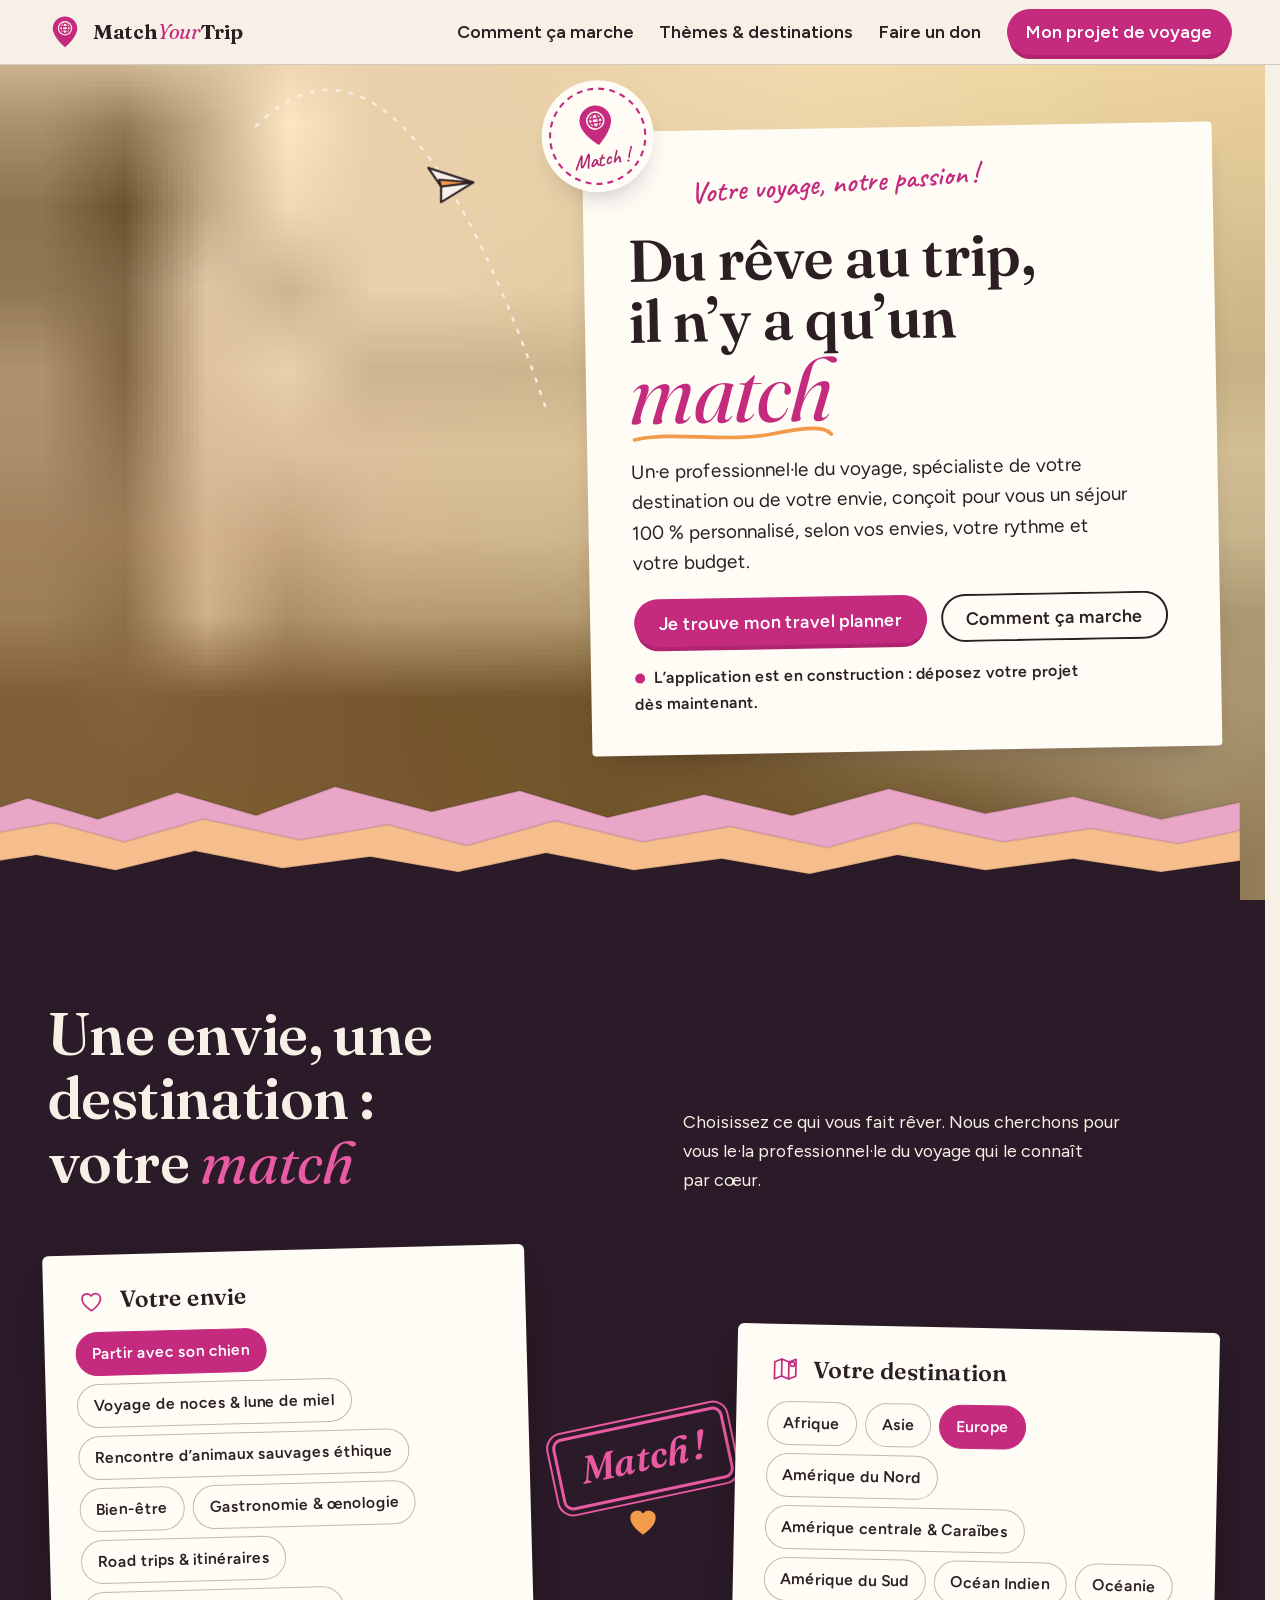
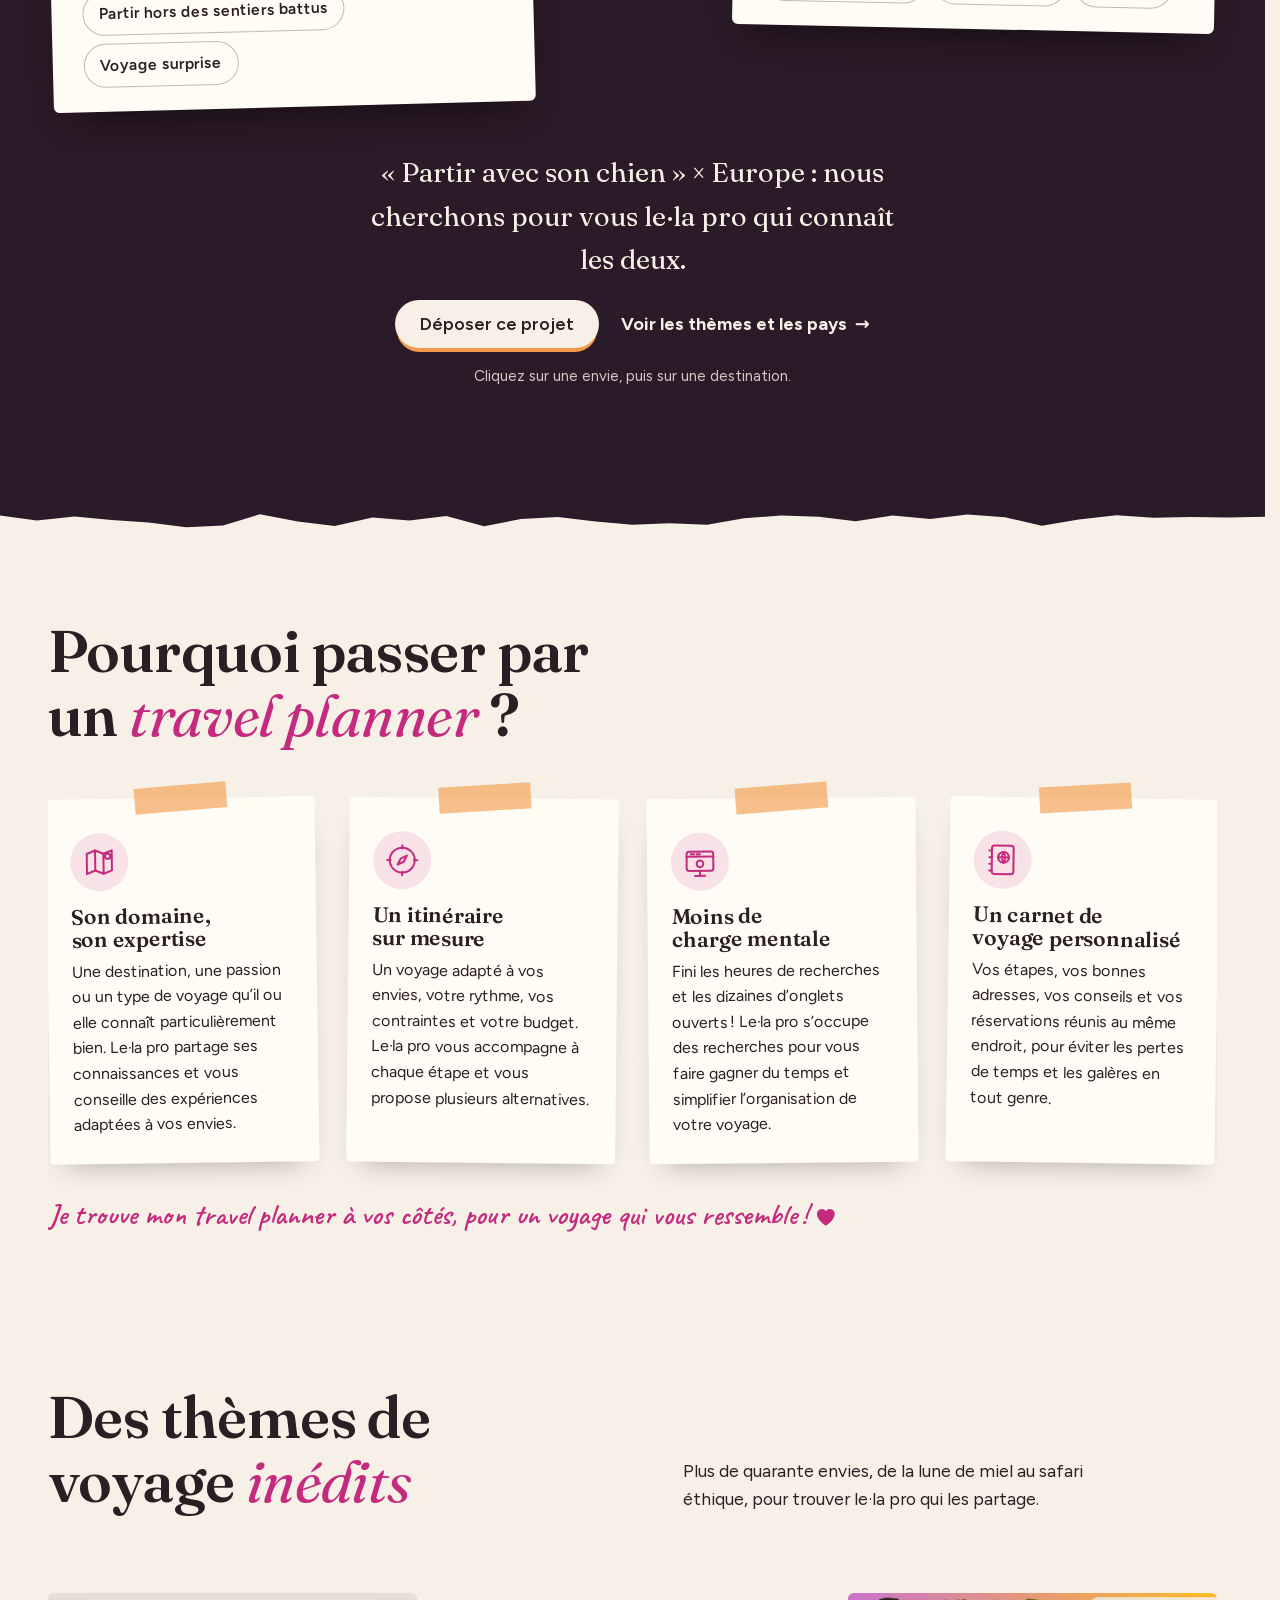
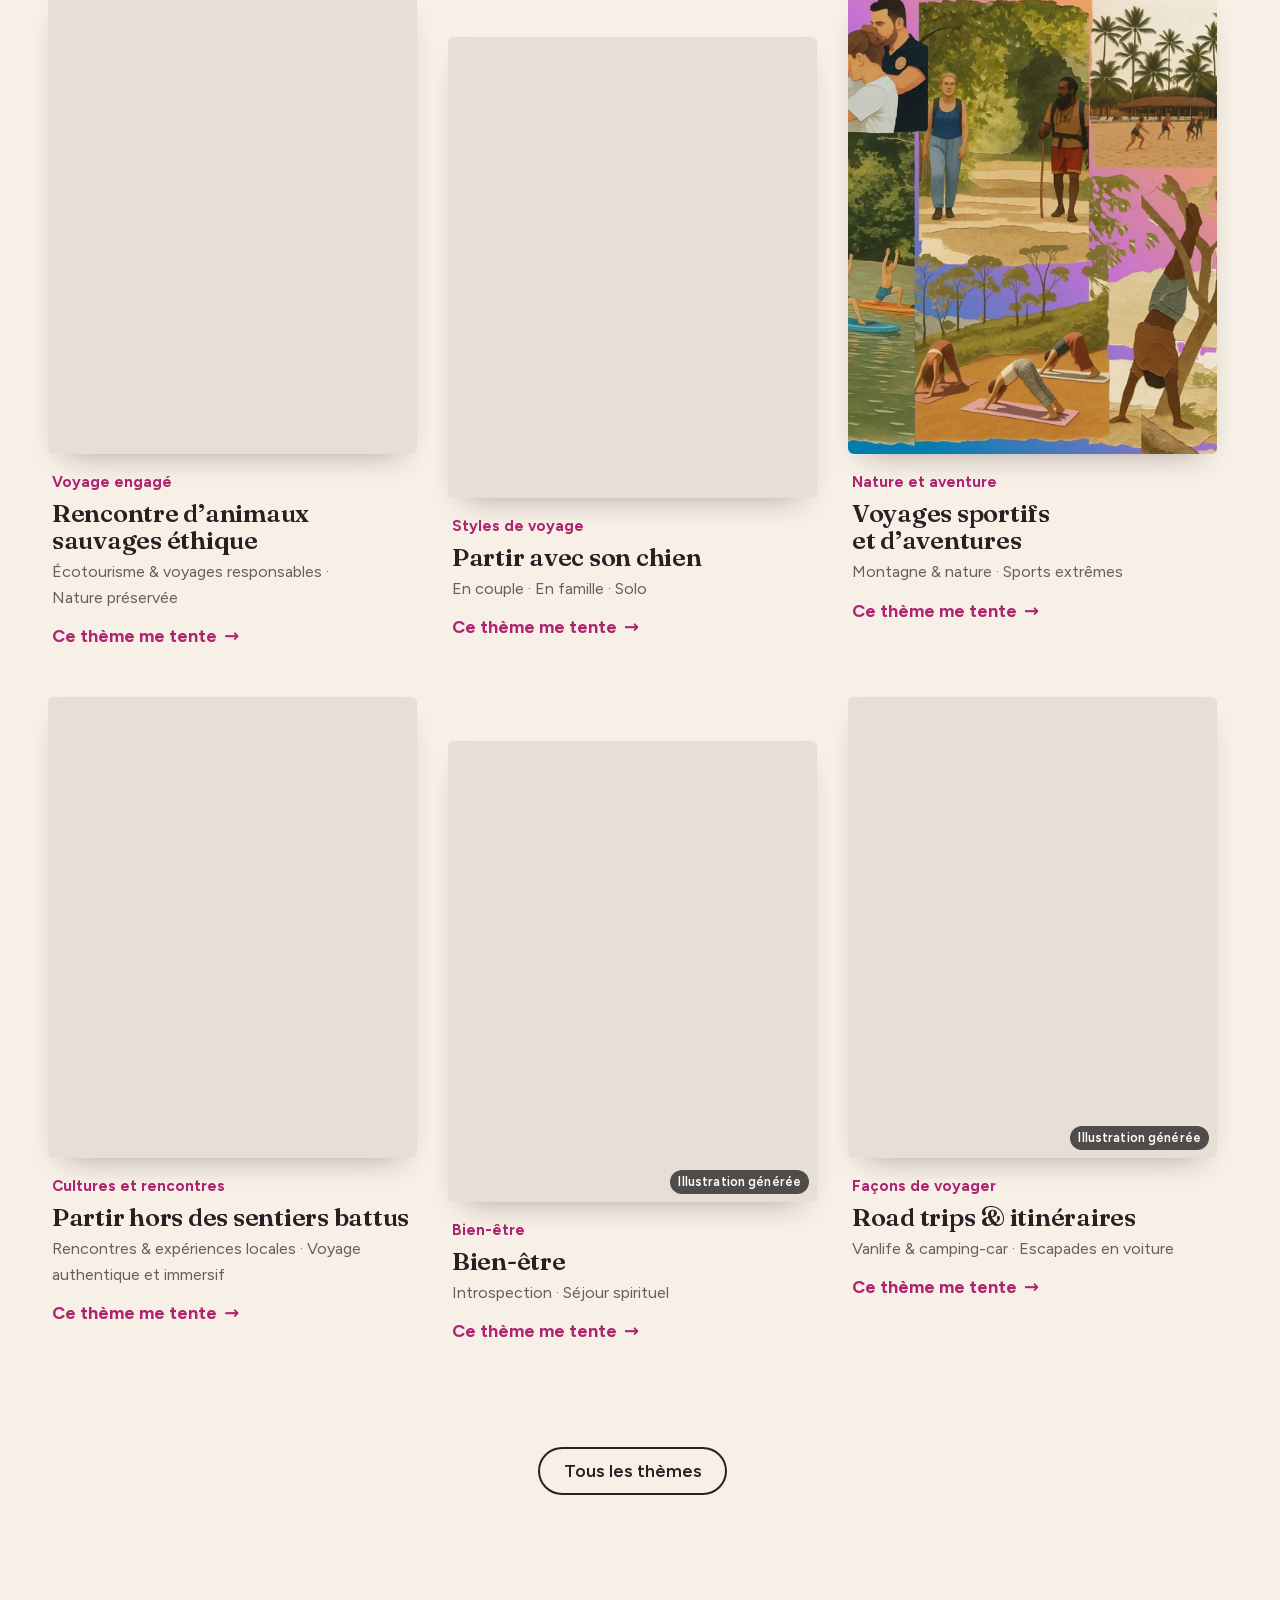
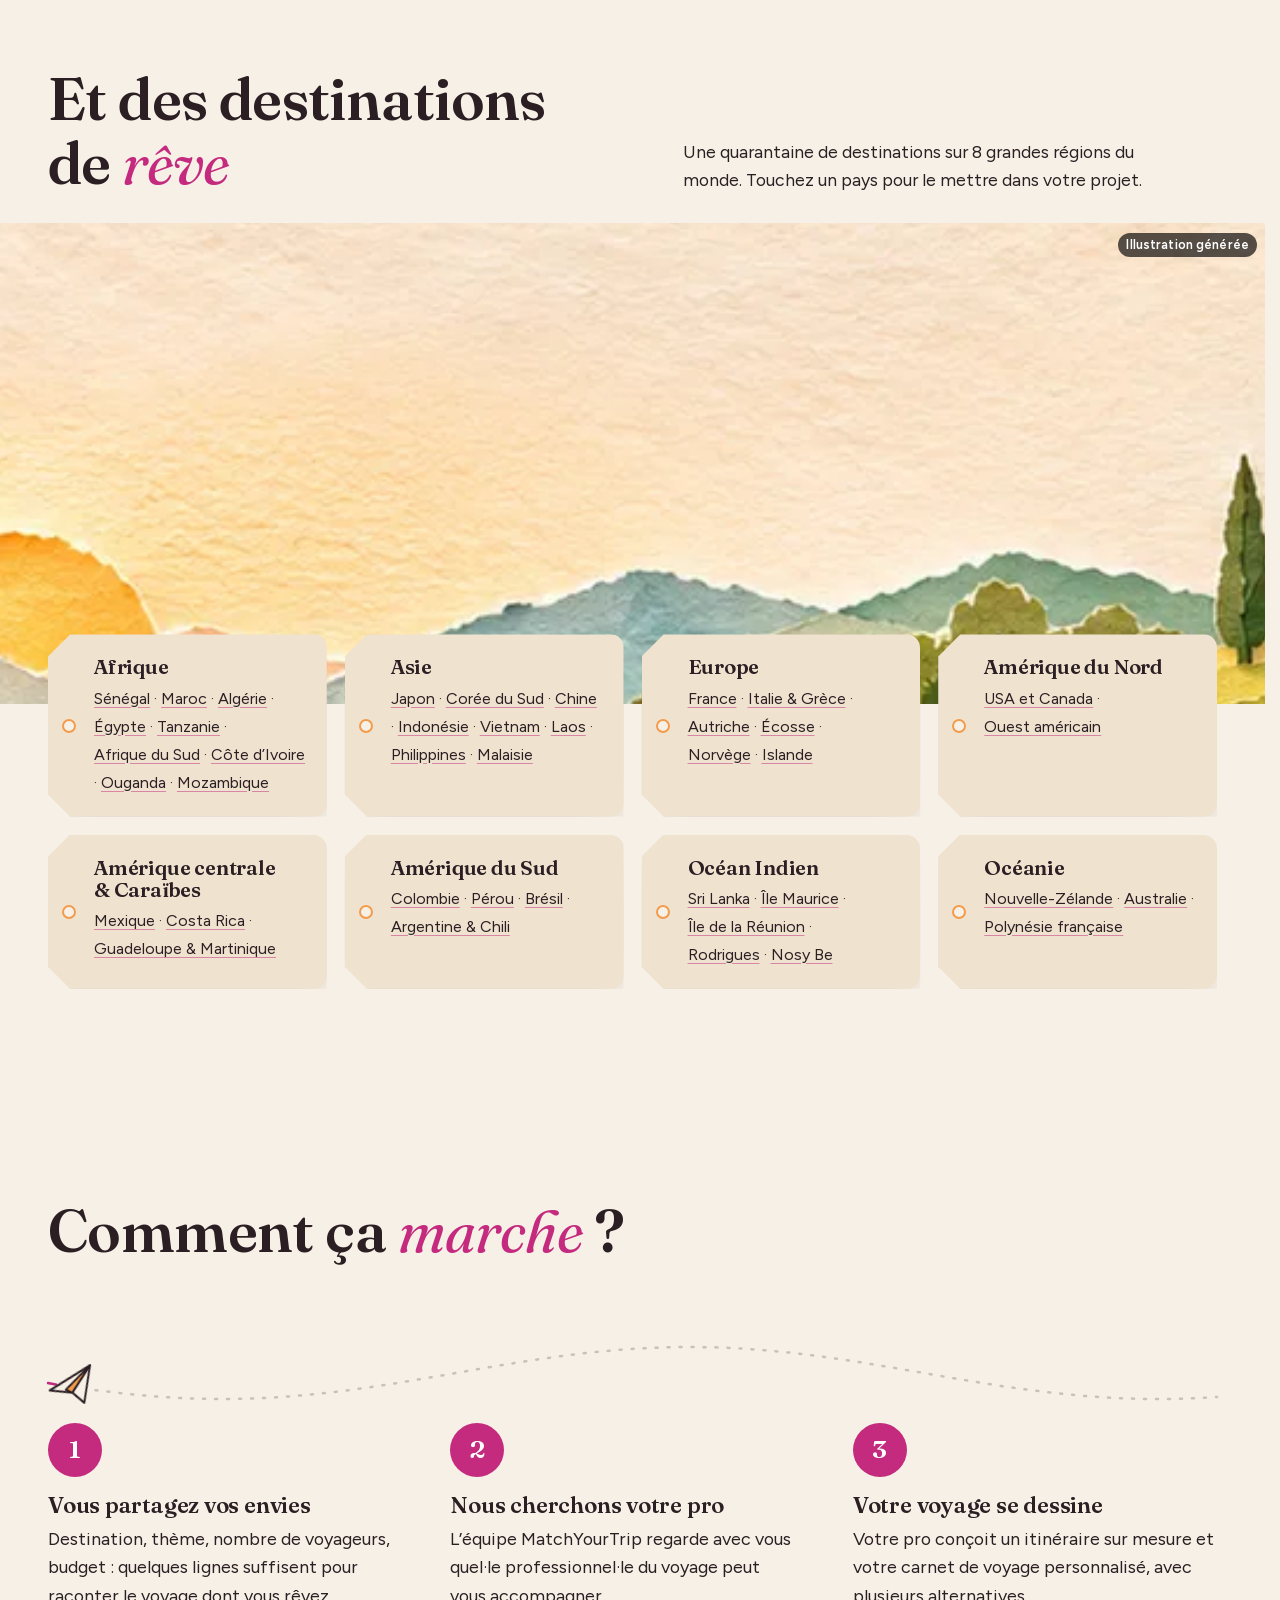
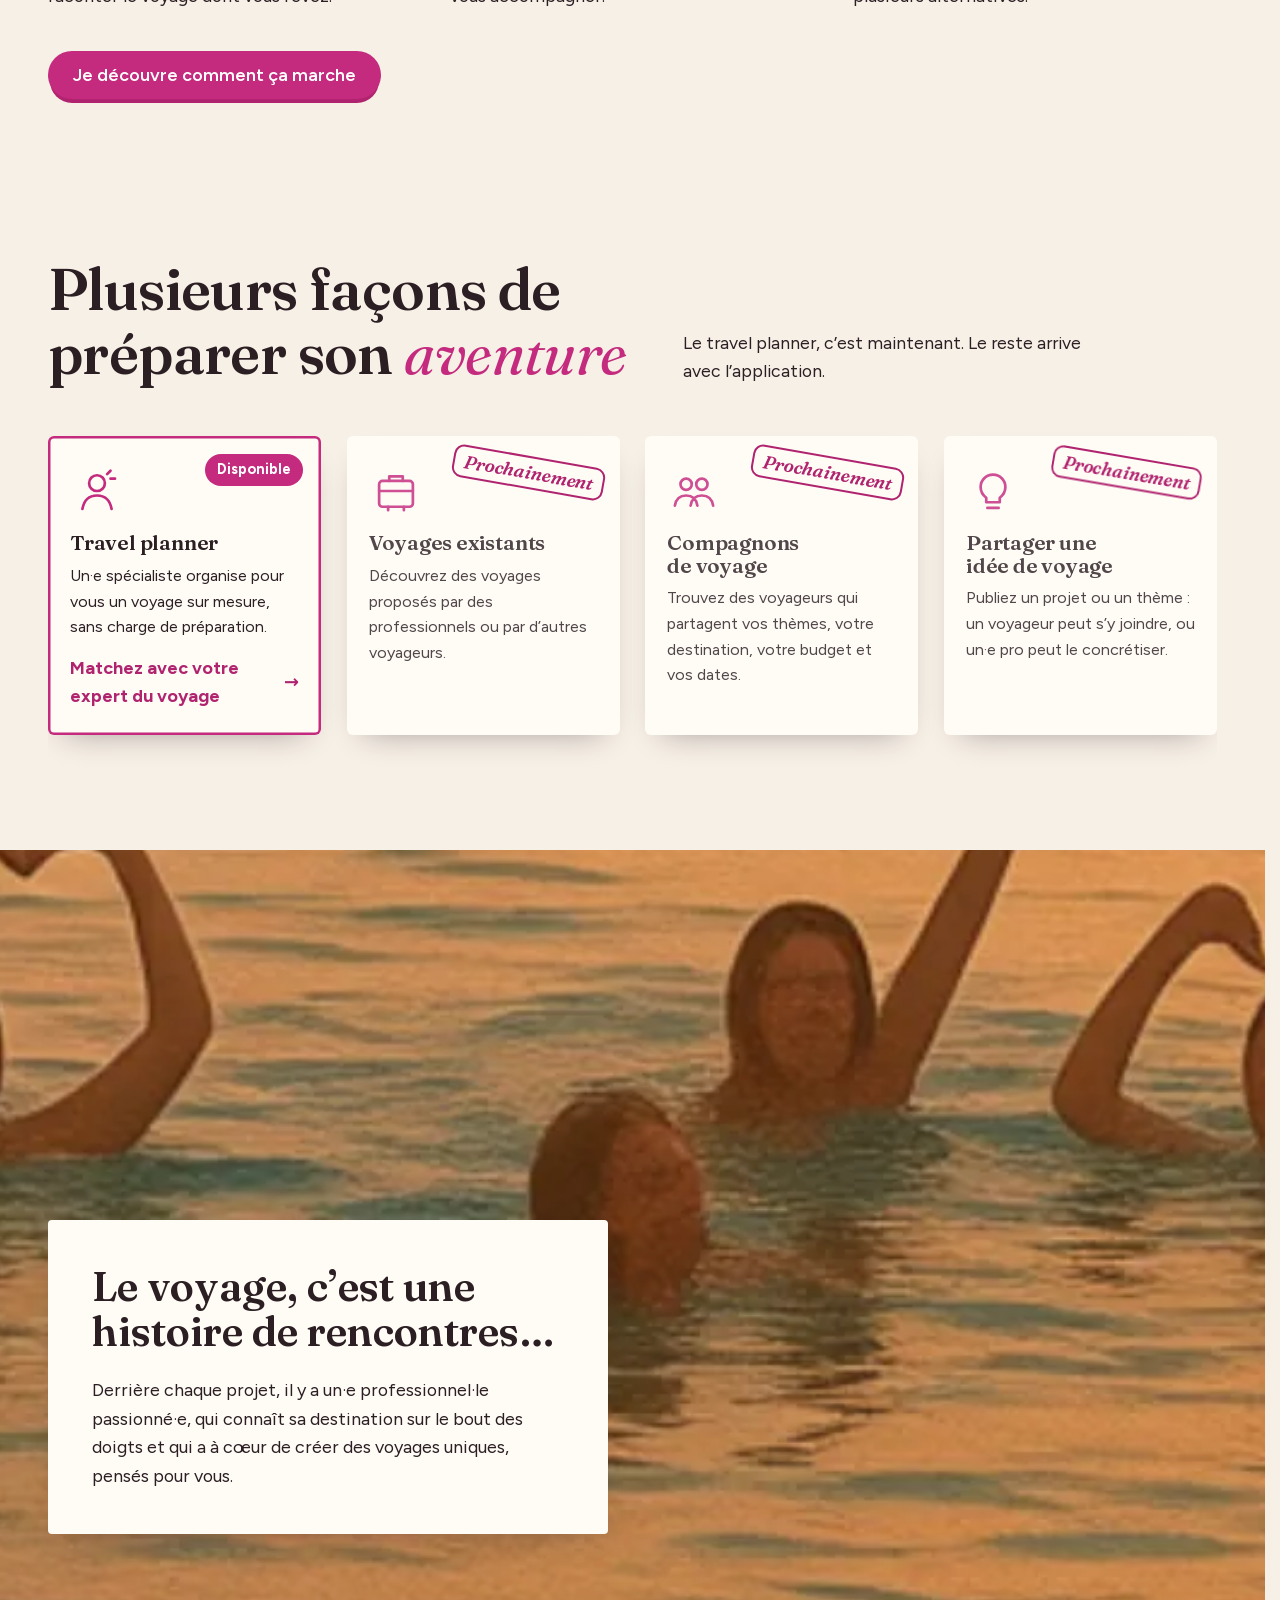
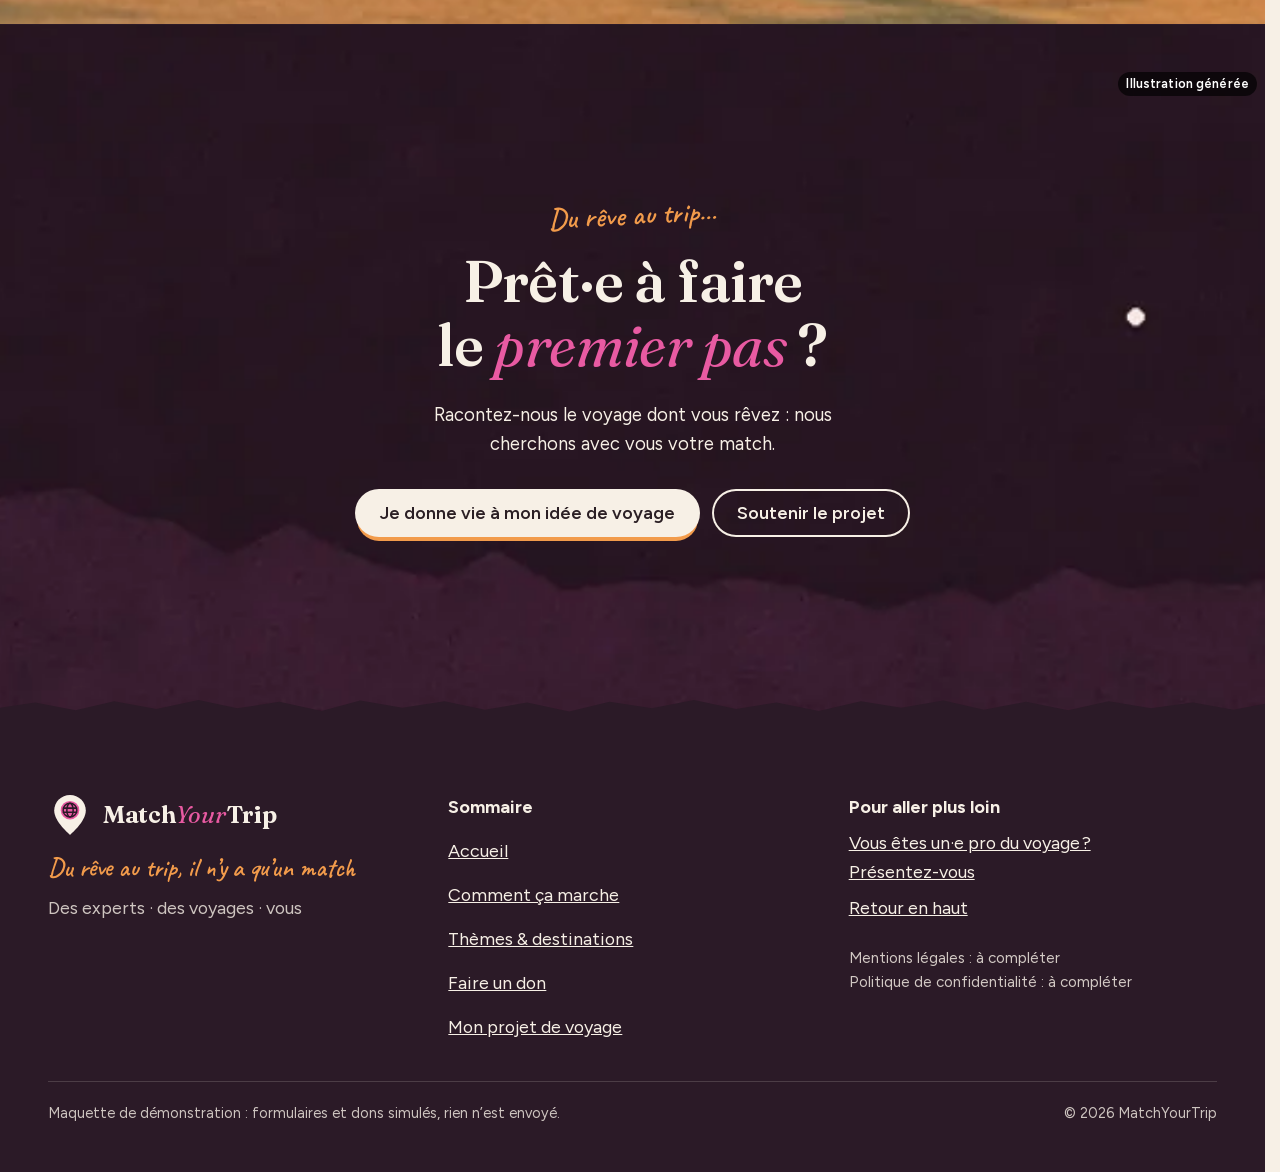
<file: index.html>
<!doctype html>
<html lang="fr" data-v="2" data-curseur>
<head>
<meta charset="utf-8">
<meta name="viewport" content="width=device-width, initial-scale=1, viewport-fit=cover">
<title>MatchYourTrip : du rêve au trip, il n’y a qu’un match</title>
<meta name="description" content="Un·e professionnel·le du voyage, spécialiste de votre destination ou de votre envie, conçoit un séjour 100 % personnalisé selon vos envies, votre rythme et votre budget.">
<meta name="robots" content="noindex, nofollow">
<link rel="canonical" href="https://matchyourtrip-maquette.vercel.app/">
<style>:root{--fond:#F7F0E6;--texte:#2B1F24;--voile-fond:#2B1A27;--ouverture-fond:#F7F0E6;--menu-fond:#F7F0E6}:root { --entete-h: 72px; --barres-h: 0px; } html { background: var(--fond); color: var(--texte); scrollbar-gutter: stable; } body { margin: 0; background: var(--fond); } html.js:not(.secours):not([data-arrivee="retour"]) [data-anime] { opacity: 0; } html.js:not(.secours):not([data-arrivee="retour"]) [data-anime].vu { opacity: 1; } [data-voile] { position: fixed; inset: 0; z-index: 900; background: var(--voile-fond); transform: translateY(100%); visibility: hidden; pointer-events: none; } html[data-arrivee="voile"]:not(.voile-leve):not(.secours) [data-voile] { transform: none; visibility: visible; } html.secours [data-voile] { visibility: hidden !important; } .ouverture-panneau { position: fixed; inset: 0; z-index: 850; display: none; place-content: center; justify-items: center; background: var(--ouverture-fond, var(--voile-fond)); color: var(--fond); text-align: center; } html.js[data-arrivee="intro"]:not(.secours):not(.intro-finie) .ouverture-panneau { display: grid; } html.defilement-bloque, html.defilement-bloque body, html.js[data-arrivee="intro"]:not(.secours):not(.intro-finie), html.js[data-arrivee="intro"]:not(.secours):not(.intro-finie) body, html[data-arrivee="voile"]:not(.voile-leve):not(.secours), html[data-arrivee="voile"]:not(.voile-leve):not(.secours) body { overflow: hidden; } html.js[data-arrivee="intro"]:not(.secours):not(.intro-finie) { background-color: var(--ouverture-fond, var(--voile-fond)); } html[data-arrivee="voile"]:not(.voile-leve):not(.secours) { background-color: var(--voile-fond); }</style>
<script>(function () {
var d = document.documentElement, ss = null, ls = null;
try { ss = window.sessionStorage; ls = window.localStorage; } catch (e) {}
d.classList.add('js');
var nav = performance.getEntriesByType ? performance.getEntriesByType('navigation')[0] : null;
var type = nav ? nav.type : 'navigate';
var depart = null;
try { depart = JSON.parse(ss.getItem('socle:depart') || 'null'); ss.removeItem('socle:depart'); } catch (e) {}
if (depart && !(Date.now() - depart.t < 15000)) depart = null;
var mode = type === 'back_forward' ? 'retour' : type === 'reload' ? 'intro' : depart ? 'voile' : 'intro';
d.setAttribute('data-arrivee', mode);
if (mode === 'voile' && depart.couleur) d.style.setProperty('--voile-fond', depart.couleur);
if (type === 'reload' && 'scrollRestoration' in history) {
history.scrollRestoration = 'manual';
}
try {
var choisie = ls && ls.getItem('socle:langue');
var langue = (d.lang || '').slice(0, 2);
if (choisie && choisie !== langue && type === 'navigate' && !depart) {
var alt = document.querySelector('link[rel="alternate"][hreflang="' + choisie + '"]');
if (alt) location.replace(new URL(alt.href).pathname + location.search + location.hash);
}
} catch (e) {}
setTimeout(function () { if (!d.classList.contains('demarre')) d.classList.add('secours'); }, 2000);
})();</script>
<link rel="preload" href="/assets/fonts/fraunces.woff2" as="font" type="font/woff2" crossorigin>
<link rel="preload" href="/assets/fonts/figtree-var.woff2" as="font" type="font/woff2" crossorigin>
<link rel="stylesheet" href="/assets/css/socle.css?v=2">
<link rel="stylesheet" href="/assets/css/site.css?v=2">
<link rel="modulepreload" href="/assets/js/site.js?v=2">
<link rel="modulepreload" href="/assets/js/socle/index.js?v=2">
<script src="/assets/vendor/gsap.min.js" defer></script>
<script src="/assets/vendor/ScrollTrigger.min.js" defer></script>
<script src="/assets/vendor/SplitText.min.js" defer></script>
<script type="module" src="/assets/js/site.js?v=2"></script>
<meta name="theme-color" content="#F7F0E6">
<link rel="icon" href="/assets/images/favicon.svg" type="image/svg+xml">
<link rel="apple-touch-icon" href="/assets/images/apple-touch-icon.png">
<meta property="og:type" content="website">
<meta property="og:site_name" content="MatchYourTrip">
<meta property="og:locale" content="fr_FR">
<meta property="og:title" content="MatchYourTrip : du rêve au trip, il n’y a qu’un match">
<meta property="og:description" content="Un·e professionnel·le du voyage, spécialiste de votre destination ou de votre envie, conçoit un séjour 100 % personnalisé selon vos envies, votre rythme et votre budget.">
<meta property="og:url" content="https://matchyourtrip-maquette.vercel.app/">
<meta property="og:image" content="https://matchyourtrip-maquette.vercel.app/assets/partage/accueil-fr.jpg">
<meta property="og:image:width" content="1200">
<meta property="og:image:height" content="630">
<meta property="og:image:alt" content="MatchYourTrip : collage en papier découpé, une silhouette regarde l’horizon">
<meta name="twitter:card" content="summary_large_image">
<script type="application/ld+json">{"@context":"https://schema.org","@type":"Organization","name":"MatchYourTrip","url":"https://www.matchyourtrip.fr","slogan":"Du rêve au trip, il n'y a qu'un match","description":"Mise en relation entre voyageurs et professionnels du voyage (travel planners) pour des voyages 100 % personnalisés."}</script>
</head>
<body id="haut">
<div data-voile data-forme="vague" aria-hidden="true"><svg class="voile-vague voile-vague--haut" viewBox="0 0 1440 120" preserveAspectRatio="none" aria-hidden="true"><path d="M0 120 C 240 20 480 20 720 70 S 1200 130 1440 40 V 120 H 0 Z"/></svg><svg class="voile-vague voile-vague--bas" viewBox="0 0 1440 120" preserveAspectRatio="none" aria-hidden="true"><path d="M0 0 C 240 100 480 100 720 50 S 1200 -10 1440 80 V 0 H 0 Z"/></svg><div class="voile-contenu"><img src="/assets/images/logo-clair.svg" alt="" width="56" height="56"><span data-voile-libelle>Accueil</span></div></div>
<div class="ouverture-panneau" data-ouverture aria-hidden="true">
  <div class="intro-scene">
    <svg class="intro-bande intro-bande--g" viewBox="0 0 600 90" preserveAspectRatio="none"><path d="M0 18 L60 8 L120 20 L190 6 L250 18 L320 4 L390 16 L450 6 L520 18 L600 8 L590 22 L598 36 L586 50 L597 64 L588 76 L600 86 L530 76 L460 88 L390 74 L320 86 L250 72 L180 86 L110 74 L50 86 L0 76 Z"/></svg>
    <svg class="intro-bande intro-bande--d" viewBox="0 0 600 90" preserveAspectRatio="none"><path d="M600 14 L540 4 L470 18 L400 6 L330 18 L260 4 L190 16 L130 6 L60 18 L0 8 L12 22 L2 36 L14 50 L3 64 L13 76 L0 86 L70 76 L140 88 L210 74 L280 86 L350 72 L420 86 L490 74 L550 86 L600 78 Z"/></svg>
    <img class="ouverture-logo" src="/assets/images/logo.svg" alt="" width="72" height="72" data-ouverture-objet>
    <svg class="intro-coeur" viewBox="0 0 24 22"><path d="M12 21s-9-5.6-9-12A5 5 0 0 1 12 6a5 5 0 0 1 9 3c0 6.4-9 12-9 12z"/></svg>
  </div>
  <p class="ouverture-nom"><span>Match</span><em>Your</em><span>Trip</span></p>
  <p class="ouverture-ligne">Du rêve au trip, il n’y a qu’un match</p>
</div>
<a class="evitement" href="#contenu">Aller au contenu</a>
<header data-entete>
  <div class="entete-rangee">
    <a class="entete-logo" href="/" data-libelle="Accueil" aria-current="page">
      <img src="/assets/images/logo.svg" alt="" width="36" height="36"><span class="logo-mot">Match<em>Your</em>Trip</span>
    </a>
    <nav data-nav aria-label="Navigation principale">
      <ul><li><a href="/comment-ca-marche" data-libelle="Comment ça marche">Comment ça marche</a></li><li><a href="/themes-et-destinations" data-libelle="Thèmes &amp; destinations">Thèmes &amp; destinations</a></li><li><a href="/faire-un-don" data-libelle="Faire un don">Faire un don</a></li></ul>
    </nav>
    <div class="entete-actions">
      <a class="bouton" href="/mon-projet-de-voyage" data-libelle="Mon projet de voyage">Mon projet de voyage</a>
      <button type="button" data-menu-bouton aria-controls="menu" aria-expanded="false" data-libelle-ouvrir="Menu" data-libelle-fermer="Fermer"><span data-libelle-bouton>Menu</span></button>
      <a class="menu-sansjs" href="#menu" data-menu-lien>Menu</a>
    </div>
  </div>
</header>
<script>/* Avant le premier affichage : rangées de la navigation (même règle que ajusterNav dans assets/js/socle/entete.js)
   et hauteur réelle de l'en-tête, pour que rien ne saute quand le JavaScript du site prend la main. */
(function () {
  var h = document.documentElement, u = document.querySelector('[data-nav] ul'), e = document.querySelector('[data-entete]');
  if (u) {
    var deborde = function () { return u.scrollWidth > u.clientWidth + 1; }, c = deborde();
    if (c && window.matchMedia('(min-width: 900px)').matches) {
      h.classList.add('nav-deux-rangees'); c = deborde();
      if (c) { h.classList.add('nav-deux-lignes'); var a = u.querySelector('a'); c = !a || u.getBoundingClientRect().height > a.getBoundingClientRect().height * 2.5; }
      if (c) h.classList.remove('nav-deux-rangees', 'nav-deux-lignes');
    }
    if (c) h.classList.add('nav-compacte');
  }
  if (e) h.style.setProperty('--entete-h', Math.round(e.getBoundingClientRect().height) + 'px');
})();</script>
<span id="menu-ferme" aria-hidden="true"></span>
<div id="menu" data-menu role="dialog" aria-modal="true" aria-label="Menu">
  <p class="menu-sansjs-fermer"><a href="#menu-ferme">Fermer</a></p>
  <ul><li style="--i:0"><a href="/" class="menu-lien" data-libelle="Accueil" aria-current="page">Accueil</a></li><li style="--i:1"><a href="/comment-ca-marche" class="menu-lien" data-libelle="Comment ça marche">Comment ça marche</a></li><li style="--i:2"><a href="/themes-et-destinations" class="menu-lien" data-libelle="Thèmes &amp; destinations">Thèmes &amp; destinations</a></li><li style="--i:3"><a href="/faire-un-don" class="menu-lien" data-libelle="Faire un don">Faire un don</a></li><li style="--i:4"><a href="/mon-projet-de-voyage" class="menu-lien" data-libelle="Mon projet de voyage">Mon projet de voyage</a></li></ul>
  <p class="menu-action"><a href="/mon-projet-de-voyage#formulaire" class="bouton" data-libelle="Mon projet de voyage">Je trouve mon travel planner</a></p>
  <p class="menu-note">Du rêve au trip, il n’y a qu’un match</p>
</div>
<main id="contenu" tabindex="-1">
<section class="hero" id="debut">
  <figure class="media hero-media" data-effet="papier-couches" style="--cadrage:0% 46%;--cadrage-mobile:14% 28%">
  <picture><source media="(max-width: 760px) and (orientation: portrait)" srcset="/assets/images/accueil-ouverture-mobile-640.webp 640w, /assets/images/accueil-ouverture-mobile-1080.webp 1080w" sizes="100vw">
    <img src="/assets/images/accueil-ouverture-1280.webp" srcset="/assets/images/accueil-ouverture-640.webp 640w, /assets/images/accueil-ouverture-1280.webp 1280w, /assets/images/accueil-ouverture-1920.webp 1920w" sizes="100vw" alt="Collage en papier découpé : une silhouette regarde l’horizon depuis une falaise" width="1280" height="720" fetchpriority="high" loading="eager" decoding="async">
  </picture>
</figure>
  <div class="hero-couches" aria-hidden="true" data-visuel>
    <svg class="couche couche--1" viewBox="0 0 1440 160" preserveAspectRatio="none"><path d="M0 70 L60 52 L140 74 L230 46 L320 70 L410 40 L520 66 L620 44 L720 72 L830 48 L930 70 L1040 42 L1150 68 L1250 50 L1350 74 L1440 56 L1440 160 L0 160Z"/></svg>
    <svg class="couche couche--2" viewBox="0 0 1440 160" preserveAspectRatio="none"><path d="M0 92 L90 78 L170 98 L260 74 L370 96 L470 80 L560 102 L660 76 L760 98 L860 82 L970 104 L1070 78 L1170 98 L1270 84 L1370 100 L1440 86 L1440 160 L0 160Z"/></svg>
    <svg class="couche couche--3" viewBox="0 0 1440 160" preserveAspectRatio="none"><path d="M0 122 L70 112 L160 128 L250 108 L350 126 L450 114 L550 130 L650 110 L750 128 L850 116 L950 132 L1050 112 L1150 128 L1250 116 L1350 130 L1440 118 L1440 160 L0 160Z"/></svg>
  </div>
  <svg class="hero-reve" aria-hidden="true" data-visuel><path class="hero-reve-trait" d=""/></svg>
  <svg class="avion hero-avion" viewBox="0 0 48 40" aria-hidden="true" data-visuel data-effet="reve"><path d="M2 20L46 2 34 38 24 26z" fill="#F7F0E6" stroke="currentColor" stroke-width="2" stroke-linejoin="round"/><path d="M24 26L46 2 18 22z" fill="#F29B4B" stroke="currentColor" stroke-width="2" stroke-linejoin="round"/></svg>
  <div class="hero-feuille">
    <div class="pastille hero-pastille" data-iris-centre="disque" data-grille="fil">
  <svg class="pastille-bord" viewBox="0 0 120 120" aria-hidden="true"><circle cx="60" cy="60" r="56"/></svg>
  <img src="/assets/images/logo.svg" alt="" width="46" height="46">
  <span class="pastille-texte">Match !</span>
</div>
    <p class="note-main hero-note">Votre voyage, notre passion !</p>
    <h1 class="hero-titre" data-grille="typo"><span class="ligne-masque"><span class="hero-ligne">Du rêve au trip,</span></span><span class="ligne-masque"><span class="hero-ligne">il n’y a qu’un</span></span><span class="ligne-masque ligne-masque--match"><span class="hero-ligne"><em class="mot-match">match</em></span></span></h1>
    <p class="hero-intro">Un·e professionnel·le du voyage, spécialiste de votre destination ou de votre envie, conçoit pour vous un séjour 100 % personnalisé, selon vos envies, votre rythme et votre budget.</p>
    <p class="hero-actions">
      <a href="/mon-projet-de-voyage#formulaire" class="bouton" data-libelle="Mon projet de voyage" data-action-principale data-survol="magnetique">Je trouve mon travel planner</a>
      <a href="/comment-ca-marche" class="bouton bouton--contour" data-libelle="Comment ça marche">Comment ça marche</a>
    </p>
    <p class="hero-info" data-info-cle><span class="point-vivant" aria-hidden="true"></span>L’application est en construction : déposez votre projet dès maintenant.</p>
  </div>
</section>
<section class="match" id="match">
  <svg class="dechirure dechirure--haut dechirure--prune dechirure--telephone" viewBox="0 0 1440 40" preserveAspectRatio="none" aria-hidden="true"><path d="M0 40 L0 9.9 L42 22.8 L85 12.9 L127 17.8 L169 10.6 L212 23.3 L254 13.7 L296 12.8 L339 14.7 L381 23.1 L424 19.0 L466 12.5 L508 17.4 L551 18.6 L593 6.3 L635 22.2 L678 19.2 L720 21.5 L762 8.9 L805 10.2 L847 11.8 L889 21.1 L932 17.2 L974 20.4 L1016 12.3 L1059 11.7 L1101 19.0 L1144 7.9 L1186 19.1 L1228 15.1 L1271 15.4 L1313 11.0 L1355 16.1 L1398 6.4 L1440 12.9 L1440 40 Z"/></svg>
  <div class="conteneur">
    <div class="match-tete">
      <h2 class="titre-section" data-anime="lignes">Une envie, une destination : votre <em>match</em></h2>
      <p data-anime>Choisissez ce qui vous fait rêver. Nous cherchons pour vous le·la professionnel·le du voyage qui le connaît par cœur.</p>
    </div>
    <div class="match-table" data-match data-grille="manipuler retour">
      <div class="match-carte match-carte--envie" data-match-carte="g" data-effet="match">
        <p class="match-label"><svg class="icone " viewBox="0 0 48 48" aria-hidden="true" data-visuel><g fill="none" stroke="currentColor" stroke-width="2.4" stroke-linecap="round" stroke-linejoin="round"><path d="M24 39s-13-8-13-17a7 7 0 0 1 13-3.6A7 7 0 0 1 37 22c0 9-13 17-13 17z"/></g></svg>Votre envie</p>
        <ul class="puces" role="list"><li><button type="button" class="puce" data-match-envie="Partir avec son chien" aria-pressed="true">Partir avec son chien</button></li><li><button type="button" class="puce" data-match-envie="Voyage de noces &amp; lune de miel" aria-pressed="false">Voyage de noces &amp; lune de miel</button></li><li><button type="button" class="puce" data-match-envie="Rencontre d’animaux sauvages éthique" aria-pressed="false">Rencontre d’animaux sauvages éthique</button></li><li><button type="button" class="puce" data-match-envie="Bien-être" aria-pressed="false">Bien-être</button></li><li><button type="button" class="puce" data-match-envie="Gastronomie &amp; œnologie" aria-pressed="false">Gastronomie &amp; œnologie</button></li><li><button type="button" class="puce" data-match-envie="Road trips &amp; itinéraires" aria-pressed="false">Road trips &amp; itinéraires</button></li><li><button type="button" class="puce" data-match-envie="Partir hors des sentiers battus" aria-pressed="false">Partir hors des sentiers battus</button></li><li><button type="button" class="puce" data-match-envie="Voyage surprise" aria-pressed="false">Voyage surprise</button></li></ul>
      </div>
      <div class="match-centre" aria-hidden="true" data-visuel>
        <span class="tampon tampon--match" data-match-tampon data-effet="match">Match !</span>
        <svg class="coeur match-coeur" viewBox="0 0 24 22" aria-hidden="true"><path d="M12 21s-9-5.6-9-12A5 5 0 0 1 12 6a5 5 0 0 1 9 3c0 6.4-9 12-9 12z"/></svg>
      </div>
      <div class="match-carte match-carte--dest" data-match-carte="d" data-effet="match">
        <p class="match-label"><svg class="icone " viewBox="0 0 48 48" aria-hidden="true" data-visuel><g fill="none" stroke="currentColor" stroke-width="2.4" stroke-linecap="round" stroke-linejoin="round"><path d="M9 14l10-4 10 4 10-4v24l-10 4-10-4-10 4z"/><path d="M19 10v24M29 14v24"/><circle cx="34" cy="17" r="3.2"/></g></svg>Votre destination</p>
        <ul class="puces" role="list"><li><button type="button" class="puce" data-match-dest="Afrique" aria-pressed="false">Afrique</button></li><li><button type="button" class="puce" data-match-dest="Asie" aria-pressed="false">Asie</button></li><li><button type="button" class="puce" data-match-dest="Europe" aria-pressed="true">Europe</button></li><li><button type="button" class="puce" data-match-dest="Amérique du Nord" aria-pressed="false">Amérique du Nord</button></li><li><button type="button" class="puce" data-match-dest="Amérique centrale &amp; Caraïbes" aria-pressed="false">Amérique centrale &amp; Caraïbes</button></li><li><button type="button" class="puce" data-match-dest="Amérique du Sud" aria-pressed="false">Amérique du Sud</button></li><li><button type="button" class="puce" data-match-dest="Océan Indien" aria-pressed="false">Océan Indien</button></li><li><button type="button" class="puce" data-match-dest="Océanie" aria-pressed="false">Océanie</button></li></ul>
      </div>
    </div>
    <div class="match-resultat">
      <p class="match-phrase" data-match-texte aria-live="polite">« Partir avec son chien » × Europe : nous cherchons pour vous le·la pro qui connaît les deux.</p>
      <p class="match-actions">
        <a class="bouton bouton--clair" data-match-lien href="/mon-projet-de-voyage?envie=Partir%20avec%20son%20chien&amp;destination=Europe#formulaire" data-libelle="Mon projet de voyage">Déposer ce projet</a>
        <a href="/themes-et-destinations" class="lien-fleche lien-fleche--clair" data-libelle="Thèmes &amp; destinations">Voir les thèmes et les pays</a>
      </p>
      <p class="match-aide"><span class="aide-tactile">Touchez une envie, puis une destination.</span><span class="aide-souris">Cliquez sur une envie, puis sur une destination.</span></p>
    </div>
  </div>
  <svg class="dechirure dechirure--bas dechirure--prune" viewBox="0 0 1440 40" preserveAspectRatio="none" aria-hidden="true"><path d="M0 40 L0 22.0 L42 15.4 L85 20.7 L127 15.9 L169 12.8 L212 6.4 L254 8.8 L296 23.7 L339 14.0 L381 8.1 L424 19.5 L466 15.2 L508 21.4 L551 7.8 L593 17.3 L635 20.1 L678 14.0 L720 9.8 L762 11.8 L805 9.7 L847 18.3 L889 22.0 L932 20.3 L974 14.3 L1016 22.1 L1059 17.5 L1101 23.2 L1144 19.7 L1186 8.5 L1228 16.6 L1271 22.2 L1313 19.0 L1355 19.9 L1398 19.2 L1440 20.5 L1440 40 Z"/></svg>
</section>
<section class="pourquoi conteneur" id="pourquoi">
  <h2 class="titre-section" data-anime="lignes">Pourquoi passer par un <em>travel planner</em>&nbsp;?</h2>
  <ul class="fiches" role="list">
    <li class="fiche" style="--r:-0.8deg" data-effet="fiches">
      <span class="scotch" aria-hidden="true"></span>
      <svg class="icone fiche-icone" viewBox="0 0 48 48" aria-hidden="true" data-visuel><g fill="none" stroke="currentColor" stroke-width="2.4" stroke-linecap="round" stroke-linejoin="round"><path d="M9 14l10-4 10 4 10-4v24l-10 4-10-4-10 4z"/><path d="M19 10v24M29 14v24"/><circle cx="34" cy="17" r="3.2"/></g></svg>
      <h3>Son domaine, son expertise</h3>
      <p>Une destination, une passion ou un type de voyage qu’il ou elle connaît particulièrement bien. Le·la pro partage ses connaissances et vous conseille des expériences adaptées à vos envies.</p>
    </li><li class="fiche" style="--r:0.6deg" data-effet="fiches">
      <span class="scotch" aria-hidden="true"></span>
      <svg class="icone fiche-icone" viewBox="0 0 48 48" aria-hidden="true" data-visuel><g fill="none" stroke="currentColor" stroke-width="2.4" stroke-linecap="round" stroke-linejoin="round"><circle cx="24" cy="24" r="15"/><path d="M29.5 18.5l-3.6 7.4-7.4 3.6 3.6-7.4z"/><path d="M24 6v4M24 38v4M6 24h4M38 24h4"/></g></svg>
      <h3>Un itinéraire sur mesure</h3>
      <p>Un voyage adapté à vos envies, votre rythme, vos contraintes et votre budget. Le·la pro vous accompagne à chaque étape et vous propose plusieurs alternatives.</p>
    </li><li class="fiche" style="--r:-0.5deg" data-effet="fiches">
      <span class="scotch" aria-hidden="true"></span>
      <svg class="icone fiche-icone" viewBox="0 0 48 48" aria-hidden="true" data-visuel><g fill="none" stroke="currentColor" stroke-width="2.4" stroke-linecap="round" stroke-linejoin="round"><rect x="8" y="12" width="32" height="23" rx="3"/><path d="M8 18h32M13 15h4M20 15h4"/><path d="M18 41h12M24 35v6"/><circle cx="24" cy="26.5" r="4"/></g></svg>
      <h3>Moins de charge mentale</h3>
      <p>Fini les heures de recherches et les dizaines d’onglets ouverts ! Le·la pro s’occupe des recherches pour vous faire gagner du temps et simplifier l’organisation de votre voyage.</p>
    </li><li class="fiche" style="--r:0.8deg" data-effet="fiches">
      <span class="scotch" aria-hidden="true"></span>
      <svg class="icone fiche-icone" viewBox="0 0 48 48" aria-hidden="true" data-visuel><g fill="none" stroke="currentColor" stroke-width="2.4" stroke-linecap="round" stroke-linejoin="round"><rect x="11" y="7" width="26" height="34" rx="3"/><path d="M11 13H8M11 21H8M11 29H8M11 37H8"/><circle cx="25" cy="21" r="6.5"/><path d="M18.5 21h13M25 14.5c2.4 3.6 2.4 9.4 0 13M25 14.5c-2.4 3.6-2.4 9.4 0 13"/></g></svg>
      <h3>Un carnet de voyage personnalisé</h3>
      <p>Vos étapes, vos bonnes adresses, vos conseils et vos réservations réunis au même endroit, pour éviter les pertes de temps et les galères en tout genre.</p>
    </li>
  </ul>
  <p class="note-main pourquoi-note" data-anime>Je trouve mon travel planner à vos côtés, pour un voyage qui vous ressemble ! <svg class="coeur note-coeur" viewBox="0 0 24 22" aria-hidden="true"><path d="M12 21s-9-5.6-9-12A5 5 0 0 1 12 6a5 5 0 0 1 9 3c0 6.4-9 12-9 12z"/></svg></p>
</section>
<section class="vedettes" id="themes">
  <div class="conteneur vedettes-tete">
    <h2 class="titre-section" data-anime="lignes">Des thèmes de voyage <em>inédits</em></h2>
    <p data-anime>Plus de quarante envies, de la lune de miel au safari éthique, pour trouver le·la pro qui les partage.</p>
    <p class="vedettes-glisser" aria-hidden="true">Faites glisser →</p>
  </div>
  <div class="vedettes-piste" data-galerie tabindex="0" role="region" aria-label="Des thèmes de voyage inédits">
    <article class="vedette vedette--0" data-effet="colonnes">
      <figure class="media vedette-media" style="--cadrage:50% 50%;aspect-ratio:4 / 5">
  <picture>
    <img src="/assets/images/theme-animaux-784.webp" srcset="/assets/images/theme-animaux-480.webp 480w, /assets/images/theme-animaux-640.webp 640w, /assets/images/theme-animaux-784.webp 784w" sizes="(max-width: 760px) 78vw, 30vw" alt="Collage d’animaux sauvages : orang-outan, éléphant, léopard, calao" width="784" height="980" loading="lazy" decoding="async">
  </picture>
</figure>
      <div class="vedette-texte">
        <p class="vedette-famille">Voyage engagé</p>
        <h3>Rencontre d’animaux sauvages éthique</h3>
        <p class="vedette-items">Écotourisme &amp; voyages responsables · Nature préservée</p>
        <a href="/mon-projet-de-voyage?envie=Rencontre%20d%E2%80%99animaux%20sauvages%20%C3%A9thique#formulaire" class="lien-fleche" data-libelle="Mon projet de voyage">Ce thème me tente</a>
      </div>
    </article><article class="vedette vedette--1" data-effet="colonnes">
      <figure class="media vedette-media" style="--cadrage:50% 50%;aspect-ratio:4 / 5">
  <picture>
    <img src="/assets/images/theme-chien-784.webp" srcset="/assets/images/theme-chien-480.webp 480w, /assets/images/theme-chien-640.webp 640w, /assets/images/theme-chien-784.webp 784w" sizes="(max-width: 760px) 78vw, 30vw" alt="Collage : voyager avec son chien, de la plage à la montagne" width="784" height="980" loading="lazy" decoding="async">
  </picture>
</figure>
      <div class="vedette-texte">
        <p class="vedette-famille">Styles de voyage</p>
        <h3>Partir avec son chien</h3>
        <p class="vedette-items">En couple · En famille · Solo</p>
        <a href="/mon-projet-de-voyage?envie=Partir%20avec%20son%20chien#formulaire" class="lien-fleche" data-libelle="Mon projet de voyage">Ce thème me tente</a>
      </div>
    </article><article class="vedette vedette--2" data-effet="colonnes">
      <figure class="media vedette-media" style="--cadrage:50% 50%;aspect-ratio:4 / 5">
  <picture>
    <img src="/assets/images/theme-aventure-784.webp" srcset="/assets/images/theme-aventure-480.webp 480w, /assets/images/theme-aventure-640.webp 640w, /assets/images/theme-aventure-784.webp 784w" sizes="(max-width: 760px) 78vw, 30vw" alt="Collage : randonnée, paddle, yoga et volley sur la plage" width="784" height="980" loading="lazy" decoding="async">
  </picture>
</figure>
      <div class="vedette-texte">
        <p class="vedette-famille">Nature et aventure</p>
        <h3>Voyages sportifs et d’aventures</h3>
        <p class="vedette-items">Montagne &amp; nature · Sports extrêmes</p>
        <a href="/mon-projet-de-voyage?envie=Voyages%20sportifs%20et%20d%E2%80%99aventures#formulaire" class="lien-fleche" data-libelle="Mon projet de voyage">Ce thème me tente</a>
      </div>
    </article><article class="vedette vedette--0" data-effet="colonnes">
      <figure class="media vedette-media" style="--cadrage:50% 50%;aspect-ratio:4 / 5">
  <picture>
    <img src="/assets/images/theme-rencontres-784.webp" srcset="/assets/images/theme-rencontres-480.webp 480w, /assets/images/theme-rencontres-640.webp 640w, /assets/images/theme-rencontres-784.webp 784w" sizes="(max-width: 760px) 78vw, 30vw" alt="Partir hors des sentiers battus" width="784" height="980" loading="lazy" decoding="async">
  </picture>
</figure>
      <div class="vedette-texte">
        <p class="vedette-famille">Cultures et rencontres</p>
        <h3>Partir hors des sentiers battus</h3>
        <p class="vedette-items">Rencontres &amp; expériences locales · Voyage authentique et immersif</p>
        <a href="/mon-projet-de-voyage?envie=Partir%20hors%20des%20sentiers%20battus#formulaire" class="lien-fleche" data-libelle="Mon projet de voyage">Ce thème me tente</a>
      </div>
    </article><article class="vedette vedette--1" data-effet="colonnes">
      <figure class="media vedette-media" data-grok style="--cadrage:50% 50%;aspect-ratio:4 / 5">
  <picture>
    <img src="/assets/images/grok/theme-bien-etre-784.webp" srcset="/assets/images/grok/theme-bien-etre-480.webp 480w, /assets/images/grok/theme-bien-etre-640.webp 640w, /assets/images/grok/theme-bien-etre-784.webp 784w" sizes="(max-width: 760px) 78vw, 30vw" alt="Collage : une personne de dos médite au-dessus d’une mer de nuages" width="784" height="980" loading="lazy" decoding="async">
  </picture><figcaption class="mention-ia">Illustration générée</figcaption>
</figure>
      <div class="vedette-texte">
        <p class="vedette-famille">Bien-être</p>
        <h3>Bien-être</h3>
        <p class="vedette-items">Introspection · Séjour spirituel</p>
        <a href="/mon-projet-de-voyage?envie=Bien-%C3%AAtre#formulaire" class="lien-fleche" data-libelle="Mon projet de voyage">Ce thème me tente</a>
      </div>
    </article><article class="vedette vedette--2" data-effet="colonnes">
      <figure class="media vedette-media" data-grok style="--cadrage:50% 50%;aspect-ratio:4 / 5">
  <picture>
    <img src="/assets/images/grok/theme-route-784.webp" srcset="/assets/images/grok/theme-route-480.webp 480w, /assets/images/grok/theme-route-640.webp 640w, /assets/images/grok/theme-route-784.webp 784w" sizes="(max-width: 760px) 78vw, 30vw" alt="Collage : route côtière sinueuse et petit van" width="784" height="980" loading="lazy" decoding="async">
  </picture><figcaption class="mention-ia">Illustration générée</figcaption>
</figure>
      <div class="vedette-texte">
        <p class="vedette-famille">Façons de voyager</p>
        <h3>Road trips &amp; itinéraires</h3>
        <p class="vedette-items">Vanlife &amp; camping-car · Escapades en voiture</p>
        <a href="/mon-projet-de-voyage?envie=Road%20trips%20%26%20itin%C3%A9raires#formulaire" class="lien-fleche" data-libelle="Mon projet de voyage">Ce thème me tente</a>
      </div>
    </article>
  </div>
  <p class="conteneur vedettes-tous" data-anime><a href="/themes-et-destinations" class="bouton bouton--contour" data-libelle="Thèmes &amp; destinations">Tous les thèmes</a></p>
</section>
<section class="destinations" id="destinations">
  <div class="conteneur destinations-tete">
    <h2 class="titre-section" data-anime="lignes">Et des destinations de <em>rêve</em></h2>
    <p data-anime>Une quarantaine de destinations sur 8 grandes régions du monde. Touchez un pays pour le mettre dans votre projet.</p>
  </div>
  <figure class="media destinations-bande" data-grok data-fx="parallaxe" data-fx-force="8" style="--cadrage:50% 50%">
  <picture><source media="(max-width: 760px) and (orientation: portrait)" srcset="/assets/images/grok/themes-ouverture-mobile-640.webp 640w, /assets/images/grok/themes-ouverture-mobile-1080.webp 1080w" sizes="100vw">
    <img src="/assets/images/grok/themes-ouverture-1280.webp" srcset="/assets/images/grok/themes-ouverture-640.webp 640w, /assets/images/grok/themes-ouverture-1280.webp 1280w, /assets/images/grok/themes-ouverture-1920.webp 1920w" sizes="100vw" alt="Panorama en papier déchiré : lagon, collines, dunes et sommets enneigés" width="1280" height="549" loading="lazy" decoding="async">
  </picture><figcaption class="mention-ia">Illustration générée</figcaption>
</figure>
  <ul class="conteneur etiquettes" role="list">
    <li class="etiquette" style="--r:-3deg" data-effet="etiquettes">
      <span class="etiquette-trou" aria-hidden="true"></span>
      <h3>Afrique</h3>
      <p class="etiquette-pays"><a href="/mon-projet-de-voyage?destination=S%C3%A9n%C3%A9gal#formulaire" data-libelle="Mon projet de voyage">Sénégal</a> · <a href="/mon-projet-de-voyage?destination=Maroc#formulaire" data-libelle="Mon projet de voyage">Maroc</a> · <a href="/mon-projet-de-voyage?destination=Alg%C3%A9rie#formulaire" data-libelle="Mon projet de voyage">Algérie</a> · <a href="/mon-projet-de-voyage?destination=%C3%89gypte#formulaire" data-libelle="Mon projet de voyage">Égypte</a> · <a href="/mon-projet-de-voyage?destination=Tanzanie#formulaire" data-libelle="Mon projet de voyage">Tanzanie</a> · <a href="/mon-projet-de-voyage?destination=Afrique%20du%20Sud#formulaire" data-libelle="Mon projet de voyage">Afrique du Sud</a> · <a href="/mon-projet-de-voyage?destination=C%C3%B4te%20d%E2%80%99Ivoire#formulaire" data-libelle="Mon projet de voyage">Côte d’Ivoire</a> · <a href="/mon-projet-de-voyage?destination=Ouganda#formulaire" data-libelle="Mon projet de voyage">Ouganda</a> · <a href="/mon-projet-de-voyage?destination=Mozambique#formulaire" data-libelle="Mon projet de voyage">Mozambique</a></p>
    </li><li class="etiquette" style="--r:2deg" data-effet="etiquettes">
      <span class="etiquette-trou" aria-hidden="true"></span>
      <h3>Asie</h3>
      <p class="etiquette-pays"><a href="/mon-projet-de-voyage?destination=Japon#formulaire" data-libelle="Mon projet de voyage">Japon</a> · <a href="/mon-projet-de-voyage?destination=Cor%C3%A9e%20du%20Sud#formulaire" data-libelle="Mon projet de voyage">Corée du Sud</a> · <a href="/mon-projet-de-voyage?destination=Chine#formulaire" data-libelle="Mon projet de voyage">Chine</a> · <a href="/mon-projet-de-voyage?destination=Indon%C3%A9sie#formulaire" data-libelle="Mon projet de voyage">Indonésie</a> · <a href="/mon-projet-de-voyage?destination=Vietnam#formulaire" data-libelle="Mon projet de voyage">Vietnam</a> · <a href="/mon-projet-de-voyage?destination=Laos#formulaire" data-libelle="Mon projet de voyage">Laos</a> · <a href="/mon-projet-de-voyage?destination=Philippines#formulaire" data-libelle="Mon projet de voyage">Philippines</a> · <a href="/mon-projet-de-voyage?destination=Malaisie#formulaire" data-libelle="Mon projet de voyage">Malaisie</a></p>
    </li><li class="etiquette" style="--r:-1.5deg" data-effet="etiquettes">
      <span class="etiquette-trou" aria-hidden="true"></span>
      <h3>Europe</h3>
      <p class="etiquette-pays"><a href="/mon-projet-de-voyage?destination=France#formulaire" data-libelle="Mon projet de voyage">France</a> · <a href="/mon-projet-de-voyage?destination=Italie%20%26%20Gr%C3%A8ce#formulaire" data-libelle="Mon projet de voyage">Italie &amp; Grèce</a> · <a href="/mon-projet-de-voyage?destination=Autriche#formulaire" data-libelle="Mon projet de voyage">Autriche</a> · <a href="/mon-projet-de-voyage?destination=%C3%89cosse#formulaire" data-libelle="Mon projet de voyage">Écosse</a> · <a href="/mon-projet-de-voyage?destination=Norv%C3%A8ge#formulaire" data-libelle="Mon projet de voyage">Norvège</a> · <a href="/mon-projet-de-voyage?destination=Islande#formulaire" data-libelle="Mon projet de voyage">Islande</a></p>
    </li><li class="etiquette" style="--r:2.5deg" data-effet="etiquettes">
      <span class="etiquette-trou" aria-hidden="true"></span>
      <h3>Amérique du Nord</h3>
      <p class="etiquette-pays"><a href="/mon-projet-de-voyage?destination=USA%20et%20Canada#formulaire" data-libelle="Mon projet de voyage">USA et Canada</a> · <a href="/mon-projet-de-voyage?destination=Ouest%20am%C3%A9ricain#formulaire" data-libelle="Mon projet de voyage">Ouest américain</a></p>
    </li><li class="etiquette" style="--r:-2deg" data-effet="etiquettes">
      <span class="etiquette-trou" aria-hidden="true"></span>
      <h3>Amérique centrale &amp; Caraïbes</h3>
      <p class="etiquette-pays"><a href="/mon-projet-de-voyage?destination=Mexique#formulaire" data-libelle="Mon projet de voyage">Mexique</a> · <a href="/mon-projet-de-voyage?destination=Costa%20Rica#formulaire" data-libelle="Mon projet de voyage">Costa Rica</a> · <a href="/mon-projet-de-voyage?destination=Guadeloupe%20%26%20Martinique#formulaire" data-libelle="Mon projet de voyage">Guadeloupe &amp; Martinique</a></p>
    </li><li class="etiquette" style="--r:1.5deg" data-effet="etiquettes">
      <span class="etiquette-trou" aria-hidden="true"></span>
      <h3>Amérique du Sud</h3>
      <p class="etiquette-pays"><a href="/mon-projet-de-voyage?destination=Colombie#formulaire" data-libelle="Mon projet de voyage">Colombie</a> · <a href="/mon-projet-de-voyage?destination=P%C3%A9rou#formulaire" data-libelle="Mon projet de voyage">Pérou</a> · <a href="/mon-projet-de-voyage?destination=Br%C3%A9sil#formulaire" data-libelle="Mon projet de voyage">Brésil</a> · <a href="/mon-projet-de-voyage?destination=Argentine%20%26%20Chili#formulaire" data-libelle="Mon projet de voyage">Argentine &amp; Chili</a></p>
    </li><li class="etiquette" style="--r:-2.5deg" data-effet="etiquettes">
      <span class="etiquette-trou" aria-hidden="true"></span>
      <h3>Océan Indien</h3>
      <p class="etiquette-pays"><a href="/mon-projet-de-voyage?destination=Sri%20Lanka#formulaire" data-libelle="Mon projet de voyage">Sri Lanka</a> · <a href="/mon-projet-de-voyage?destination=%C3%8Ele%20Maurice#formulaire" data-libelle="Mon projet de voyage">Île Maurice</a> · <a href="/mon-projet-de-voyage?destination=%C3%8Ele%20de%20la%20R%C3%A9union#formulaire" data-libelle="Mon projet de voyage">Île de la Réunion</a> · <a href="/mon-projet-de-voyage?destination=Rodrigues#formulaire" data-libelle="Mon projet de voyage">Rodrigues</a> · <a href="/mon-projet-de-voyage?destination=Nosy%20Be#formulaire" data-libelle="Mon projet de voyage">Nosy Be</a></p>
    </li><li class="etiquette" style="--r:2deg" data-effet="etiquettes">
      <span class="etiquette-trou" aria-hidden="true"></span>
      <h3>Océanie</h3>
      <p class="etiquette-pays"><a href="/mon-projet-de-voyage?destination=Nouvelle-Z%C3%A9lande#formulaire" data-libelle="Mon projet de voyage">Nouvelle-Zélande</a> · <a href="/mon-projet-de-voyage?destination=Australie#formulaire" data-libelle="Mon projet de voyage">Australie</a> · <a href="/mon-projet-de-voyage?destination=Polyn%C3%A9sie%20fran%C3%A7aise#formulaire" data-libelle="Mon projet de voyage">Polynésie française</a></p>
    </li>
  </ul>
</section>
<section class="etapes" id="etapes">
  <div class="conteneur">
    <h2 class="titre-section" data-anime="lignes">Comment ça <em>marche</em>&nbsp;?</h2>
    <div class="etapes-parcours">
      <svg class="etapes-trace" aria-hidden="true" data-visuel><path class="etapes-trace-fond" d=""/><path class="etapes-trace-plein" d=""/></svg>
      <svg class="avion etapes-avion" viewBox="0 0 48 40" aria-hidden="true" data-visuel data-effet="avion"><path d="M2 20L46 2 34 38 24 26z" fill="#F7F0E6" stroke="currentColor" stroke-width="2" stroke-linejoin="round"/><path d="M24 26L46 2 18 22z" fill="#F29B4B" stroke="currentColor" stroke-width="2" stroke-linejoin="round"/></svg>
      <ol class="etapes-liste" role="list">
        <li class="etape"><span class="etape-num" aria-hidden="true">1</span><h3>Vous partagez vos envies</h3><p>Destination, thème, nombre de voyageurs, budget : quelques lignes suffisent pour raconter le voyage dont vous rêvez.</p></li><li class="etape"><span class="etape-num" aria-hidden="true">2</span><h3>Nous cherchons votre pro</h3><p>L’équipe MatchYourTrip regarde avec vous quel·le professionnel·le du voyage peut vous accompagner.</p></li><li class="etape"><span class="etape-num" aria-hidden="true">3</span><h3>Votre voyage se dessine</h3><p>Votre pro conçoit un itinéraire sur mesure et votre carnet de voyage personnalisé, avec plusieurs alternatives.</p></li>
      </ol>
    </div>
    <p class="etapes-action" data-anime><a href="/comment-ca-marche" class="bouton" data-libelle="Comment ça marche">Je découvre comment ça marche</a></p>
  </div>
</section>
<section class="formules conteneur" id="formules">
  <div class="formules-tete">
    <h2 class="titre-section" data-anime="lignes">Plusieurs façons de préparer son <em>aventure</em></h2>
    <p data-anime>Le travel planner, c’est maintenant. Le reste arrive avec l’application.</p>
  </div>
  <ul class="formules-liste" role="list">
    <li class="formule formule--disponible">
      <svg class="icone formule-icone" viewBox="0 0 48 48" aria-hidden="true" data-visuel><g fill="none" stroke="currentColor" stroke-width="2.4" stroke-linecap="round" stroke-linejoin="round"><circle cx="24" cy="17" r="7"/><path d="M11 40c1.5-8 6.5-12 13-12s11.5 4 13 12"/><path d="M33 9l3-3M36 13h4"/></g></svg>
      <h3>Travel planner</h3>
      <p>Un·e spécialiste organise pour vous un voyage sur mesure, sans charge de préparation.</p>
      <span class="ruban-statut">Disponible</span><a href="/mon-projet-de-voyage#formulaire" class="lien-fleche" data-libelle="Mon projet de voyage">Matchez avec votre expert du voyage</a>
    </li><li class="formule formule--bientot">
      <svg class="icone formule-icone" viewBox="0 0 48 48" aria-hidden="true" data-visuel><g fill="none" stroke="currentColor" stroke-width="2.4" stroke-linecap="round" stroke-linejoin="round"><rect x="9" y="15" width="30" height="23" rx="3"/><path d="M18 15v-4h12v4M9 24h30M17 38v3M31 38v3"/></g></svg>
      <h3>Voyages existants</h3>
      <p>Découvrez des voyages proposés par des professionnels ou par d’autres voyageurs.</p>
      <span class="tampon tampon--bientot" data-tampon data-effet="tampons">Prochainement</span>
    </li><li class="formule formule--bientot">
      <svg class="icone formule-icone" viewBox="0 0 48 48" aria-hidden="true" data-visuel><g fill="none" stroke="currentColor" stroke-width="2.4" stroke-linecap="round" stroke-linejoin="round"><circle cx="17" cy="18" r="5"/><circle cx="31" cy="18" r="5"/><path d="M7 37c1-6 5-9 10-9s9 3 10 9M21 37c1-6 5-9 10-9s9 3 10 9"/></g></svg>
      <h3>Compagnons de voyage</h3>
      <p>Trouvez des voyageurs qui partagent vos thèmes, votre destination, votre budget et vos dates.</p>
      <span class="tampon tampon--bientot" data-tampon data-effet="tampons">Prochainement</span>
    </li><li class="formule formule--bientot">
      <svg class="icone formule-icone" viewBox="0 0 48 48" aria-hidden="true" data-visuel><g fill="none" stroke="currentColor" stroke-width="2.4" stroke-linecap="round" stroke-linejoin="round"><path d="M18 30c-3.5-2.6-5-6-5-9.5a11 11 0 0 1 22 0c0 3.5-1.5 6.9-5 9.5v4H18z"/><path d="M19 39h10"/></g></svg>
      <h3>Partager une idée de voyage</h3>
      <p>Publiez un projet ou un thème : un voyageur peut s’y joindre, ou un·e pro peut le concrétiser.</p>
      <span class="tampon tampon--bientot" data-tampon data-effet="tampons">Prochainement</span>
    </li>
  </ul>
</section>
<section class="rencontres" id="rencontres">
  <figure class="media rencontres-media" data-fx="parallaxe" data-fx-force="10" style="--cadrage:53% 54%">
  <picture><source media="(max-width: 760px) and (orientation: portrait)" srcset="/assets/images/accueil-rencontres-mobile-640.webp 640w, /assets/images/accueil-rencontres-mobile-1080.webp 1080w" sizes="100vw">
    <img src="/assets/images/accueil-rencontres-1280.webp" srcset="/assets/images/accueil-rencontres-640.webp 640w, /assets/images/accueil-rencontres-1280.webp 1280w, /assets/images/accueil-rencontres-1920.webp 1920w" sizes="100vw" alt="Quatre amies dans la mer au coucher du soleil, les mains en cœur" width="1280" height="853" loading="lazy" decoding="async">
  </picture>
</figure>
  <div class="conteneur rencontres-contenu">
    <blockquote class="feuille rencontres-feuille" data-anime>
      <p class="rencontres-titre">Le voyage, c’est une histoire de rencontres…</p>
      <p>Derrière chaque projet, il y a un·e professionnel·le passionné·e, qui connaît sa destination sur le bout des doigts et qui a à cœur de créer des voyages uniques, pensés pour vous.</p>
    </blockquote>
  </div>
</section>
<section class="fin" id="fin">
  <svg class="dechirure dechirure--haut dechirure--prune" viewBox="0 0 1440 40" preserveAspectRatio="none" aria-hidden="true"><path d="M0 40 L0 16.1 L42 8.1 L85 10.4 L127 14.0 L169 15.1 L212 7.4 L254 21.8 L296 16.6 L339 13.4 L381 11.1 L424 20.1 L466 17.8 L508 7.4 L551 15.0 L593 10.2 L635 18.1 L678 8.8 L720 16.1 L762 14.8 L805 9.2 L847 6.9 L889 22.9 L932 23.5 L974 8.2 L1016 14.0 L1059 23.2 L1101 9.4 L1144 13.5 L1186 15.9 L1228 18.1 L1271 11.1 L1313 9.1 L1355 23.7 L1398 14.0 L1440 10.2 L1440 40 Z"/></svg>
  <figure class="media fin-media" data-grok data-fx="zoom" data-fx-force="12" style="--cadrage:50% 50%">
  <picture><source media="(max-width: 760px) and (orientation: portrait)" srcset="/assets/images/grok/appel-nuit-mobile-640.webp 640w" sizes="100vw">
    <img src="/assets/images/grok/appel-nuit-1280.webp" srcset="/assets/images/grok/appel-nuit-640.webp 640w, /assets/images/grok/appel-nuit-1280.webp 1280w, /assets/images/grok/appel-nuit-1920.webp 1920w" sizes="100vw" alt="" width="1280" height="853" loading="lazy" decoding="async">
  </picture><figcaption class="mention-ia">Illustration générée</figcaption>
</figure>
  <div class="conteneur fin-contenu">
    <p class="note-main fin-note">Du rêve au trip…</p>
    <h2 class="titre-section" data-anime="lignes">Prêt·e à faire le <em>premier pas</em>&nbsp;?</h2>
    <p class="fin-texte" data-anime>Racontez-nous le voyage dont vous rêvez : nous cherchons avec vous votre match.</p>
    <p class="fin-actions" data-anime>
      <a href="/mon-projet-de-voyage#formulaire" class="bouton bouton--clair" data-libelle="Mon projet de voyage" data-survol="magnetique">Je donne vie à mon idée de voyage</a>
      <a href="/faire-un-don" class="bouton bouton--contour-clair" data-libelle="Faire un don">Soutenir le projet</a>
    </p>
  </div>
</section>
</main>
<footer class="pied" id="pied">
  <svg class="pied-dechirure" viewBox="0 0 1440 40" preserveAspectRatio="none" aria-hidden="true"><path d="M0 40 L0 18 L40 10 L86 22 L130 8 L178 20 L226 6 L270 19 L318 9 L366 23 L410 7 L458 18 L506 8 L552 21 L600 10 L648 24 L694 9 L742 19 L790 6 L838 20 L884 10 L932 23 L980 8 L1026 18 L1074 7 L1120 21 L1168 9 L1216 22 L1262 8 L1310 19 L1358 10 L1404 21 L1440 12 L1440 40 Z"/></svg>
  <div class="conteneur pied-grille">
    <div class="pied-marque">
      <p class="pied-logo"><img src="/assets/images/logo-clair.svg" alt="" width="44" height="44"><span class="logo-mot">Match<em>Your</em>Trip</span></p>
      <p class="pied-slogan">Du rêve au trip, il n’y a qu’un match</p>
      <p class="pied-signature">Des experts · des voyages · vous</p>
    </div>
    <nav aria-label="Sommaire">
      <p class="pied-titre">Sommaire</p>
      <ul><li><a href="/" data-libelle="Accueil" aria-current="page">Accueil</a></li><li><a href="/comment-ca-marche" data-libelle="Comment ça marche">Comment ça marche</a></li><li><a href="/themes-et-destinations" data-libelle="Thèmes &amp; destinations">Thèmes &amp; destinations</a></li><li><a href="/faire-un-don" data-libelle="Faire un don">Faire un don</a></li><li><a href="/mon-projet-de-voyage" data-libelle="Mon projet de voyage">Mon projet de voyage</a></li></ul>
    </nav>
    <div>
      <p class="pied-titre">Pour aller plus loin</p>
      <ul>
        <li><a href="/mon-projet-de-voyage?profil=pro#formulaire" data-libelle="Mon projet de voyage">Vous êtes un·e pro du voyage ? Présentez-vous</a></li>
        <li><a href="#haut" data-sans-transition>Retour en haut</a></li>
      </ul>
      <p class="pied-legal">Mentions légales&nbsp;: à compléter<br>Politique de confidentialité&nbsp;: à compléter</p>
    </div>
  </div>
  <div class="conteneur pied-bas"><p>Maquette de démonstration : formulaires et dons simulés, rien n’est envoyé.</p><p>© 2026 MatchYourTrip</p></div>
</footer>
<div data-barre-fixe>
  <a href="/themes-et-destinations" class="bouton bouton--contour" data-libelle="Thèmes &amp; destinations">Thèmes</a>
  <a href="/mon-projet-de-voyage" class="bouton" data-libelle="Mon projet de voyage">Mon projet</a>
</div>
</body>
</html>
</file>
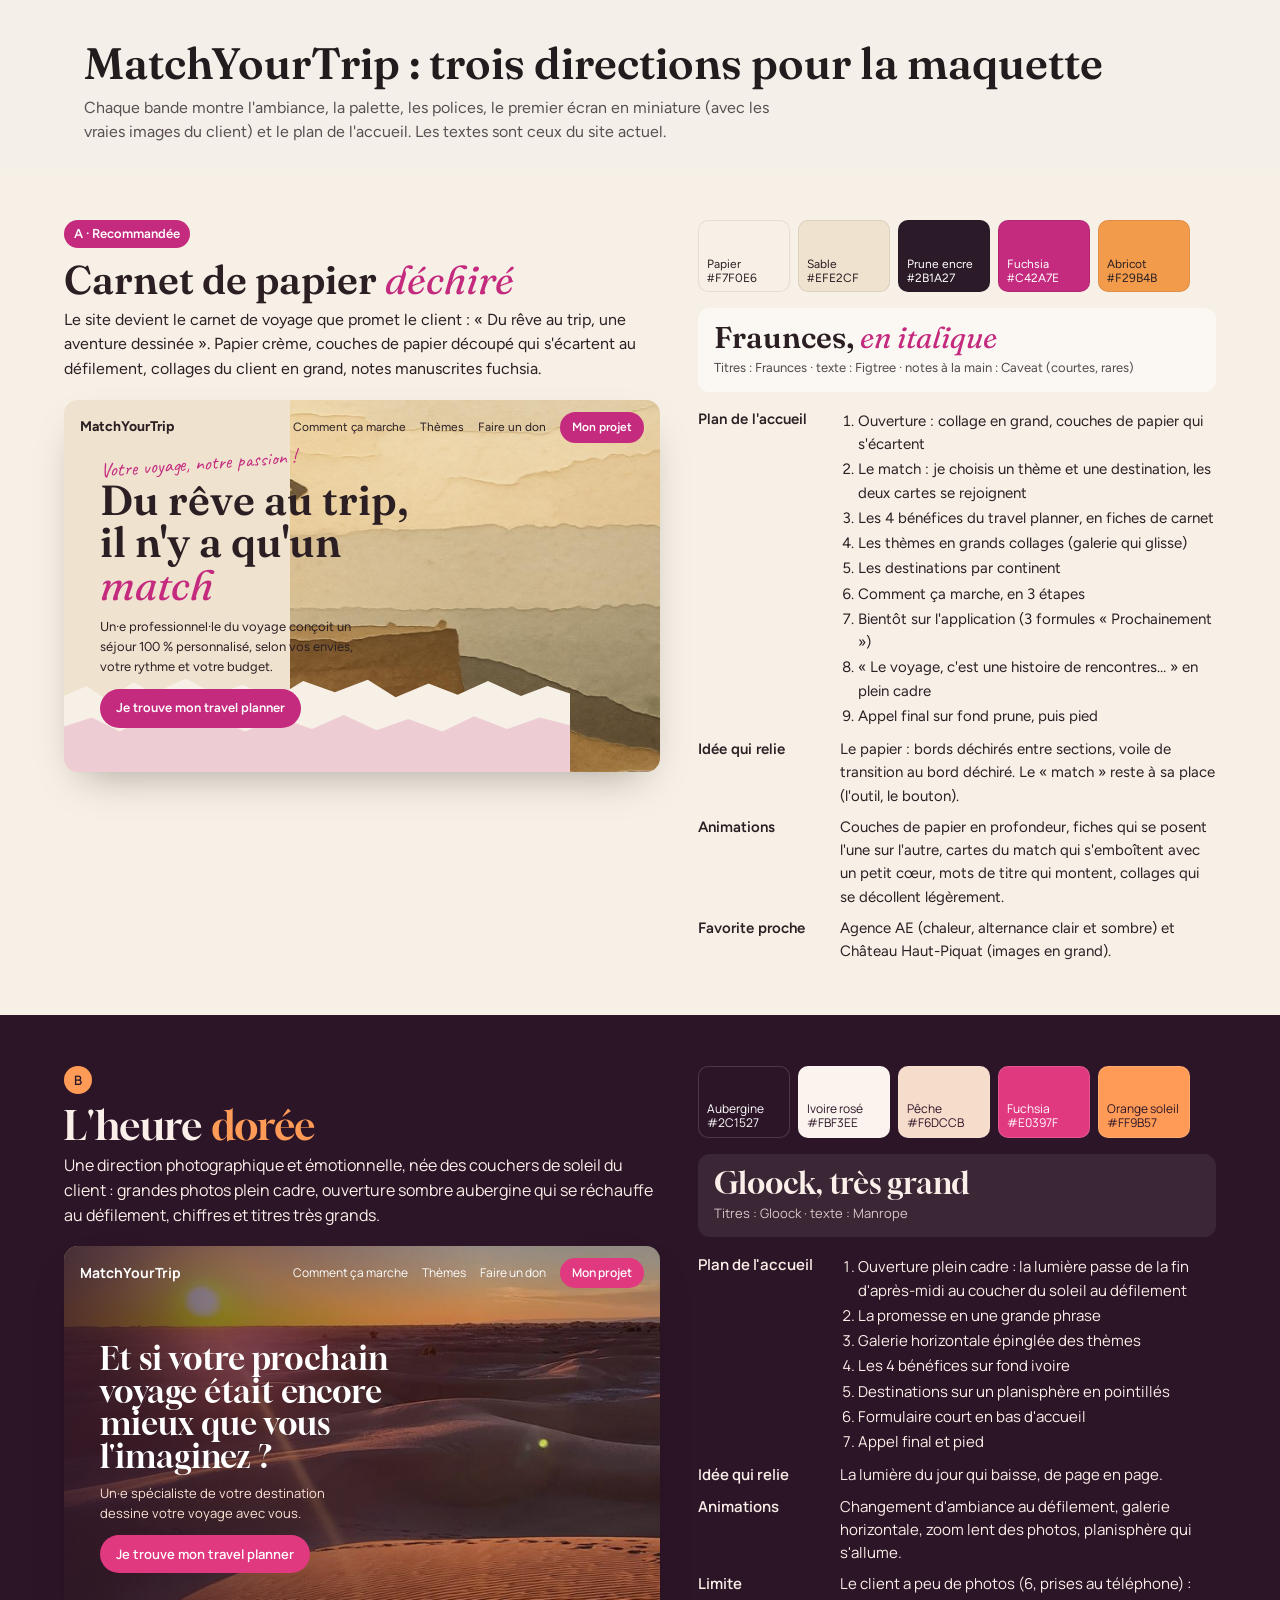
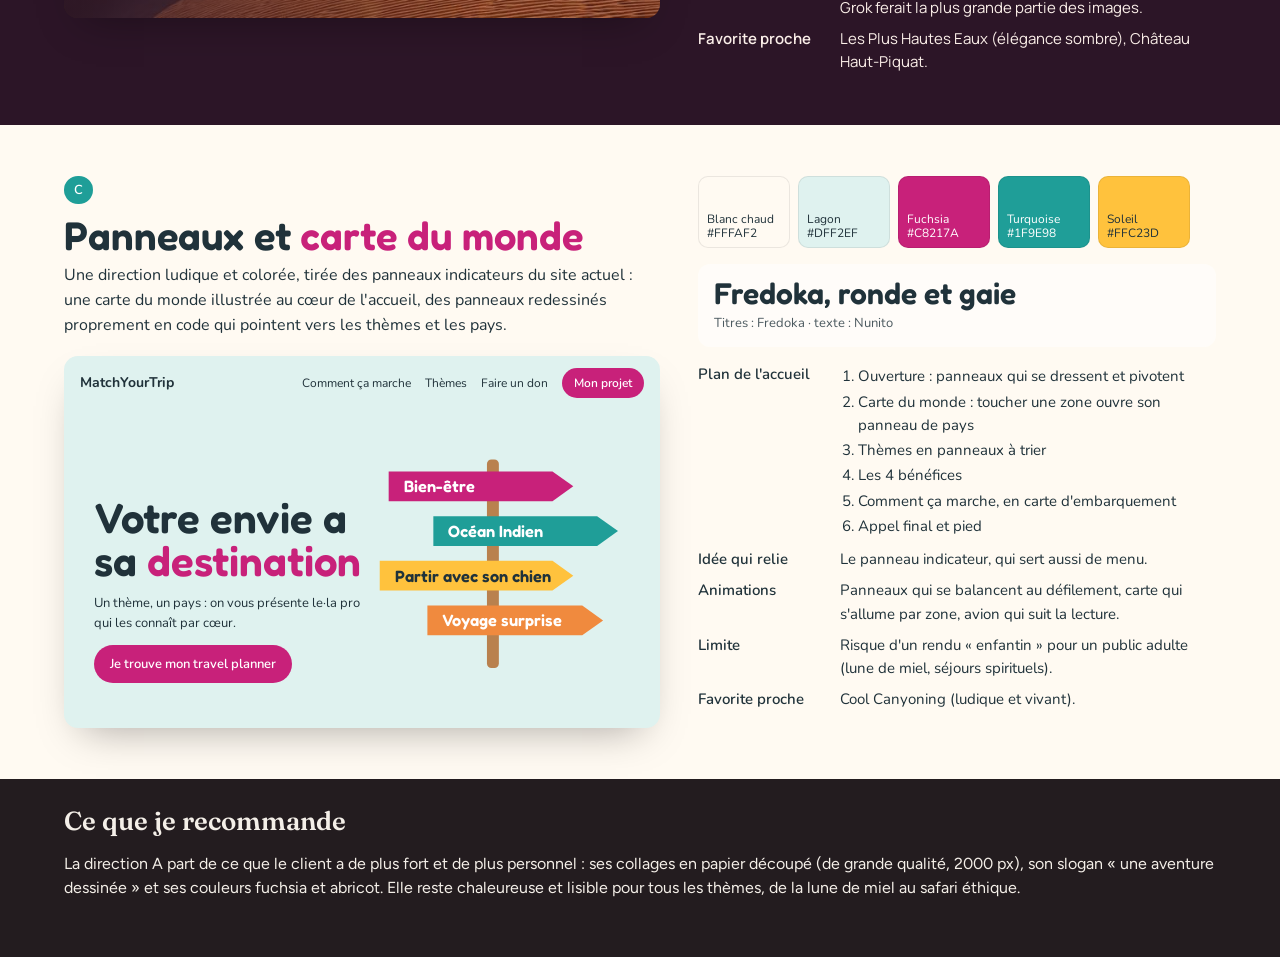
<file: _suivi/directions/index.html>
<!DOCTYPE html>
<html lang="fr">
<head>
<meta charset="utf-8">
<meta name="viewport" content="width=device-width, initial-scale=1">
<title>MatchYourTrip, trois directions</title>
<link rel="preconnect" href="https://fonts.googleapis.com">
<link rel="preconnect" href="https://fonts.gstatic.com" crossorigin>
<link href="https://fonts.googleapis.com/css2?family=Fraunces:ital,opsz,wght@0,9..144,400;0,9..144,600;1,9..144,400;1,9..144,600&family=Figtree:wght@400;600&family=Caveat:wght@600&family=Gloock&family=Manrope:wght@400;600&family=Fredoka:wght@500;600&family=Nunito:wght@400;700&display=swap" rel="stylesheet">
<style>
/* VOICE chaleureux, concret : une planche de choix pour l'utilisateur
   IDEA trois premières pages d'un carnet de voyage, une par direction
   PICTURE pour chaque direction, son premier écran en miniature avec les vraies images du client
   COLOUR et TYPE chaque bande porte la palette et les polices de sa direction
   LAYOUT bandes pleine largeur empilées ; écran à gauche, fiche à droite, empilés sous 860px */
:root{color-scheme:light}
*{box-sizing:border-box;min-width:0}
body{margin:0;background:#f4efe8;color:#231c1f;font:16px/1.55 Figtree,system-ui,sans-serif;overflow-x:clip}
header.top{padding:40px max(5vw,16px) 24px;max-width:1240px;margin:auto}
header.top h1{font:600 clamp(28px,4vw,44px)/1.08 Fraunces,serif;margin:0 0 8px;text-wrap:balance}
header.top p{margin:0;max-width:70ch;color:#5a4f53}
.dir{padding:clamp(28px,4vw,56px) max(5vw,16px)}
.in{max-width:1240px;margin:auto;display:grid;grid-template-columns:minmax(0,1.15fr) minmax(0,1fr);gap:clamp(20px,3vw,44px);align-items:start}
@media(max-width:860px){.in{grid-template-columns:minmax(0,1fr)}}
.tag{display:inline-block;font-size:13px;font-weight:600;padding:4px 10px;border-radius:99px;margin-bottom:10px}
.dir h2{margin:0 0 6px;font-size:clamp(28px,3.4vw,40px);line-height:1.08;text-wrap:balance}
.dir .lead{margin:0 0 18px;max-width:60ch}
.ecran{position:relative;border-radius:14px;overflow:hidden;aspect-ratio:16/10;box-shadow:0 18px 40px -18px rgba(0,0,0,.35)}
.ecran .nav{position:absolute;top:0;left:0;right:0;display:flex;align-items:center;gap:14px;padding:12px 16px;font-size:12px;z-index:3}
.ecran .nav b{font-size:14px;margin-right:auto}
.ecran .nav i{font-style:normal;padding:6px 12px;border-radius:99px;font-weight:600}
.ecran .txt{position:absolute;z-index:3;left:6%;bottom:12%;width:52%}
.ecran .txt h3{margin:0 0 10px;font-size:clamp(22px,3.3vw,42px);line-height:1.02;font-weight:400}
.ecran .txt p{margin:0 0 12px;font-size:13px;max-width:34ch}
.ecran .btn{display:inline-block;padding:9px 16px;border-radius:99px;font-size:13px;font-weight:600}
.sw{display:flex;flex-wrap:wrap;gap:8px;margin:0 0 16px}
.sw span{display:flex;flex-direction:column;justify-content:flex-end;width:92px;height:72px;border-radius:10px;padding:6px 8px;font-size:12px;line-height:1.2;border:1px solid rgba(0,0,0,.08)}
.typo{margin:0 0 16px;padding:14px 16px;border-radius:12px;background:rgba(255,255,255,.55)}
.typo .t{font-size:30px;line-height:1.05;margin:0 0 4px}
.typo .s{font-size:13px;opacity:.8;margin:0}
dl{margin:0;display:grid;grid-template-columns:8.5em minmax(0,1fr);gap:8px 14px;font-size:15px}
dt{font-weight:600}dd{margin:0}
ol{margin:0;padding-left:1.2em}ol li{margin:2px 0}
.note{font-size:13px;opacity:.75;margin-top:14px}
/* A */
.a{background:#f7f0e6;color:#2b1f24;font-family:Figtree,sans-serif}
.a h2,.a .typo .t{font-family:Fraunces,serif;font-weight:600}
.a em{font-style:italic;color:#c42a7e;font-weight:400}
.a .tag{background:#c42a7e;color:#fff}
.a .ecran{background:#efe2cf}
.a .ecran img{position:absolute;right:0;top:0;width:62%;height:100%;object-fit:cover}
.a .dech{position:absolute;inset:auto 0 -2px 0;height:34%;z-index:2}
.a .ecran .txt h3{font-family:Fraunces,serif;font-weight:600}
.a .ecran .txt h3 em{font-weight:400}
.a .ecran .nav i,.a .btn{background:#c42a7e;color:#fff}
.a .main{font-family:Caveat,cursive;font-size:20px;color:#c42a7e;transform:rotate(-4deg);display:inline-block}
/* B */
.b{background:#2c1527;color:#fbefe9;font-family:Manrope,sans-serif}
.b h2,.b .typo .t{font-family:Gloock,serif;font-weight:400}
.b em{font-style:normal;color:#ff9b57}
.b .tag{background:#ff9b57;color:#2c1527}
.b .typo{background:rgba(255,255,255,.07)}
.b .ecran img{position:absolute;inset:0;width:100%;height:100%;object-fit:cover}
.b .ecran::after{content:"";position:absolute;inset:0;background:linear-gradient(90deg,rgba(44,21,39,.82),rgba(44,21,39,.15) 70%);z-index:1}
.b .ecran .txt h3{font-family:Gloock,serif;color:#fff;font-size:clamp(20px,2.6vw,32px)}
.b .ecran .txt p{color:#fbe3d6}
.b .ecran .nav{color:#fff}
.b .ecran .nav i,.b .btn{background:#e0397f;color:#fff}
.b .sw span{border-color:rgba(255,255,255,.15)}
/* C */
.c{background:#fffaf2;color:#20323a;font-family:Nunito,sans-serif}
.c h2,.c .typo .t{font-family:Fredoka,sans-serif;font-weight:600}
.c em{font-style:normal;color:#c8217a}
.c .tag{background:#1f9e98;color:#fff}
.c .ecran{background:#dff2ef}
.c .ecran .txt{left:5%;width:46%}
.c .ecran .txt h3{font-family:Fredoka,sans-serif;font-weight:600}
.c .ecran .nav i,.c .btn{background:#c8217a;color:#fff}
.c .ecran svg{position:absolute;right:3%;top:12%;width:50%;height:80%}
.choix{background:#231c1f;color:#f4efe8;padding:28px max(5vw,16px) 40px}
.choix .in{display:block}
.choix h2{font:600 26px/1.1 Fraunces,serif;margin:0 0 10px}
</style>
</head>
<body>
<header class="top">
  <h1>MatchYourTrip : trois directions pour la maquette</h1>
  <p>Chaque bande montre l'ambiance, la palette, les polices, le premier écran en miniature (avec les vraies images du client) et le plan de l'accueil. Les textes sont ceux du site actuel.</p>
</header>

<section class="dir a">
  <div class="in">
    <div>
      <span class="tag">A · Recommandée</span>
      <h2>Carnet de papier <em>déchiré</em></h2>
      <p class="lead">Le site devient le carnet de voyage que promet le client : « Du rêve au trip, une aventure dessinée ». Papier crème, couches de papier découpé qui s'écartent au défilement, collages du client en grand, notes manuscrites fuchsia.</p>
      <div class="ecran" aria-label="Premier écran, direction A">
        <div class="nav"><b>MatchYourTrip</b><span>Comment ça marche</span><span>Thèmes</span><span>Faire un don</span><i>Mon projet</i></div>
        <img src="a-falaise.jpg" alt="Collage en papier découpé du client : une silhouette regarde l'horizon depuis une falaise">
        <svg class="dech" viewBox="0 0 400 100" preserveAspectRatio="none" aria-hidden="true"><path d="M0 38 L18 30 L34 41 L55 27 L71 36 L96 24 L120 37 L141 29 L166 40 L189 26 L214 35 L240 25 L262 39 L288 28 L311 37 L335 26 L361 38 L382 30 L400 36 L400 100 L0 100Z" fill="#f7f0e6"/><path d="M0 62 L22 55 L44 66 L70 52 L95 63 L118 54 L143 66 L170 55 L196 64 L221 53 L247 65 L272 56 L299 66 L324 54 L350 64 L376 55 L400 61 L400 100 L0 100Z" fill="#c42a7e" opacity=".18"/></svg>
        <div class="txt">
          <span class="main">Votre voyage, notre passion !</span>
          <h3>Du rêve au trip, il n'y a qu'un <em>match</em></h3>
          <p>Un·e professionnel·le du voyage conçoit un séjour 100 % personnalisé, selon vos envies, votre rythme et votre budget.</p>
          <span class="btn">Je trouve mon travel planner</span>
        </div>
      </div>
    </div>
    <div>
      <div class="sw">
        <span style="background:#f7f0e6">Papier<br>#F7F0E6</span>
        <span style="background:#efe2cf">Sable<br>#EFE2CF</span>
        <span style="background:#2b1a27;color:#fff">Prune encre<br>#2B1A27</span>
        <span style="background:#c42a7e;color:#fff">Fuchsia<br>#C42A7E</span>
        <span style="background:#f29b4b">Abricot<br>#F29B4B</span>
      </div>
      <div class="typo"><p class="t">Fraunces, <em>en italique</em></p><p class="s">Titres : Fraunces · texte : Figtree · notes à la main : Caveat (courtes, rares)</p></div>
      <dl>
        <dt>Plan de l'accueil</dt><dd><ol><li>Ouverture : collage en grand, couches de papier qui s'écartent</li><li>Le match : je choisis un thème et une destination, les deux cartes se rejoignent</li><li>Les 4 bénéfices du travel planner, en fiches de carnet</li><li>Les thèmes en grands collages (galerie qui glisse)</li><li>Les destinations par continent</li><li>Comment ça marche, en 3 étapes</li><li>Bientôt sur l'application (3 formules « Prochainement »)</li><li>« Le voyage, c'est une histoire de rencontres… » en plein cadre</li><li>Appel final sur fond prune, puis pied</li></ol></dd>
        <dt>Idée qui relie</dt><dd>Le papier : bords déchirés entre sections, voile de transition au bord déchiré. Le « match » reste à sa place (l'outil, le bouton).</dd>
        <dt>Animations</dt><dd>Couches de papier en profondeur, fiches qui se posent l'une sur l'autre, cartes du match qui s'emboîtent avec un petit cœur, mots de titre qui montent, collages qui se décollent légèrement.</dd>
        <dt>Favorite proche</dt><dd>Agence AE (chaleur, alternance clair et sombre) et Château Haut-Piquat (images en grand).</dd>
      </dl>
    </div>
  </div>
</section>

<section class="dir b">
  <div class="in">
    <div>
      <span class="tag">B</span>
      <h2>L'heure <em>dorée</em></h2>
      <p class="lead">Une direction photographique et émotionnelle, née des couchers de soleil du client : grandes photos plein cadre, ouverture sombre aubergine qui se réchauffe au défilement, chiffres et titres très grands.</p>
      <div class="ecran" aria-label="Premier écran, direction B">
        <div class="nav"><b>MatchYourTrip</b><span>Comment ça marche</span><span>Thèmes</span><span>Faire un don</span><i>Mon projet</i></div>
        <img src="b-dunes.jpg" alt="Photo du client : dunes au coucher du soleil">
        <div class="txt">
          <h3>Et si votre prochain voyage était encore mieux que vous l'imaginez ?</h3>
          <p>Un·e spécialiste de votre destination dessine votre voyage avec vous.</p>
          <span class="btn">Je trouve mon travel planner</span>
        </div>
      </div>
    </div>
    <div>
      <div class="sw">
        <span style="background:#2c1527;color:#fff">Aubergine<br>#2C1527</span>
        <span style="background:#fbf3ee;color:#2c1527">Ivoire rosé<br>#FBF3EE</span>
        <span style="background:#f6dccb;color:#2c1527">Pêche<br>#F6DCCB</span>
        <span style="background:#e0397f;color:#fff">Fuchsia<br>#E0397F</span>
        <span style="background:#ff9b57;color:#2c1527">Orange soleil<br>#FF9B57</span>
      </div>
      <div class="typo"><p class="t">Gloock, très grand</p><p class="s">Titres : Gloock · texte : Manrope</p></div>
      <dl>
        <dt>Plan de l'accueil</dt><dd><ol><li>Ouverture plein cadre : la lumière passe de la fin d'après-midi au coucher du soleil au défilement</li><li>La promesse en une grande phrase</li><li>Galerie horizontale épinglée des thèmes</li><li>Les 4 bénéfices sur fond ivoire</li><li>Destinations sur un planisphère en pointillés</li><li>Formulaire court en bas d'accueil</li><li>Appel final et pied</li></ol></dd>
        <dt>Idée qui relie</dt><dd>La lumière du jour qui baisse, de page en page.</dd>
        <dt>Animations</dt><dd>Changement d'ambiance au défilement, galerie horizontale, zoom lent des photos, planisphère qui s'allume.</dd>
        <dt>Limite</dt><dd>Le client a peu de photos (6, prises au téléphone) : Grok ferait la plus grande partie des images.</dd>
        <dt>Favorite proche</dt><dd>Les Plus Hautes Eaux (élégance sombre), Château Haut-Piquat.</dd>
      </dl>
    </div>
  </div>
</section>

<section class="dir c">
  <div class="in">
    <div>
      <span class="tag">C</span>
      <h2>Panneaux et <em>carte du monde</em></h2>
      <p class="lead">Une direction ludique et colorée, tirée des panneaux indicateurs du site actuel : une carte du monde illustrée au cœur de l'accueil, des panneaux redessinés proprement en code qui pointent vers les thèmes et les pays.</p>
      <div class="ecran" aria-label="Premier écran, direction C">
        <div class="nav"><b>MatchYourTrip</b><span>Comment ça marche</span><span>Thèmes</span><span>Faire un don</span><i>Mon projet</i></div>
        <svg viewBox="0 0 200 160" aria-hidden="true"><rect x="96" y="20" width="8" height="140" rx="3" fill="#b9814e"/><g font-family="Fredoka" font-size="11" font-weight="600"><path d="M30 28h110l14 10-14 10H30z" fill="#c8217a"/><text x="40" y="42" fill="#fff">Bien-être</text><path d="M60 58h110l14 10-14 10H60z" fill="#1f9e98"/><text x="70" y="72" fill="#fff">Océan Indien</text><path d="M24 88h116l14 10-14 10H24z" fill="#ffc23d"/><text x="34" y="102" fill="#20323a">Partir avec son chien</text><path d="M56 118h104l14 10-14 10H56z" fill="#f08a3e"/><text x="66" y="132" fill="#fff">Voyage surprise</text></g></svg>
        <div class="txt">
          <h3>Votre envie a sa <em>destination</em></h3>
          <p>Un thème, un pays : on vous présente le·la pro qui les connaît par cœur.</p>
          <span class="btn">Je trouve mon travel planner</span>
        </div>
      </div>
    </div>
    <div>
      <div class="sw">
        <span style="background:#fffaf2">Blanc chaud<br>#FFFAF2</span>
        <span style="background:#dff2ef">Lagon<br>#DFF2EF</span>
        <span style="background:#c8217a;color:#fff">Fuchsia<br>#C8217A</span>
        <span style="background:#1f9e98;color:#fff">Turquoise<br>#1F9E98</span>
        <span style="background:#ffc23d">Soleil<br>#FFC23D</span>
      </div>
      <div class="typo"><p class="t">Fredoka, ronde et gaie</p><p class="s">Titres : Fredoka · texte : Nunito</p></div>
      <dl>
        <dt>Plan de l'accueil</dt><dd><ol><li>Ouverture : panneaux qui se dressent et pivotent</li><li>Carte du monde : toucher une zone ouvre son panneau de pays</li><li>Thèmes en panneaux à trier</li><li>Les 4 bénéfices</li><li>Comment ça marche, en carte d'embarquement</li><li>Appel final et pied</li></ol></dd>
        <dt>Idée qui relie</dt><dd>Le panneau indicateur, qui sert aussi de menu.</dd>
        <dt>Animations</dt><dd>Panneaux qui se balancent au défilement, carte qui s'allume par zone, avion qui suit la lecture.</dd>
        <dt>Limite</dt><dd>Risque d'un rendu « enfantin » pour un public adulte (lune de miel, séjours spirituels).</dd>
        <dt>Favorite proche</dt><dd>Cool Canyoning (ludique et vivant).</dd>
      </dl>
    </div>
  </div>
</section>

<section class="choix">
  <div class="in">
    <h2>Ce que je recommande</h2>
    <p>La direction A part de ce que le client a de plus fort et de plus personnel : ses collages en papier découpé (de grande qualité, 2000 px), son slogan « une aventure dessinée » et ses couleurs fuchsia et abricot. Elle reste chaleureuse et lisible pour tous les thèmes, de la lune de miel au safari éthique.</p>
  </div>
</section>
</body>
</html>
</file>
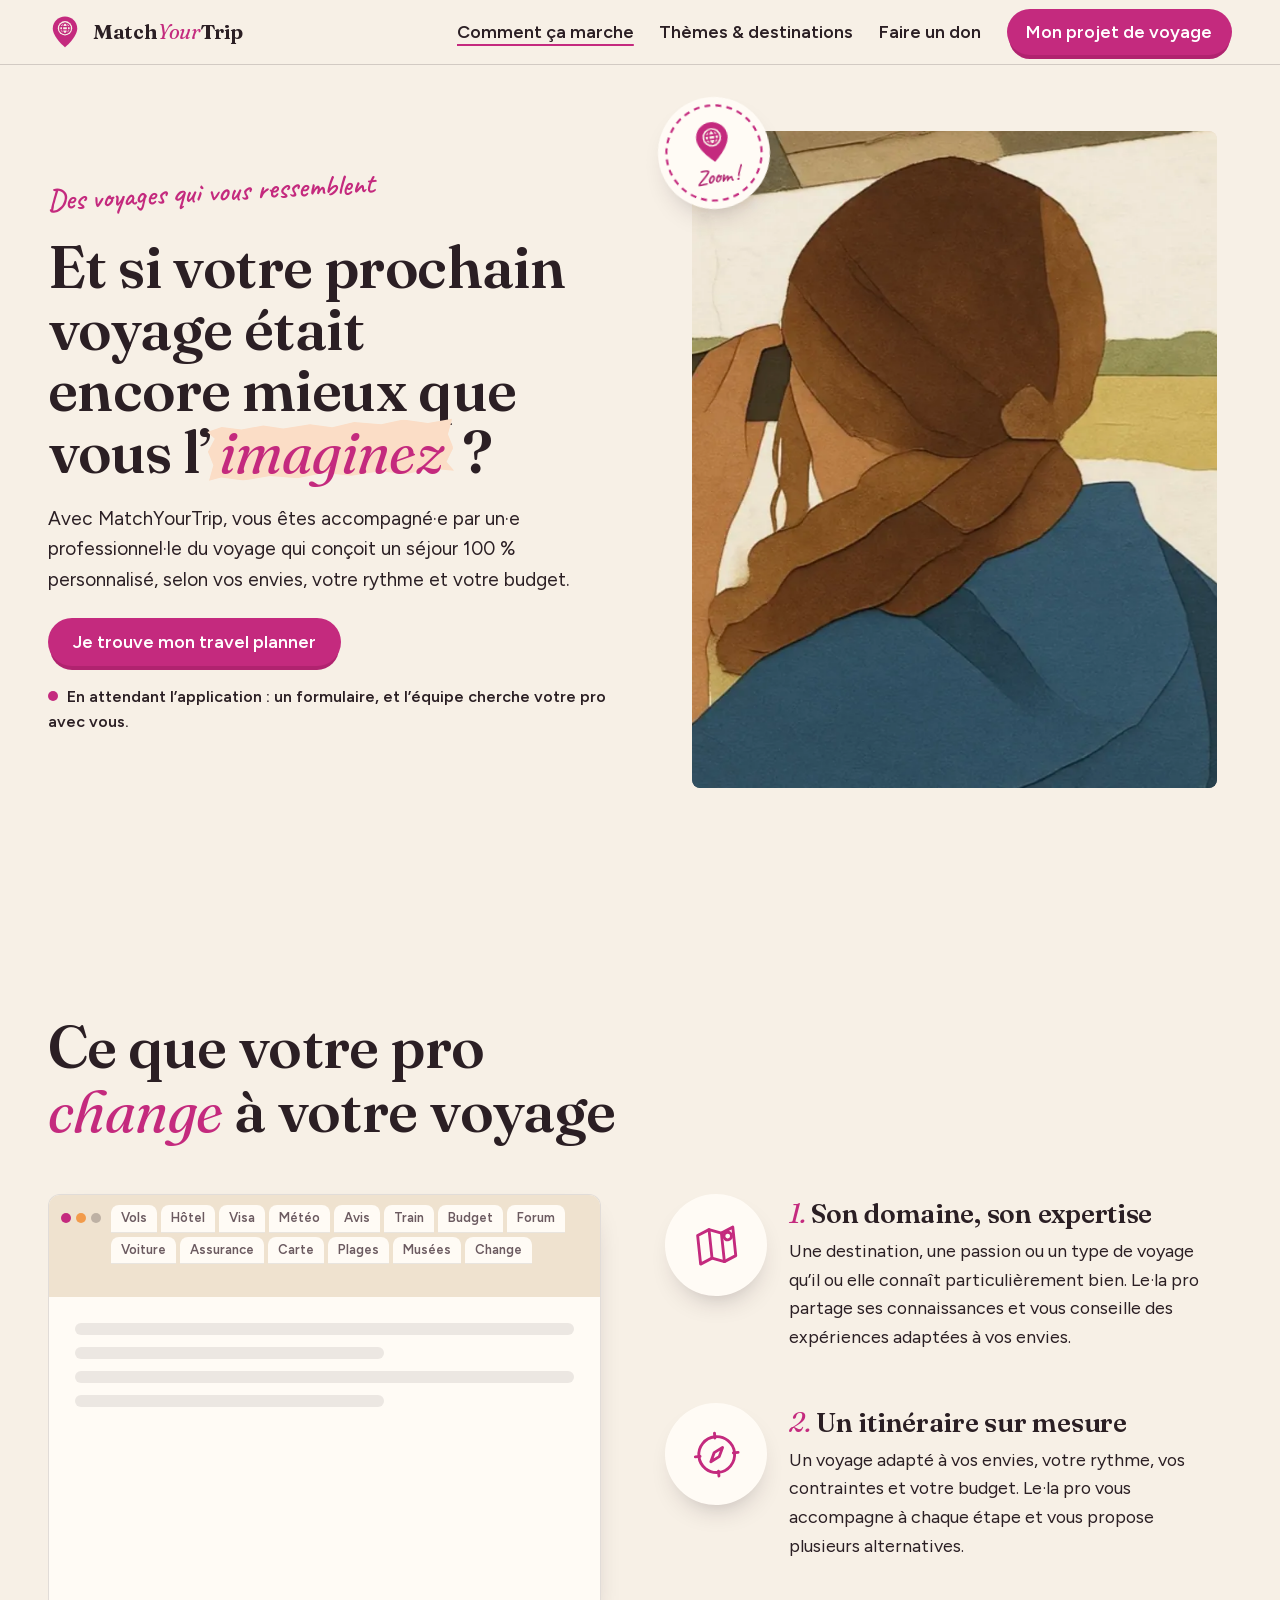
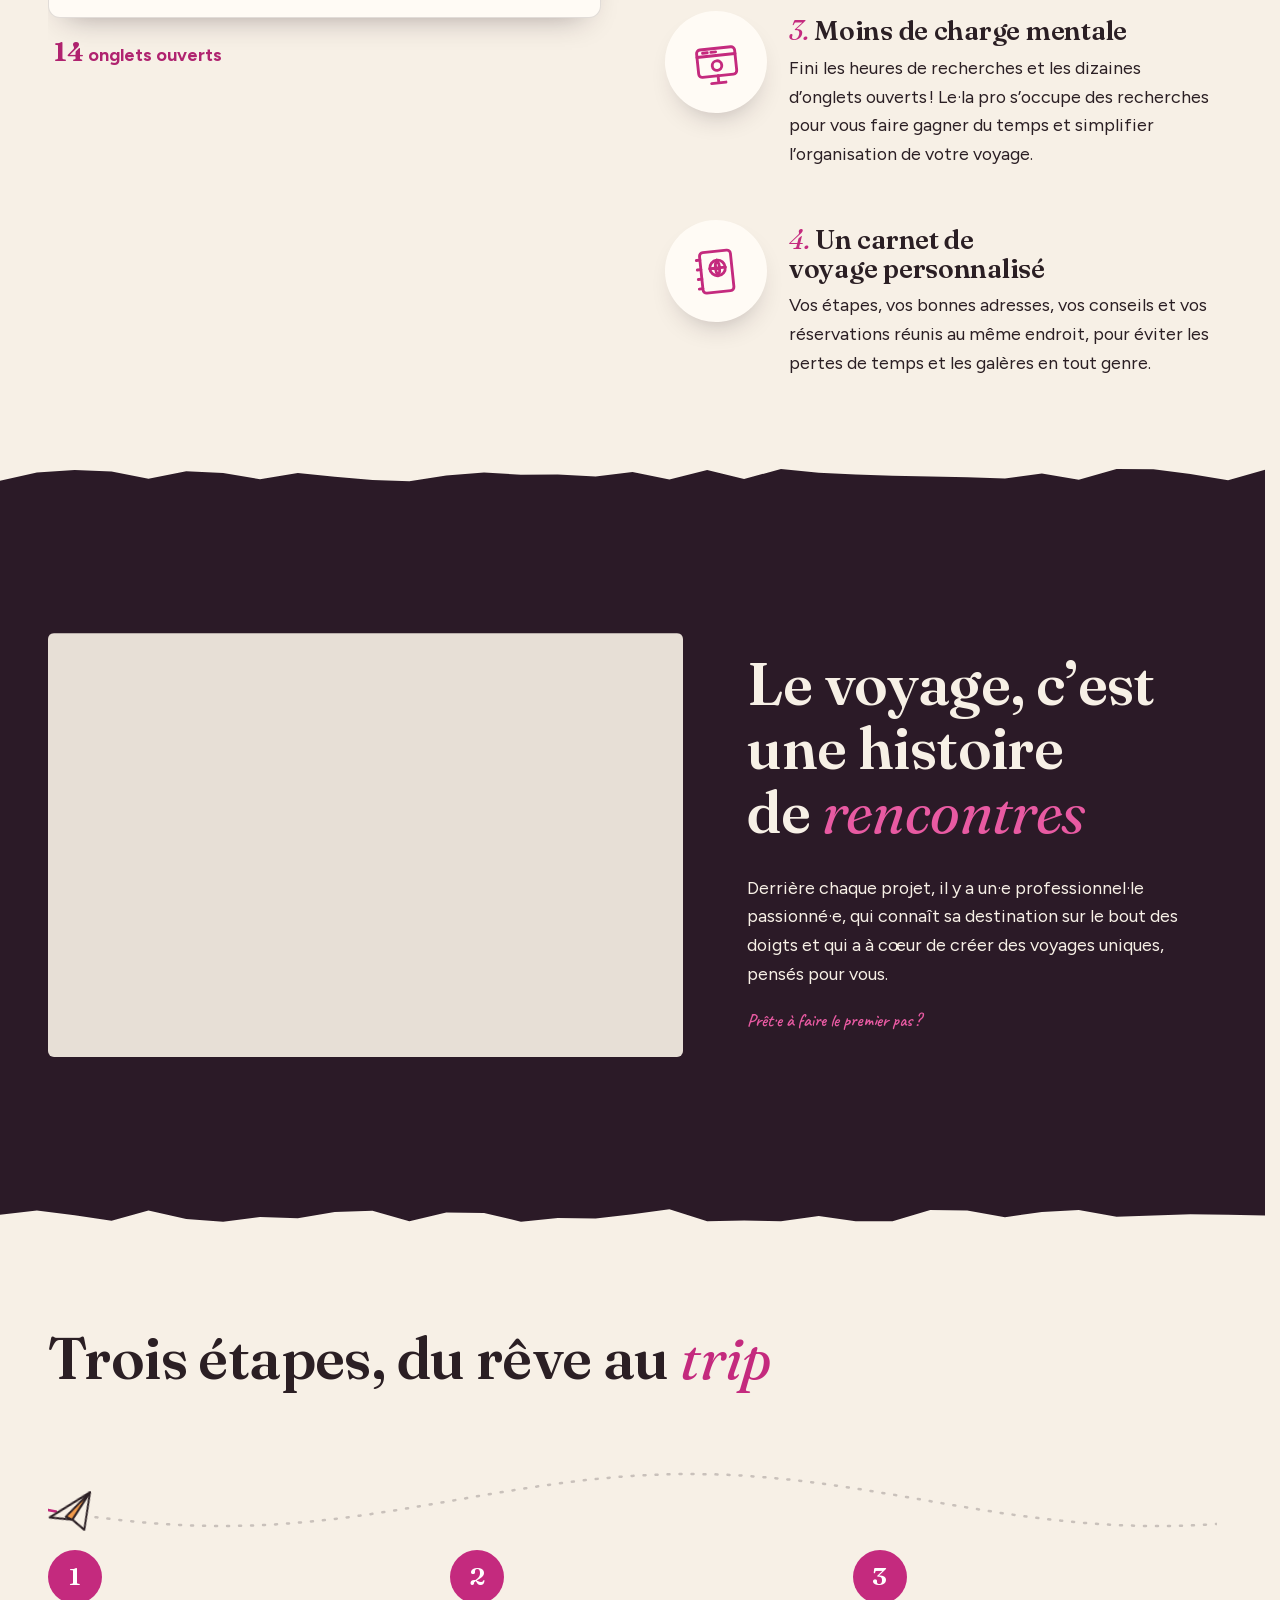
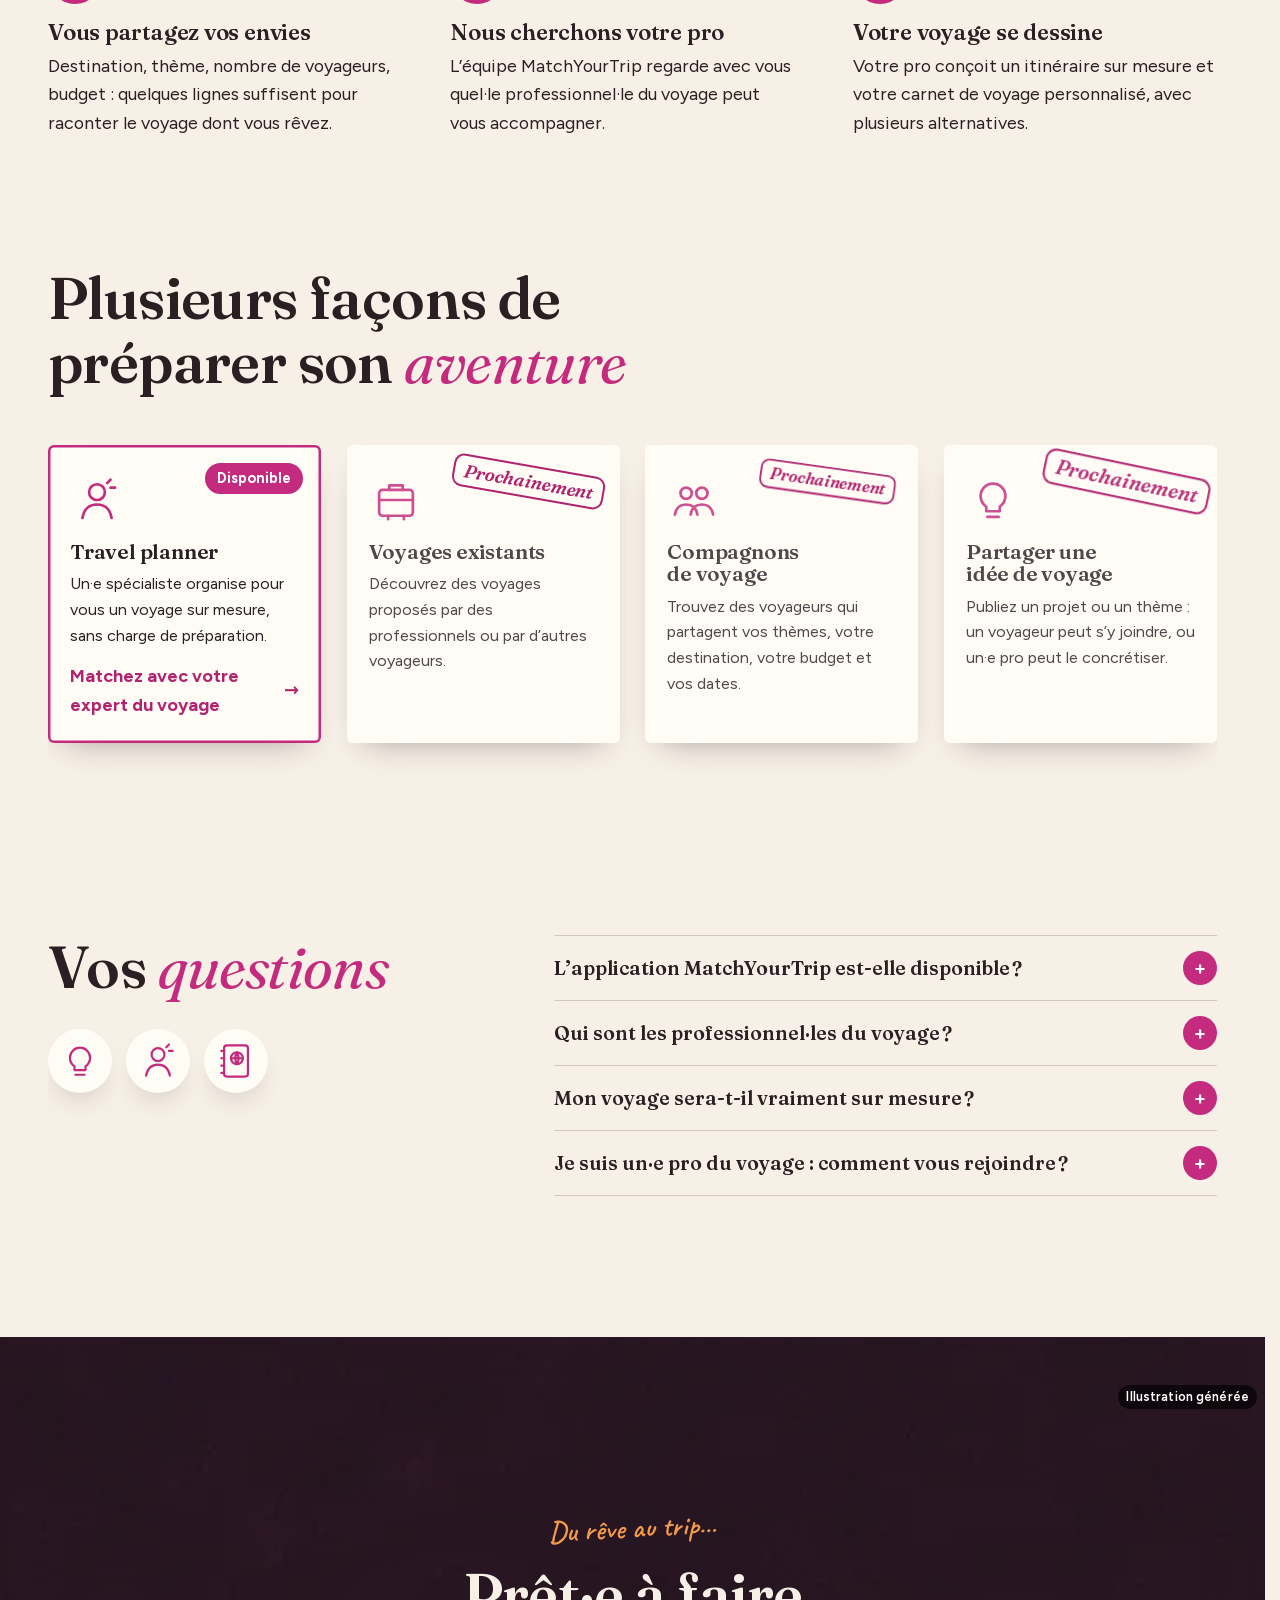
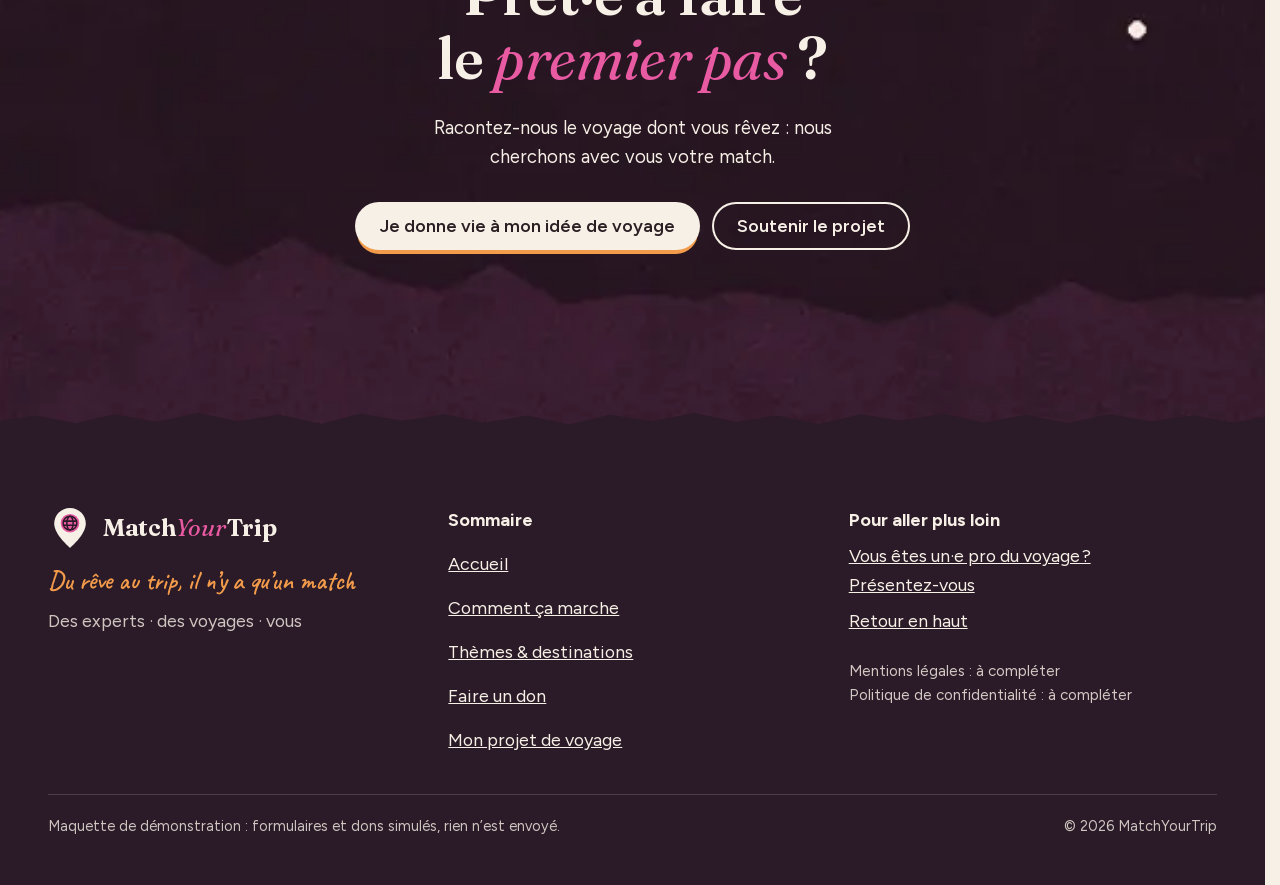
<file: comment-ca-marche.html>
<!doctype html>
<html lang="fr" data-v="2" data-curseur>
<head>
<meta charset="utf-8">
<meta name="viewport" content="width=device-width, initial-scale=1, viewport-fit=cover">
<title>Comment ça marche : votre travel planner avec MatchYourTrip</title>
<meta name="description" content="Un·e spécialiste de votre destination conçoit votre itinéraire sur mesure et votre carnet de voyage personnalisé. Moins de charge mentale, plus de voyage.">
<meta name="robots" content="noindex, nofollow">
<link rel="canonical" href="https://matchyourtrip-maquette.vercel.app/comment-ca-marche">
<style>:root{--fond:#F7F0E6;--texte:#2B1F24;--voile-fond:#2B1A27;--ouverture-fond:#F7F0E6;--menu-fond:#F7F0E6}:root { --entete-h: 72px; --barres-h: 0px; } html { background: var(--fond); color: var(--texte); scrollbar-gutter: stable; } body { margin: 0; background: var(--fond); } html.js:not(.secours):not([data-arrivee="retour"]) [data-anime] { opacity: 0; } html.js:not(.secours):not([data-arrivee="retour"]) [data-anime].vu { opacity: 1; } [data-voile] { position: fixed; inset: 0; z-index: 900; background: var(--voile-fond); transform: translateY(100%); visibility: hidden; pointer-events: none; } html[data-arrivee="voile"]:not(.voile-leve):not(.secours) [data-voile] { transform: none; visibility: visible; } html.secours [data-voile] { visibility: hidden !important; } .ouverture-panneau { position: fixed; inset: 0; z-index: 850; display: none; place-content: center; justify-items: center; background: var(--ouverture-fond, var(--voile-fond)); color: var(--fond); text-align: center; } html.js[data-arrivee="intro"]:not(.secours):not(.intro-finie) .ouverture-panneau { display: grid; } html.defilement-bloque, html.defilement-bloque body, html.js[data-arrivee="intro"]:not(.secours):not(.intro-finie), html.js[data-arrivee="intro"]:not(.secours):not(.intro-finie) body, html[data-arrivee="voile"]:not(.voile-leve):not(.secours), html[data-arrivee="voile"]:not(.voile-leve):not(.secours) body { overflow: hidden; } html.js[data-arrivee="intro"]:not(.secours):not(.intro-finie) { background-color: var(--ouverture-fond, var(--voile-fond)); } html[data-arrivee="voile"]:not(.voile-leve):not(.secours) { background-color: var(--voile-fond); }</style>
<script>(function () {
var d = document.documentElement, ss = null, ls = null;
try { ss = window.sessionStorage; ls = window.localStorage; } catch (e) {}
d.classList.add('js');
var nav = performance.getEntriesByType ? performance.getEntriesByType('navigation')[0] : null;
var type = nav ? nav.type : 'navigate';
var depart = null;
try { depart = JSON.parse(ss.getItem('socle:depart') || 'null'); ss.removeItem('socle:depart'); } catch (e) {}
if (depart && !(Date.now() - depart.t < 15000)) depart = null;
var mode = type === 'back_forward' ? 'retour' : type === 'reload' ? 'intro' : depart ? 'voile' : 'intro';
d.setAttribute('data-arrivee', mode);
if (mode === 'voile' && depart.couleur) d.style.setProperty('--voile-fond', depart.couleur);
if (type === 'reload' && 'scrollRestoration' in history) {
history.scrollRestoration = 'manual';
}
try {
var choisie = ls && ls.getItem('socle:langue');
var langue = (d.lang || '').slice(0, 2);
if (choisie && choisie !== langue && type === 'navigate' && !depart) {
var alt = document.querySelector('link[rel="alternate"][hreflang="' + choisie + '"]');
if (alt) location.replace(new URL(alt.href).pathname + location.search + location.hash);
}
} catch (e) {}
setTimeout(function () { if (!d.classList.contains('demarre')) d.classList.add('secours'); }, 2000);
})();</script>
<link rel="preload" href="/assets/fonts/fraunces.woff2" as="font" type="font/woff2" crossorigin>
<link rel="preload" href="/assets/fonts/figtree-var.woff2" as="font" type="font/woff2" crossorigin>
<link rel="stylesheet" href="/assets/css/socle.css?v=2">
<link rel="stylesheet" href="/assets/css/site.css?v=2">
<link rel="modulepreload" href="/assets/js/site.js?v=2">
<link rel="modulepreload" href="/assets/js/socle/index.js?v=2">
<script src="/assets/vendor/gsap.min.js" defer></script>
<script src="/assets/vendor/ScrollTrigger.min.js" defer></script>
<script src="/assets/vendor/SplitText.min.js" defer></script>
<script type="module" src="/assets/js/site.js?v=2"></script>
<meta name="theme-color" content="#F7F0E6">
<link rel="icon" href="/assets/images/favicon.svg" type="image/svg+xml">
<link rel="apple-touch-icon" href="/assets/images/apple-touch-icon.png">
<meta property="og:type" content="website">
<meta property="og:site_name" content="MatchYourTrip">
<meta property="og:locale" content="fr_FR">
<meta property="og:title" content="Comment ça marche : votre travel planner avec MatchYourTrip">
<meta property="og:description" content="Un·e spécialiste de votre destination conçoit votre itinéraire sur mesure et votre carnet de voyage personnalisé. Moins de charge mentale, plus de voyage.">
<meta property="og:url" content="https://matchyourtrip-maquette.vercel.app/comment-ca-marche">
<meta property="og:image" content="https://matchyourtrip-maquette.vercel.app/assets/partage/comment-ca-marche-fr.jpg">
<meta property="og:image:width" content="1200">
<meta property="og:image:height" content="630">
<meta property="og:image:alt" content="Collage : une voyageuse observe le paysage aux jumelles">
<meta name="twitter:card" content="summary_large_image">
<script type="application/ld+json">{"@context":"https://schema.org","@type":"Organization","name":"MatchYourTrip","url":"https://www.matchyourtrip.fr","slogan":"Du rêve au trip, il n'y a qu'un match","description":"Mise en relation entre voyageurs et professionnels du voyage (travel planners) pour des voyages 100 % personnalisés."}</script>
</head>
<body id="haut">
<div data-voile data-forme="vague" aria-hidden="true"><svg class="voile-vague voile-vague--haut" viewBox="0 0 1440 120" preserveAspectRatio="none" aria-hidden="true"><path d="M0 120 C 240 20 480 20 720 70 S 1200 130 1440 40 V 120 H 0 Z"/></svg><svg class="voile-vague voile-vague--bas" viewBox="0 0 1440 120" preserveAspectRatio="none" aria-hidden="true"><path d="M0 0 C 240 100 480 100 720 50 S 1200 -10 1440 80 V 0 H 0 Z"/></svg><div class="voile-contenu"><img src="/assets/images/logo-clair.svg" alt="" width="56" height="56"><span data-voile-libelle>Comment ça marche</span></div></div>
<div class="ouverture-panneau" data-ouverture aria-hidden="true">
  <div class="intro-scene">
    <svg class="intro-bande intro-bande--g" viewBox="0 0 600 90" preserveAspectRatio="none"><path d="M0 18 L60 8 L120 20 L190 6 L250 18 L320 4 L390 16 L450 6 L520 18 L600 8 L590 22 L598 36 L586 50 L597 64 L588 76 L600 86 L530 76 L460 88 L390 74 L320 86 L250 72 L180 86 L110 74 L50 86 L0 76 Z"/></svg>
    <svg class="intro-bande intro-bande--d" viewBox="0 0 600 90" preserveAspectRatio="none"><path d="M600 14 L540 4 L470 18 L400 6 L330 18 L260 4 L190 16 L130 6 L60 18 L0 8 L12 22 L2 36 L14 50 L3 64 L13 76 L0 86 L70 76 L140 88 L210 74 L280 86 L350 72 L420 86 L490 74 L550 86 L600 78 Z"/></svg>
    <img class="ouverture-logo" src="/assets/images/logo.svg" alt="" width="72" height="72" data-ouverture-objet>
    <svg class="intro-coeur" viewBox="0 0 24 22"><path d="M12 21s-9-5.6-9-12A5 5 0 0 1 12 6a5 5 0 0 1 9 3c0 6.4-9 12-9 12z"/></svg>
  </div>
  <p class="ouverture-nom"><span>Match</span><em>Your</em><span>Trip</span></p>
  <p class="ouverture-ligne">Du rêve au trip, il n’y a qu’un match</p>
</div>
<a class="evitement" href="#contenu">Aller au contenu</a>
<header data-entete>
  <div class="entete-rangee">
    <a class="entete-logo" href="/" data-libelle="Accueil">
      <img src="/assets/images/logo.svg" alt="" width="36" height="36"><span class="logo-mot">Match<em>Your</em>Trip</span>
    </a>
    <nav data-nav aria-label="Navigation principale">
      <ul><li><a href="/comment-ca-marche" data-libelle="Comment ça marche" aria-current="page">Comment ça marche</a></li><li><a href="/themes-et-destinations" data-libelle="Thèmes &amp; destinations">Thèmes &amp; destinations</a></li><li><a href="/faire-un-don" data-libelle="Faire un don">Faire un don</a></li></ul>
    </nav>
    <div class="entete-actions">
      <a class="bouton" href="/mon-projet-de-voyage" data-libelle="Mon projet de voyage">Mon projet de voyage</a>
      <button type="button" data-menu-bouton aria-controls="menu" aria-expanded="false" data-libelle-ouvrir="Menu" data-libelle-fermer="Fermer"><span data-libelle-bouton>Menu</span></button>
      <a class="menu-sansjs" href="#menu" data-menu-lien>Menu</a>
    </div>
  </div>
</header>
<script>/* Avant le premier affichage : rangées de la navigation (même règle que ajusterNav dans assets/js/socle/entete.js)
   et hauteur réelle de l'en-tête, pour que rien ne saute quand le JavaScript du site prend la main. */
(function () {
  var h = document.documentElement, u = document.querySelector('[data-nav] ul'), e = document.querySelector('[data-entete]');
  if (u) {
    var deborde = function () { return u.scrollWidth > u.clientWidth + 1; }, c = deborde();
    if (c && window.matchMedia('(min-width: 900px)').matches) {
      h.classList.add('nav-deux-rangees'); c = deborde();
      if (c) { h.classList.add('nav-deux-lignes'); var a = u.querySelector('a'); c = !a || u.getBoundingClientRect().height > a.getBoundingClientRect().height * 2.5; }
      if (c) h.classList.remove('nav-deux-rangees', 'nav-deux-lignes');
    }
    if (c) h.classList.add('nav-compacte');
  }
  if (e) h.style.setProperty('--entete-h', Math.round(e.getBoundingClientRect().height) + 'px');
})();</script>
<span id="menu-ferme" aria-hidden="true"></span>
<div id="menu" data-menu role="dialog" aria-modal="true" aria-label="Menu">
  <p class="menu-sansjs-fermer"><a href="#menu-ferme">Fermer</a></p>
  <ul><li style="--i:0"><a href="/" class="menu-lien" data-libelle="Accueil">Accueil</a></li><li style="--i:1"><a href="/comment-ca-marche" class="menu-lien" data-libelle="Comment ça marche" aria-current="page">Comment ça marche</a></li><li style="--i:2"><a href="/themes-et-destinations" class="menu-lien" data-libelle="Thèmes &amp; destinations">Thèmes &amp; destinations</a></li><li style="--i:3"><a href="/faire-un-don" class="menu-lien" data-libelle="Faire un don">Faire un don</a></li><li style="--i:4"><a href="/mon-projet-de-voyage" class="menu-lien" data-libelle="Mon projet de voyage">Mon projet de voyage</a></li></ul>
  <p class="menu-action"><a href="/mon-projet-de-voyage#formulaire" class="bouton" data-libelle="Mon projet de voyage">Je trouve mon travel planner</a></p>
  <p class="menu-note">Du rêve au trip, il n’y a qu’un match</p>
</div>
<main id="contenu" tabindex="-1">
<section class="ouv ouv--scindee" id="debut">
  <div class="ouv-texte">
    <p class="note-main">Des voyages qui vous ressemblent</p>
    <h1 class="ouv-titre titre-colle" data-anime="gsap" data-grille="typo">Et si votre prochain voyage était encore mieux que vous l’<em>imaginez</em>&nbsp;?</h1>
    <p class="ouv-intro" data-anime="gsap">Avec MatchYourTrip, vous êtes accompagné·e par un·e professionnel·le du voyage qui conçoit un séjour 100 % personnalisé, selon vos envies, votre rythme et votre budget.</p>
    <p class="ouv-actions" data-anime="gsap"><a href="/mon-projet-de-voyage#formulaire" class="bouton" data-libelle="Mon projet de voyage" data-action-principale data-survol="magnetique">Je trouve mon travel planner</a></p>
    <p class="ouv-info" data-info-cle><span class="point-vivant" aria-hidden="true"></span>En attendant l’application : un formulaire, et l’équipe cherche votre pro avec vous.</p>
  </div>
  <div class="ouv-visuel jumelles">
    <figure class="media jumelles-media" data-effet="jumelles" style="--cadrage:55% 45%">
  <picture>
    <img src="/assets/images/cmm-ouverture-1080.webp" srcset="/assets/images/cmm-ouverture-640.webp 640w, /assets/images/cmm-ouverture-1080.webp 1080w" sizes="(max-width: 760px) 92vw, 46vw" alt="Collage en papier : une voyageuse observe le paysage aux jumelles depuis un véhicule de safari" width="1080" height="1350" fetchpriority="high" loading="eager" decoding="async">
  </picture>
</figure>
    <div class="pastille ouv-pastille" data-iris-centre="disque" data-grille="fil">
  <svg class="pastille-bord" viewBox="0 0 120 120" aria-hidden="true"><circle cx="60" cy="60" r="56"/></svg>
  <img src="/assets/images/logo.svg" alt="" width="46" height="46">
  <span class="pastille-texte">Zoom !</span>
</div>
  </div>
</section>
<section class="benefices conteneur" id="benefices">
  <h2 class="titre-section" data-anime="lignes">Ce que votre pro <em>change</em> à votre voyage</h2>
  <div class="benefices-grille">
  <div class="onglets-scene" aria-hidden="true" data-visuel data-grille="scene">
    <div class="navigateur">
      <div class="nav-barre"><span class="nav-points"><i></i><i></i><i></i></span>
        <ul class="onglets"><li data-effet="onglets">Vols</li><li data-effet="onglets">Hôtel</li><li data-effet="onglets">Visa</li><li data-effet="onglets">Météo</li><li data-effet="onglets">Avis</li><li data-effet="onglets">Train</li><li data-effet="onglets">Budget</li><li data-effet="onglets">Forum</li><li data-effet="onglets">Voiture</li><li data-effet="onglets">Assurance</li><li data-effet="onglets">Carte</li><li data-effet="onglets">Plages</li><li data-effet="onglets">Musées</li><li data-effet="onglets">Change</li></ul>
      </div>
      <div class="nav-page">
        <div class="nav-lignes"><span class="nav-ligne"></span><span class="nav-ligne nav-ligne--courte"></span><span class="nav-ligne"></span><span class="nav-ligne nav-ligne--courte"></span></div>
        <div class="carnet-mini">
          <img src="/assets/images/logo.svg" alt="" width="34" height="34">
          <p class="carnet-mini-titre">Votre carnet de voyage</p>
          <p>✓ Étapes et itinéraire</p><p>✓ Bonnes adresses</p><p>✓ Réservations et conseils</p>
        </div>
      </div>
    </div>
    <p class="onglets-compteur"><span class="onglets-n" data-onglets-n>14</span> <span data-onglets-libelle data-singulier="onglet ouvert">onglets ouverts</span></p>
  </div>
  <ol class="benefices-liste" role="list">
    <li class="benefice">
      <span class="benefice-icone" data-effet="benefices"><svg class="icone " viewBox="0 0 48 48" aria-hidden="true" data-visuel><g fill="none" stroke="currentColor" stroke-width="2.4" stroke-linecap="round" stroke-linejoin="round"><path d="M9 14l10-4 10 4 10-4v24l-10 4-10-4-10 4z"/><path d="M19 10v24M29 14v24"/><circle cx="34" cy="17" r="3.2"/></g></svg></span>
      <div><h3><span class="benefice-num">1.</span> Son domaine, son expertise</h3><p>Une destination, une passion ou un type de voyage qu’il ou elle connaît particulièrement bien. Le·la pro partage ses connaissances et vous conseille des expériences adaptées à vos envies.</p></div>
    </li><li class="benefice">
      <span class="benefice-icone" data-effet="benefices"><svg class="icone " viewBox="0 0 48 48" aria-hidden="true" data-visuel><g fill="none" stroke="currentColor" stroke-width="2.4" stroke-linecap="round" stroke-linejoin="round"><circle cx="24" cy="24" r="15"/><path d="M29.5 18.5l-3.6 7.4-7.4 3.6 3.6-7.4z"/><path d="M24 6v4M24 38v4M6 24h4M38 24h4"/></g></svg></span>
      <div><h3><span class="benefice-num">2.</span> Un itinéraire sur mesure</h3><p>Un voyage adapté à vos envies, votre rythme, vos contraintes et votre budget. Le·la pro vous accompagne à chaque étape et vous propose plusieurs alternatives.</p></div>
    </li><li class="benefice">
      <span class="benefice-icone" data-effet="benefices"><svg class="icone " viewBox="0 0 48 48" aria-hidden="true" data-visuel><g fill="none" stroke="currentColor" stroke-width="2.4" stroke-linecap="round" stroke-linejoin="round"><rect x="8" y="12" width="32" height="23" rx="3"/><path d="M8 18h32M13 15h4M20 15h4"/><path d="M18 41h12M24 35v6"/><circle cx="24" cy="26.5" r="4"/></g></svg></span>
      <div><h3><span class="benefice-num">3.</span> Moins de charge mentale</h3><p>Fini les heures de recherches et les dizaines d’onglets ouverts ! Le·la pro s’occupe des recherches pour vous faire gagner du temps et simplifier l’organisation de votre voyage.</p></div>
    </li><li class="benefice">
      <span class="benefice-icone" data-effet="benefices"><svg class="icone " viewBox="0 0 48 48" aria-hidden="true" data-visuel><g fill="none" stroke="currentColor" stroke-width="2.4" stroke-linecap="round" stroke-linejoin="round"><rect x="11" y="7" width="26" height="34" rx="3"/><path d="M11 13H8M11 21H8M11 29H8M11 37H8"/><circle cx="25" cy="21" r="6.5"/><path d="M18.5 21h13M25 14.5c2.4 3.6 2.4 9.4 0 13M25 14.5c-2.4 3.6-2.4 9.4 0 13"/></g></svg></span>
      <div><h3><span class="benefice-num">4.</span> Un carnet de voyage personnalisé</h3><p>Vos étapes, vos bonnes adresses, vos conseils et vos réservations réunis au même endroit, pour éviter les pertes de temps et les galères en tout genre.</p></div>
    </li>
  </ol>
  </div>
</section>
<section class="histoire" id="rencontres">
  <svg class="dechirure dechirure--haut dechirure--prune" viewBox="0 0 1440 40" preserveAspectRatio="none" aria-hidden="true"><path d="M0 40 L0 22.3 L42 11.4 L85 7.9 L127 10.1 L169 19.7 L212 9.5 L254 11.9 L296 20.4 L339 12.1 L381 17.1 L424 21.2 L466 23.1 L508 15.3 L551 11.4 L593 14.2 L635 14.0 L678 16.5 L720 10.6 L762 20.6 L805 8.1 L847 20.0 L889 6.7 L932 11.7 L974 13.9 L1016 15.7 L1059 16.7 L1101 17.8 L1144 19.2 L1186 12.7 L1228 21.1 L1271 6.7 L1313 7.1 L1355 13.3 L1398 21.6 L1440 7.5 L1440 40 Z"/></svg>
  <div class="conteneur histoire-grille">
    <figure class="media histoire-media" data-anime="rideau" style="--cadrage:50% 50%">
  <picture>
    <img src="/assets/images/cmm-rencontres-960.webp" srcset="/assets/images/cmm-rencontres-480.webp 480w, /assets/images/cmm-rencontres-640.webp 640w, /assets/images/cmm-rencontres-960.webp 960w" sizes="(max-width: 760px) 100vw, 55vw" alt="Collage de rencontres en voyage : repas partagé, artisans, marche dans une rivière, pont dans la jungle" width="960" height="640" loading="lazy" decoding="async">
  </picture>
</figure>
    <div class="histoire-texte">
      <h2 class="titre-section" data-anime="lignes">Le voyage, c’est une histoire de <em>rencontres</em></h2>
      <p data-anime>Derrière chaque projet, il y a un·e professionnel·le passionné·e, qui connaît sa destination sur le bout des doigts et qui a à cœur de créer des voyages uniques, pensés pour vous.</p>
      <p class="note-main note-main--clair" data-anime>Prêt·e à faire le premier pas ?</p>
    </div>
  </div>
  <svg class="dechirure dechirure--bas dechirure--prune" viewBox="0 0 1440 40" preserveAspectRatio="none" aria-hidden="true"><path d="M0 40 L0 16.4 L42 22.0 L85 15.6 L127 8.2 L169 21.9 L212 10.6 L254 6.9 L296 13.4 L339 11.5 L381 20.1 L424 21.7 L466 7.8 L508 19.3 L551 18.6 L593 7.1 L635 12.0 L678 11.3 L720 16.9 L762 23.5 L805 7.6 L847 8.6 L889 7.6 L932 14.8 L974 7.8 L1016 7.6 L1059 22.5 L1101 22.0 L1144 13.1 L1186 20.1 L1228 22.6 L1271 13.5 L1313 15.2 L1355 17.1 L1398 16.4 L1440 15.2 L1440 40 Z"/></svg>
</section>
<section class="etapes etapes--page conteneur" id="etapes">
  <h2 class="titre-section" data-anime="lignes">Trois étapes, du rêve au <em>trip</em></h2>
  <div class="etapes-parcours">
    <svg class="etapes-trace" aria-hidden="true" data-visuel><path class="etapes-trace-fond" d=""/><path class="etapes-trace-plein" d=""/></svg>
    <svg class="avion etapes-avion" viewBox="0 0 48 40" aria-hidden="true" data-visuel data-effet="avion"><path d="M2 20L46 2 34 38 24 26z" fill="#F7F0E6" stroke="currentColor" stroke-width="2" stroke-linejoin="round"/><path d="M24 26L46 2 18 22z" fill="#F29B4B" stroke="currentColor" stroke-width="2" stroke-linejoin="round"/></svg>
    <ol class="etapes-liste" role="list">
      <li class="etape"><span class="etape-num" aria-hidden="true">1</span><h3>Vous partagez vos envies</h3><p>Destination, thème, nombre de voyageurs, budget : quelques lignes suffisent pour raconter le voyage dont vous rêvez.</p></li><li class="etape"><span class="etape-num" aria-hidden="true">2</span><h3>Nous cherchons votre pro</h3><p>L’équipe MatchYourTrip regarde avec vous quel·le professionnel·le du voyage peut vous accompagner.</p></li><li class="etape"><span class="etape-num" aria-hidden="true">3</span><h3>Votre voyage se dessine</h3><p>Votre pro conçoit un itinéraire sur mesure et votre carnet de voyage personnalisé, avec plusieurs alternatives.</p></li>
    </ol>
  </div>
</section>
<section class="formules formules--page conteneur" id="formules">
  <div class="formules-tete"><h2 class="titre-section" data-anime="lignes">Plusieurs façons de préparer son <em>aventure</em></h2></div>
  <ul class="formules-liste" role="list">
    <li class="formule formule--disponible">
      <svg class="icone formule-icone" viewBox="0 0 48 48" aria-hidden="true" data-visuel><g fill="none" stroke="currentColor" stroke-width="2.4" stroke-linecap="round" stroke-linejoin="round"><circle cx="24" cy="17" r="7"/><path d="M11 40c1.5-8 6.5-12 13-12s11.5 4 13 12"/><path d="M33 9l3-3M36 13h4"/></g></svg>
      <h3>Travel planner</h3>
      <p>Un·e spécialiste organise pour vous un voyage sur mesure, sans charge de préparation.</p>
      <span class="ruban-statut">Disponible</span><a href="/mon-projet-de-voyage#formulaire" class="lien-fleche" data-libelle="Mon projet de voyage">Matchez avec votre expert du voyage</a>
    </li><li class="formule formule--bientot">
      <svg class="icone formule-icone" viewBox="0 0 48 48" aria-hidden="true" data-visuel><g fill="none" stroke="currentColor" stroke-width="2.4" stroke-linecap="round" stroke-linejoin="round"><rect x="9" y="15" width="30" height="23" rx="3"/><path d="M18 15v-4h12v4M9 24h30M17 38v3M31 38v3"/></g></svg>
      <h3>Voyages existants</h3>
      <p>Découvrez des voyages proposés par des professionnels ou par d’autres voyageurs.</p>
      <span class="tampon tampon--bientot" data-tampon data-effet="tampons">Prochainement</span>
    </li><li class="formule formule--bientot">
      <svg class="icone formule-icone" viewBox="0 0 48 48" aria-hidden="true" data-visuel><g fill="none" stroke="currentColor" stroke-width="2.4" stroke-linecap="round" stroke-linejoin="round"><circle cx="17" cy="18" r="5"/><circle cx="31" cy="18" r="5"/><path d="M7 37c1-6 5-9 10-9s9 3 10 9M21 37c1-6 5-9 10-9s9 3 10 9"/></g></svg>
      <h3>Compagnons de voyage</h3>
      <p>Trouvez des voyageurs qui partagent vos thèmes, votre destination, votre budget et vos dates.</p>
      <span class="tampon tampon--bientot" data-tampon data-effet="tampons">Prochainement</span>
    </li><li class="formule formule--bientot">
      <svg class="icone formule-icone" viewBox="0 0 48 48" aria-hidden="true" data-visuel><g fill="none" stroke="currentColor" stroke-width="2.4" stroke-linecap="round" stroke-linejoin="round"><path d="M18 30c-3.5-2.6-5-6-5-9.5a11 11 0 0 1 22 0c0 3.5-1.5 6.9-5 9.5v4H18z"/><path d="M19 39h10"/></g></svg>
      <h3>Partager une idée de voyage</h3>
      <p>Publiez un projet ou un thème : un voyageur peut s’y joindre, ou un·e pro peut le concrétiser.</p>
      <span class="tampon tampon--bientot" data-tampon data-effet="tampons">Prochainement</span>
    </li>
  </ul>
</section>
<section class="questions conteneur" id="questions">
  <div class="questions-tete">
    <h2 class="titre-section" data-anime="lignes">Vos <em>questions</em></h2>
    <div class="questions-visuel" data-visuel data-anime="cascade" aria-hidden="true"><svg class="icone " viewBox="0 0 48 48" aria-hidden="true" data-visuel><g fill="none" stroke="currentColor" stroke-width="2.4" stroke-linecap="round" stroke-linejoin="round"><path d="M18 30c-3.5-2.6-5-6-5-9.5a11 11 0 0 1 22 0c0 3.5-1.5 6.9-5 9.5v4H18z"/><path d="M19 39h10"/></g></svg><svg class="icone " viewBox="0 0 48 48" aria-hidden="true" data-visuel><g fill="none" stroke="currentColor" stroke-width="2.4" stroke-linecap="round" stroke-linejoin="round"><circle cx="24" cy="17" r="7"/><path d="M11 40c1.5-8 6.5-12 13-12s11.5 4 13 12"/><path d="M33 9l3-3M36 13h4"/></g></svg><svg class="icone " viewBox="0 0 48 48" aria-hidden="true" data-visuel><g fill="none" stroke="currentColor" stroke-width="2.4" stroke-linecap="round" stroke-linejoin="round"><rect x="11" y="7" width="26" height="34" rx="3"/><path d="M11 13H8M11 21H8M11 29H8M11 37H8"/><circle cx="25" cy="21" r="6.5"/><path d="M18.5 21h13M25 14.5c2.4 3.6 2.4 9.4 0 13M25 14.5c-2.4 3.6-2.4 9.4 0 13"/></g></svg></div>
  </div>
  <div class="questions-liste" data-anime="cascade">
    <details class="question"><summary>L’application MatchYourTrip est-elle disponible ?</summary><p>Pas encore : elle est en cours de construction. En attendant son lancement, partagez vos envies dans le formulaire, et l’équipe voit avec vous quel·le professionnel·le pourrait vous accompagner.</p></details><details class="question"><summary>Qui sont les professionnel·les du voyage ?</summary><p>Des travel planners passionné·es, qui connaissent leur destination ou leur type de voyage sur le bout des doigts et qui ont à cœur de créer des voyages uniques, pensés pour vous.</p></details><details class="question"><summary>Mon voyage sera-t-il vraiment sur mesure ?</summary><p>Oui : votre pro conçoit un séjour 100 % personnalisé, selon vos envies, votre rythme, vos contraintes et votre budget, et vous propose plusieurs alternatives.</p></details><details class="question"><summary>Je suis un·e pro du voyage : comment vous rejoindre ?</summary><p>Présentez-vous avec le formulaire « Mon projet de voyage », en cochant la case « Je suis un·e professionnel·le du voyage » : l’équipe pourra vous recontacter.</p></details>
  </div>
</section>
<section class="fin" id="fin">
  <svg class="dechirure dechirure--haut dechirure--prune" viewBox="0 0 1440 40" preserveAspectRatio="none" aria-hidden="true"><path d="M0 40 L0 16.1 L42 8.1 L85 10.4 L127 14.0 L169 15.1 L212 7.4 L254 21.8 L296 16.6 L339 13.4 L381 11.1 L424 20.1 L466 17.8 L508 7.4 L551 15.0 L593 10.2 L635 18.1 L678 8.8 L720 16.1 L762 14.8 L805 9.2 L847 6.9 L889 22.9 L932 23.5 L974 8.2 L1016 14.0 L1059 23.2 L1101 9.4 L1144 13.5 L1186 15.9 L1228 18.1 L1271 11.1 L1313 9.1 L1355 23.7 L1398 14.0 L1440 10.2 L1440 40 Z"/></svg>
  <figure class="media fin-media" data-grok data-fx="zoom" data-fx-force="12" style="--cadrage:50% 50%">
  <picture><source media="(max-width: 760px) and (orientation: portrait)" srcset="/assets/images/grok/appel-nuit-mobile-640.webp 640w" sizes="100vw">
    <img src="/assets/images/grok/appel-nuit-1280.webp" srcset="/assets/images/grok/appel-nuit-640.webp 640w, /assets/images/grok/appel-nuit-1280.webp 1280w, /assets/images/grok/appel-nuit-1920.webp 1920w" sizes="100vw" alt="" width="1280" height="853" loading="lazy" decoding="async">
  </picture><figcaption class="mention-ia">Illustration générée</figcaption>
</figure>
  <div class="conteneur fin-contenu">
    <p class="note-main fin-note">Du rêve au trip…</p>
    <h2 class="titre-section" data-anime="lignes">Prêt·e à faire le <em>premier pas</em>&nbsp;?</h2>
    <p class="fin-texte" data-anime>Racontez-nous le voyage dont vous rêvez : nous cherchons avec vous votre match.</p>
    <p class="fin-actions" data-anime>
      <a href="/mon-projet-de-voyage#formulaire" class="bouton bouton--clair" data-libelle="Mon projet de voyage" data-survol="magnetique">Je donne vie à mon idée de voyage</a>
      <a href="/faire-un-don" class="bouton bouton--contour-clair" data-libelle="Faire un don">Soutenir le projet</a>
    </p>
  </div>
</section>
</main>
<footer class="pied" id="pied">
  <svg class="pied-dechirure" viewBox="0 0 1440 40" preserveAspectRatio="none" aria-hidden="true"><path d="M0 40 L0 18 L40 10 L86 22 L130 8 L178 20 L226 6 L270 19 L318 9 L366 23 L410 7 L458 18 L506 8 L552 21 L600 10 L648 24 L694 9 L742 19 L790 6 L838 20 L884 10 L932 23 L980 8 L1026 18 L1074 7 L1120 21 L1168 9 L1216 22 L1262 8 L1310 19 L1358 10 L1404 21 L1440 12 L1440 40 Z"/></svg>
  <div class="conteneur pied-grille">
    <div class="pied-marque">
      <p class="pied-logo"><img src="/assets/images/logo-clair.svg" alt="" width="44" height="44"><span class="logo-mot">Match<em>Your</em>Trip</span></p>
      <p class="pied-slogan">Du rêve au trip, il n’y a qu’un match</p>
      <p class="pied-signature">Des experts · des voyages · vous</p>
    </div>
    <nav aria-label="Sommaire">
      <p class="pied-titre">Sommaire</p>
      <ul><li><a href="/" data-libelle="Accueil">Accueil</a></li><li><a href="/comment-ca-marche" data-libelle="Comment ça marche" aria-current="page">Comment ça marche</a></li><li><a href="/themes-et-destinations" data-libelle="Thèmes &amp; destinations">Thèmes &amp; destinations</a></li><li><a href="/faire-un-don" data-libelle="Faire un don">Faire un don</a></li><li><a href="/mon-projet-de-voyage" data-libelle="Mon projet de voyage">Mon projet de voyage</a></li></ul>
    </nav>
    <div>
      <p class="pied-titre">Pour aller plus loin</p>
      <ul>
        <li><a href="/mon-projet-de-voyage?profil=pro#formulaire" data-libelle="Mon projet de voyage">Vous êtes un·e pro du voyage ? Présentez-vous</a></li>
        <li><a href="#haut" data-sans-transition>Retour en haut</a></li>
      </ul>
      <p class="pied-legal">Mentions légales&nbsp;: à compléter<br>Politique de confidentialité&nbsp;: à compléter</p>
    </div>
  </div>
  <div class="conteneur pied-bas"><p>Maquette de démonstration : formulaires et dons simulés, rien n’est envoyé.</p><p>© 2026 MatchYourTrip</p></div>
</footer>
<div data-barre-fixe>
  <a href="/themes-et-destinations" class="bouton bouton--contour" data-libelle="Thèmes &amp; destinations">Thèmes</a>
  <a href="/mon-projet-de-voyage" class="bouton" data-libelle="Mon projet de voyage">Mon projet</a>
</div>
</body>
</html>
</file>
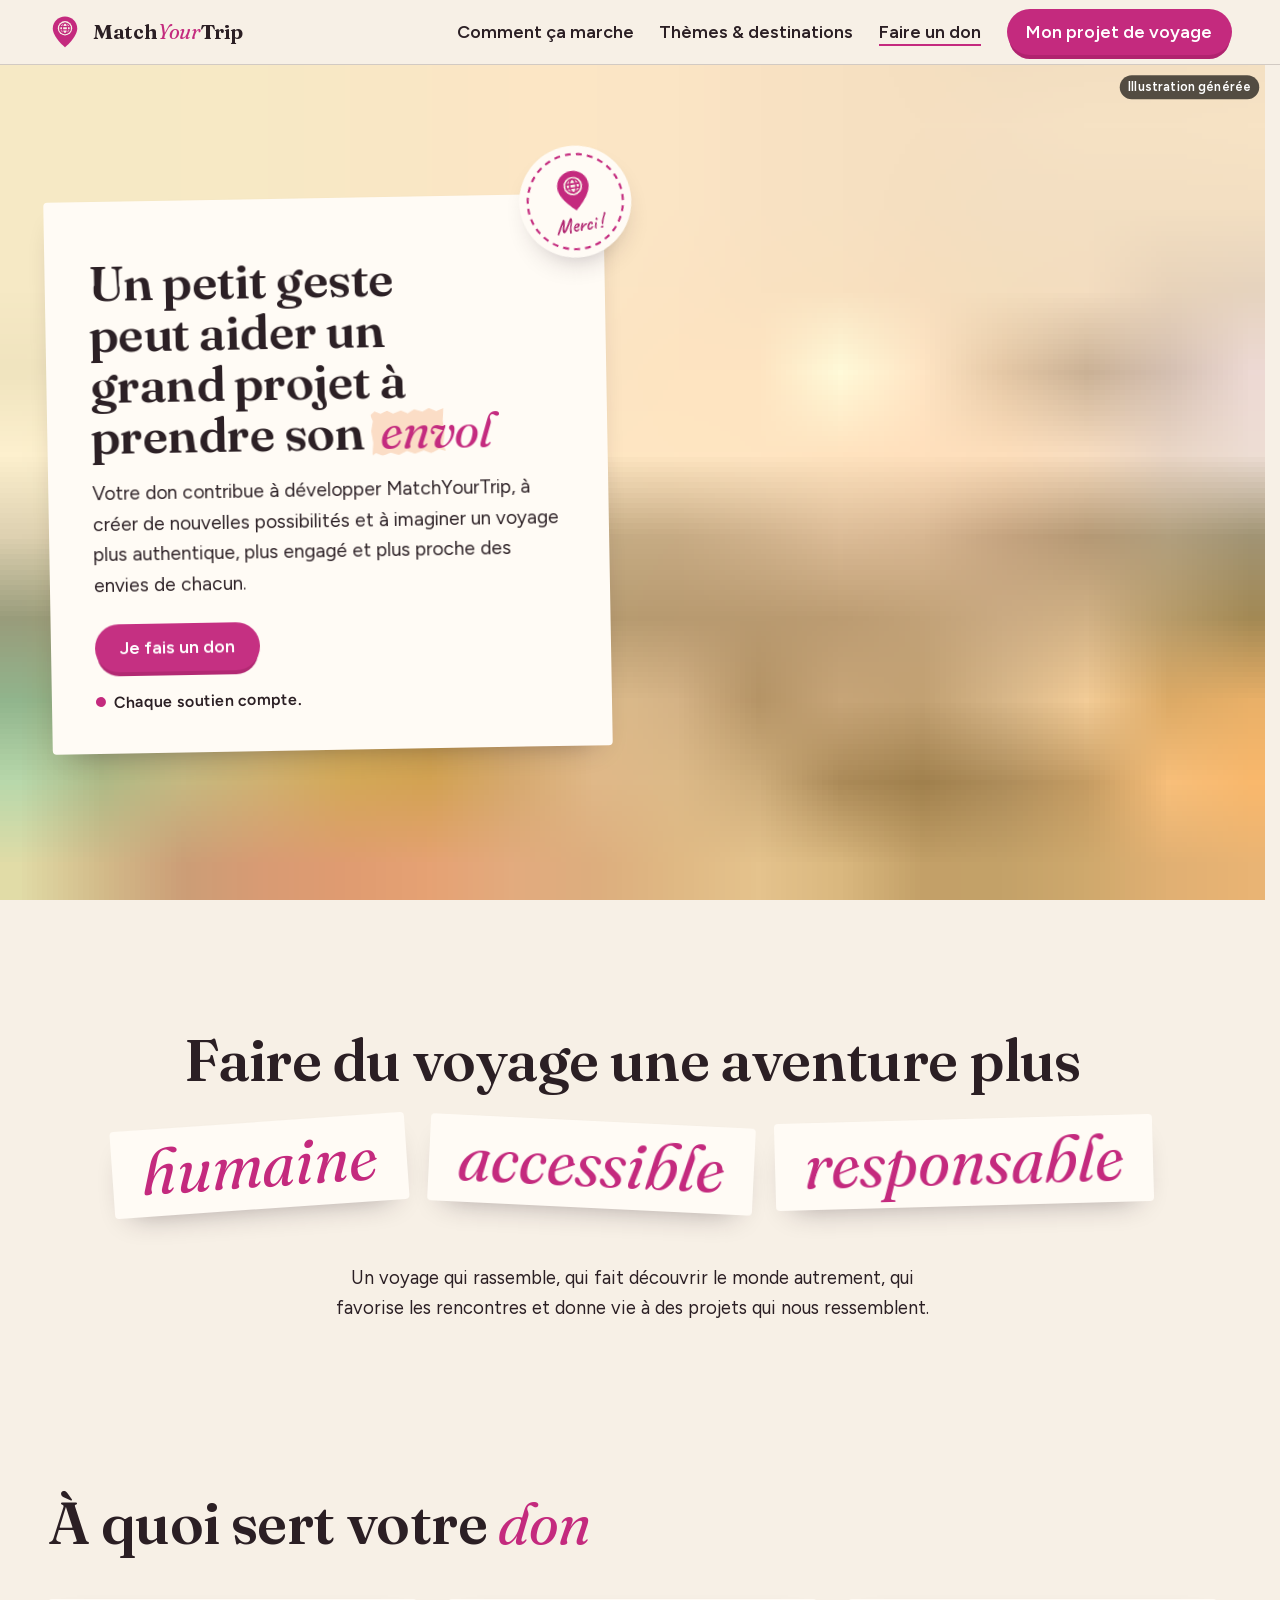
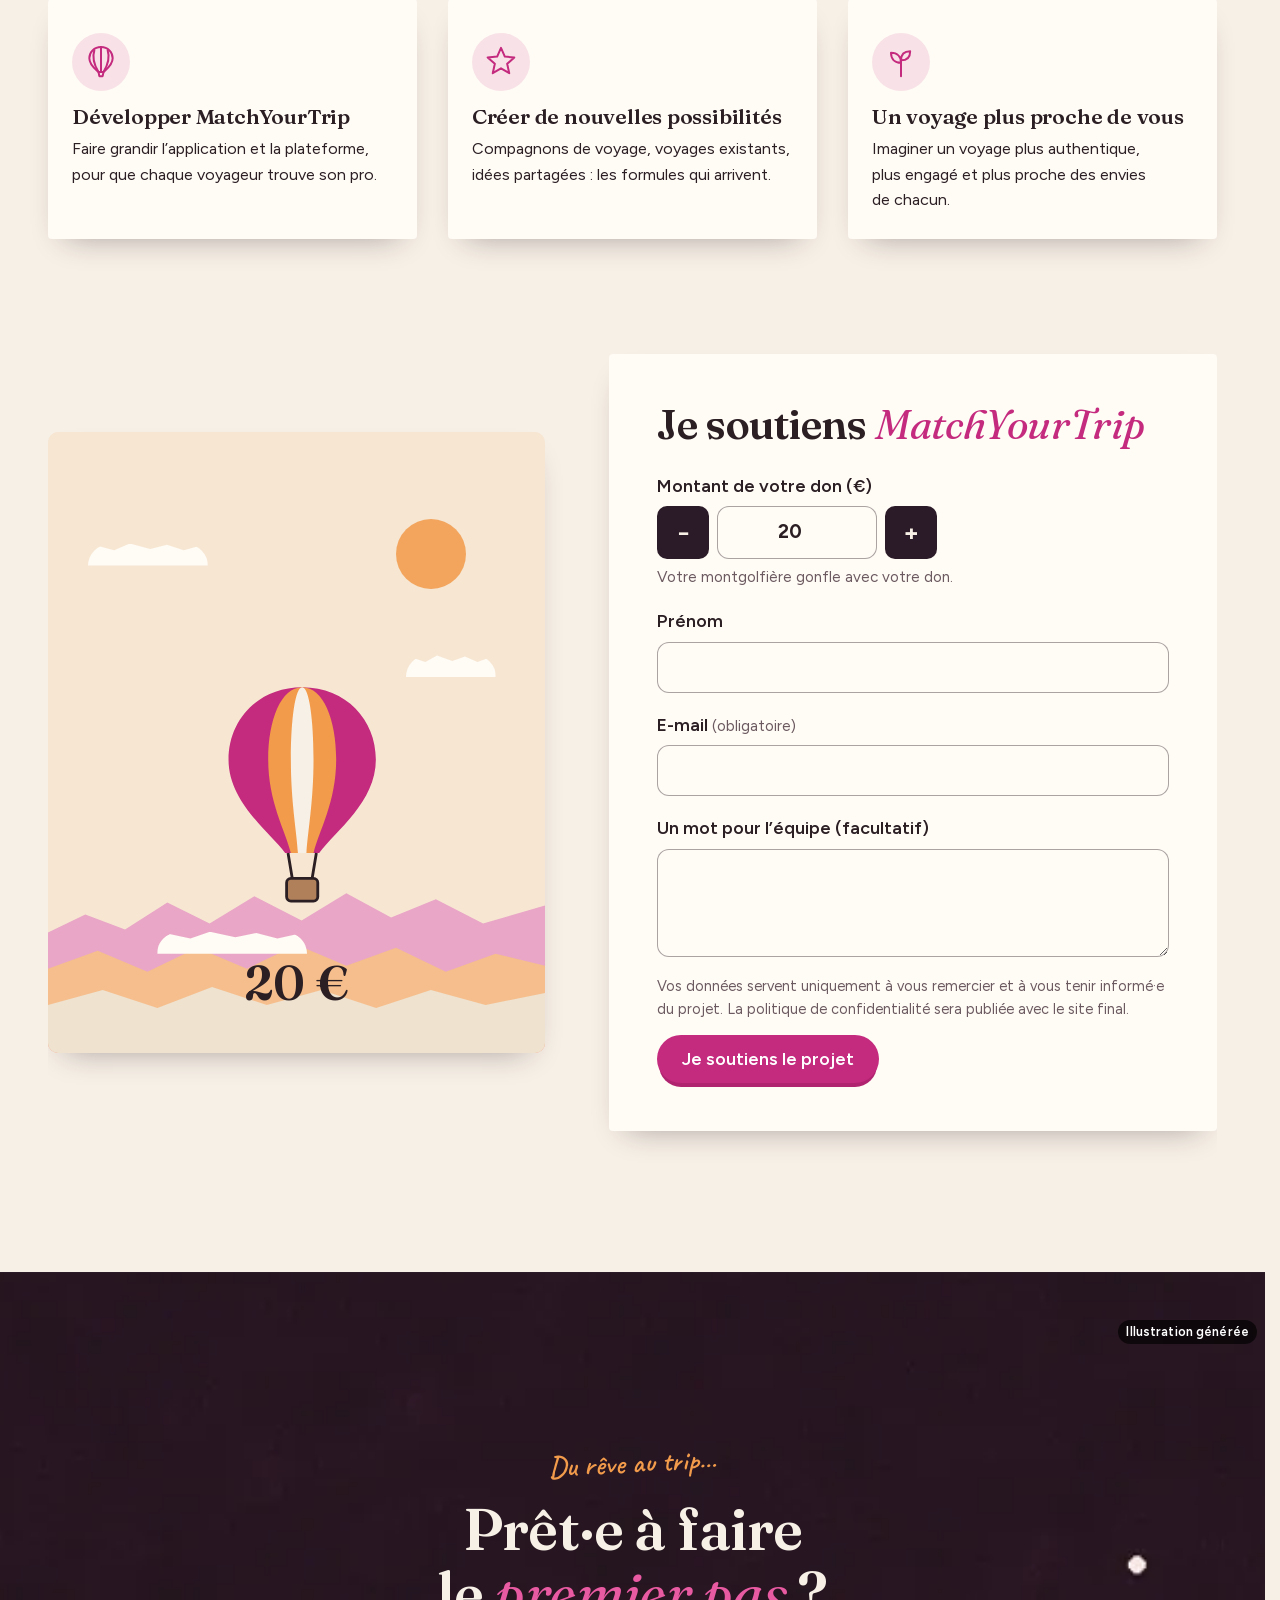
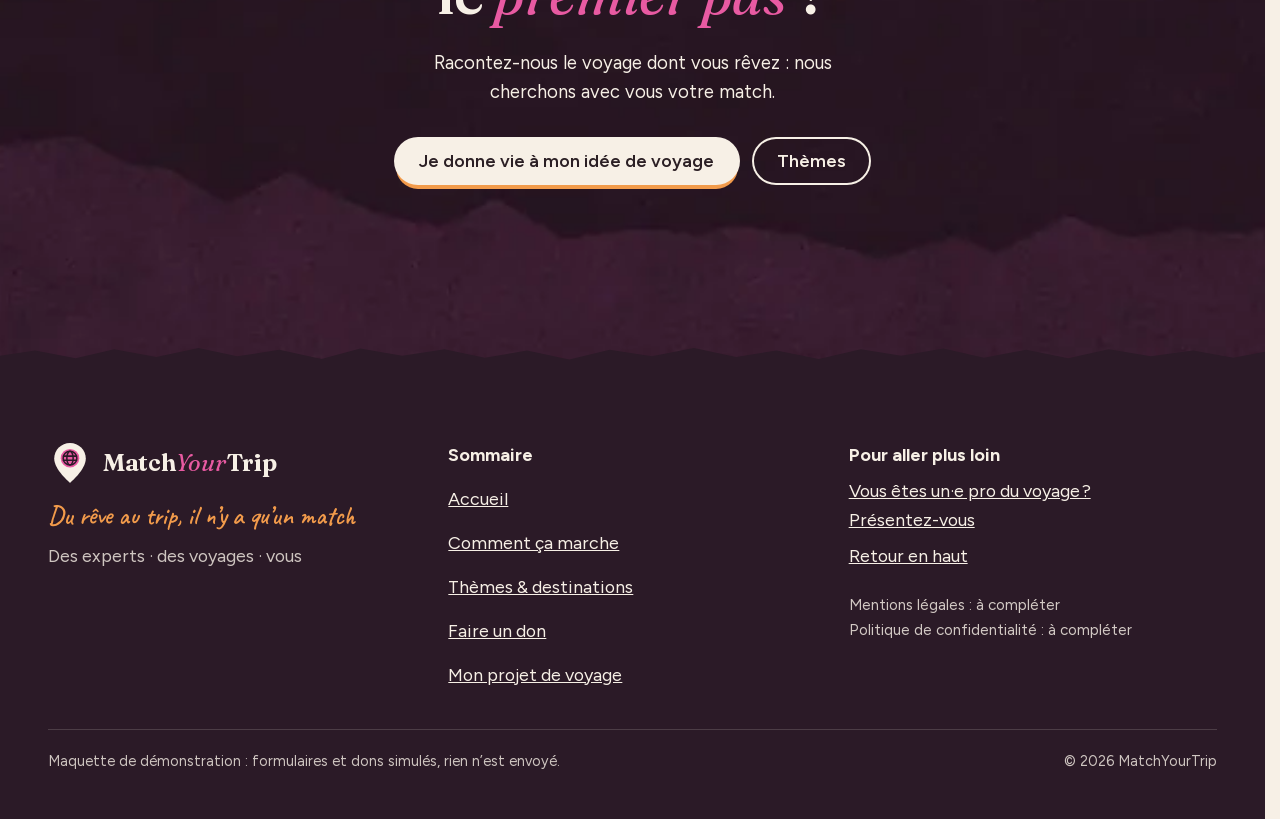
<file: faire-un-don.html>
<!doctype html>
<html lang="fr" data-v="2" data-curseur>
<head>
<meta charset="utf-8">
<meta name="viewport" content="width=device-width, initial-scale=1, viewport-fit=cover">
<title>Faire un don : soutenir MatchYourTrip</title>
<meta name="description" content="Faire du voyage une aventure plus humaine, plus accessible et plus responsable : chaque soutien compte.">
<meta name="robots" content="noindex, nofollow">
<link rel="canonical" href="https://matchyourtrip-maquette.vercel.app/faire-un-don">
<style>:root{--fond:#F7F0E6;--texte:#2B1F24;--voile-fond:#2B1A27;--ouverture-fond:#F7F0E6;--menu-fond:#F7F0E6}:root { --entete-h: 72px; --barres-h: 0px; } html { background: var(--fond); color: var(--texte); scrollbar-gutter: stable; } body { margin: 0; background: var(--fond); } html.js:not(.secours):not([data-arrivee="retour"]) [data-anime] { opacity: 0; } html.js:not(.secours):not([data-arrivee="retour"]) [data-anime].vu { opacity: 1; } [data-voile] { position: fixed; inset: 0; z-index: 900; background: var(--voile-fond); transform: translateY(100%); visibility: hidden; pointer-events: none; } html[data-arrivee="voile"]:not(.voile-leve):not(.secours) [data-voile] { transform: none; visibility: visible; } html.secours [data-voile] { visibility: hidden !important; } .ouverture-panneau { position: fixed; inset: 0; z-index: 850; display: none; place-content: center; justify-items: center; background: var(--ouverture-fond, var(--voile-fond)); color: var(--fond); text-align: center; } html.js[data-arrivee="intro"]:not(.secours):not(.intro-finie) .ouverture-panneau { display: grid; } html.defilement-bloque, html.defilement-bloque body, html.js[data-arrivee="intro"]:not(.secours):not(.intro-finie), html.js[data-arrivee="intro"]:not(.secours):not(.intro-finie) body, html[data-arrivee="voile"]:not(.voile-leve):not(.secours), html[data-arrivee="voile"]:not(.voile-leve):not(.secours) body { overflow: hidden; } html.js[data-arrivee="intro"]:not(.secours):not(.intro-finie) { background-color: var(--ouverture-fond, var(--voile-fond)); } html[data-arrivee="voile"]:not(.voile-leve):not(.secours) { background-color: var(--voile-fond); }</style>
<script>(function () {
var d = document.documentElement, ss = null, ls = null;
try { ss = window.sessionStorage; ls = window.localStorage; } catch (e) {}
d.classList.add('js');
var nav = performance.getEntriesByType ? performance.getEntriesByType('navigation')[0] : null;
var type = nav ? nav.type : 'navigate';
var depart = null;
try { depart = JSON.parse(ss.getItem('socle:depart') || 'null'); ss.removeItem('socle:depart'); } catch (e) {}
if (depart && !(Date.now() - depart.t < 15000)) depart = null;
var mode = type === 'back_forward' ? 'retour' : type === 'reload' ? 'intro' : depart ? 'voile' : 'intro';
d.setAttribute('data-arrivee', mode);
if (mode === 'voile' && depart.couleur) d.style.setProperty('--voile-fond', depart.couleur);
if (type === 'reload' && 'scrollRestoration' in history) {
history.scrollRestoration = 'manual';
}
try {
var choisie = ls && ls.getItem('socle:langue');
var langue = (d.lang || '').slice(0, 2);
if (choisie && choisie !== langue && type === 'navigate' && !depart) {
var alt = document.querySelector('link[rel="alternate"][hreflang="' + choisie + '"]');
if (alt) location.replace(new URL(alt.href).pathname + location.search + location.hash);
}
} catch (e) {}
setTimeout(function () { if (!d.classList.contains('demarre')) d.classList.add('secours'); }, 2000);
})();</script>
<link rel="preload" href="/assets/fonts/fraunces.woff2" as="font" type="font/woff2" crossorigin>
<link rel="preload" href="/assets/fonts/figtree-var.woff2" as="font" type="font/woff2" crossorigin>
<link rel="stylesheet" href="/assets/css/socle.css?v=2">
<link rel="stylesheet" href="/assets/css/site.css?v=2">
<link rel="modulepreload" href="/assets/js/site.js?v=2">
<link rel="modulepreload" href="/assets/js/socle/index.js?v=2">
<script src="/assets/vendor/gsap.min.js" defer></script>
<script src="/assets/vendor/ScrollTrigger.min.js" defer></script>
<script src="/assets/vendor/SplitText.min.js" defer></script>
<script type="module" src="/assets/js/site.js?v=2"></script>
<meta name="theme-color" content="#F7F0E6">
<link rel="icon" href="/assets/images/favicon.svg" type="image/svg+xml">
<link rel="apple-touch-icon" href="/assets/images/apple-touch-icon.png">
<meta property="og:type" content="website">
<meta property="og:site_name" content="MatchYourTrip">
<meta property="og:locale" content="fr_FR">
<meta property="og:title" content="Faire un don : soutenir MatchYourTrip">
<meta property="og:description" content="Faire du voyage une aventure plus humaine, plus accessible et plus responsable : chaque soutien compte.">
<meta property="og:url" content="https://matchyourtrip-maquette.vercel.app/faire-un-don">
<meta property="og:image" content="https://matchyourtrip-maquette.vercel.app/assets/partage/faire-un-don-fr.jpg">
<meta property="og:image:width" content="1200">
<meta property="og:image:height" content="630">
<meta property="og:image:alt" content="Montgolfière en papier qui s’élève au-dessus des collines">
<meta name="twitter:card" content="summary_large_image">
<script type="application/ld+json">{"@context":"https://schema.org","@type":"Organization","name":"MatchYourTrip","url":"https://www.matchyourtrip.fr","slogan":"Du rêve au trip, il n'y a qu'un match","description":"Mise en relation entre voyageurs et professionnels du voyage (travel planners) pour des voyages 100 % personnalisés."}</script>
</head>
<body id="haut">
<div data-voile data-forme="vague" aria-hidden="true"><svg class="voile-vague voile-vague--haut" viewBox="0 0 1440 120" preserveAspectRatio="none" aria-hidden="true"><path d="M0 120 C 240 20 480 20 720 70 S 1200 130 1440 40 V 120 H 0 Z"/></svg><svg class="voile-vague voile-vague--bas" viewBox="0 0 1440 120" preserveAspectRatio="none" aria-hidden="true"><path d="M0 0 C 240 100 480 100 720 50 S 1200 -10 1440 80 V 0 H 0 Z"/></svg><div class="voile-contenu"><img src="/assets/images/logo-clair.svg" alt="" width="56" height="56"><span data-voile-libelle>Faire un don</span></div></div>
<div class="ouverture-panneau" data-ouverture aria-hidden="true">
  <div class="intro-scene">
    <svg class="intro-bande intro-bande--g" viewBox="0 0 600 90" preserveAspectRatio="none"><path d="M0 18 L60 8 L120 20 L190 6 L250 18 L320 4 L390 16 L450 6 L520 18 L600 8 L590 22 L598 36 L586 50 L597 64 L588 76 L600 86 L530 76 L460 88 L390 74 L320 86 L250 72 L180 86 L110 74 L50 86 L0 76 Z"/></svg>
    <svg class="intro-bande intro-bande--d" viewBox="0 0 600 90" preserveAspectRatio="none"><path d="M600 14 L540 4 L470 18 L400 6 L330 18 L260 4 L190 16 L130 6 L60 18 L0 8 L12 22 L2 36 L14 50 L3 64 L13 76 L0 86 L70 76 L140 88 L210 74 L280 86 L350 72 L420 86 L490 74 L550 86 L600 78 Z"/></svg>
    <img class="ouverture-logo" src="/assets/images/logo.svg" alt="" width="72" height="72" data-ouverture-objet>
    <svg class="intro-coeur" viewBox="0 0 24 22"><path d="M12 21s-9-5.6-9-12A5 5 0 0 1 12 6a5 5 0 0 1 9 3c0 6.4-9 12-9 12z"/></svg>
  </div>
  <p class="ouverture-nom"><span>Match</span><em>Your</em><span>Trip</span></p>
  <p class="ouverture-ligne">Du rêve au trip, il n’y a qu’un match</p>
</div>
<a class="evitement" href="#contenu">Aller au contenu</a>
<header data-entete>
  <div class="entete-rangee">
    <a class="entete-logo" href="/" data-libelle="Accueil">
      <img src="/assets/images/logo.svg" alt="" width="36" height="36"><span class="logo-mot">Match<em>Your</em>Trip</span>
    </a>
    <nav data-nav aria-label="Navigation principale">
      <ul><li><a href="/comment-ca-marche" data-libelle="Comment ça marche">Comment ça marche</a></li><li><a href="/themes-et-destinations" data-libelle="Thèmes &amp; destinations">Thèmes &amp; destinations</a></li><li><a href="/faire-un-don" data-libelle="Faire un don" aria-current="page">Faire un don</a></li></ul>
    </nav>
    <div class="entete-actions">
      <a class="bouton" href="/mon-projet-de-voyage" data-libelle="Mon projet de voyage">Mon projet de voyage</a>
      <button type="button" data-menu-bouton aria-controls="menu" aria-expanded="false" data-libelle-ouvrir="Menu" data-libelle-fermer="Fermer"><span data-libelle-bouton>Menu</span></button>
      <a class="menu-sansjs" href="#menu" data-menu-lien>Menu</a>
    </div>
  </div>
</header>
<script>/* Avant le premier affichage : rangées de la navigation (même règle que ajusterNav dans assets/js/socle/entete.js)
   et hauteur réelle de l'en-tête, pour que rien ne saute quand le JavaScript du site prend la main. */
(function () {
  var h = document.documentElement, u = document.querySelector('[data-nav] ul'), e = document.querySelector('[data-entete]');
  if (u) {
    var deborde = function () { return u.scrollWidth > u.clientWidth + 1; }, c = deborde();
    if (c && window.matchMedia('(min-width: 900px)').matches) {
      h.classList.add('nav-deux-rangees'); c = deborde();
      if (c) { h.classList.add('nav-deux-lignes'); var a = u.querySelector('a'); c = !a || u.getBoundingClientRect().height > a.getBoundingClientRect().height * 2.5; }
      if (c) h.classList.remove('nav-deux-rangees', 'nav-deux-lignes');
    }
    if (c) h.classList.add('nav-compacte');
  }
  if (e) h.style.setProperty('--entete-h', Math.round(e.getBoundingClientRect().height) + 'px');
})();</script>
<span id="menu-ferme" aria-hidden="true"></span>
<div id="menu" data-menu role="dialog" aria-modal="true" aria-label="Menu">
  <p class="menu-sansjs-fermer"><a href="#menu-ferme">Fermer</a></p>
  <ul><li style="--i:0"><a href="/" class="menu-lien" data-libelle="Accueil">Accueil</a></li><li style="--i:1"><a href="/comment-ca-marche" class="menu-lien" data-libelle="Comment ça marche">Comment ça marche</a></li><li style="--i:2"><a href="/themes-et-destinations" class="menu-lien" data-libelle="Thèmes &amp; destinations">Thèmes &amp; destinations</a></li><li style="--i:3"><a href="/faire-un-don" class="menu-lien" data-libelle="Faire un don" aria-current="page">Faire un don</a></li><li style="--i:4"><a href="/mon-projet-de-voyage" class="menu-lien" data-libelle="Mon projet de voyage">Mon projet de voyage</a></li></ul>
  <p class="menu-action"><a href="/mon-projet-de-voyage#formulaire" class="bouton" data-libelle="Mon projet de voyage">Je trouve mon travel planner</a></p>
  <p class="menu-note">Du rêve au trip, il n’y a qu’un match</p>
</div>
<main id="contenu" tabindex="-1">
<section class="ouv ouv--plein" id="debut">
  <figure class="media ouv-fond" data-grok data-effet="envol" style="--cadrage:50% 50%">
  <picture><source media="(max-width: 760px) and (orientation: portrait)" srcset="/assets/images/grok/don-ouverture-mobile-640.webp 640w, /assets/images/grok/don-ouverture-mobile-1080.webp 1080w" sizes="100vw">
    <img src="/assets/images/grok/don-ouverture-1280.webp" srcset="/assets/images/grok/don-ouverture-640.webp 640w, /assets/images/grok/don-ouverture-1280.webp 1280w, /assets/images/grok/don-ouverture-1920.webp 1920w" sizes="100vw" alt="Montgolfière en papier fuchsia et abricot qui s’élève au-dessus de collines en papier" width="1280" height="720" fetchpriority="high" loading="eager" decoding="async">
  </picture><figcaption class="mention-ia">Illustration générée</figcaption>
</figure>
  <div class="conteneur ouv-plein-contenu">
    <div class="feuille ouv-feuille">
      <div class="pastille ouv-pastille ouv-pastille--feuille" data-iris-centre="disque" data-grille="fil">
  <svg class="pastille-bord" viewBox="0 0 120 120" aria-hidden="true"><circle cx="60" cy="60" r="56"/></svg>
  <img src="/assets/images/logo.svg" alt="" width="46" height="46">
  <span class="pastille-texte">Merci !</span>
</div>
      <h1 class="ouv-titre ouv-titre--moyen titre-colle" data-anime="gsap" data-grille="typo">Un petit geste peut aider un grand projet à prendre son <em>envol</em></h1>
      <p class="ouv-intro" data-anime="gsap">Votre don contribue à développer MatchYourTrip, à créer de nouvelles possibilités et à imaginer un voyage plus authentique, plus engagé et plus proche des envies de chacun.</p>
      <p class="ouv-actions" data-anime="gsap"><a class="bouton" href="#don" data-action-principale data-survol="magnetique">Je fais un don</a></p>
      <p class="ouv-info" data-info-cle><span class="point-vivant" aria-hidden="true"></span>Chaque soutien compte.</p>
    </div>
  </div>
</section>
<section class="mission conteneur" id="mission">
  <h2 class="titre-section mission-titre" data-anime="lignes">Faire du voyage une aventure plus</h2>
  <ul class="mission-mots" role="list" data-visuel>
    <li style="--r:-4deg" data-effet="mots-papier">humaine</li>
    <li style="--r:3deg" data-effet="mots-papier">accessible</li>
    <li style="--r:-2deg" data-effet="mots-papier">responsable</li>
  </ul>
  <p class="mission-texte" data-anime>Un voyage qui rassemble, qui fait découvrir le monde autrement, qui favorise les rencontres et donne vie à des projets qui nous ressemblent.</p>
</section>
<section class="utilite" id="utilite">
  <div class="conteneur">
    <h2 class="titre-section" data-anime="lignes">À quoi sert votre <em>don</em></h2>
    <ul class="utilite-liste" role="list" data-anime="cascade">
      <li class="fiche fiche--simple"><svg class="icone fiche-icone" viewBox="0 0 48 48" aria-hidden="true" data-visuel><g fill="none" stroke="currentColor" stroke-width="2.4" stroke-linecap="round" stroke-linejoin="round"><path d="M24 6c-8.3 0-14 6.2-14 13.6C10 28 18 33 21 36h6c3-3 11-8 11-16.4C38 12.2 32.3 6 24 6z"/><path d="M21 36l1 5h4l1-5M24 6v30M16 10c-2 6-1 16 5 26M32 10c2 6 1 16-5 26"/></g></svg><h3>Développer MatchYourTrip</h3><p>Faire grandir l’application et la plateforme, pour que chaque voyageur trouve son pro.</p></li><li class="fiche fiche--simple"><svg class="icone fiche-icone" viewBox="0 0 48 48" aria-hidden="true" data-visuel><g fill="none" stroke="currentColor" stroke-width="2.4" stroke-linecap="round" stroke-linejoin="round"><path d="M24 7l4.6 10.5 11.4 1.1-8.6 7.6 2.5 11.2L24 31.6l-9.9 5.8 2.5-11.2-8.6-7.6 11.4-1.1z"/></g></svg><h3>Créer de nouvelles possibilités</h3><p>Compagnons de voyage, voyages existants, idées partagées : les formules qui arrivent.</p></li><li class="fiche fiche--simple"><svg class="icone fiche-icone" viewBox="0 0 48 48" aria-hidden="true" data-visuel><g fill="none" stroke="currentColor" stroke-width="2.4" stroke-linecap="round" stroke-linejoin="round"><path d="M24 41V22"/><path d="M24 25c-8 0-12-5-12-12 8 0 12 5 12 12zM24 22c0-7 4-11 11-11 0 7-4 11-11 11z"/></g></svg><h3>Un voyage plus proche de vous</h3><p>Imaginer un voyage plus authentique, plus engagé et plus proche des envies de chacun.</p></li>
    </ul>
  </div>
</section>
<section class="don conteneur" id="don">
  <div class="don-visuel" data-visuel>
    <div class="don-ciel" aria-hidden="true"><span class="nuage nuage--1"></span><span class="nuage nuage--2"></span><span class="nuage nuage--3"></span><span class="soleil"></span></div>
    <svg class="don-collines" viewBox="0 0 400 140" preserveAspectRatio="none" aria-hidden="true"><path d="M0 60 L30 48 L62 58 L96 40 L130 54 L166 36 L204 52 L240 34 L276 50 L312 38 L350 54 L400 42 L400 140 L0 140Z" fill="#E9A6C6"/><path d="M0 84 L40 72 L80 86 L120 70 L160 84 L200 68 L240 82 L280 70 L320 86 L360 74 L400 82 L400 140 L0 140Z" fill="#F5BE8C"/><path d="M0 108 L44 98 L88 110 L132 96 L176 108 L220 98 L264 110 L308 98 L352 108 L400 100 L400 140 L0 140Z" fill="#EFE2CF"/></svg>
    <svg data-effet="ballon" class="ballon don-ballon" viewBox="0 0 120 170" aria-hidden="true">
  <g class="ballon-enveloppe"><path d="M60 6C29 6 8 29 8 57c0 30 28 50 40 66h24c12-16 40-36 40-66C112 29 91 6 60 6z" fill="#C42A7E"/>
  <path d="M60 6C45 6 36 29 36 57c0 30 12 50 16 66h16c4-16 16-36 16-66C84 29 75 6 60 6z" fill="#F29B4B"/>
  <path d="M60 6c-5 0-8 23-8 51 0 30 4 50 5 66h6c1-16 5-36 5-66 0-28-3-51-8-51z" fill="#F7F0E6"/></g>
  <path d="M50 123l3 18M70 123l-3 18" stroke="#2B1F24" stroke-width="2"/>
  <rect x="49" y="141" width="22" height="16" rx="3" fill="#B0805A" stroke="#2B1F24" stroke-width="2"/>
</svg>
    <p class="don-montant-affiche" aria-hidden="true"><span data-don-affiche>20</span>&nbsp;€</p>
  </div>
  <form class="don-form feuille" data-formulaire data-don novalidate>
    <h2 class="titre-section titre-section--moyen" data-anime="lignes">Je soutiens <em>MatchYourTrip</em></h2>
    <div class="champ champ--montant">
      <label for="don-montant">Montant de votre don (€)</label>
      <div class="pas-a-pas">
        <button type="button" class="pas" data-pas="-5" aria-label="Diminuer le montant">−</button>
        <input id="don-montant" name="montant" type="number" inputmode="numeric" min="1" step="1" value="20" required>
        <button type="button" class="pas" data-pas="5" aria-label="Augmenter le montant">+</button>
      </div>
      <p class="champ-aide">Votre montgolfière gonfle avec votre don.</p>
    </div>
    <div class="champ"><label for="don-prenom">Prénom</label><input id="don-prenom" name="prenom" autocomplete="given-name"></div>
    <div class="champ"><label for="don-email">E-mail <span class="requis">(obligatoire)</span></label><input id="don-email" name="email" type="email" autocomplete="email" required></div>
    <div class="champ"><label for="don-mot">Un mot pour l’équipe (facultatif)</label><textarea id="don-mot" name="mot" rows="3"></textarea></div>
    <p class="mention-donnees">Vos données servent uniquement à vous remercier et à vous tenir informé·e du projet. La politique de confidentialité sera publiée avec le site final.</p>
    <button type="submit" class="bouton">Je soutiens le projet</button>
    <p data-message-envoi data-texte="Don simulé : aucun paiement n’a été effectué. La plateforme de paiement reste à choisir." role="status" tabindex="-1" hidden></p>
  </form>
</section>
<section class="fin" id="fin">
  <svg class="dechirure dechirure--haut dechirure--prune" viewBox="0 0 1440 40" preserveAspectRatio="none" aria-hidden="true"><path d="M0 40 L0 16.1 L42 8.1 L85 10.4 L127 14.0 L169 15.1 L212 7.4 L254 21.8 L296 16.6 L339 13.4 L381 11.1 L424 20.1 L466 17.8 L508 7.4 L551 15.0 L593 10.2 L635 18.1 L678 8.8 L720 16.1 L762 14.8 L805 9.2 L847 6.9 L889 22.9 L932 23.5 L974 8.2 L1016 14.0 L1059 23.2 L1101 9.4 L1144 13.5 L1186 15.9 L1228 18.1 L1271 11.1 L1313 9.1 L1355 23.7 L1398 14.0 L1440 10.2 L1440 40 Z"/></svg>
  <figure class="media fin-media" data-grok data-fx="zoom" data-fx-force="12" style="--cadrage:50% 50%">
  <picture><source media="(max-width: 760px) and (orientation: portrait)" srcset="/assets/images/grok/appel-nuit-mobile-640.webp 640w" sizes="100vw">
    <img src="/assets/images/grok/appel-nuit-1280.webp" srcset="/assets/images/grok/appel-nuit-640.webp 640w, /assets/images/grok/appel-nuit-1280.webp 1280w, /assets/images/grok/appel-nuit-1920.webp 1920w" sizes="100vw" alt="" width="1280" height="853" loading="lazy" decoding="async">
  </picture><figcaption class="mention-ia">Illustration générée</figcaption>
</figure>
  <div class="conteneur fin-contenu">
    <p class="note-main fin-note">Du rêve au trip…</p>
    <h2 class="titre-section" data-anime="lignes">Prêt·e à faire le <em>premier pas</em>&nbsp;?</h2>
    <p class="fin-texte" data-anime>Racontez-nous le voyage dont vous rêvez : nous cherchons avec vous votre match.</p>
    <p class="fin-actions" data-anime>
      <a href="/mon-projet-de-voyage#formulaire" class="bouton bouton--clair" data-libelle="Mon projet de voyage" data-survol="magnetique">Je donne vie à mon idée de voyage</a>
      <a href="/themes-et-destinations" class="bouton bouton--contour-clair" data-libelle="Thèmes &amp; destinations">Thèmes</a>
    </p>
  </div>
</section>
</main>
<footer class="pied" id="pied">
  <svg class="pied-dechirure" viewBox="0 0 1440 40" preserveAspectRatio="none" aria-hidden="true"><path d="M0 40 L0 18 L40 10 L86 22 L130 8 L178 20 L226 6 L270 19 L318 9 L366 23 L410 7 L458 18 L506 8 L552 21 L600 10 L648 24 L694 9 L742 19 L790 6 L838 20 L884 10 L932 23 L980 8 L1026 18 L1074 7 L1120 21 L1168 9 L1216 22 L1262 8 L1310 19 L1358 10 L1404 21 L1440 12 L1440 40 Z"/></svg>
  <div class="conteneur pied-grille">
    <div class="pied-marque">
      <p class="pied-logo"><img src="/assets/images/logo-clair.svg" alt="" width="44" height="44"><span class="logo-mot">Match<em>Your</em>Trip</span></p>
      <p class="pied-slogan">Du rêve au trip, il n’y a qu’un match</p>
      <p class="pied-signature">Des experts · des voyages · vous</p>
    </div>
    <nav aria-label="Sommaire">
      <p class="pied-titre">Sommaire</p>
      <ul><li><a href="/" data-libelle="Accueil">Accueil</a></li><li><a href="/comment-ca-marche" data-libelle="Comment ça marche">Comment ça marche</a></li><li><a href="/themes-et-destinations" data-libelle="Thèmes &amp; destinations">Thèmes &amp; destinations</a></li><li><a href="/faire-un-don" data-libelle="Faire un don" aria-current="page">Faire un don</a></li><li><a href="/mon-projet-de-voyage" data-libelle="Mon projet de voyage">Mon projet de voyage</a></li></ul>
    </nav>
    <div>
      <p class="pied-titre">Pour aller plus loin</p>
      <ul>
        <li><a href="/mon-projet-de-voyage?profil=pro#formulaire" data-libelle="Mon projet de voyage">Vous êtes un·e pro du voyage ? Présentez-vous</a></li>
        <li><a href="#haut" data-sans-transition>Retour en haut</a></li>
      </ul>
      <p class="pied-legal">Mentions légales&nbsp;: à compléter<br>Politique de confidentialité&nbsp;: à compléter</p>
    </div>
  </div>
  <div class="conteneur pied-bas"><p>Maquette de démonstration : formulaires et dons simulés, rien n’est envoyé.</p><p>© 2026 MatchYourTrip</p></div>
</footer>
<div data-barre-fixe>
  <a href="/themes-et-destinations" class="bouton bouton--contour" data-libelle="Thèmes &amp; destinations">Thèmes</a>
  <a href="/mon-projet-de-voyage" class="bouton" data-libelle="Mon projet de voyage">Mon projet</a>
</div>
</body>
</html>
</file>
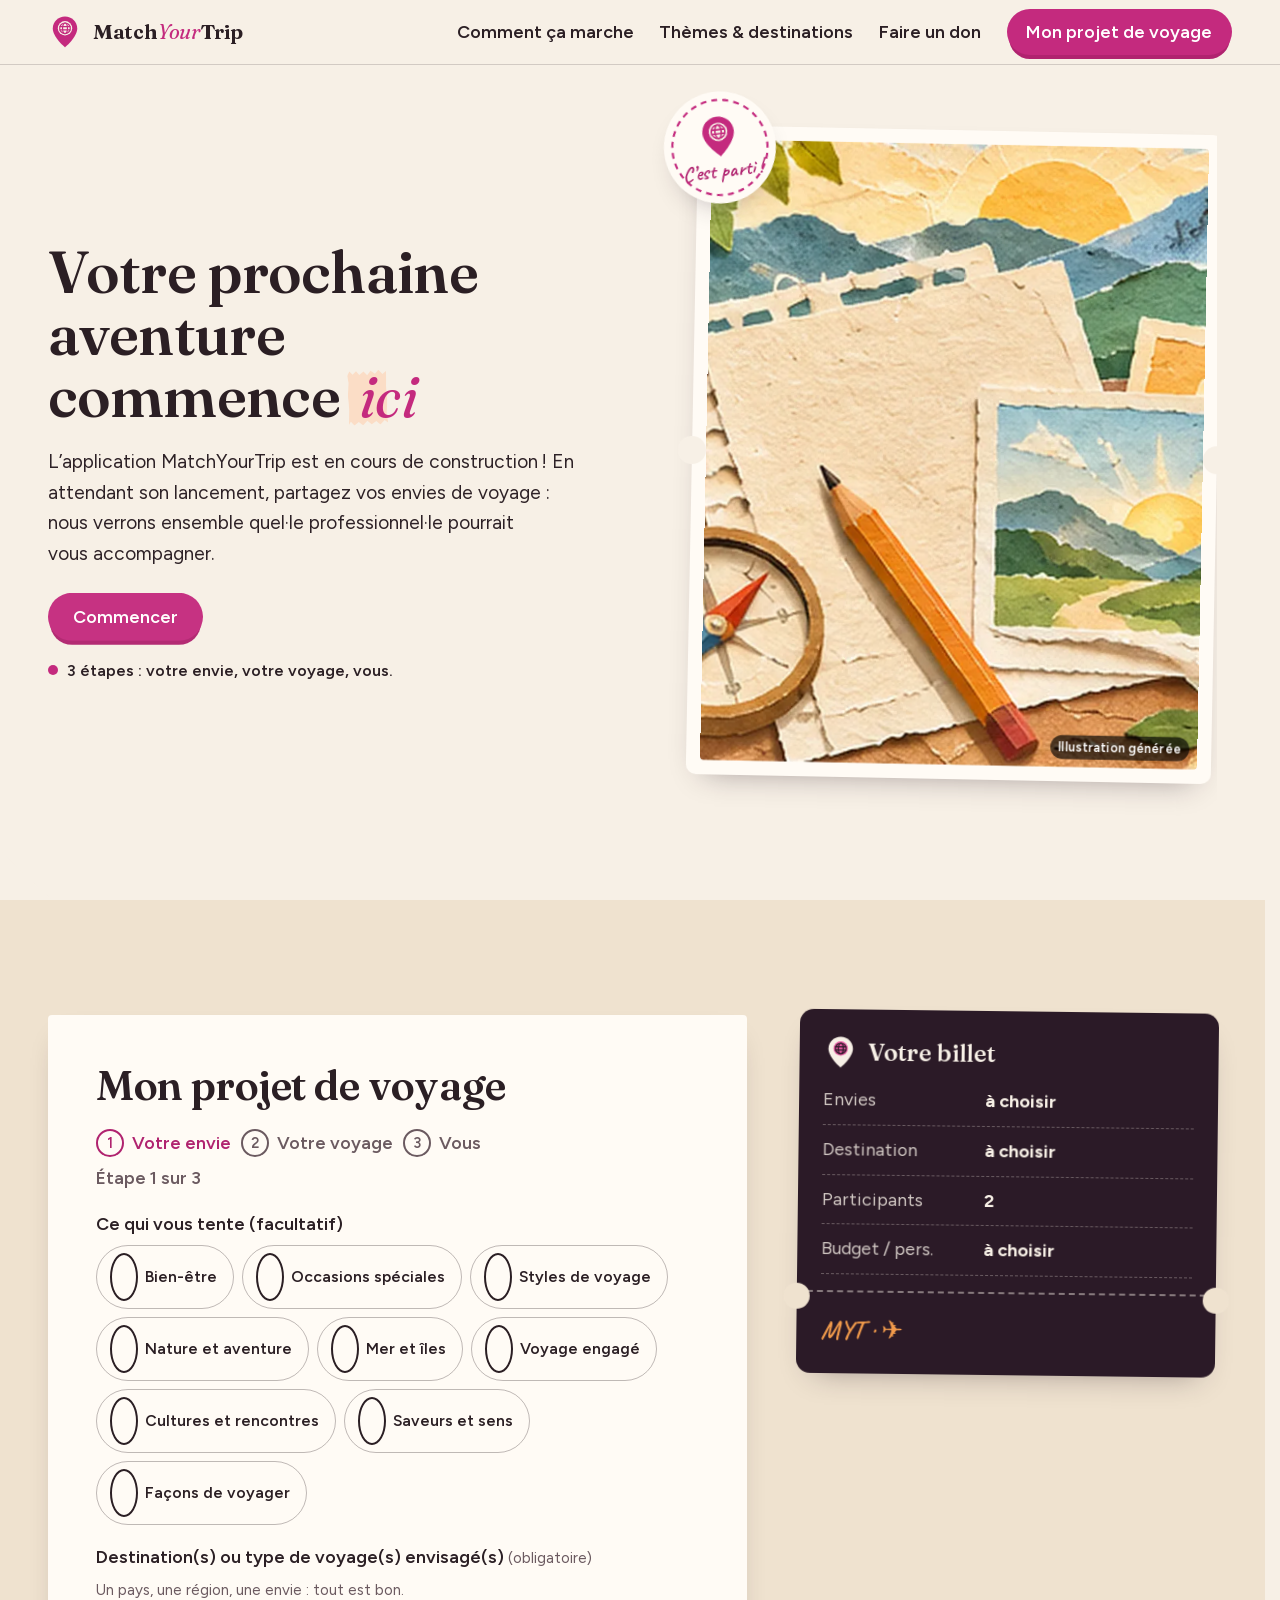
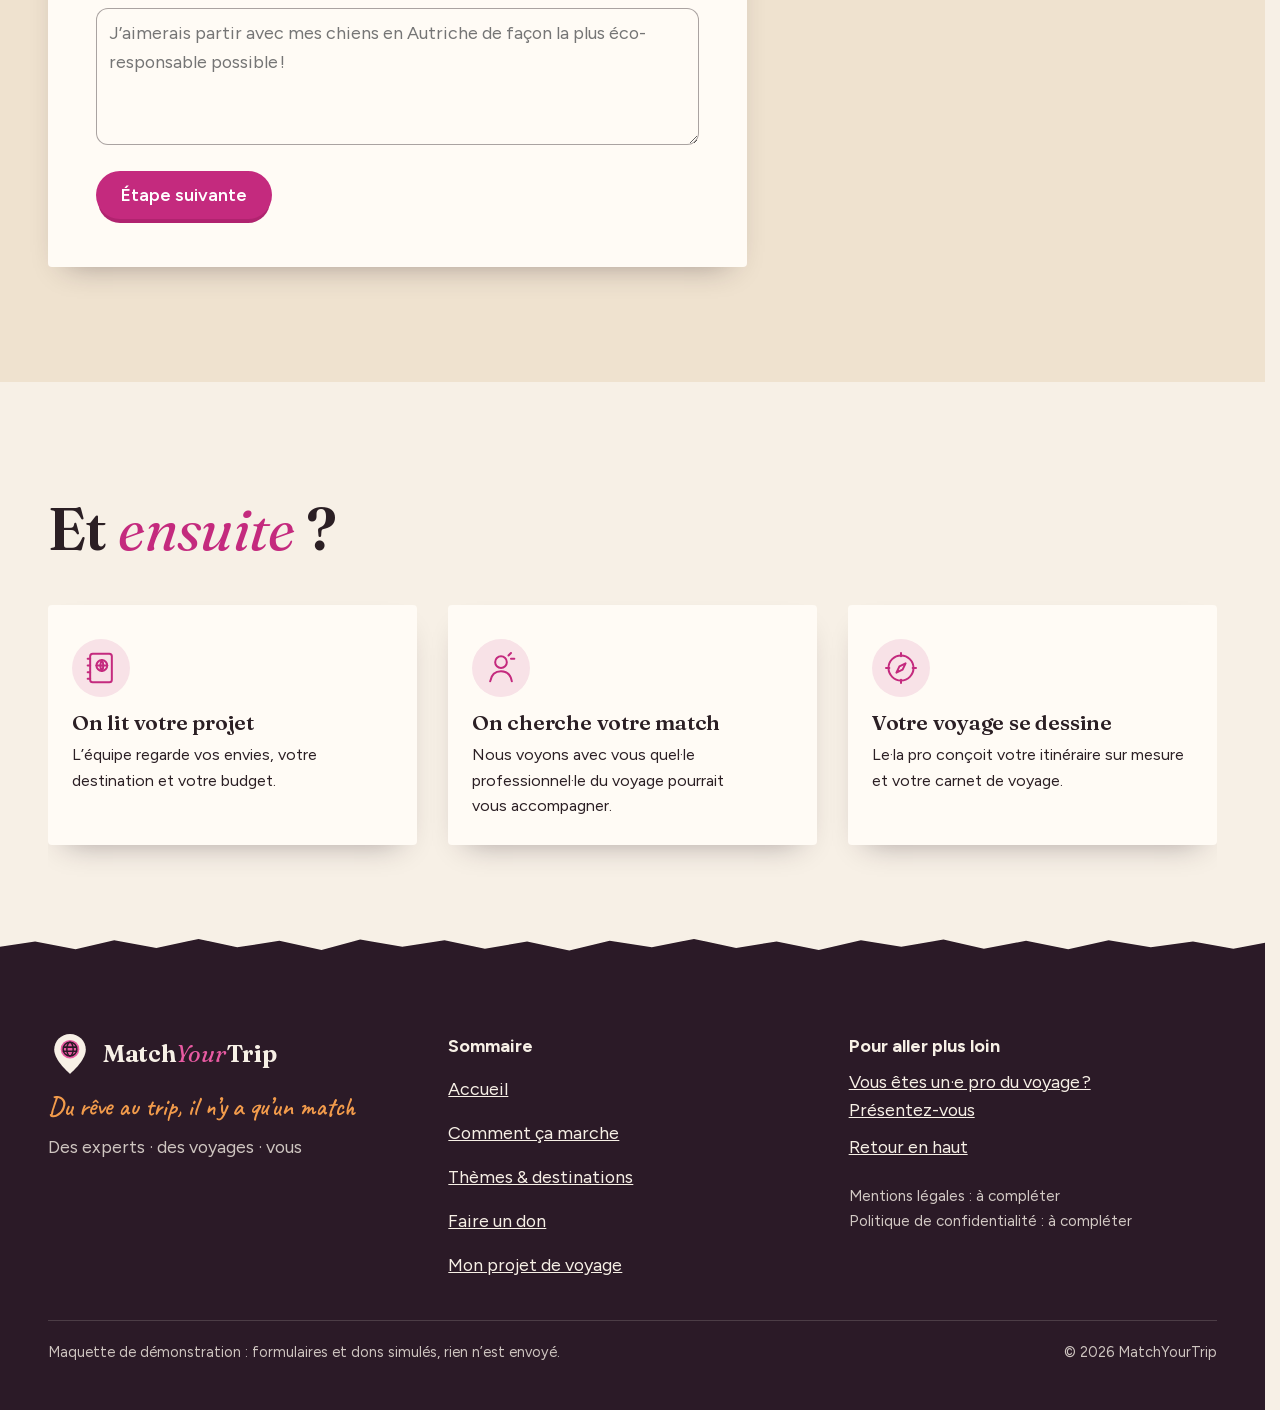
<file: mon-projet-de-voyage.html>
<!doctype html>
<html lang="fr" data-v="2" data-curseur>
<head>
<meta charset="utf-8">
<meta name="viewport" content="width=device-width, initial-scale=1, viewport-fit=cover">
<title>Mon projet de voyage : MatchYourTrip</title>
<meta name="description" content="Partagez vos envies de voyage : nous verrons ensemble quel·le professionnel·le du voyage pourrait vous accompagner.">
<meta name="robots" content="noindex, nofollow">
<link rel="canonical" href="https://matchyourtrip-maquette.vercel.app/mon-projet-de-voyage">
<style>:root{--fond:#F7F0E6;--texte:#2B1F24;--voile-fond:#2B1A27;--ouverture-fond:#F7F0E6;--menu-fond:#F7F0E6}:root { --entete-h: 72px; --barres-h: 0px; } html { background: var(--fond); color: var(--texte); scrollbar-gutter: stable; } body { margin: 0; background: var(--fond); } html.js:not(.secours):not([data-arrivee="retour"]) [data-anime] { opacity: 0; } html.js:not(.secours):not([data-arrivee="retour"]) [data-anime].vu { opacity: 1; } [data-voile] { position: fixed; inset: 0; z-index: 900; background: var(--voile-fond); transform: translateY(100%); visibility: hidden; pointer-events: none; } html[data-arrivee="voile"]:not(.voile-leve):not(.secours) [data-voile] { transform: none; visibility: visible; } html.secours [data-voile] { visibility: hidden !important; } .ouverture-panneau { position: fixed; inset: 0; z-index: 850; display: none; place-content: center; justify-items: center; background: var(--ouverture-fond, var(--voile-fond)); color: var(--fond); text-align: center; } html.js[data-arrivee="intro"]:not(.secours):not(.intro-finie) .ouverture-panneau { display: grid; } html.defilement-bloque, html.defilement-bloque body, html.js[data-arrivee="intro"]:not(.secours):not(.intro-finie), html.js[data-arrivee="intro"]:not(.secours):not(.intro-finie) body, html[data-arrivee="voile"]:not(.voile-leve):not(.secours), html[data-arrivee="voile"]:not(.voile-leve):not(.secours) body { overflow: hidden; } html.js[data-arrivee="intro"]:not(.secours):not(.intro-finie) { background-color: var(--ouverture-fond, var(--voile-fond)); } html[data-arrivee="voile"]:not(.voile-leve):not(.secours) { background-color: var(--voile-fond); }</style>
<script>(function () {
var d = document.documentElement, ss = null, ls = null;
try { ss = window.sessionStorage; ls = window.localStorage; } catch (e) {}
d.classList.add('js');
var nav = performance.getEntriesByType ? performance.getEntriesByType('navigation')[0] : null;
var type = nav ? nav.type : 'navigate';
var depart = null;
try { depart = JSON.parse(ss.getItem('socle:depart') || 'null'); ss.removeItem('socle:depart'); } catch (e) {}
if (depart && !(Date.now() - depart.t < 15000)) depart = null;
var mode = type === 'back_forward' ? 'retour' : type === 'reload' ? 'intro' : depart ? 'voile' : 'intro';
d.setAttribute('data-arrivee', mode);
if (mode === 'voile' && depart.couleur) d.style.setProperty('--voile-fond', depart.couleur);
if (type === 'reload' && 'scrollRestoration' in history) {
history.scrollRestoration = 'manual';
}
try {
var choisie = ls && ls.getItem('socle:langue');
var langue = (d.lang || '').slice(0, 2);
if (choisie && choisie !== langue && type === 'navigate' && !depart) {
var alt = document.querySelector('link[rel="alternate"][hreflang="' + choisie + '"]');
if (alt) location.replace(new URL(alt.href).pathname + location.search + location.hash);
}
} catch (e) {}
setTimeout(function () { if (!d.classList.contains('demarre')) d.classList.add('secours'); }, 2000);
})();</script>
<link rel="preload" href="/assets/fonts/fraunces.woff2" as="font" type="font/woff2" crossorigin>
<link rel="preload" href="/assets/fonts/figtree-var.woff2" as="font" type="font/woff2" crossorigin>
<link rel="stylesheet" href="/assets/css/socle.css?v=2">
<link rel="stylesheet" href="/assets/css/site.css?v=2">
<link rel="modulepreload" href="/assets/js/site.js?v=2">
<link rel="modulepreload" href="/assets/js/socle/index.js?v=2">
<script src="/assets/vendor/gsap.min.js" defer></script>
<script src="/assets/vendor/ScrollTrigger.min.js" defer></script>
<script src="/assets/vendor/SplitText.min.js" defer></script>
<script type="module" src="/assets/js/site.js?v=2"></script>
<meta name="theme-color" content="#F7F0E6">
<link rel="icon" href="/assets/images/favicon.svg" type="image/svg+xml">
<link rel="apple-touch-icon" href="/assets/images/apple-touch-icon.png">
<meta property="og:type" content="website">
<meta property="og:site_name" content="MatchYourTrip">
<meta property="og:locale" content="fr_FR">
<meta property="og:title" content="Mon projet de voyage : MatchYourTrip">
<meta property="og:description" content="Partagez vos envies de voyage : nous verrons ensemble quel·le professionnel·le du voyage pourrait vous accompagner.">
<meta property="og:url" content="https://matchyourtrip-maquette.vercel.app/mon-projet-de-voyage">
<meta property="og:image" content="https://matchyourtrip-maquette.vercel.app/assets/partage/mon-projet-fr.jpg">
<meta property="og:image:width" content="1200">
<meta property="og:image:height" content="630">
<meta property="og:image:alt" content="Carnet de voyage ouvert, avion en papier et boussole">
<meta name="twitter:card" content="summary_large_image">
<script type="application/ld+json">{"@context":"https://schema.org","@type":"Organization","name":"MatchYourTrip","url":"https://www.matchyourtrip.fr","slogan":"Du rêve au trip, il n'y a qu'un match","description":"Mise en relation entre voyageurs et professionnels du voyage (travel planners) pour des voyages 100 % personnalisés."}</script>
</head>
<body id="haut">
<div data-voile data-forme="vague" aria-hidden="true"><svg class="voile-vague voile-vague--haut" viewBox="0 0 1440 120" preserveAspectRatio="none" aria-hidden="true"><path d="M0 120 C 240 20 480 20 720 70 S 1200 130 1440 40 V 120 H 0 Z"/></svg><svg class="voile-vague voile-vague--bas" viewBox="0 0 1440 120" preserveAspectRatio="none" aria-hidden="true"><path d="M0 0 C 240 100 480 100 720 50 S 1200 -10 1440 80 V 0 H 0 Z"/></svg><div class="voile-contenu"><img src="/assets/images/logo-clair.svg" alt="" width="56" height="56"><span data-voile-libelle>Mon projet de voyage</span></div></div>
<div class="ouverture-panneau" data-ouverture aria-hidden="true">
  <div class="intro-scene">
    <svg class="intro-bande intro-bande--g" viewBox="0 0 600 90" preserveAspectRatio="none"><path d="M0 18 L60 8 L120 20 L190 6 L250 18 L320 4 L390 16 L450 6 L520 18 L600 8 L590 22 L598 36 L586 50 L597 64 L588 76 L600 86 L530 76 L460 88 L390 74 L320 86 L250 72 L180 86 L110 74 L50 86 L0 76 Z"/></svg>
    <svg class="intro-bande intro-bande--d" viewBox="0 0 600 90" preserveAspectRatio="none"><path d="M600 14 L540 4 L470 18 L400 6 L330 18 L260 4 L190 16 L130 6 L60 18 L0 8 L12 22 L2 36 L14 50 L3 64 L13 76 L0 86 L70 76 L140 88 L210 74 L280 86 L350 72 L420 86 L490 74 L550 86 L600 78 Z"/></svg>
    <img class="ouverture-logo" src="/assets/images/logo.svg" alt="" width="72" height="72" data-ouverture-objet>
    <svg class="intro-coeur" viewBox="0 0 24 22"><path d="M12 21s-9-5.6-9-12A5 5 0 0 1 12 6a5 5 0 0 1 9 3c0 6.4-9 12-9 12z"/></svg>
  </div>
  <p class="ouverture-nom"><span>Match</span><em>Your</em><span>Trip</span></p>
  <p class="ouverture-ligne">Du rêve au trip, il n’y a qu’un match</p>
</div>
<a class="evitement" href="#contenu">Aller au contenu</a>
<header data-entete>
  <div class="entete-rangee">
    <a class="entete-logo" href="/" data-libelle="Accueil">
      <img src="/assets/images/logo.svg" alt="" width="36" height="36"><span class="logo-mot">Match<em>Your</em>Trip</span>
    </a>
    <nav data-nav aria-label="Navigation principale">
      <ul><li><a href="/comment-ca-marche" data-libelle="Comment ça marche">Comment ça marche</a></li><li><a href="/themes-et-destinations" data-libelle="Thèmes &amp; destinations">Thèmes &amp; destinations</a></li><li><a href="/faire-un-don" data-libelle="Faire un don">Faire un don</a></li></ul>
    </nav>
    <div class="entete-actions">
      <a class="bouton" href="/mon-projet-de-voyage" data-libelle="Mon projet de voyage">Mon projet de voyage</a>
      <button type="button" data-menu-bouton aria-controls="menu" aria-expanded="false" data-libelle-ouvrir="Menu" data-libelle-fermer="Fermer"><span data-libelle-bouton>Menu</span></button>
      <a class="menu-sansjs" href="#menu" data-menu-lien>Menu</a>
    </div>
  </div>
</header>
<script>/* Avant le premier affichage : rangées de la navigation (même règle que ajusterNav dans assets/js/socle/entete.js)
   et hauteur réelle de l'en-tête, pour que rien ne saute quand le JavaScript du site prend la main. */
(function () {
  var h = document.documentElement, u = document.querySelector('[data-nav] ul'), e = document.querySelector('[data-entete]');
  if (u) {
    var deborde = function () { return u.scrollWidth > u.clientWidth + 1; }, c = deborde();
    if (c && window.matchMedia('(min-width: 900px)').matches) {
      h.classList.add('nav-deux-rangees'); c = deborde();
      if (c) { h.classList.add('nav-deux-lignes'); var a = u.querySelector('a'); c = !a || u.getBoundingClientRect().height > a.getBoundingClientRect().height * 2.5; }
      if (c) h.classList.remove('nav-deux-rangees', 'nav-deux-lignes');
    }
    if (c) h.classList.add('nav-compacte');
  }
  if (e) h.style.setProperty('--entete-h', Math.round(e.getBoundingClientRect().height) + 'px');
})();</script>
<span id="menu-ferme" aria-hidden="true"></span>
<div id="menu" data-menu role="dialog" aria-modal="true" aria-label="Menu">
  <p class="menu-sansjs-fermer"><a href="#menu-ferme">Fermer</a></p>
  <ul><li style="--i:0"><a href="/" class="menu-lien" data-libelle="Accueil">Accueil</a></li><li style="--i:1"><a href="/comment-ca-marche" class="menu-lien" data-libelle="Comment ça marche">Comment ça marche</a></li><li style="--i:2"><a href="/themes-et-destinations" class="menu-lien" data-libelle="Thèmes &amp; destinations">Thèmes &amp; destinations</a></li><li style="--i:3"><a href="/faire-un-don" class="menu-lien" data-libelle="Faire un don">Faire un don</a></li><li style="--i:4"><a href="/mon-projet-de-voyage" class="menu-lien" data-libelle="Mon projet de voyage" aria-current="page">Mon projet de voyage</a></li></ul>
  <p class="menu-action"><a href="/mon-projet-de-voyage#formulaire" class="bouton" data-libelle="Mon projet de voyage">Je trouve mon travel planner</a></p>
  <p class="menu-note">Du rêve au trip, il n’y a qu’un match</p>
</div>
<main id="contenu" tabindex="-1">
<section class="ouv ouv--billet" id="debut">
  <div class="ouv-texte">
    <h1 class="ouv-titre titre-colle" data-anime="gsap" data-grille="typo">Votre prochaine aventure commence <em>ici</em></h1>
    <p class="ouv-intro" data-anime="gsap">L’application MatchYourTrip est en cours de construction ! En attendant son lancement, partagez vos envies de voyage : nous verrons ensemble quel·le professionnel·le pourrait vous accompagner.</p>
    <p class="ouv-actions" data-anime="gsap"><a class="bouton" href="#formulaire" data-action-principale data-survol="magnetique">Commencer</a></p>
    <p class="ouv-info" data-info-cle><span class="point-vivant" aria-hidden="true"></span>3 étapes : votre envie, votre voyage, vous.</p>
  </div>
  <div class="ouv-visuel billet-cadre">
    <figure class="media billet-media" data-grok data-effet="billet" style="--cadrage:50% 50%">
  <picture>
    <img src="/assets/images/grok/projet-ouverture-1080.webp" srcset="/assets/images/grok/projet-ouverture-640.webp 640w, /assets/images/grok/projet-ouverture-1080.webp 1080w" sizes="(max-width: 760px) 92vw, 40vw" alt="Carnet de voyage ouvert en papier, entouré d’un avion en papier, d’une boussole et d’un chapeau de paille" width="1080" height="1350" fetchpriority="high" loading="eager" decoding="async">
  </picture><figcaption class="mention-ia">Illustration générée</figcaption>
</figure>
    <div class="pastille ouv-pastille" data-iris-centre="disque" data-grille="fil">
  <svg class="pastille-bord" viewBox="0 0 120 120" aria-hidden="true"><circle cx="60" cy="60" r="56"/></svg>
  <img src="/assets/images/logo.svg" alt="" width="46" height="46">
  <span class="pastille-texte">C’est parti !</span>
</div>
  </div>
</section>
<section class="projet" id="formulaire">
  <div class="conteneur projet-grille">
    <form class="projet-form feuille" data-formulaire data-etapes novalidate>
      <h2 class="titre-section titre-section--moyen" data-anime="lignes">Mon projet de voyage</h2>
      <ol class="etapes-points" role="list" aria-hidden="true">
        <li class="actif">Votre envie</li><li>Votre voyage</li><li>Vous</li>
      </ol>
      <p class="etape-compte" data-etape-compte aria-live="polite">Étape 1 sur 3</p>
      <fieldset class="etape-form" data-etape="1">
        <legend class="visuellement-cache">Votre envie</legend>
        <div class="champ">
          <p class="champ-titre" id="envies-titre">Ce qui vous tente (facultatif)</p>
          <div class="puces puces--form" role="group" aria-labelledby="envies-titre">
            <label class="puce puce--case"><input type="checkbox" name="famille" value="Bien-être" data-items="Introspection|Voyage intérieur|Séjour spirituel"><span>Bien-être</span></label><label class="puce puce--case"><input type="checkbox" name="famille" value="Occasions spéciales" data-items="Voyage de noces &amp; lune de miel|Enterrement de vie de jeune fille et de jeune homme|Anniversaire ailleurs|Voyage surprise, pour ses proches ou soi-même"><span>Occasions spéciales</span></label><label class="puce puce--case"><input type="checkbox" name="famille" value="Styles de voyage" data-items="Solo|Entre femmes|Entre hommes|En couple|En famille|Entre amis|Avec d’autres voyageurs|Partir avec son chien"><span>Styles de voyage</span></label><label class="puce puce--case"><input type="checkbox" name="famille" value="Nature et aventure" data-items="Voyages sportifs et d’aventures|Aventures &amp; sensations|Sports extrêmes|Montagne &amp; nature|Forêts &amp; randonnées|Découverte des volcans|Découverte de la jungle"><span>Nature et aventure</span></label><label class="puce puce--case"><input type="checkbox" name="famille" value="Mer et îles" data-items="Plages &amp; îles paradisiaques|Mer &amp; océans"><span>Mer et îles</span></label><label class="puce puce--case"><input type="checkbox" name="famille" value="Voyage engagé" data-items="Rencontre d’animaux sauvages éthique|Écotourisme &amp; voyages responsables|Nature préservée|Voyage scientifique : étudier la planète|Explorer, comprendre, protéger"><span>Voyage engagé</span></label><label class="puce puce--case"><input type="checkbox" name="famille" value="Cultures et rencontres" data-items="Partir hors des sentiers battus|Voyage authentique et immersif|Rencontres &amp; expériences locales|Villes &amp; cultures|Histoire &amp; patrimoine"><span>Cultures et rencontres</span></label><label class="puce puce--case"><input type="checkbox" name="famille" value="Saveurs et sens" data-items="Gastronomie &amp; œnologie|Spécialités locales|Voyage sensoriel|Éveil des sens"><span>Saveurs et sens</span></label><label class="puce puce--case"><input type="checkbox" name="famille" value="Façons de voyager" data-items="Road trips &amp; itinéraires|Itinéraires sur mesure|Vanlife &amp; camping-car|Escapades en voiture|Backpacking &amp; aventure|Voyages low cost"><span>Façons de voyager</span></label>
          </div>
          <input type="hidden" name="envie" value="">
        </div>
        <div class="champ">
          <label for="p-destination">Destination(s) ou type de voyage(s) envisagé(s) <span class="requis">(obligatoire)</span></label>
          <p class="champ-aide" id="p-destination-aide">Un pays, une région, une envie : tout est bon.</p>
          <textarea id="p-destination" name="destination" rows="4" required aria-describedby="p-destination-aide" placeholder="J’aimerais partir avec mes chiens en Autriche de façon la plus éco-responsable possible !"></textarea>
        </div>
      </fieldset>
      <fieldset class="etape-form" data-etape="2" hidden>
        <legend class="visuellement-cache">Votre voyage</legend>
        <div class="champ">
          <label for="p-participants">Combien de participants ?</label>
          <div class="pas-a-pas">
            <button type="button" class="pas" data-pas="-1" aria-label="Un participant de moins">−</button>
            <input id="p-participants" name="participants" type="number" inputmode="numeric" min="1" max="40" step="1" value="2">
            <button type="button" class="pas" data-pas="1" aria-label="Un participant de plus">+</button>
          </div>
        </div>
        <div class="champ">
          <label for="p-budget">Une idée de budget par personne ? (€, facultatif)</label>
          <input id="p-budget" name="budget" type="number" inputmode="numeric" min="0" step="50">
        </div>
      </fieldset>
      <fieldset class="etape-form" data-etape="3" hidden>
        <legend class="visuellement-cache">Vous</legend>
        <div class="champ"><label for="p-prenom">Prénom</label><input id="p-prenom" name="prenom" autocomplete="given-name"></div>
        <div class="champ"><label for="p-email">E-mail <span class="requis">(obligatoire)</span></label><input id="p-email" name="email" type="email" autocomplete="email" required></div>
        <div class="champ"><label for="p-tel">Téléphone (facultatif)</label><input id="p-tel" name="tel" type="tel" autocomplete="tel"></div>
        <label class="case"><input type="checkbox" name="profil" value="pro"><span>Je suis un·e professionnel·le du voyage et je souhaite rejoindre MatchYourTrip</span></label>
        <p class="mention-donnees">Vos données servent uniquement à étudier votre projet et à vous recontacter. La politique de confidentialité sera publiée avec le site final.</p>
      </fieldset>
      <div class="etapes-boutons">
        <button type="button" class="bouton bouton--contour" data-etape-precedente hidden>Retour</button>
        <button type="button" class="bouton" data-etape-suivante>Étape suivante</button>
        <button type="submit" class="bouton" data-etape-envoi hidden>Envoyer mon projet</button>
      </div>
      <p data-message-envoi data-texte="Projet simulé : rien n’a été envoyé. Sur le site final, il partira vers l’équipe MatchYourTrip." role="status" tabindex="-1" hidden></p>
    </form>
    <aside class="billet" aria-label="Votre billet" data-recap data-effet="recap" data-grille="retour">
      <span class="tampon tampon--billet" data-tampon-billet hidden>Prêt au départ</span>
      <div class="billet-haut">
        <img src="/assets/images/logo-clair.svg" alt="" width="34" height="34">
        <p class="billet-titre">Votre billet</p>
      </div>
      <dl class="billet-lignes">
        <div><dt>Envies</dt><dd data-recap-envies>à choisir</dd></div>
        <div><dt>Destination</dt><dd data-recap-destination>à choisir</dd></div>
        <div><dt>Participants</dt><dd data-recap-participants>2</dd></div>
        <div><dt>Budget / pers.</dt><dd data-recap-budget>à choisir</dd></div>
      </dl>
      <p class="billet-pro" data-recap-pro hidden>Profil : professionnel·le du voyage</p>
      <div class="billet-souche" aria-hidden="true"><span class="billet-code">MYT · ✈</span></div>
    </aside>
  </div>
</section>
<section class="ensuite conteneur" id="ensuite">
  <h2 class="titre-section" data-anime="lignes">Et <em>ensuite</em>&nbsp;?</h2>
  <ol class="ensuite-liste" role="list" data-anime="cascade">
    <li class="fiche fiche--simple"><svg class="icone fiche-icone" viewBox="0 0 48 48" aria-hidden="true" data-visuel><g fill="none" stroke="currentColor" stroke-width="2.4" stroke-linecap="round" stroke-linejoin="round"><rect x="11" y="7" width="26" height="34" rx="3"/><path d="M11 13H8M11 21H8M11 29H8M11 37H8"/><circle cx="25" cy="21" r="6.5"/><path d="M18.5 21h13M25 14.5c2.4 3.6 2.4 9.4 0 13M25 14.5c-2.4 3.6-2.4 9.4 0 13"/></g></svg><h3>On lit votre projet</h3><p>L’équipe regarde vos envies, votre destination et votre budget.</p></li><li class="fiche fiche--simple"><svg class="icone fiche-icone" viewBox="0 0 48 48" aria-hidden="true" data-visuel><g fill="none" stroke="currentColor" stroke-width="2.4" stroke-linecap="round" stroke-linejoin="round"><circle cx="24" cy="17" r="7"/><path d="M11 40c1.5-8 6.5-12 13-12s11.5 4 13 12"/><path d="M33 9l3-3M36 13h4"/></g></svg><h3>On cherche votre match</h3><p>Nous voyons avec vous quel·le professionnel·le du voyage pourrait vous accompagner.</p></li><li class="fiche fiche--simple"><svg class="icone fiche-icone" viewBox="0 0 48 48" aria-hidden="true" data-visuel><g fill="none" stroke="currentColor" stroke-width="2.4" stroke-linecap="round" stroke-linejoin="round"><circle cx="24" cy="24" r="15"/><path d="M29.5 18.5l-3.6 7.4-7.4 3.6 3.6-7.4z"/><path d="M24 6v4M24 38v4M6 24h4M38 24h4"/></g></svg><h3>Votre voyage se dessine</h3><p>Le·la pro conçoit votre itinéraire sur mesure et votre carnet de voyage.</p></li>
  </ol>
</section>
</main>
<footer class="pied" id="pied">
  <svg class="pied-dechirure" viewBox="0 0 1440 40" preserveAspectRatio="none" aria-hidden="true"><path d="M0 40 L0 18 L40 10 L86 22 L130 8 L178 20 L226 6 L270 19 L318 9 L366 23 L410 7 L458 18 L506 8 L552 21 L600 10 L648 24 L694 9 L742 19 L790 6 L838 20 L884 10 L932 23 L980 8 L1026 18 L1074 7 L1120 21 L1168 9 L1216 22 L1262 8 L1310 19 L1358 10 L1404 21 L1440 12 L1440 40 Z"/></svg>
  <div class="conteneur pied-grille">
    <div class="pied-marque">
      <p class="pied-logo"><img src="/assets/images/logo-clair.svg" alt="" width="44" height="44"><span class="logo-mot">Match<em>Your</em>Trip</span></p>
      <p class="pied-slogan">Du rêve au trip, il n’y a qu’un match</p>
      <p class="pied-signature">Des experts · des voyages · vous</p>
    </div>
    <nav aria-label="Sommaire">
      <p class="pied-titre">Sommaire</p>
      <ul><li><a href="/" data-libelle="Accueil">Accueil</a></li><li><a href="/comment-ca-marche" data-libelle="Comment ça marche">Comment ça marche</a></li><li><a href="/themes-et-destinations" data-libelle="Thèmes &amp; destinations">Thèmes &amp; destinations</a></li><li><a href="/faire-un-don" data-libelle="Faire un don">Faire un don</a></li><li><a href="/mon-projet-de-voyage" data-libelle="Mon projet de voyage" aria-current="page">Mon projet de voyage</a></li></ul>
    </nav>
    <div>
      <p class="pied-titre">Pour aller plus loin</p>
      <ul>
        <li><a href="/mon-projet-de-voyage?profil=pro#formulaire" data-libelle="Mon projet de voyage">Vous êtes un·e pro du voyage ? Présentez-vous</a></li>
        <li><a href="#haut" data-sans-transition>Retour en haut</a></li>
      </ul>
      <p class="pied-legal">Mentions légales&nbsp;: à compléter<br>Politique de confidentialité&nbsp;: à compléter</p>
    </div>
  </div>
  <div class="conteneur pied-bas"><p>Maquette de démonstration : formulaires et dons simulés, rien n’est envoyé.</p><p>© 2026 MatchYourTrip</p></div>
</footer>
<div data-barre-fixe>
  <a href="/themes-et-destinations" class="bouton bouton--contour" data-libelle="Thèmes &amp; destinations">Thèmes</a>
  <a href="/mon-projet-de-voyage" class="bouton" data-libelle="Mon projet de voyage" aria-current="page">Mon projet</a>
</div>
</body>
</html>
</file>
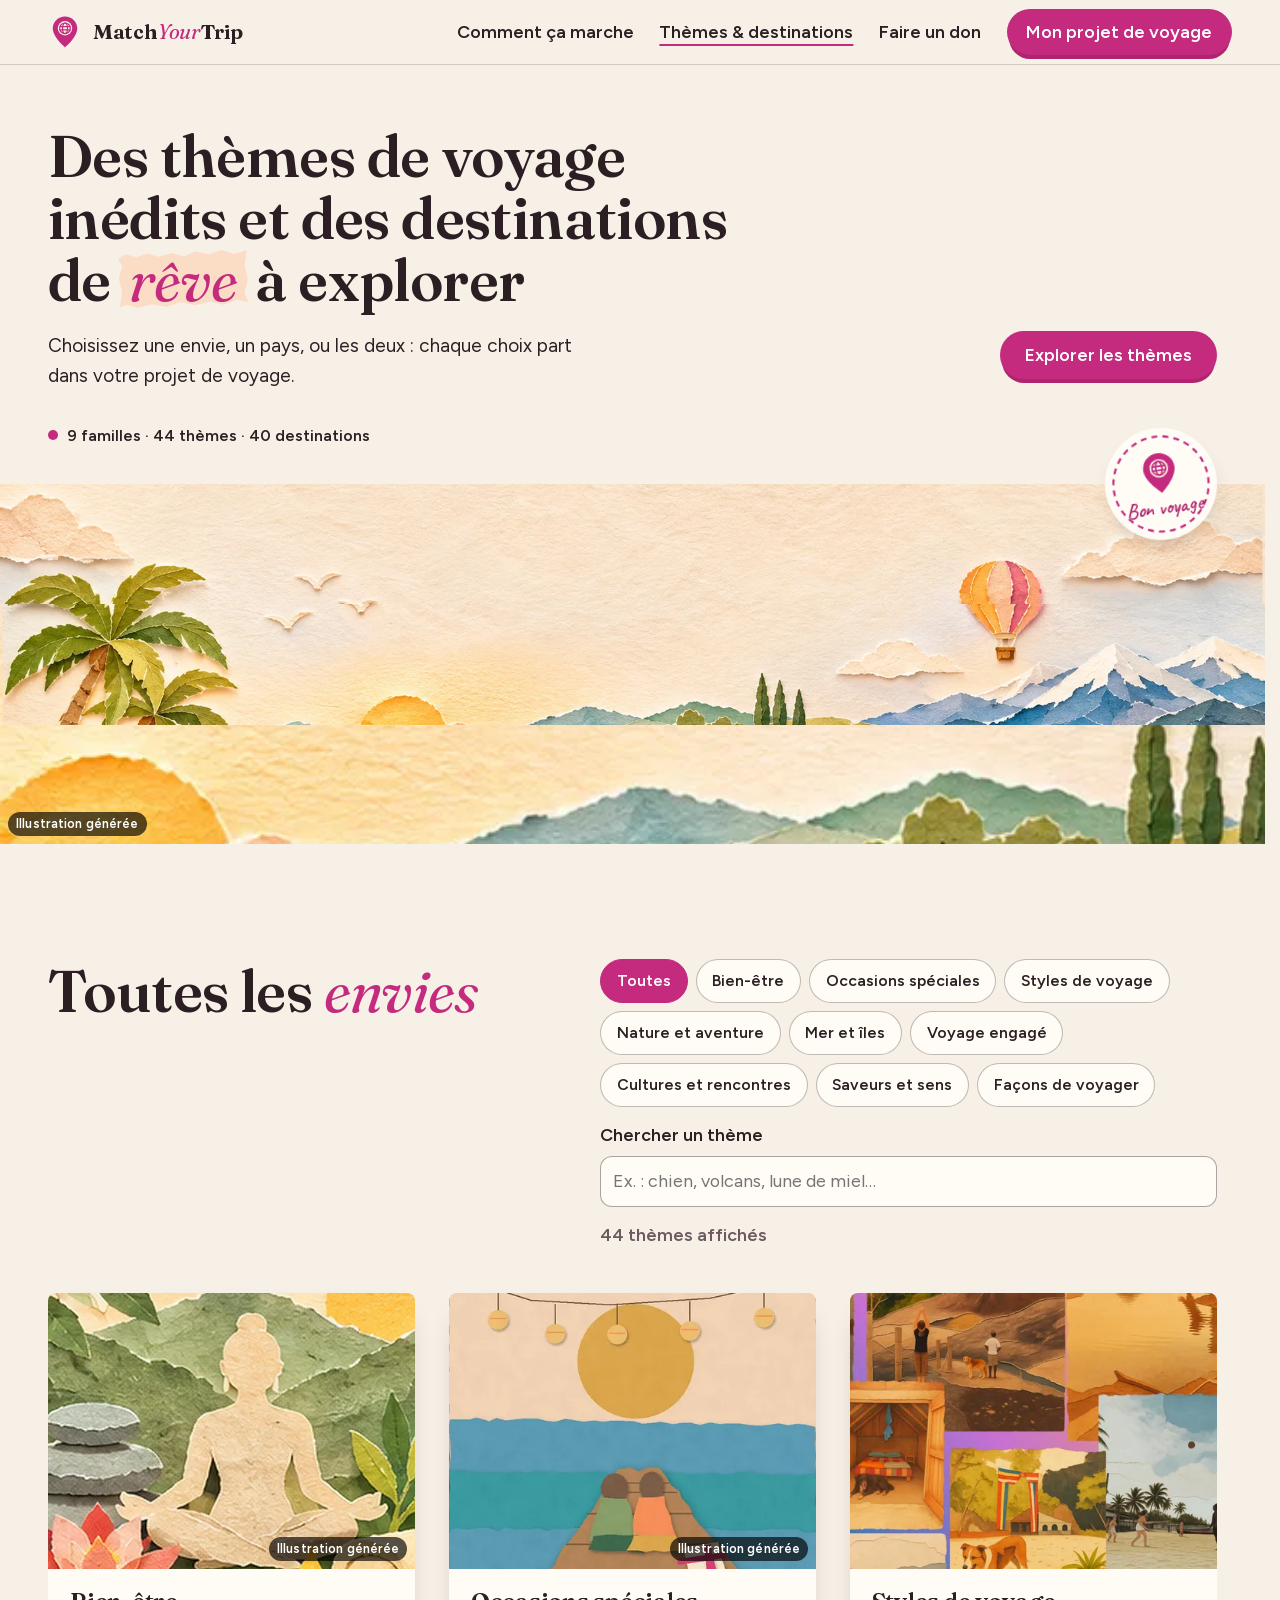
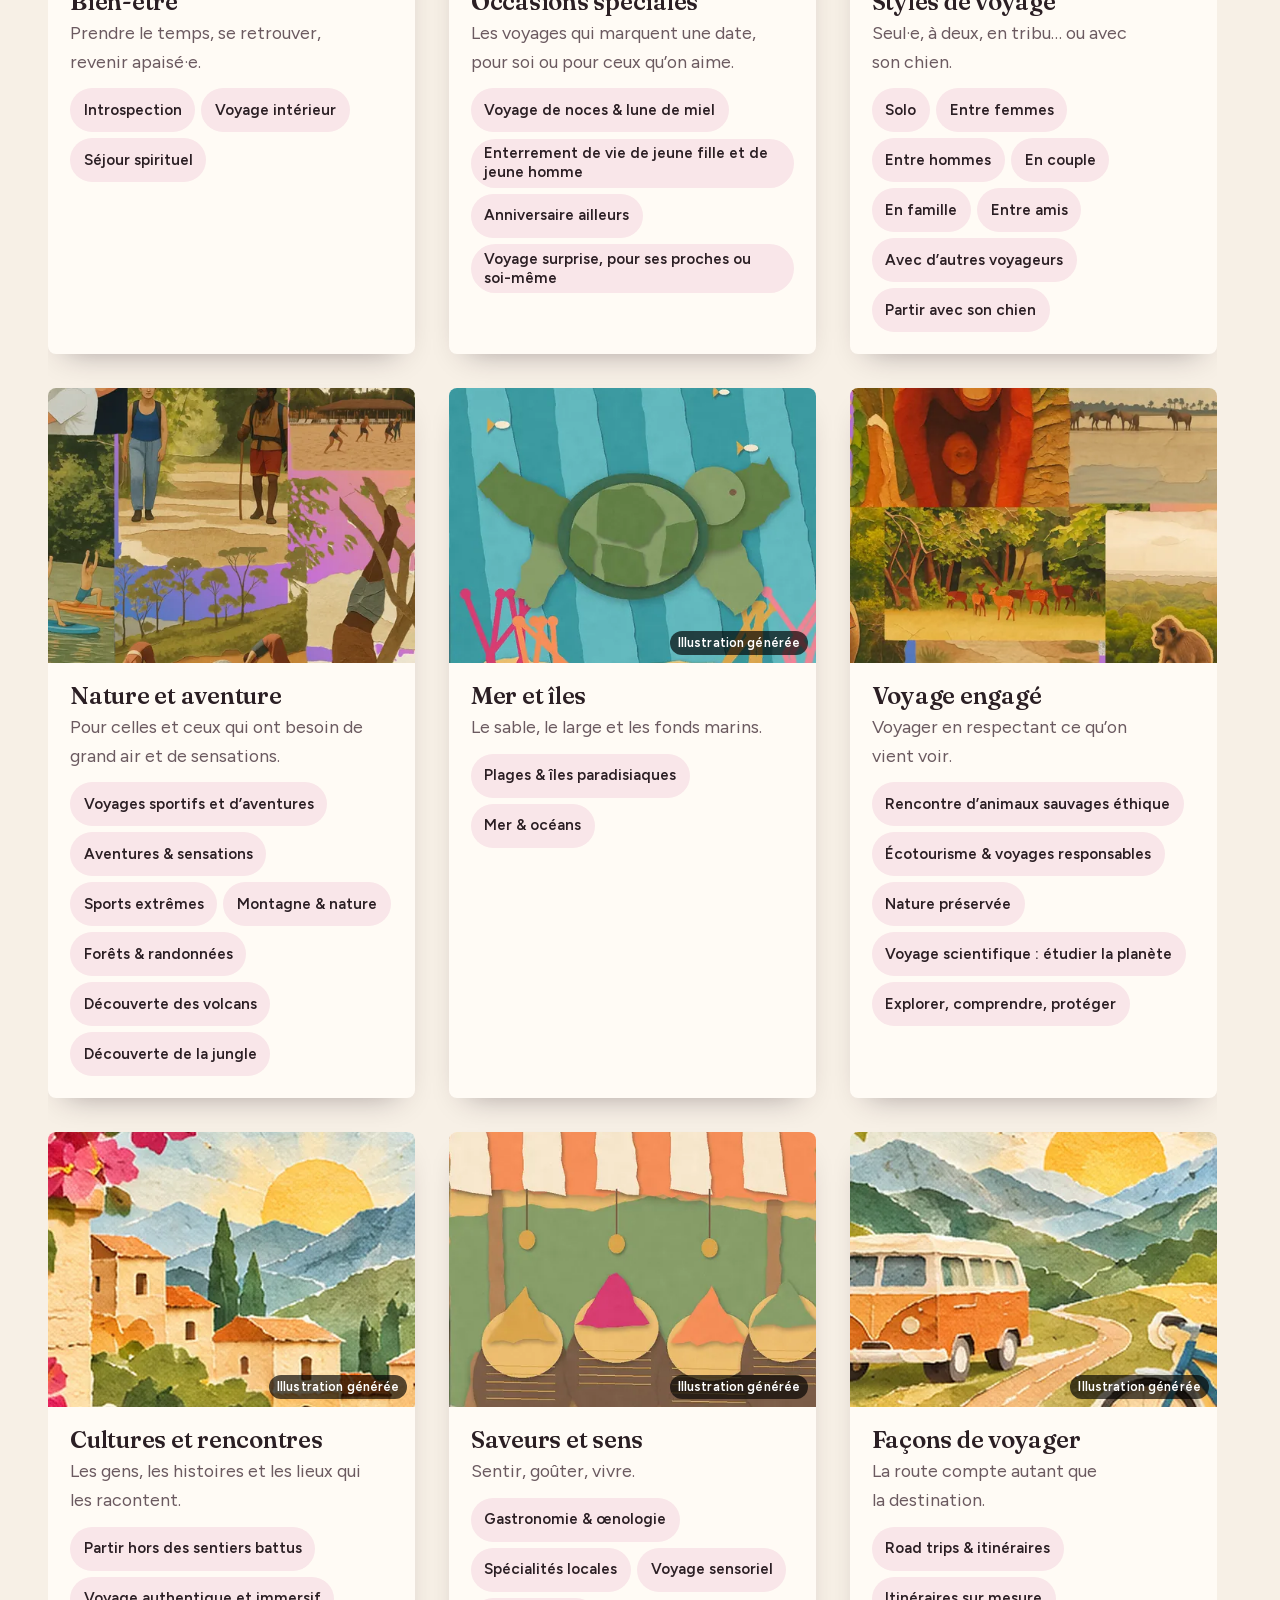
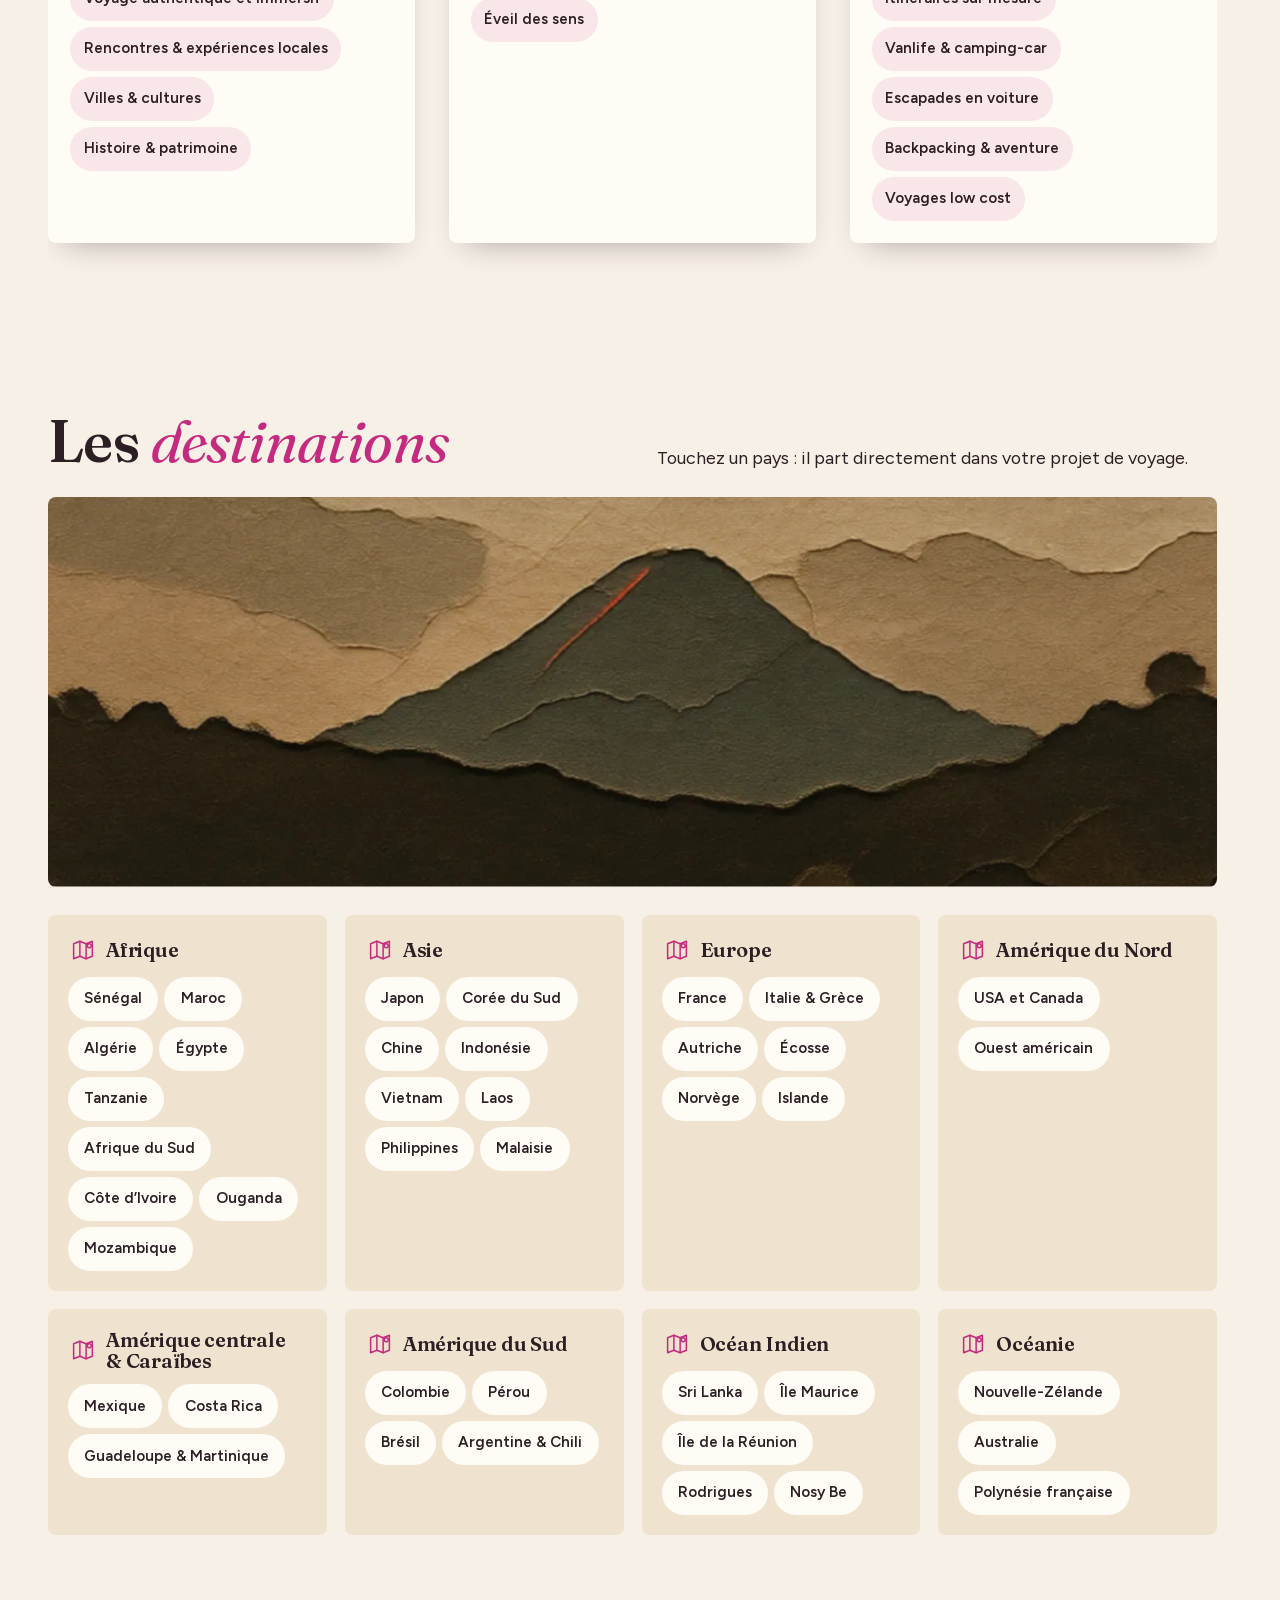
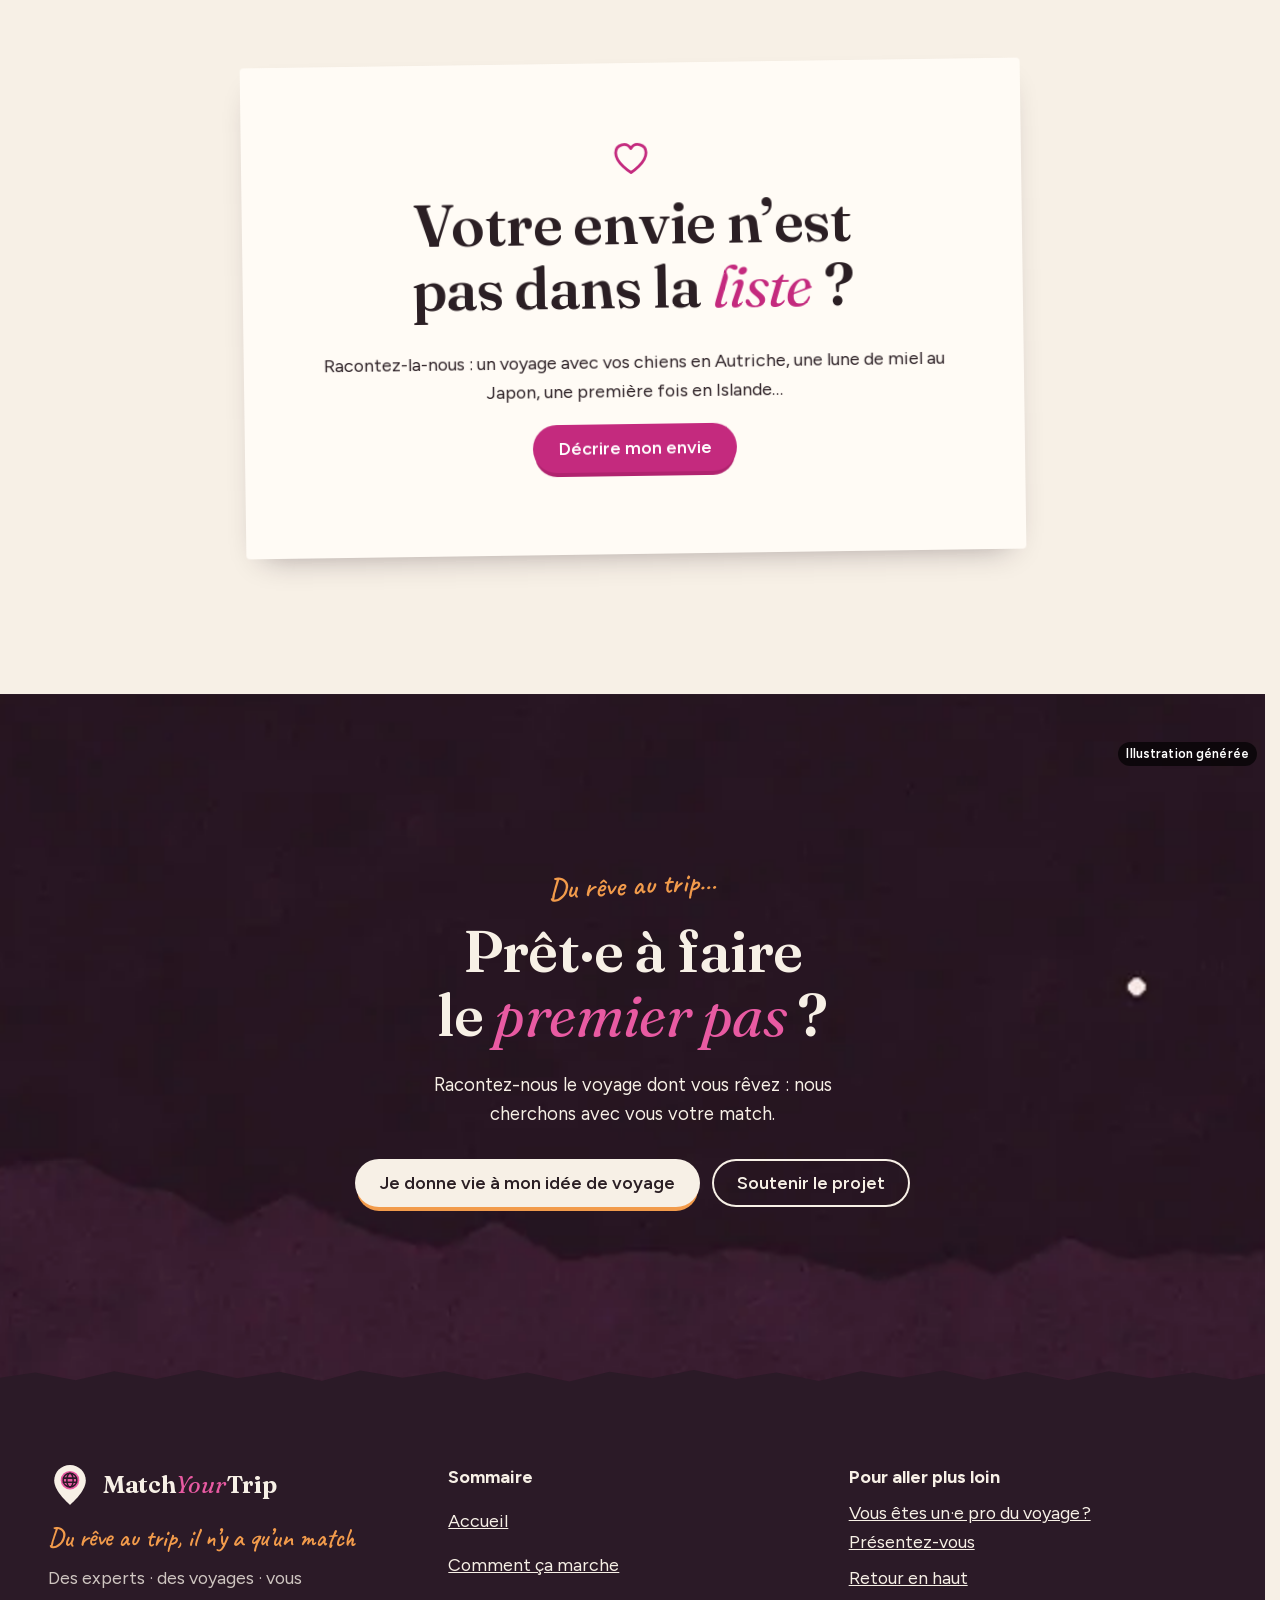
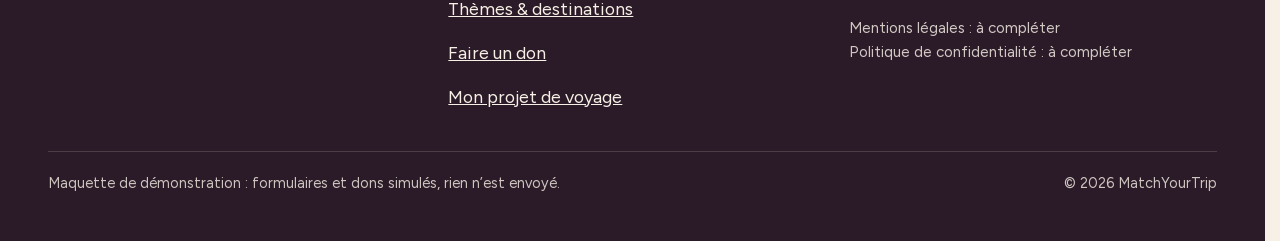
<file: themes-et-destinations.html>
<!doctype html>
<html lang="fr" data-v="2" data-curseur>
<head>
<meta charset="utf-8">
<meta name="viewport" content="width=device-width, initial-scale=1, viewport-fit=cover">
<title>Thèmes et destinations : MatchYourTrip</title>
<meta name="description" content="Plus de quarante thèmes de voyage, de la lune de miel au safari éthique, et une quarantaine de destinations sur 8 grandes régions du monde.">
<meta name="robots" content="noindex, nofollow">
<link rel="canonical" href="https://matchyourtrip-maquette.vercel.app/themes-et-destinations">
<style>:root{--fond:#F7F0E6;--texte:#2B1F24;--voile-fond:#2B1A27;--ouverture-fond:#F7F0E6;--menu-fond:#F7F0E6}:root { --entete-h: 72px; --barres-h: 0px; } html { background: var(--fond); color: var(--texte); scrollbar-gutter: stable; } body { margin: 0; background: var(--fond); } html.js:not(.secours):not([data-arrivee="retour"]) [data-anime] { opacity: 0; } html.js:not(.secours):not([data-arrivee="retour"]) [data-anime].vu { opacity: 1; } [data-voile] { position: fixed; inset: 0; z-index: 900; background: var(--voile-fond); transform: translateY(100%); visibility: hidden; pointer-events: none; } html[data-arrivee="voile"]:not(.voile-leve):not(.secours) [data-voile] { transform: none; visibility: visible; } html.secours [data-voile] { visibility: hidden !important; } .ouverture-panneau { position: fixed; inset: 0; z-index: 850; display: none; place-content: center; justify-items: center; background: var(--ouverture-fond, var(--voile-fond)); color: var(--fond); text-align: center; } html.js[data-arrivee="intro"]:not(.secours):not(.intro-finie) .ouverture-panneau { display: grid; } html.defilement-bloque, html.defilement-bloque body, html.js[data-arrivee="intro"]:not(.secours):not(.intro-finie), html.js[data-arrivee="intro"]:not(.secours):not(.intro-finie) body, html[data-arrivee="voile"]:not(.voile-leve):not(.secours), html[data-arrivee="voile"]:not(.voile-leve):not(.secours) body { overflow: hidden; } html.js[data-arrivee="intro"]:not(.secours):not(.intro-finie) { background-color: var(--ouverture-fond, var(--voile-fond)); } html[data-arrivee="voile"]:not(.voile-leve):not(.secours) { background-color: var(--voile-fond); }</style>
<script>(function () {
var d = document.documentElement, ss = null, ls = null;
try { ss = window.sessionStorage; ls = window.localStorage; } catch (e) {}
d.classList.add('js');
var nav = performance.getEntriesByType ? performance.getEntriesByType('navigation')[0] : null;
var type = nav ? nav.type : 'navigate';
var depart = null;
try { depart = JSON.parse(ss.getItem('socle:depart') || 'null'); ss.removeItem('socle:depart'); } catch (e) {}
if (depart && !(Date.now() - depart.t < 15000)) depart = null;
var mode = type === 'back_forward' ? 'retour' : type === 'reload' ? 'intro' : depart ? 'voile' : 'intro';
d.setAttribute('data-arrivee', mode);
if (mode === 'voile' && depart.couleur) d.style.setProperty('--voile-fond', depart.couleur);
if (type === 'reload' && 'scrollRestoration' in history) {
history.scrollRestoration = 'manual';
}
try {
var choisie = ls && ls.getItem('socle:langue');
var langue = (d.lang || '').slice(0, 2);
if (choisie && choisie !== langue && type === 'navigate' && !depart) {
var alt = document.querySelector('link[rel="alternate"][hreflang="' + choisie + '"]');
if (alt) location.replace(new URL(alt.href).pathname + location.search + location.hash);
}
} catch (e) {}
setTimeout(function () { if (!d.classList.contains('demarre')) d.classList.add('secours'); }, 2000);
})();</script>
<link rel="preload" href="/assets/fonts/fraunces.woff2" as="font" type="font/woff2" crossorigin>
<link rel="preload" href="/assets/fonts/figtree-var.woff2" as="font" type="font/woff2" crossorigin>
<link rel="stylesheet" href="/assets/css/socle.css?v=2">
<link rel="stylesheet" href="/assets/css/site.css?v=2">
<link rel="modulepreload" href="/assets/js/site.js?v=2">
<link rel="modulepreload" href="/assets/js/socle/index.js?v=2">
<script src="/assets/vendor/gsap.min.js" defer></script>
<script src="/assets/vendor/ScrollTrigger.min.js" defer></script>
<script src="/assets/vendor/SplitText.min.js" defer></script>
<script type="module" src="/assets/js/site.js?v=2"></script>
<meta name="theme-color" content="#F7F0E6">
<link rel="icon" href="/assets/images/favicon.svg" type="image/svg+xml">
<link rel="apple-touch-icon" href="/assets/images/apple-touch-icon.png">
<meta property="og:type" content="website">
<meta property="og:site_name" content="MatchYourTrip">
<meta property="og:locale" content="fr_FR">
<meta property="og:title" content="Thèmes et destinations : MatchYourTrip">
<meta property="og:description" content="Plus de quarante thèmes de voyage, de la lune de miel au safari éthique, et une quarantaine de destinations sur 8 grandes régions du monde.">
<meta property="og:url" content="https://matchyourtrip-maquette.vercel.app/themes-et-destinations">
<meta property="og:image" content="https://matchyourtrip-maquette.vercel.app/assets/partage/themes-et-destinations-fr.jpg">
<meta property="og:image:width" content="1200">
<meta property="og:image:height" content="630">
<meta property="og:image:alt" content="Panorama en papier déchiré : lagon, collines, dunes et sommets">
<meta name="twitter:card" content="summary_large_image">
<script type="application/ld+json">{"@context":"https://schema.org","@type":"Organization","name":"MatchYourTrip","url":"https://www.matchyourtrip.fr","slogan":"Du rêve au trip, il n'y a qu'un match","description":"Mise en relation entre voyageurs et professionnels du voyage (travel planners) pour des voyages 100 % personnalisés."}</script>
</head>
<body id="haut">
<div data-voile data-forme="vague" aria-hidden="true"><svg class="voile-vague voile-vague--haut" viewBox="0 0 1440 120" preserveAspectRatio="none" aria-hidden="true"><path d="M0 120 C 240 20 480 20 720 70 S 1200 130 1440 40 V 120 H 0 Z"/></svg><svg class="voile-vague voile-vague--bas" viewBox="0 0 1440 120" preserveAspectRatio="none" aria-hidden="true"><path d="M0 0 C 240 100 480 100 720 50 S 1200 -10 1440 80 V 0 H 0 Z"/></svg><div class="voile-contenu"><img src="/assets/images/logo-clair.svg" alt="" width="56" height="56"><span data-voile-libelle>Thèmes &amp; destinations</span></div></div>
<div class="ouverture-panneau" data-ouverture aria-hidden="true">
  <div class="intro-scene">
    <svg class="intro-bande intro-bande--g" viewBox="0 0 600 90" preserveAspectRatio="none"><path d="M0 18 L60 8 L120 20 L190 6 L250 18 L320 4 L390 16 L450 6 L520 18 L600 8 L590 22 L598 36 L586 50 L597 64 L588 76 L600 86 L530 76 L460 88 L390 74 L320 86 L250 72 L180 86 L110 74 L50 86 L0 76 Z"/></svg>
    <svg class="intro-bande intro-bande--d" viewBox="0 0 600 90" preserveAspectRatio="none"><path d="M600 14 L540 4 L470 18 L400 6 L330 18 L260 4 L190 16 L130 6 L60 18 L0 8 L12 22 L2 36 L14 50 L3 64 L13 76 L0 86 L70 76 L140 88 L210 74 L280 86 L350 72 L420 86 L490 74 L550 86 L600 78 Z"/></svg>
    <img class="ouverture-logo" src="/assets/images/logo.svg" alt="" width="72" height="72" data-ouverture-objet>
    <svg class="intro-coeur" viewBox="0 0 24 22"><path d="M12 21s-9-5.6-9-12A5 5 0 0 1 12 6a5 5 0 0 1 9 3c0 6.4-9 12-9 12z"/></svg>
  </div>
  <p class="ouverture-nom"><span>Match</span><em>Your</em><span>Trip</span></p>
  <p class="ouverture-ligne">Du rêve au trip, il n’y a qu’un match</p>
</div>
<a class="evitement" href="#contenu">Aller au contenu</a>
<header data-entete>
  <div class="entete-rangee">
    <a class="entete-logo" href="/" data-libelle="Accueil">
      <img src="/assets/images/logo.svg" alt="" width="36" height="36"><span class="logo-mot">Match<em>Your</em>Trip</span>
    </a>
    <nav data-nav aria-label="Navigation principale">
      <ul><li><a href="/comment-ca-marche" data-libelle="Comment ça marche">Comment ça marche</a></li><li><a href="/themes-et-destinations" data-libelle="Thèmes &amp; destinations" aria-current="page">Thèmes &amp; destinations</a></li><li><a href="/faire-un-don" data-libelle="Faire un don">Faire un don</a></li></ul>
    </nav>
    <div class="entete-actions">
      <a class="bouton" href="/mon-projet-de-voyage" data-libelle="Mon projet de voyage">Mon projet de voyage</a>
      <button type="button" data-menu-bouton aria-controls="menu" aria-expanded="false" data-libelle-ouvrir="Menu" data-libelle-fermer="Fermer"><span data-libelle-bouton>Menu</span></button>
      <a class="menu-sansjs" href="#menu" data-menu-lien>Menu</a>
    </div>
  </div>
</header>
<script>/* Avant le premier affichage : rangées de la navigation (même règle que ajusterNav dans assets/js/socle/entete.js)
   et hauteur réelle de l'en-tête, pour que rien ne saute quand le JavaScript du site prend la main. */
(function () {
  var h = document.documentElement, u = document.querySelector('[data-nav] ul'), e = document.querySelector('[data-entete]');
  if (u) {
    var deborde = function () { return u.scrollWidth > u.clientWidth + 1; }, c = deborde();
    if (c && window.matchMedia('(min-width: 900px)').matches) {
      h.classList.add('nav-deux-rangees'); c = deborde();
      if (c) { h.classList.add('nav-deux-lignes'); var a = u.querySelector('a'); c = !a || u.getBoundingClientRect().height > a.getBoundingClientRect().height * 2.5; }
      if (c) h.classList.remove('nav-deux-rangees', 'nav-deux-lignes');
    }
    if (c) h.classList.add('nav-compacte');
  }
  if (e) h.style.setProperty('--entete-h', Math.round(e.getBoundingClientRect().height) + 'px');
})();</script>
<span id="menu-ferme" aria-hidden="true"></span>
<div id="menu" data-menu role="dialog" aria-modal="true" aria-label="Menu">
  <p class="menu-sansjs-fermer"><a href="#menu-ferme">Fermer</a></p>
  <ul><li style="--i:0"><a href="/" class="menu-lien" data-libelle="Accueil">Accueil</a></li><li style="--i:1"><a href="/comment-ca-marche" class="menu-lien" data-libelle="Comment ça marche">Comment ça marche</a></li><li style="--i:2"><a href="/themes-et-destinations" class="menu-lien" data-libelle="Thèmes &amp; destinations" aria-current="page">Thèmes &amp; destinations</a></li><li style="--i:3"><a href="/faire-un-don" class="menu-lien" data-libelle="Faire un don">Faire un don</a></li><li style="--i:4"><a href="/mon-projet-de-voyage" class="menu-lien" data-libelle="Mon projet de voyage">Mon projet de voyage</a></li></ul>
  <p class="menu-action"><a href="/mon-projet-de-voyage#formulaire" class="bouton" data-libelle="Mon projet de voyage">Je trouve mon travel planner</a></p>
  <p class="menu-note">Du rêve au trip, il n’y a qu’un match</p>
</div>
<main id="contenu" tabindex="-1">
<section class="ouv ouv--bandeau" id="debut">
  <div class="conteneur ouv-texte ouv-texte--large">
    <h1 class="ouv-titre titre-colle" data-anime="gsap" data-grille="typo">Des thèmes de voyage inédits et des destinations de <em>rêve</em> à explorer</h1>
    <div class="ouv-ligne">
      <p class="ouv-intro" data-anime="gsap">Choisissez une envie, un pays, ou les deux : chaque choix part dans votre projet de voyage.</p>
      <p class="ouv-actions" data-anime="gsap"><a class="bouton" href="#catalogue" data-action-principale>Explorer les thèmes</a></p>
      <p class="ouv-info" data-info-cle><span class="point-vivant" aria-hidden="true"></span>9 familles · 44 thèmes · 40 destinations</p>
    </div>
  </div>
  <div class="mosaique">
    <figure class="media mosaique-photo" data-grok style="--cadrage:50% 50%">
  <picture><source media="(max-width: 760px) and (orientation: portrait)" srcset="/assets/images/grok/themes-ouverture-mobile-640.webp 640w, /assets/images/grok/themes-ouverture-mobile-1080.webp 1080w" sizes="100vw">
    <img src="/assets/images/grok/themes-ouverture-1280.webp" srcset="/assets/images/grok/themes-ouverture-640.webp 640w, /assets/images/grok/themes-ouverture-1280.webp 1280w, /assets/images/grok/themes-ouverture-1920.webp 1920w" sizes="100vw" alt="Panorama en papier déchiré mêlant lagon, collines, dunes et sommets enneigés" width="1280" height="549" fetchpriority="high" loading="eager" decoding="async">
  </picture><figcaption class="mention-ia">Illustration générée</figcaption>
</figure>
    <div class="mosaique-bande mosaique-bande--0" data-effet="mosaique" aria-hidden="true" data-visuel><div class="mosaique-fond" style="--fond-o:url(/assets/images/grok/themes-ouverture-1920.webp);--fond-m:url(/assets/images/grok/themes-ouverture-mobile-1080.webp)"></div></div><div class="mosaique-bande mosaique-bande--1" data-effet="mosaique" aria-hidden="true" data-visuel><div class="mosaique-fond" style="--fond-o:url(/assets/images/grok/themes-ouverture-1920.webp);--fond-m:url(/assets/images/grok/themes-ouverture-mobile-1080.webp)"></div></div>
    <div class="pastille mosaique-pastille" data-iris-centre="disque" data-grille="fil">
  <svg class="pastille-bord" viewBox="0 0 120 120" aria-hidden="true"><circle cx="60" cy="60" r="56"/></svg>
  <img src="/assets/images/logo.svg" alt="" width="46" height="46">
  <span class="pastille-texte">Bon voyage</span>
</div>
  </div>
</section>
<section class="catalogue conteneur" id="catalogue">
  <div class="catalogue-tete">
    <h2 class="titre-section" data-anime="lignes">Toutes les <em>envies</em></h2>
    <form class="filtres" data-filtres role="search" onsubmit="return false">
      <div class="filtres-familles" role="group" aria-label="Familles de thèmes">
        <button type="button" class="puce puce--claire" data-famille="" aria-pressed="true">Toutes</button>
        <button type="button" class="puce puce--claire" data-famille="bien-etre" aria-pressed="false">Bien-être</button><button type="button" class="puce puce--claire" data-famille="occasions" aria-pressed="false">Occasions spéciales</button><button type="button" class="puce puce--claire" data-famille="styles" aria-pressed="false">Styles de voyage</button><button type="button" class="puce puce--claire" data-famille="nature" aria-pressed="false">Nature et aventure</button><button type="button" class="puce puce--claire" data-famille="mer" aria-pressed="false">Mer et îles</button><button type="button" class="puce puce--claire" data-famille="engage" aria-pressed="false">Voyage engagé</button><button type="button" class="puce puce--claire" data-famille="cultures" aria-pressed="false">Cultures et rencontres</button><button type="button" class="puce puce--claire" data-famille="saveurs" aria-pressed="false">Saveurs et sens</button><button type="button" class="puce puce--claire" data-famille="facons" aria-pressed="false">Façons de voyager</button>
      </div>
      <div class="filtres-recherche champ">
        <label for="recherche-theme">Chercher un thème</label>
        <input id="recherche-theme" name="q" type="search" placeholder="Ex. : chien, volcans, lune de miel…" autocomplete="off">
      </div>
      <p class="filtres-compte" data-filtres-compte aria-live="polite">44 thèmes affichés</p>
    </form>
  </div>
  <ul class="familles" role="list" data-catalogue data-anime="cascade">
    <li class="famille" id="famille-bien-etre" data-famille-id="bien-etre">
      <figure class="media famille-media" data-grok style="--cadrage:50% 50%">
  <picture>
    <img src="/assets/images/grok/theme-bien-etre-784.webp" srcset="/assets/images/grok/theme-bien-etre-480.webp 480w, /assets/images/grok/theme-bien-etre-640.webp 640w, /assets/images/grok/theme-bien-etre-784.webp 784w" sizes="(max-width: 760px) 92vw, 30vw" alt="Collage : une personne de dos médite au-dessus d’une mer de nuages" width="784" height="980" loading="lazy" decoding="async">
  </picture><figcaption class="mention-ia">Illustration générée</figcaption>
</figure>
      <div class="famille-texte">
        <h3>Bien-être</h3>
        <p class="famille-phrase">Prendre le temps, se retrouver, revenir apaisé·e.</p>
        <ul class="famille-items" role="list"><li data-item="Introspection"><a href="/mon-projet-de-voyage?envie=Introspection#formulaire" data-libelle="Mon projet de voyage">Introspection</a></li><li data-item="Voyage intérieur"><a href="/mon-projet-de-voyage?envie=Voyage%20int%C3%A9rieur#formulaire" data-libelle="Mon projet de voyage">Voyage intérieur</a></li><li data-item="Séjour spirituel"><a href="/mon-projet-de-voyage?envie=S%C3%A9jour%20spirituel#formulaire" data-libelle="Mon projet de voyage">Séjour spirituel</a></li></ul>
      </div>
    </li><li class="famille" id="famille-occasions" data-famille-id="occasions">
      <figure class="media famille-media" data-grok style="--cadrage:50% 50%">
  <picture>
    <img src="/assets/images/grok/theme-occasions-784.webp" srcset="/assets/images/grok/theme-occasions-480.webp 480w, /assets/images/grok/theme-occasions-640.webp 640w, /assets/images/grok/theme-occasions-784.webp 784w" sizes="(max-width: 760px) 92vw, 30vw" alt="Collage : deux silhouettes de dos au bout d’un ponton, sous des lampions" width="784" height="980" loading="lazy" decoding="async">
  </picture><figcaption class="mention-ia">Illustration générée</figcaption>
</figure>
      <div class="famille-texte">
        <h3>Occasions spéciales</h3>
        <p class="famille-phrase">Les voyages qui marquent une date, pour soi ou pour ceux qu’on aime.</p>
        <ul class="famille-items" role="list"><li data-item="Voyage de noces &amp; lune de miel"><a href="/mon-projet-de-voyage?envie=Voyage%20de%20noces%20%26%20lune%20de%20miel#formulaire" data-libelle="Mon projet de voyage">Voyage de noces &amp; lune de miel</a></li><li data-item="Enterrement de vie de jeune fille et de jeune homme"><a href="/mon-projet-de-voyage?envie=Enterrement%20de%20vie%20de%20jeune%20fille%20et%20de%20jeune%20homme#formulaire" data-libelle="Mon projet de voyage">Enterrement de vie de jeune fille et de jeune homme</a></li><li data-item="Anniversaire ailleurs"><a href="/mon-projet-de-voyage?envie=Anniversaire%20ailleurs#formulaire" data-libelle="Mon projet de voyage">Anniversaire ailleurs</a></li><li data-item="Voyage surprise, pour ses proches ou soi-même"><a href="/mon-projet-de-voyage?envie=Voyage%20surprise%2C%20pour%20ses%20proches%20ou%20soi-m%C3%AAme#formulaire" data-libelle="Mon projet de voyage">Voyage surprise, pour ses proches ou soi-même</a></li></ul>
      </div>
    </li><li class="famille" id="famille-styles" data-famille-id="styles">
      <figure class="media famille-media" style="--cadrage:50% 50%">
  <picture>
    <img src="/assets/images/theme-chien-784.webp" srcset="/assets/images/theme-chien-480.webp 480w, /assets/images/theme-chien-640.webp 640w, /assets/images/theme-chien-784.webp 784w" sizes="(max-width: 760px) 92vw, 30vw" alt="Collage : voyager avec son chien, de la plage à la montagne" width="784" height="980" loading="lazy" decoding="async">
  </picture>
</figure>
      <div class="famille-texte">
        <h3>Styles de voyage</h3>
        <p class="famille-phrase">Seul·e, à deux, en tribu… ou avec son chien.</p>
        <ul class="famille-items" role="list"><li data-item="Solo"><a href="/mon-projet-de-voyage?envie=Solo#formulaire" data-libelle="Mon projet de voyage">Solo</a></li><li data-item="Entre femmes"><a href="/mon-projet-de-voyage?envie=Entre%20femmes#formulaire" data-libelle="Mon projet de voyage">Entre femmes</a></li><li data-item="Entre hommes"><a href="/mon-projet-de-voyage?envie=Entre%20hommes#formulaire" data-libelle="Mon projet de voyage">Entre hommes</a></li><li data-item="En couple"><a href="/mon-projet-de-voyage?envie=En%20couple#formulaire" data-libelle="Mon projet de voyage">En couple</a></li><li data-item="En famille"><a href="/mon-projet-de-voyage?envie=En%20famille#formulaire" data-libelle="Mon projet de voyage">En famille</a></li><li data-item="Entre amis"><a href="/mon-projet-de-voyage?envie=Entre%20amis#formulaire" data-libelle="Mon projet de voyage">Entre amis</a></li><li data-item="Avec d’autres voyageurs"><a href="/mon-projet-de-voyage?envie=Avec%20d%E2%80%99autres%20voyageurs#formulaire" data-libelle="Mon projet de voyage">Avec d’autres voyageurs</a></li><li data-item="Partir avec son chien"><a href="/mon-projet-de-voyage?envie=Partir%20avec%20son%20chien#formulaire" data-libelle="Mon projet de voyage">Partir avec son chien</a></li></ul>
      </div>
    </li><li class="famille" id="famille-nature" data-famille-id="nature">
      <figure class="media famille-media" style="--cadrage:50% 50%">
  <picture>
    <img src="/assets/images/theme-aventure-784.webp" srcset="/assets/images/theme-aventure-480.webp 480w, /assets/images/theme-aventure-640.webp 640w, /assets/images/theme-aventure-784.webp 784w" sizes="(max-width: 760px) 92vw, 30vw" alt="Collage : randonnée, paddle, yoga et volley sur la plage" width="784" height="980" loading="lazy" decoding="async">
  </picture>
</figure>
      <div class="famille-texte">
        <h3>Nature et aventure</h3>
        <p class="famille-phrase">Pour celles et ceux qui ont besoin de grand air et de sensations.</p>
        <ul class="famille-items" role="list"><li data-item="Voyages sportifs et d’aventures"><a href="/mon-projet-de-voyage?envie=Voyages%20sportifs%20et%20d%E2%80%99aventures#formulaire" data-libelle="Mon projet de voyage">Voyages sportifs et d’aventures</a></li><li data-item="Aventures &amp; sensations"><a href="/mon-projet-de-voyage?envie=Aventures%20%26%20sensations#formulaire" data-libelle="Mon projet de voyage">Aventures &amp; sensations</a></li><li data-item="Sports extrêmes"><a href="/mon-projet-de-voyage?envie=Sports%20extr%C3%AAmes#formulaire" data-libelle="Mon projet de voyage">Sports extrêmes</a></li><li data-item="Montagne &amp; nature"><a href="/mon-projet-de-voyage?envie=Montagne%20%26%20nature#formulaire" data-libelle="Mon projet de voyage">Montagne &amp; nature</a></li><li data-item="Forêts &amp; randonnées"><a href="/mon-projet-de-voyage?envie=For%C3%AAts%20%26%20randonn%C3%A9es#formulaire" data-libelle="Mon projet de voyage">Forêts &amp; randonnées</a></li><li data-item="Découverte des volcans"><a href="/mon-projet-de-voyage?envie=D%C3%A9couverte%20des%20volcans#formulaire" data-libelle="Mon projet de voyage">Découverte des volcans</a></li><li data-item="Découverte de la jungle"><a href="/mon-projet-de-voyage?envie=D%C3%A9couverte%20de%20la%20jungle#formulaire" data-libelle="Mon projet de voyage">Découverte de la jungle</a></li></ul>
      </div>
    </li><li class="famille" id="famille-mer" data-famille-id="mer">
      <figure class="media famille-media" data-grok style="--cadrage:50% 50%">
  <picture>
    <img src="/assets/images/grok/theme-engage-784.webp" srcset="/assets/images/grok/theme-engage-480.webp 480w, /assets/images/grok/theme-engage-640.webp 640w, /assets/images/grok/theme-engage-784.webp 784w" sizes="(max-width: 760px) 92vw, 30vw" alt="Collage : une tortue de mer nage au-dessus d’un récif de corail" width="784" height="980" loading="lazy" decoding="async">
  </picture><figcaption class="mention-ia">Illustration générée</figcaption>
</figure>
      <div class="famille-texte">
        <h3>Mer et îles</h3>
        <p class="famille-phrase">Le sable, le large et les fonds marins.</p>
        <ul class="famille-items" role="list"><li data-item="Plages &amp; îles paradisiaques"><a href="/mon-projet-de-voyage?envie=Plages%20%26%20%C3%AEles%20paradisiaques#formulaire" data-libelle="Mon projet de voyage">Plages &amp; îles paradisiaques</a></li><li data-item="Mer &amp; océans"><a href="/mon-projet-de-voyage?envie=Mer%20%26%20oc%C3%A9ans#formulaire" data-libelle="Mon projet de voyage">Mer &amp; océans</a></li></ul>
      </div>
    </li><li class="famille" id="famille-engage" data-famille-id="engage">
      <figure class="media famille-media" style="--cadrage:50% 50%">
  <picture>
    <img src="/assets/images/theme-animaux-784.webp" srcset="/assets/images/theme-animaux-480.webp 480w, /assets/images/theme-animaux-640.webp 640w, /assets/images/theme-animaux-784.webp 784w" sizes="(max-width: 760px) 92vw, 30vw" alt="Collage d’animaux sauvages : orang-outan, éléphant, léopard, calao" width="784" height="980" loading="lazy" decoding="async">
  </picture>
</figure>
      <div class="famille-texte">
        <h3>Voyage engagé</h3>
        <p class="famille-phrase">Voyager en respectant ce qu’on vient voir.</p>
        <ul class="famille-items" role="list"><li data-item="Rencontre d’animaux sauvages éthique"><a href="/mon-projet-de-voyage?envie=Rencontre%20d%E2%80%99animaux%20sauvages%20%C3%A9thique#formulaire" data-libelle="Mon projet de voyage">Rencontre d’animaux sauvages éthique</a></li><li data-item="Écotourisme &amp; voyages responsables"><a href="/mon-projet-de-voyage?envie=%C3%89cotourisme%20%26%20voyages%20responsables#formulaire" data-libelle="Mon projet de voyage">Écotourisme &amp; voyages responsables</a></li><li data-item="Nature préservée"><a href="/mon-projet-de-voyage?envie=Nature%20pr%C3%A9serv%C3%A9e#formulaire" data-libelle="Mon projet de voyage">Nature préservée</a></li><li data-item="Voyage scientifique : étudier la planète"><a href="/mon-projet-de-voyage?envie=Voyage%20scientifique%20%3A%20%C3%A9tudier%20la%20plan%C3%A8te#formulaire" data-libelle="Mon projet de voyage">Voyage scientifique : étudier la planète</a></li><li data-item="Explorer, comprendre, protéger"><a href="/mon-projet-de-voyage?envie=Explorer%2C%20comprendre%2C%20prot%C3%A9ger#formulaire" data-libelle="Mon projet de voyage">Explorer, comprendre, protéger</a></li></ul>
      </div>
    </li><li class="famille" id="famille-cultures" data-famille-id="cultures">
      <figure class="media famille-media" data-grok style="--cadrage:50% 50%">
  <picture>
    <img src="/assets/images/grok/theme-villes-784.webp" srcset="/assets/images/grok/theme-villes-480.webp 480w, /assets/images/grok/theme-villes-640.webp 640w, /assets/images/grok/theme-villes-784.webp 784w" sizes="(max-width: 760px) 92vw, 30vw" alt="Collage : toits d’une vieille ville aux tuiles ocre" width="784" height="980" loading="lazy" decoding="async">
  </picture><figcaption class="mention-ia">Illustration générée</figcaption>
</figure>
      <div class="famille-texte">
        <h3>Cultures et rencontres</h3>
        <p class="famille-phrase">Les gens, les histoires et les lieux qui les racontent.</p>
        <ul class="famille-items" role="list"><li data-item="Partir hors des sentiers battus"><a href="/mon-projet-de-voyage?envie=Partir%20hors%20des%20sentiers%20battus#formulaire" data-libelle="Mon projet de voyage">Partir hors des sentiers battus</a></li><li data-item="Voyage authentique et immersif"><a href="/mon-projet-de-voyage?envie=Voyage%20authentique%20et%20immersif#formulaire" data-libelle="Mon projet de voyage">Voyage authentique et immersif</a></li><li data-item="Rencontres &amp; expériences locales"><a href="/mon-projet-de-voyage?envie=Rencontres%20%26%20exp%C3%A9riences%20locales#formulaire" data-libelle="Mon projet de voyage">Rencontres &amp; expériences locales</a></li><li data-item="Villes &amp; cultures"><a href="/mon-projet-de-voyage?envie=Villes%20%26%20cultures#formulaire" data-libelle="Mon projet de voyage">Villes &amp; cultures</a></li><li data-item="Histoire &amp; patrimoine"><a href="/mon-projet-de-voyage?envie=Histoire%20%26%20patrimoine#formulaire" data-libelle="Mon projet de voyage">Histoire &amp; patrimoine</a></li></ul>
      </div>
    </li><li class="famille" id="famille-saveurs" data-famille-id="saveurs">
      <figure class="media famille-media" data-grok style="--cadrage:50% 50%">
  <picture>
    <img src="/assets/images/grok/theme-experiences-784.webp" srcset="/assets/images/grok/theme-experiences-480.webp 480w, /assets/images/grok/theme-experiences-640.webp 640w, /assets/images/grok/theme-experiences-784.webp 784w" sizes="(max-width: 760px) 92vw, 30vw" alt="Collage : étal d’épices colorées sous des tentures" width="784" height="980" loading="lazy" decoding="async">
  </picture><figcaption class="mention-ia">Illustration générée</figcaption>
</figure>
      <div class="famille-texte">
        <h3>Saveurs et sens</h3>
        <p class="famille-phrase">Sentir, goûter, vivre.</p>
        <ul class="famille-items" role="list"><li data-item="Gastronomie &amp; œnologie"><a href="/mon-projet-de-voyage?envie=Gastronomie%20%26%20%C5%93nologie#formulaire" data-libelle="Mon projet de voyage">Gastronomie &amp; œnologie</a></li><li data-item="Spécialités locales"><a href="/mon-projet-de-voyage?envie=Sp%C3%A9cialit%C3%A9s%20locales#formulaire" data-libelle="Mon projet de voyage">Spécialités locales</a></li><li data-item="Voyage sensoriel"><a href="/mon-projet-de-voyage?envie=Voyage%20sensoriel#formulaire" data-libelle="Mon projet de voyage">Voyage sensoriel</a></li><li data-item="Éveil des sens"><a href="/mon-projet-de-voyage?envie=%C3%89veil%20des%20sens#formulaire" data-libelle="Mon projet de voyage">Éveil des sens</a></li></ul>
      </div>
    </li><li class="famille" id="famille-facons" data-famille-id="facons">
      <figure class="media famille-media" data-grok style="--cadrage:50% 50%">
  <picture>
    <img src="/assets/images/grok/theme-route-784.webp" srcset="/assets/images/grok/theme-route-480.webp 480w, /assets/images/grok/theme-route-640.webp 640w, /assets/images/grok/theme-route-784.webp 784w" sizes="(max-width: 760px) 92vw, 30vw" alt="Collage : route côtière sinueuse et petit van" width="784" height="980" loading="lazy" decoding="async">
  </picture><figcaption class="mention-ia">Illustration générée</figcaption>
</figure>
      <div class="famille-texte">
        <h3>Façons de voyager</h3>
        <p class="famille-phrase">La route compte autant que la destination.</p>
        <ul class="famille-items" role="list"><li data-item="Road trips &amp; itinéraires"><a href="/mon-projet-de-voyage?envie=Road%20trips%20%26%20itin%C3%A9raires#formulaire" data-libelle="Mon projet de voyage">Road trips &amp; itinéraires</a></li><li data-item="Itinéraires sur mesure"><a href="/mon-projet-de-voyage?envie=Itin%C3%A9raires%20sur%20mesure#formulaire" data-libelle="Mon projet de voyage">Itinéraires sur mesure</a></li><li data-item="Vanlife &amp; camping-car"><a href="/mon-projet-de-voyage?envie=Vanlife%20%26%20camping-car#formulaire" data-libelle="Mon projet de voyage">Vanlife &amp; camping-car</a></li><li data-item="Escapades en voiture"><a href="/mon-projet-de-voyage?envie=Escapades%20en%20voiture#formulaire" data-libelle="Mon projet de voyage">Escapades en voiture</a></li><li data-item="Backpacking &amp; aventure"><a href="/mon-projet-de-voyage?envie=Backpacking%20%26%20aventure#formulaire" data-libelle="Mon projet de voyage">Backpacking &amp; aventure</a></li><li data-item="Voyages low cost"><a href="/mon-projet-de-voyage?envie=Voyages%20low%20cost#formulaire" data-libelle="Mon projet de voyage">Voyages low cost</a></li></ul>
      </div>
    </li>
  </ul>
  <div class="catalogue-vide" data-catalogue-vide hidden>
    <p>Aucun thème ne correspond. Racontez-nous quand même votre envie : elle a peut-être son pro.</p>
    <p><a href="/mon-projet-de-voyage#formulaire" class="bouton" data-libelle="Mon projet de voyage">Décrire mon envie</a></p>
  </div>
</section>
<section class="tableau" id="destinations">
  <div class="conteneur">
    <div class="tableau-tete">
      <h2 class="titre-section" data-anime="lignes">Les <em>destinations</em></h2>
      <p data-anime>Touchez un pays : il part directement dans votre projet de voyage.</p>
    </div>
    <figure class="media tableau-bande" data-anime="rideau" style="--cadrage:50% 50%">
  <picture>
    <img src="/assets/images/tableau-volcan-1280.webp" srcset="/assets/images/tableau-volcan-640.webp 640w, /assets/images/tableau-volcan-1280.webp 1280w, /assets/images/tableau-volcan-1920.webp 1920w" sizes="(max-width: 1240px) 100vw, 1240px" alt="Collage en papier découpé : un volcan dans la nuit" width="1280" height="548" loading="lazy" decoding="async">
  </picture>
</figure>
    <div class="zones" data-anime="cascade">
      <div class="zone" id="afrique">
        <h3><svg class="icone zone-icone" viewBox="0 0 48 48" aria-hidden="true" data-visuel><g fill="none" stroke="currentColor" stroke-width="2.4" stroke-linecap="round" stroke-linejoin="round"><path d="M9 14l10-4 10 4 10-4v24l-10 4-10-4-10 4z"/><path d="M19 10v24M29 14v24"/><circle cx="34" cy="17" r="3.2"/></g></svg>Afrique</h3>
        <ul class="zone-pays" role="list"><li><a class="puce puce--lien" href="/mon-projet-de-voyage?destination=S%C3%A9n%C3%A9gal#formulaire" data-libelle="Mon projet de voyage">Sénégal</a></li><li><a class="puce puce--lien" href="/mon-projet-de-voyage?destination=Maroc#formulaire" data-libelle="Mon projet de voyage">Maroc</a></li><li><a class="puce puce--lien" href="/mon-projet-de-voyage?destination=Alg%C3%A9rie#formulaire" data-libelle="Mon projet de voyage">Algérie</a></li><li><a class="puce puce--lien" href="/mon-projet-de-voyage?destination=%C3%89gypte#formulaire" data-libelle="Mon projet de voyage">Égypte</a></li><li><a class="puce puce--lien" href="/mon-projet-de-voyage?destination=Tanzanie#formulaire" data-libelle="Mon projet de voyage">Tanzanie</a></li><li><a class="puce puce--lien" href="/mon-projet-de-voyage?destination=Afrique%20du%20Sud#formulaire" data-libelle="Mon projet de voyage">Afrique du Sud</a></li><li><a class="puce puce--lien" href="/mon-projet-de-voyage?destination=C%C3%B4te%20d%E2%80%99Ivoire#formulaire" data-libelle="Mon projet de voyage">Côte d’Ivoire</a></li><li><a class="puce puce--lien" href="/mon-projet-de-voyage?destination=Ouganda#formulaire" data-libelle="Mon projet de voyage">Ouganda</a></li><li><a class="puce puce--lien" href="/mon-projet-de-voyage?destination=Mozambique#formulaire" data-libelle="Mon projet de voyage">Mozambique</a></li></ul>
      </div><div class="zone" id="asie">
        <h3><svg class="icone zone-icone" viewBox="0 0 48 48" aria-hidden="true" data-visuel><g fill="none" stroke="currentColor" stroke-width="2.4" stroke-linecap="round" stroke-linejoin="round"><path d="M9 14l10-4 10 4 10-4v24l-10 4-10-4-10 4z"/><path d="M19 10v24M29 14v24"/><circle cx="34" cy="17" r="3.2"/></g></svg>Asie</h3>
        <ul class="zone-pays" role="list"><li><a class="puce puce--lien" href="/mon-projet-de-voyage?destination=Japon#formulaire" data-libelle="Mon projet de voyage">Japon</a></li><li><a class="puce puce--lien" href="/mon-projet-de-voyage?destination=Cor%C3%A9e%20du%20Sud#formulaire" data-libelle="Mon projet de voyage">Corée du Sud</a></li><li><a class="puce puce--lien" href="/mon-projet-de-voyage?destination=Chine#formulaire" data-libelle="Mon projet de voyage">Chine</a></li><li><a class="puce puce--lien" href="/mon-projet-de-voyage?destination=Indon%C3%A9sie#formulaire" data-libelle="Mon projet de voyage">Indonésie</a></li><li><a class="puce puce--lien" href="/mon-projet-de-voyage?destination=Vietnam#formulaire" data-libelle="Mon projet de voyage">Vietnam</a></li><li><a class="puce puce--lien" href="/mon-projet-de-voyage?destination=Laos#formulaire" data-libelle="Mon projet de voyage">Laos</a></li><li><a class="puce puce--lien" href="/mon-projet-de-voyage?destination=Philippines#formulaire" data-libelle="Mon projet de voyage">Philippines</a></li><li><a class="puce puce--lien" href="/mon-projet-de-voyage?destination=Malaisie#formulaire" data-libelle="Mon projet de voyage">Malaisie</a></li></ul>
      </div><div class="zone" id="europe">
        <h3><svg class="icone zone-icone" viewBox="0 0 48 48" aria-hidden="true" data-visuel><g fill="none" stroke="currentColor" stroke-width="2.4" stroke-linecap="round" stroke-linejoin="round"><path d="M9 14l10-4 10 4 10-4v24l-10 4-10-4-10 4z"/><path d="M19 10v24M29 14v24"/><circle cx="34" cy="17" r="3.2"/></g></svg>Europe</h3>
        <ul class="zone-pays" role="list"><li><a class="puce puce--lien" href="/mon-projet-de-voyage?destination=France#formulaire" data-libelle="Mon projet de voyage">France</a></li><li><a class="puce puce--lien" href="/mon-projet-de-voyage?destination=Italie%20%26%20Gr%C3%A8ce#formulaire" data-libelle="Mon projet de voyage">Italie &amp; Grèce</a></li><li><a class="puce puce--lien" href="/mon-projet-de-voyage?destination=Autriche#formulaire" data-libelle="Mon projet de voyage">Autriche</a></li><li><a class="puce puce--lien" href="/mon-projet-de-voyage?destination=%C3%89cosse#formulaire" data-libelle="Mon projet de voyage">Écosse</a></li><li><a class="puce puce--lien" href="/mon-projet-de-voyage?destination=Norv%C3%A8ge#formulaire" data-libelle="Mon projet de voyage">Norvège</a></li><li><a class="puce puce--lien" href="/mon-projet-de-voyage?destination=Islande#formulaire" data-libelle="Mon projet de voyage">Islande</a></li></ul>
      </div><div class="zone" id="amerique-nord">
        <h3><svg class="icone zone-icone" viewBox="0 0 48 48" aria-hidden="true" data-visuel><g fill="none" stroke="currentColor" stroke-width="2.4" stroke-linecap="round" stroke-linejoin="round"><path d="M9 14l10-4 10 4 10-4v24l-10 4-10-4-10 4z"/><path d="M19 10v24M29 14v24"/><circle cx="34" cy="17" r="3.2"/></g></svg>Amérique du Nord</h3>
        <ul class="zone-pays" role="list"><li><a class="puce puce--lien" href="/mon-projet-de-voyage?destination=USA%20et%20Canada#formulaire" data-libelle="Mon projet de voyage">USA et Canada</a></li><li><a class="puce puce--lien" href="/mon-projet-de-voyage?destination=Ouest%20am%C3%A9ricain#formulaire" data-libelle="Mon projet de voyage">Ouest américain</a></li></ul>
      </div><div class="zone" id="amerique-centrale">
        <h3><svg class="icone zone-icone" viewBox="0 0 48 48" aria-hidden="true" data-visuel><g fill="none" stroke="currentColor" stroke-width="2.4" stroke-linecap="round" stroke-linejoin="round"><path d="M9 14l10-4 10 4 10-4v24l-10 4-10-4-10 4z"/><path d="M19 10v24M29 14v24"/><circle cx="34" cy="17" r="3.2"/></g></svg>Amérique centrale &amp; Caraïbes</h3>
        <ul class="zone-pays" role="list"><li><a class="puce puce--lien" href="/mon-projet-de-voyage?destination=Mexique#formulaire" data-libelle="Mon projet de voyage">Mexique</a></li><li><a class="puce puce--lien" href="/mon-projet-de-voyage?destination=Costa%20Rica#formulaire" data-libelle="Mon projet de voyage">Costa Rica</a></li><li><a class="puce puce--lien" href="/mon-projet-de-voyage?destination=Guadeloupe%20%26%20Martinique#formulaire" data-libelle="Mon projet de voyage">Guadeloupe &amp; Martinique</a></li></ul>
      </div><div class="zone" id="amerique-sud">
        <h3><svg class="icone zone-icone" viewBox="0 0 48 48" aria-hidden="true" data-visuel><g fill="none" stroke="currentColor" stroke-width="2.4" stroke-linecap="round" stroke-linejoin="round"><path d="M9 14l10-4 10 4 10-4v24l-10 4-10-4-10 4z"/><path d="M19 10v24M29 14v24"/><circle cx="34" cy="17" r="3.2"/></g></svg>Amérique du Sud</h3>
        <ul class="zone-pays" role="list"><li><a class="puce puce--lien" href="/mon-projet-de-voyage?destination=Colombie#formulaire" data-libelle="Mon projet de voyage">Colombie</a></li><li><a class="puce puce--lien" href="/mon-projet-de-voyage?destination=P%C3%A9rou#formulaire" data-libelle="Mon projet de voyage">Pérou</a></li><li><a class="puce puce--lien" href="/mon-projet-de-voyage?destination=Br%C3%A9sil#formulaire" data-libelle="Mon projet de voyage">Brésil</a></li><li><a class="puce puce--lien" href="/mon-projet-de-voyage?destination=Argentine%20%26%20Chili#formulaire" data-libelle="Mon projet de voyage">Argentine &amp; Chili</a></li></ul>
      </div><div class="zone" id="ocean-indien">
        <h3><svg class="icone zone-icone" viewBox="0 0 48 48" aria-hidden="true" data-visuel><g fill="none" stroke="currentColor" stroke-width="2.4" stroke-linecap="round" stroke-linejoin="round"><path d="M9 14l10-4 10 4 10-4v24l-10 4-10-4-10 4z"/><path d="M19 10v24M29 14v24"/><circle cx="34" cy="17" r="3.2"/></g></svg>Océan Indien</h3>
        <ul class="zone-pays" role="list"><li><a class="puce puce--lien" href="/mon-projet-de-voyage?destination=Sri%20Lanka#formulaire" data-libelle="Mon projet de voyage">Sri Lanka</a></li><li><a class="puce puce--lien" href="/mon-projet-de-voyage?destination=%C3%8Ele%20Maurice#formulaire" data-libelle="Mon projet de voyage">Île Maurice</a></li><li><a class="puce puce--lien" href="/mon-projet-de-voyage?destination=%C3%8Ele%20de%20la%20R%C3%A9union#formulaire" data-libelle="Mon projet de voyage">Île de la Réunion</a></li><li><a class="puce puce--lien" href="/mon-projet-de-voyage?destination=Rodrigues#formulaire" data-libelle="Mon projet de voyage">Rodrigues</a></li><li><a class="puce puce--lien" href="/mon-projet-de-voyage?destination=Nosy%20Be#formulaire" data-libelle="Mon projet de voyage">Nosy Be</a></li></ul>
      </div><div class="zone" id="oceanie">
        <h3><svg class="icone zone-icone" viewBox="0 0 48 48" aria-hidden="true" data-visuel><g fill="none" stroke="currentColor" stroke-width="2.4" stroke-linecap="round" stroke-linejoin="round"><path d="M9 14l10-4 10 4 10-4v24l-10 4-10-4-10 4z"/><path d="M19 10v24M29 14v24"/><circle cx="34" cy="17" r="3.2"/></g></svg>Océanie</h3>
        <ul class="zone-pays" role="list"><li><a class="puce puce--lien" href="/mon-projet-de-voyage?destination=Nouvelle-Z%C3%A9lande#formulaire" data-libelle="Mon projet de voyage">Nouvelle-Zélande</a></li><li><a class="puce puce--lien" href="/mon-projet-de-voyage?destination=Australie#formulaire" data-libelle="Mon projet de voyage">Australie</a></li><li><a class="puce puce--lien" href="/mon-projet-de-voyage?destination=Polyn%C3%A9sie%20fran%C3%A7aise#formulaire" data-libelle="Mon projet de voyage">Polynésie française</a></li></ul>
      </div>
    </div>
  </div>
</section>
<section class="autre conteneur" id="autre">
  <div class="feuille autre-feuille">
    <svg class="icone autre-icone" viewBox="0 0 48 48" aria-hidden="true" data-visuel><g fill="none" stroke="currentColor" stroke-width="2.4" stroke-linecap="round" stroke-linejoin="round"><path d="M24 39s-13-8-13-17a7 7 0 0 1 13-3.6A7 7 0 0 1 37 22c0 9-13 17-13 17z"/></g></svg>
    <h2 class="titre-section" data-anime="lignes">Votre envie n’est pas dans la <em>liste</em>&nbsp;?</h2>
    <p data-anime>Racontez-la-nous : un voyage avec vos chiens en Autriche, une lune de miel au Japon, une première fois en Islande…</p>
    <p data-anime><a href="/mon-projet-de-voyage#formulaire" class="bouton" data-libelle="Mon projet de voyage">Décrire mon envie</a></p>
  </div>
</section>
<section class="fin" id="fin">
  <svg class="dechirure dechirure--haut dechirure--prune" viewBox="0 0 1440 40" preserveAspectRatio="none" aria-hidden="true"><path d="M0 40 L0 16.1 L42 8.1 L85 10.4 L127 14.0 L169 15.1 L212 7.4 L254 21.8 L296 16.6 L339 13.4 L381 11.1 L424 20.1 L466 17.8 L508 7.4 L551 15.0 L593 10.2 L635 18.1 L678 8.8 L720 16.1 L762 14.8 L805 9.2 L847 6.9 L889 22.9 L932 23.5 L974 8.2 L1016 14.0 L1059 23.2 L1101 9.4 L1144 13.5 L1186 15.9 L1228 18.1 L1271 11.1 L1313 9.1 L1355 23.7 L1398 14.0 L1440 10.2 L1440 40 Z"/></svg>
  <figure class="media fin-media" data-grok data-fx="zoom" data-fx-force="12" style="--cadrage:50% 50%">
  <picture><source media="(max-width: 760px) and (orientation: portrait)" srcset="/assets/images/grok/appel-nuit-mobile-640.webp 640w" sizes="100vw">
    <img src="/assets/images/grok/appel-nuit-1280.webp" srcset="/assets/images/grok/appel-nuit-640.webp 640w, /assets/images/grok/appel-nuit-1280.webp 1280w, /assets/images/grok/appel-nuit-1920.webp 1920w" sizes="100vw" alt="" width="1280" height="853" loading="lazy" decoding="async">
  </picture><figcaption class="mention-ia">Illustration générée</figcaption>
</figure>
  <div class="conteneur fin-contenu">
    <p class="note-main fin-note">Du rêve au trip…</p>
    <h2 class="titre-section" data-anime="lignes">Prêt·e à faire le <em>premier pas</em>&nbsp;?</h2>
    <p class="fin-texte" data-anime>Racontez-nous le voyage dont vous rêvez : nous cherchons avec vous votre match.</p>
    <p class="fin-actions" data-anime>
      <a href="/mon-projet-de-voyage#formulaire" class="bouton bouton--clair" data-libelle="Mon projet de voyage" data-survol="magnetique">Je donne vie à mon idée de voyage</a>
      <a href="/faire-un-don" class="bouton bouton--contour-clair" data-libelle="Faire un don">Soutenir le projet</a>
    </p>
  </div>
</section>
</main>
<footer class="pied" id="pied">
  <svg class="pied-dechirure" viewBox="0 0 1440 40" preserveAspectRatio="none" aria-hidden="true"><path d="M0 40 L0 18 L40 10 L86 22 L130 8 L178 20 L226 6 L270 19 L318 9 L366 23 L410 7 L458 18 L506 8 L552 21 L600 10 L648 24 L694 9 L742 19 L790 6 L838 20 L884 10 L932 23 L980 8 L1026 18 L1074 7 L1120 21 L1168 9 L1216 22 L1262 8 L1310 19 L1358 10 L1404 21 L1440 12 L1440 40 Z"/></svg>
  <div class="conteneur pied-grille">
    <div class="pied-marque">
      <p class="pied-logo"><img src="/assets/images/logo-clair.svg" alt="" width="44" height="44"><span class="logo-mot">Match<em>Your</em>Trip</span></p>
      <p class="pied-slogan">Du rêve au trip, il n’y a qu’un match</p>
      <p class="pied-signature">Des experts · des voyages · vous</p>
    </div>
    <nav aria-label="Sommaire">
      <p class="pied-titre">Sommaire</p>
      <ul><li><a href="/" data-libelle="Accueil">Accueil</a></li><li><a href="/comment-ca-marche" data-libelle="Comment ça marche">Comment ça marche</a></li><li><a href="/themes-et-destinations" data-libelle="Thèmes &amp; destinations" aria-current="page">Thèmes &amp; destinations</a></li><li><a href="/faire-un-don" data-libelle="Faire un don">Faire un don</a></li><li><a href="/mon-projet-de-voyage" data-libelle="Mon projet de voyage">Mon projet de voyage</a></li></ul>
    </nav>
    <div>
      <p class="pied-titre">Pour aller plus loin</p>
      <ul>
        <li><a href="/mon-projet-de-voyage?profil=pro#formulaire" data-libelle="Mon projet de voyage">Vous êtes un·e pro du voyage ? Présentez-vous</a></li>
        <li><a href="#haut" data-sans-transition>Retour en haut</a></li>
      </ul>
      <p class="pied-legal">Mentions légales&nbsp;: à compléter<br>Politique de confidentialité&nbsp;: à compléter</p>
    </div>
  </div>
  <div class="conteneur pied-bas"><p>Maquette de démonstration : formulaires et dons simulés, rien n’est envoyé.</p><p>© 2026 MatchYourTrip</p></div>
</footer>
<div data-barre-fixe>
  <a href="/themes-et-destinations" class="bouton bouton--contour" data-libelle="Thèmes &amp; destinations" aria-current="page">Thèmes</a>
  <a href="/mon-projet-de-voyage" class="bouton" data-libelle="Mon projet de voyage">Mon projet</a>
</div>
</body>
</html>
</file>
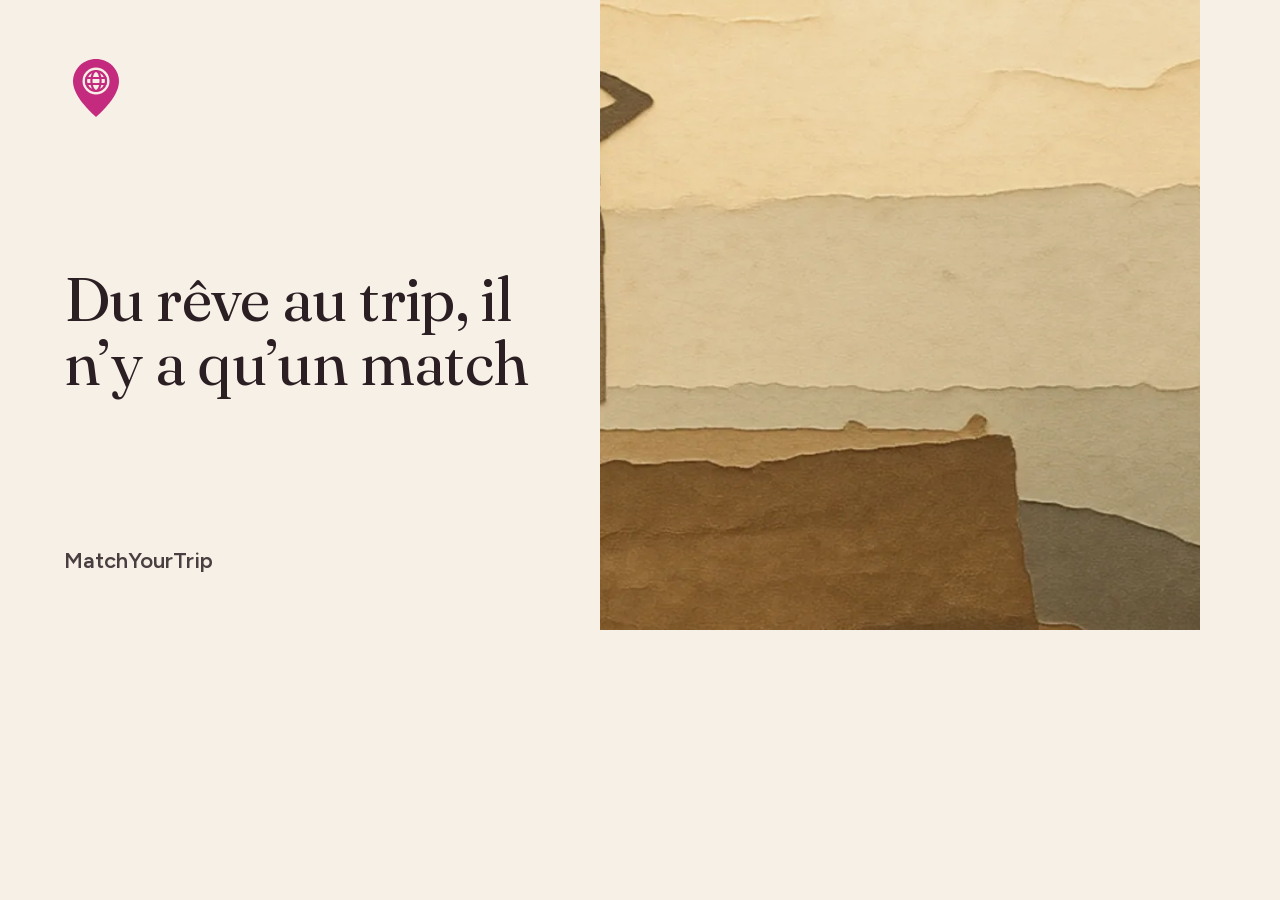
<file: _partage/accueil-fr.html>
<!doctype html><!-- Image de partage accueil (fr), gabarit droite. Pour garder ce fichier tel quel, ajouter data-ajuste sur la balise html. -->
<html lang="fr"><head><meta charset="utf-8">
<link rel="stylesheet" href="/assets/css/socle.css"><link rel="stylesheet" href="/assets/css/site.css">
<style>:root{--fond:#F7F0E6;--texte:#2B1F24}
html,body{margin:0;width:1200px;height:630px;overflow:hidden;background:var(--fond);color:var(--texte)}
.pg-carte{position:relative;width:1200px;height:630px;overflow:hidden}
.pg-photo{position:absolute;object-fit:cover;object-position:20% 46%}
.pg-logo{height:64px;width:auto;max-width:280px;object-fit:contain;object-position:left center;display:block}
.pg-accroche{font-family:var(--police-titres, Georgia, serif);font-size:62px;line-height:1.04;margin:0;text-wrap:balance;letter-spacing:-.01em}
.pg-nom{font-size:22px;font-weight:600;margin:0;opacity:.85}
</style></head><body><div class="pg-carte">
<div style="position:absolute;inset:0 600px 0 0;display:flex;flex-direction:column;justify-content:space-between;padding:56px 56px 52px 64px">
  <img class="pg-logo" src="/assets/images/logo.svg" alt="">
  <p class="pg-accroche">Du rêve au trip, il n’y a qu’un match</p>
  <p class="pg-nom">MatchYourTrip</p>
</div>
<img class="pg-photo" src="/assets/images/accueil-ouverture-1280.webp" alt="" data-sujet="2.9,2.6,66.2,85.8" style="left:600px;top:0;width:600px;height:630px">

</div></body></html>
</file>
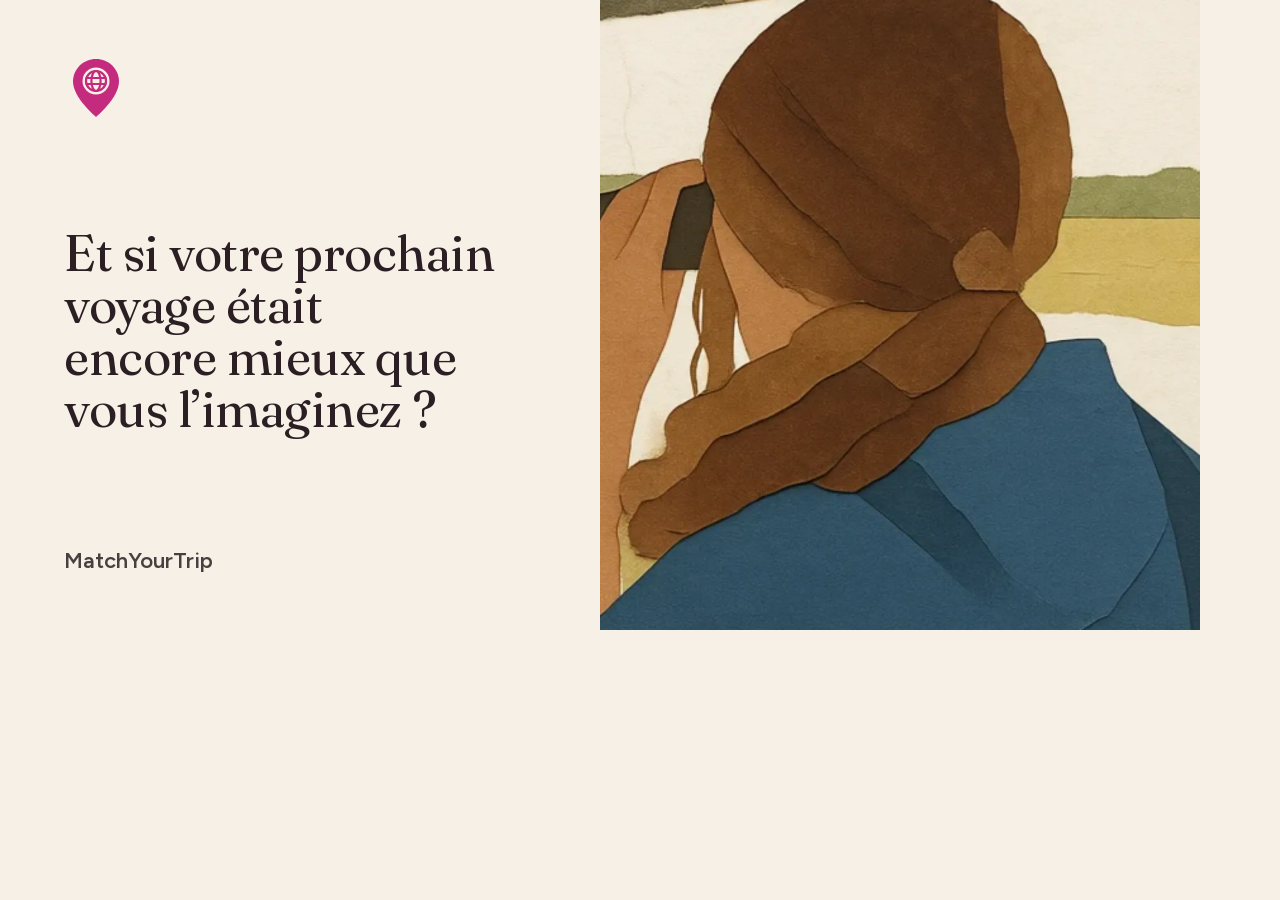
<file: _partage/comment-ca-marche-fr.html>
<!doctype html><!-- Image de partage comment-ca-marche (fr), gabarit droite. Pour garder ce fichier tel quel, ajouter data-ajuste sur la balise html. -->
<html lang="fr"><head><meta charset="utf-8">
<link rel="stylesheet" href="/assets/css/socle.css"><link rel="stylesheet" href="/assets/css/site.css">
<style>:root{--fond:#F7F0E6;--texte:#2B1F24}
html,body{margin:0;width:1200px;height:630px;overflow:hidden;background:var(--fond);color:var(--texte)}
.pg-carte{position:relative;width:1200px;height:630px;overflow:hidden}
.pg-photo{position:absolute;object-fit:cover;object-position:50% 52%}
.pg-logo{height:64px;width:auto;max-width:280px;object-fit:contain;object-position:left center;display:block}
.pg-accroche{font-family:var(--police-titres, Georgia, serif);font-size:50px;line-height:1.04;margin:0;text-wrap:balance;letter-spacing:-.01em}
.pg-nom{font-size:22px;font-weight:600;margin:0;opacity:.85}
</style></head><body><div class="pg-carte">
<div style="position:absolute;inset:0 600px 0 0;display:flex;flex-direction:column;justify-content:space-between;padding:56px 56px 52px 64px">
  <img class="pg-logo" src="/assets/images/logo.svg" alt="">
  <p class="pg-accroche">Et si votre prochain voyage était encore mieux que vous l’imaginez ?</p>
  <p class="pg-nom">MatchYourTrip</p>
</div>
<img class="pg-photo" src="/assets/images/cmm-ouverture-1080.webp" alt="" data-sujet="0,4.9,100,95.1" style="left:600px;top:0;width:600px;height:630px">

</div></body></html>
</file>
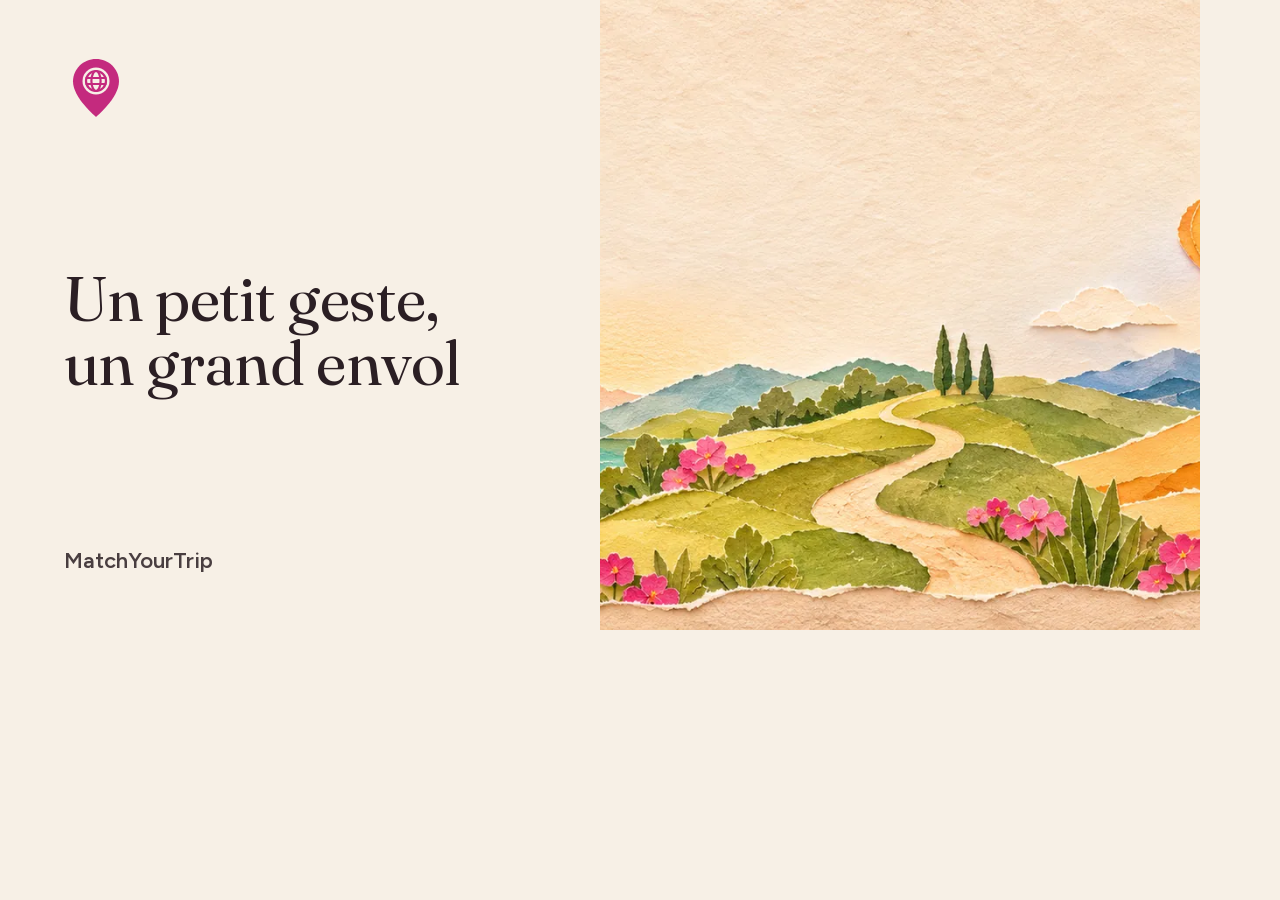
<file: _partage/faire-un-don-fr.html>
<!doctype html><!-- Image de partage faire-un-don (fr), gabarit droite. Pour garder ce fichier tel quel, ajouter data-ajuste sur la balise html. -->
<html lang="fr"><head><meta charset="utf-8">
<link rel="stylesheet" href="/assets/css/socle.css"><link rel="stylesheet" href="/assets/css/site.css">
<style>:root{--fond:#F7F0E6;--texte:#2B1F24}
html,body{margin:0;width:1200px;height:630px;overflow:hidden;background:var(--fond);color:var(--texte)}
.pg-carte{position:relative;width:1200px;height:630px;overflow:hidden}
.pg-photo{position:absolute;object-fit:cover;object-position:50% 69%}
.pg-logo{height:64px;width:auto;max-width:280px;object-fit:contain;object-position:left center;display:block}
.pg-accroche{font-family:var(--police-titres, Georgia, serif);font-size:62px;line-height:1.04;margin:0;text-wrap:balance;letter-spacing:-.01em}
.pg-nom{font-size:22px;font-weight:600;margin:0;opacity:.85}
</style></head><body><div class="pg-carte">
<div style="position:absolute;inset:0 600px 0 0;display:flex;flex-direction:column;justify-content:space-between;padding:56px 56px 52px 64px">
  <img class="pg-logo" src="/assets/images/logo.svg" alt="">
  <p class="pg-accroche">Un petit geste, un grand envol</p>
  <p class="pg-nom">MatchYourTrip</p>
</div>
<img class="pg-photo" src="/assets/images/grok/don-ouverture-1280.webp" alt="" data-sujet="0,44.4,100,50" style="left:600px;top:0;width:600px;height:630px">

</div></body></html>
</file>
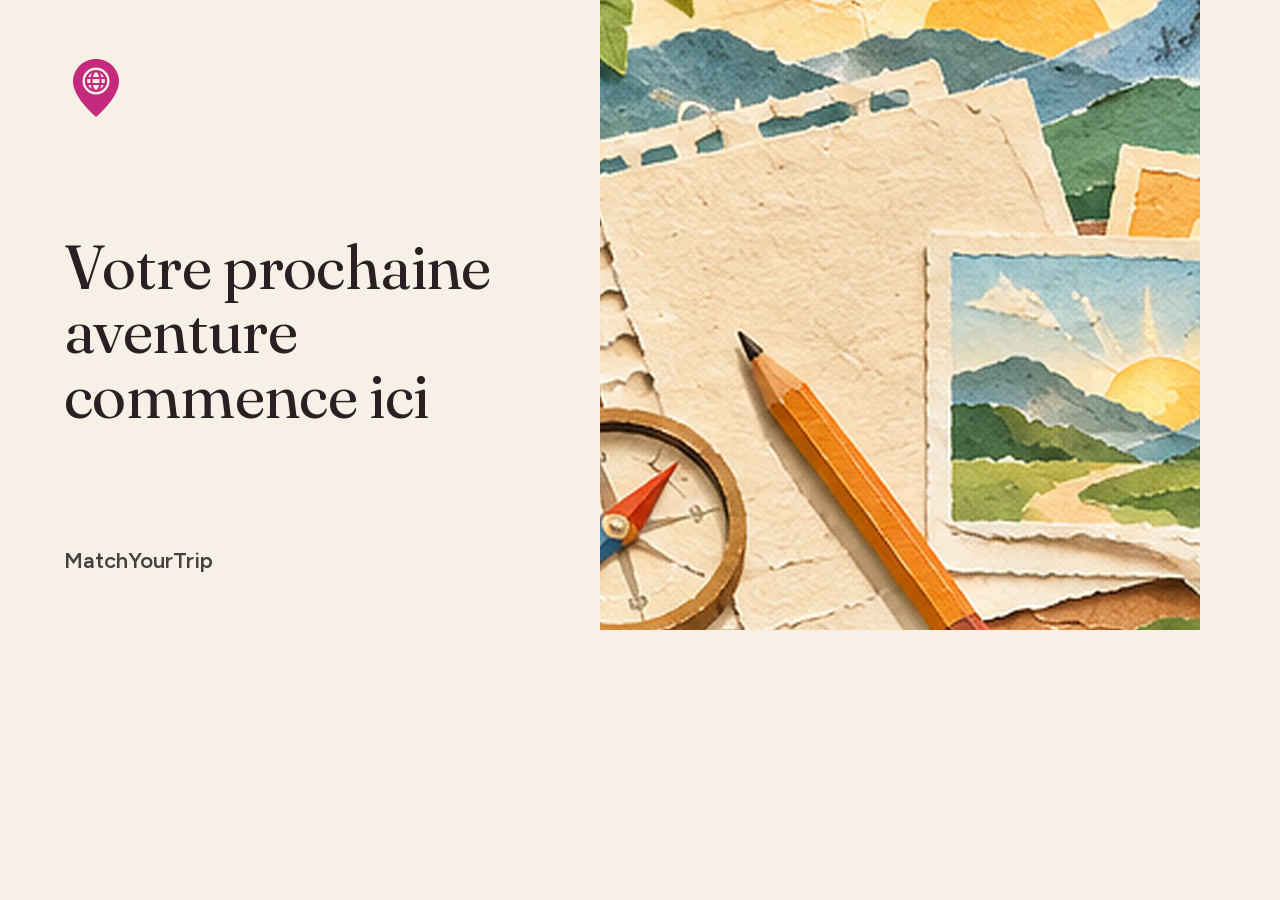
<file: _partage/mon-projet-fr.html>
<!doctype html><!-- Image de partage mon-projet (fr), gabarit droite. Pour garder ce fichier tel quel, ajouter data-ajuste sur la balise html. -->
<html lang="fr"><head><meta charset="utf-8">
<link rel="stylesheet" href="/assets/css/socle.css"><link rel="stylesheet" href="/assets/css/site.css">
<style>:root{--fond:#F7F0E6;--texte:#2B1F24}
html,body{margin:0;width:1200px;height:630px;overflow:hidden;background:var(--fond);color:var(--texte)}
.pg-carte{position:relative;width:1200px;height:630px;overflow:hidden}
.pg-photo{position:absolute;object-fit:cover;object-position:50% 50%}
.pg-logo{height:64px;width:auto;max-width:280px;object-fit:contain;object-position:left center;display:block}
.pg-accroche{font-family:var(--police-titres, Georgia, serif);font-size:62px;line-height:1.04;margin:0;text-wrap:balance;letter-spacing:-.01em}
.pg-nom{font-size:22px;font-weight:600;margin:0;opacity:.85}
</style></head><body><div class="pg-carte">
<div style="position:absolute;inset:0 600px 0 0;display:flex;flex-direction:column;justify-content:space-between;padding:56px 56px 52px 64px">
  <img class="pg-logo" src="/assets/images/logo.svg" alt="">
  <p class="pg-accroche">Votre prochaine aventure commence ici</p>
  <p class="pg-nom">MatchYourTrip</p>
</div>
<img class="pg-photo" src="/assets/images/grok/projet-ouverture-1080.webp" alt="" data-sujet="0,0,96.2,100" style="left:600px;top:0;width:600px;height:630px">

</div></body></html>
</file>
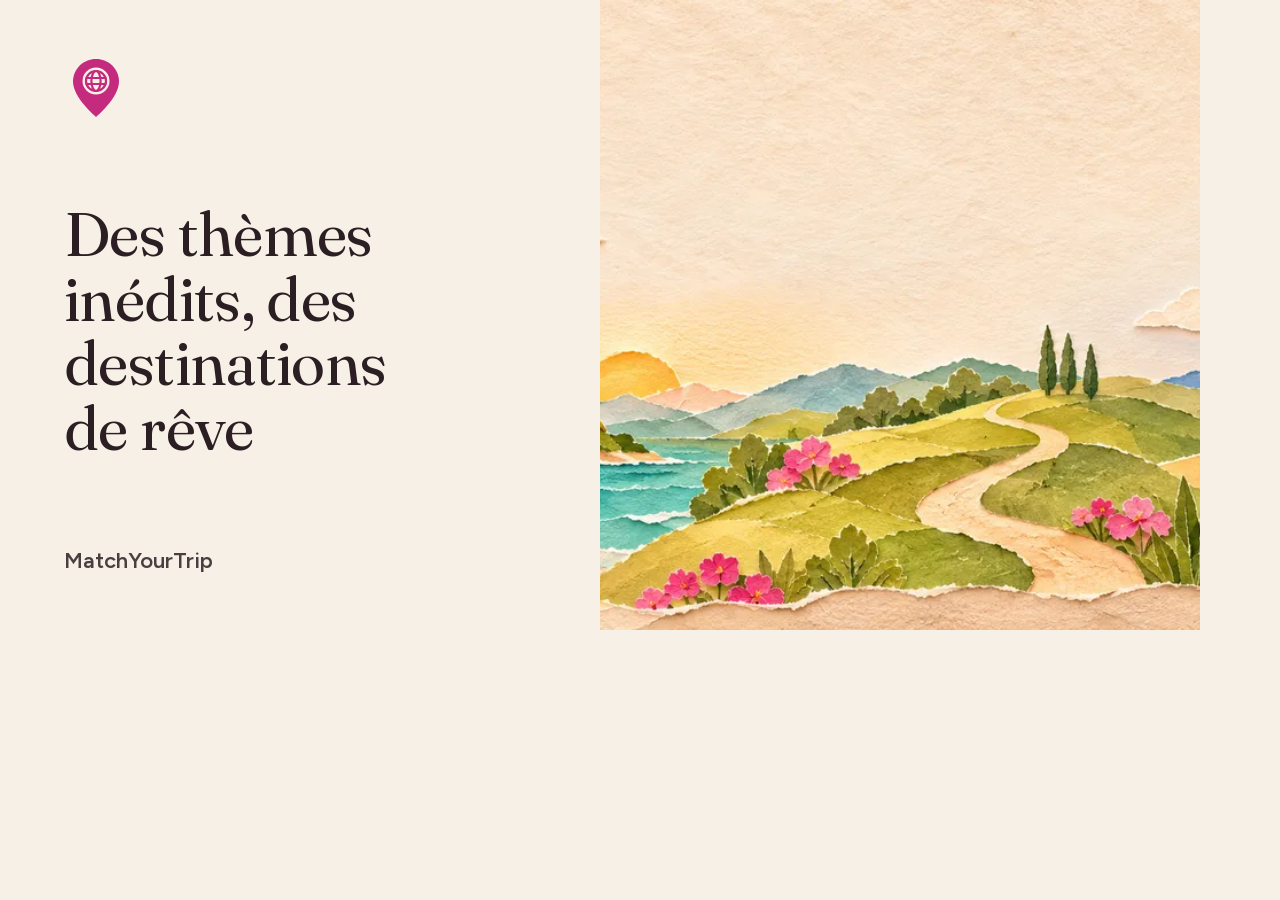
<file: _partage/themes-et-destinations-fr.html>
<!doctype html><!-- Image de partage themes-et-destinations (fr), gabarit droite. Pour garder ce fichier tel quel, ajouter data-ajuste sur la balise html. -->
<html lang="fr"><head><meta charset="utf-8">
<link rel="stylesheet" href="/assets/css/socle.css"><link rel="stylesheet" href="/assets/css/site.css">
<style>:root{--fond:#F7F0E6;--texte:#2B1F24}
html,body{margin:0;width:1200px;height:630px;overflow:hidden;background:var(--fond);color:var(--texte)}
.pg-carte{position:relative;width:1200px;height:630px;overflow:hidden}
.pg-photo{position:absolute;object-fit:cover;object-position:50% 64%}
.pg-logo{height:64px;width:auto;max-width:280px;object-fit:contain;object-position:left center;display:block}
.pg-accroche{font-family:var(--police-titres, Georgia, serif);font-size:62px;line-height:1.04;margin:0;text-wrap:balance;letter-spacing:-.01em}
.pg-nom{font-size:22px;font-weight:600;margin:0;opacity:.85}
</style></head><body><div class="pg-carte">
<div style="position:absolute;inset:0 600px 0 0;display:flex;flex-direction:column;justify-content:space-between;padding:56px 56px 52px 64px">
  <img class="pg-logo" src="/assets/images/logo.svg" alt="">
  <p class="pg-accroche">Des thèmes inédits, des destinations de rêve</p>
  <p class="pg-nom">MatchYourTrip</p>
</div>
<img class="pg-photo" src="/assets/images/grok/themes-ouverture-1280.webp" alt="" data-sujet="0,28.6,100,71.4" style="left:600px;top:0;width:600px;height:630px">

</div></body></html>
</file>
<file: assets/css/socle.css>
/* Socle : règles communes à toutes les maquettes. Le style du projet va dans site.css.
   Les couleurs et polices du projet se règlent par les variables ci-dessous (redéfinies dans site.css). */
:root {
  --police-titres: Georgia, 'Times New Roman', serif;
  --police-texte: system-ui, -apple-system, 'Segoe UI', Roboto, sans-serif;
  --accent: #b3361f;
  --texte-doux: color-mix(in srgb, var(--texte) 78%, var(--fond));
  --ligne: color-mix(in srgb, var(--texte) 18%, var(--fond));
  --gouttiere: clamp(16px, 4vw, 48px);
  --largeur: 1240px;
  --rayon: 6px;
  --duree: .7s;
  --courbe: cubic-bezier(.22, 1, .36, 1);
}

*, *::before, *::after { box-sizing: border-box; }
html { -webkit-text-size-adjust: 100%; text-size-adjust: 100%; }
body {
  font-family: var(--police-texte); font-size: clamp(1rem, .96rem + .2vw, 1.125rem); line-height: 1.6;
  padding-bottom: var(--barres-h); overflow-x: clip;
}
img, picture, video, canvas, svg { display: block; max-width: 100%; }
img, video { height: auto; }
h1, h2, h3, h4 { font-family: var(--police-titres); line-height: 1.08; margin: 0 0 .5em; text-wrap: balance; font-weight: 600; }
p, li, dd, figcaption { text-wrap: pretty; }
p { margin: 0 0 1em; }
a { color: inherit; }
a[href^="mailto:"] { overflow-wrap: anywhere; }
button, input, select, textarea { font: inherit; color: inherit; }
button { cursor: pointer; }
:where(a, button, input, select, textarea, summary, [tabindex]) { -webkit-tap-highlight-color: transparent; }
:focus { outline: none; }
:focus-visible { outline: 3px solid var(--accent); outline-offset: 3px; border-radius: 2px; }
[id] { scroll-margin-top: calc(var(--entete-h) + 12px); scroll-margin-bottom: calc(var(--barres-h) + 12px); }
/* Lien profond vers une scène qui cache l'en-tête : elle arrive tout en haut de l'écran (comme aller() du socle). */
html.js:not(.secours) :is([data-entete-cache], [data-entete-cache] [id], [data-fx="plein-ecran"], [data-fx="plein-ecran"] [id]) { scroll-margin-top: 0; }
[hidden] { display: none !important; }

.visuellement-cache {
  position: absolute !important; width: 1px; height: 1px; padding: 0; margin: -1px;
  overflow: hidden; clip: rect(0 0 0 0); white-space: nowrap; border: 0;
}
.evitement {
  position: fixed; left: 12px; top: 12px; z-index: 1000; padding: 12px 16px; background: var(--texte); color: var(--fond);
  transform: translateY(-160%); text-decoration: none;
}
.evitement:focus-visible { transform: none; }
.conteneur { width: min(100% - 2 * var(--gouttiere), var(--largeur)); margin-inline: auto; }
.chiffres { font-variant-numeric: tabular-nums; }

/* Boutons : zones tactiles d'au moins 44 px. */
.bouton {
  display: inline-flex; align-items: center; justify-content: center; gap: .5em;
  min-height: 48px; min-width: 44px; padding: .7em 1.4em; border-radius: 999px;
  background: var(--accent); color: var(--fond); text-decoration: none; font-weight: 600; border: 0;
  line-height: 1.2; text-align: center;
}
.bouton--contour { background: transparent; color: inherit; box-shadow: inset 0 0 0 2px currentColor; }
.bouton[disabled] { opacity: .55; cursor: not-allowed; }

/* Apparitions : cachées par le style critique jusqu'à .vu, jamais recachées. */
html.js:not(.secours):not([data-arrivee="retour"]) [data-anime]:not([data-anime="gsap"]) {
  transform: translate3d(0, 1.2rem, 0);
  transition: opacity var(--duree) var(--courbe) var(--delai, 0s), transform var(--duree) var(--courbe) var(--delai, 0s);
}
html.js:not(.secours):not([data-arrivee="retour"]) [data-anime]:not([data-anime="gsap"]).vu { transform: none; }

/* Bibliothèque d'effets (effets.js). Apparitions : le bloc lui-même ne glisse pas, ce sont ses parties qui arrivent.
   Mêmes conditions que les apparitions : en secours, au retour et sans JavaScript, état final direct.
   Les transitions ne valent que pendant l'arrivée (.fx-fini ensuite) : celles du projet reprennent la main. */
html.js:not(.secours):not([data-arrivee="retour"]) :is([data-anime="lignes"], [data-anime="mots"], [data-anime="lettres"], [data-anime="cascade"]):not([data-anime="gsap"]) {
  transform: none; transition: opacity .25s linear var(--delai, 0s);
}
/* Masques des lignes : découpe par clip-path, débordante en haut et sur les côtés (accents), un peu en bas (jambages),
   au lieu d'un overflow et de marges : la mise en page ne change pas d'un pixel pendant la découpe. La ligne part
   d'assez bas (135 %) pour rester invisible malgré le débord du bas. */
.fx-ligne-mask { overflow: visible !important; clip-path: inset(-.4em -.6em -.2em -.6em); }
html.js:not(.secours):not([data-arrivee="retour"]) [data-anime="lignes"] .fx-ligne {
  transform: translate3d(0, 135%, 0); transition: transform 1s var(--courbe) calc(var(--delai, 0s) + var(--i, 0) * 90ms);
}
html.js:not(.secours):not([data-arrivee="retour"]) [data-anime="lignes"].vu .fx-ligne { transform: none; }
html.js:not(.secours):not([data-arrivee="retour"]) [data-anime="mots"] .fx-mot {
  opacity: 0; transform: translate3d(0, .5em, 0);
  transition: opacity .6s var(--courbe) calc(var(--delai, 0s) + var(--i, 0) * 35ms), transform .7s var(--courbe) calc(var(--delai, 0s) + var(--i, 0) * 35ms);
}
html.js:not(.secours):not([data-arrivee="retour"]) [data-anime="mots"].vu .fx-mot { opacity: 1; transform: none; }
/* Lettres : chaque mot reste d'un bloc (jamais coupé en fin de ligne), les lettres basculent en place. */
[data-anime="lettres"] :is(.fx-mot-l, .fx-lettre) { display: inline-block; }
html.js:not(.secours):not([data-arrivee="retour"]) [data-anime="lettres"] .fx-lettre {
  opacity: 0; transform: translate3d(0, .55em, 0) rotate(12deg); transform-origin: 0 100%;
  transition: opacity .5s var(--courbe) calc(var(--delai, 0s) + var(--i, 0) * 18ms), transform .8s var(--courbe) calc(var(--delai, 0s) + var(--i, 0) * 18ms);
}
html.js:not(.secours):not([data-arrivee="retour"]) [data-anime="lettres"].vu .fx-lettre { opacity: 1; transform: none; }
html.js:not(.secours):not([data-arrivee="retour"]) [data-anime="cascade"] > * { opacity: 0; transform: translate3d(0, 1.8rem, 0); }
html.js:not(.secours):not([data-arrivee="retour"]) [data-anime="cascade"]:not(.fx-fini) > * {
  transition: opacity .7s var(--courbe) calc(var(--delai, 0s) + var(--i, 0) * 80ms), transform .9s var(--courbe) calc(var(--delai, 0s) + var(--i, 0) * 80ms);
}
html.js:not(.secours):not([data-arrivee="retour"]) [data-anime="cascade"].vu > * { opacity: 1; transform: none; }
/* Rideau : règle aussi précise que celle des apparitions (sinon sa transition de découpe serait écrasée). */
html.js:not(.secours):not([data-arrivee="retour"]) [data-anime="rideau"]:not([data-anime="gsap"]) {
  transform: none; clip-path: inset(0 0 100% 0);
}
html.js:not(.secours):not([data-arrivee="retour"]) [data-anime="rideau"]:not([data-anime="gsap"]):not(.fx-fini) {
  transition: opacity .25s linear var(--delai, 0s), clip-path 1.2s cubic-bezier(.77, 0, .18, 1) var(--delai, 0s);
}
html.js:not(.secours):not([data-arrivee="retour"]) [data-anime="rideau"]:not([data-anime="gsap"]).vu { clip-path: inset(0 0 0 0); }
html.js:not(.secours):not([data-arrivee="retour"]) [data-anime="rideau"]:not([data-fx]) > :is(picture, video) { transform: scale(1.14); }
html.js:not(.secours):not([data-arrivee="retour"]) [data-anime="rideau"]:not([data-fx]):not(.fx-fini) > :is(picture, video) { transition: transform 1.6s var(--courbe) var(--delai, 0s); }
html.js:not(.secours):not([data-arrivee="retour"]) [data-anime="rideau"].vu:not([data-fx]) > :is(picture, video) { transform: none; }
/* Effets liés au défilement : l'image déplacée par GSAP n'a aucune transition CSS (une seule source par propriété). */
[data-fx="parallaxe"] > :is(picture, video, img), [data-fx="zoom"] > :is(picture, video, img) { transition: none; }
/* WebGL « onde » : le canvas, calé sur l'image, n'est visible que pendant le mouvement ; au repos, l'image d'origine, nette. */
[data-fx="onde"] { position: relative; }
.fx-onde { position: absolute; left: 0; top: 0; width: 100%; height: 100%; pointer-events: none; opacity: 0; transition: opacity .3s linear; }
.fx-onde--actif { opacity: 1; transition-duration: .12s; }
/* Image qui s'ouvre en plein écran : section haute, cadre collant en haut de l'écran (sticky, pas d'épinglage GSAP).
   En secours et sans JavaScript : image entière dans une section normale (règles [data-collant]). */
html.js:not(.secours) [data-fx="plein-ecran"] { position: relative; height: var(--fx-longueur, 260svh); }
html.js:not(.secours) [data-fx="plein-ecran"] > [data-collant] { position: sticky; top: 0; height: 100vh; height: 100svh; overflow: hidden; }
[data-fx="plein-ecran"] > [data-collant] > .media, [data-fx="plein-ecran"] [data-fx-cible] { width: 100%; height: 100%; border-radius: 0; }
:is(html.secours, html:not(.js)) [data-fx="plein-ecran"] [data-fx-cible] { height: 100svh; }
/* Mots géants : la rangée garde sa largeur (mots répétés au besoin) et ne sort jamais de son bandeau.
   En secours et sans JavaScript, les mots passent à la ligne : rien n'est coupé. */
[data-fx="mots-geants"] { overflow: hidden; overflow: clip; }
[data-fx="mots-geants"] [data-fx-rangee] { width: max-content; white-space: nowrap; margin: 0; }
:is(html.secours, html:not(.js)) [data-fx="mots-geants"] { overflow: visible; }
:is(html.secours, html:not(.js)) [data-fx="mots-geants"] [data-fx-rangee] { width: auto; white-space: normal; line-height: 1.2; }
/* Inclinaison selon la vitesse : GSAP seul tient la transformation (pas de transition CSS sur transform). */
[data-fx="vitesse"], [data-fx="mots-geants"] [data-fx-rangee] { transition-property: opacity, color, background-color, border-color, box-shadow !important; }

/* Effets au survol : au premier survol, GSAP prend la main sur la transformation (classe fx-survol) :
   plus aucune transition CSS sur transform pour cet élément. */
.fx-survol { transition-property: opacity, color, background-color, border-color, box-shadow !important; }

[data-boucle-css].hors-ecran, [data-boucle-css].hors-ecran *, [data-boucle-css].en-pause, [data-boucle-css].en-pause * { animation-play-state: paused !important; }

/* En-tête : opaque, jamais coupé, se cache en descendant. */
[data-entete] {
  position: fixed; inset: 0 0 auto; z-index: 800; background: var(--fond);
  border-bottom: 1px solid var(--ligne); transition: transform .35s var(--courbe);
}
html.entete-cache [data-entete], html.scene-sans-entete:not(.menu-ouvert) [data-entete] { transform: translateY(-100%); }
.entete-rangee {
  display: flex; align-items: center; gap: clamp(8px, 2vw, 28px);
  min-height: 64px; padding: 8px var(--gouttiere); max-width: calc(var(--largeur) + 2 * var(--gouttiere)); margin-inline: auto;
}
.entete-logo { display: inline-flex; align-items: center; gap: .6em; min-height: 44px; text-decoration: none; font-weight: 700; flex: none; }
.entete-logo img { width: 36px; height: 36px; }
[data-nav] { flex: 1 1 auto; min-width: 0; display: flex; justify-content: flex-end; }
[data-nav] ul { display: flex; gap: clamp(12px, 2vw, 28px); list-style: none; margin: 0; padding: 0; min-width: 0; overflow: hidden; white-space: nowrap; }
/* Un lien de navigation ne passe jamais à la ligne : sinon il « tient » sur deux lignes et le relais
   (deuxième rangée, bouton Menu) ne se déclenche pas. */
[data-nav] a { display: inline-flex; align-items: center; min-height: 44px; text-decoration: none; white-space: nowrap; }
[data-nav] a[aria-current] { text-decoration: underline; text-underline-offset: .35em; text-decoration-thickness: 2px; }
.entete-actions { display: flex; align-items: center; gap: 8px; flex: none; }
.entete-actions .bouton { min-height: 44px; padding-inline: 1.1em; }
.entete-langue { display: inline-flex; align-items: center; justify-content: center; min-width: 44px; min-height: 44px; text-decoration: none; font-weight: 600; text-transform: uppercase; }
[data-menu-bouton] { display: none; min-height: 44px; min-width: 44px; padding: 0 14px; border: 0; border-radius: 999px; background: var(--texte); color: var(--fond); font-weight: 600; }
html.nav-compacte [data-nav] { display: none; }
html.nav-compacte [data-menu-bouton] { display: inline-flex; align-items: center; }
html.nav-compacte .entete-actions { margin-left: auto; }
/* Dès 900 px, les liens qui ne tiennent pas à côté du logo passent sur une deuxième rangée (entete.js) :
   jamais le bouton Menu seul sur ordinateur. L'en-tête est plus haut : --entete-h suit (mesures.js). */
html.nav-deux-rangees .entete-rangee { flex-wrap: wrap; row-gap: 0; }
html.nav-deux-rangees [data-nav] { order: 3; flex: 1 0 100%; justify-content: flex-start; border-top: 1px solid var(--ligne); }
html.nav-deux-rangees .entete-actions { margin-left: auto; }
html.nav-deux-lignes [data-nav] ul { flex-wrap: wrap; row-gap: 0; column-gap: clamp(12px, 1.6vw, 24px); }
@media (max-width: 520px) { .entete-actions .bouton { display: none; } }

/* Sans JavaScript : l'en-tête reste dans le flux (sa hauteur n'est pas mesurée, rien ne passe dessous).
   Dès 900 px, les liens passent à la ligne sous le logo ; en dessous, un lien Menu ouvre le menu plein écran
   par son ancre (#menu:target) et un lien Fermer le referme. */
.menu-sansjs, .menu-sansjs-fermer { display: none; }
html:not(.js) { --entete-h: 0px; }
html:not(.js) [data-entete] { position: relative; }
@media (min-width: 900px) {
  html:not(.js) .entete-rangee { flex-wrap: wrap; row-gap: 0; }
  html:not(.js) [data-nav] { order: 3; flex: 1 0 100%; justify-content: flex-start; }
  html:not(.js) [data-nav] ul { flex-wrap: wrap; column-gap: clamp(12px, 2vw, 28px); row-gap: 0; }
  html:not(.js) .entete-actions { margin-left: auto; }
}
@media (max-width: 899px) {
  html:not(.js) [data-nav] { display: none; }
  html:not(.js) .entete-actions { margin-left: auto; }
  html:not(.js) .menu-sansjs {
    display: inline-flex; align-items: center; min-height: 44px; min-width: 44px; padding: 0 14px; border-radius: 999px;
    background: var(--texte); color: var(--fond); font-weight: 600; text-decoration: none;
  }
}
html:not(.js) #menu:target { z-index: 810; visibility: visible; opacity: 1; transition: none; padding-top: 24px; }
html:not(.js) #menu:target li { opacity: 1; transform: none; transition: none; }
html:not(.js) #menu:target .menu-sansjs-fermer { display: block; margin: 0 0 16px; }
html:not(.js) .menu-sansjs-fermer a { display: inline-flex; align-items: center; min-height: 44px; font-weight: 600; }
/* Cible du lien Fermer : fixe, elle ne fait pas défiler la page quand le menu se referme. */
#menu-ferme { position: fixed; top: 0; left: 0; width: 1px; height: 1px; pointer-events: none; }
/* Sans JavaScript, la barre fixe du téléphone n'est pas mesurée : sa hauteur est réservée d'office. */
@media (max-width: 760px) { html:not(.js) { --barres-h: calc(65px + env(safe-area-inset-bottom)); } }

/* Menu : plein écran, liens qui arrivent l'un après l'autre. */
[data-menu] {
  position: fixed; inset: 0; z-index: 790; background: var(--menu-fond, var(--fond)); overflow-y: auto; overscroll-behavior: contain;
  padding: calc(var(--entete-h) + 24px) var(--gouttiere) calc(32px + var(--barres-h));
  visibility: hidden; opacity: 0; transition: opacity .3s var(--courbe), visibility 0s .3s;
}
html.menu-ouvert [data-menu] { visibility: visible; opacity: 1; transition: opacity .3s var(--courbe); }
html.menu-ouvert [data-entete] { transform: none; }
[data-menu] ul { list-style: none; margin: 0 0 32px; padding: 0; }
[data-menu] li { opacity: 0; transform: translateY(12px); transition: opacity .4s var(--courbe), transform .4s var(--courbe); transition-delay: calc(var(--i, 0) * 50ms + 80ms); }
html.menu-ouvert [data-menu] li { opacity: 1; transform: none; }
[data-menu] .menu-lien { display: flex; align-items: center; min-height: 52px; font-family: var(--police-titres); font-size: clamp(1.6rem, 7vw, 2.6rem); text-decoration: none; }
[data-menu] .menu-lien[aria-current] { color: var(--accent); }

/* Voile de transition (état de départ dans le style critique). */
[data-voile] { display: grid; place-items: center; color: var(--fond); }
.voile-contenu { display: grid; justify-items: center; gap: 12px; text-align: center; padding: var(--gouttiere); }
.voile-contenu img { width: 56px; height: 56px; }
[data-voile-libelle] { font-family: var(--police-titres); font-size: clamp(1.6rem, 5vw, 3rem); }
/* Forme « vague » : bords ondulés du voile (en haut à la montée, en bas au retrait), posés par le gabarit. */
[data-voile] .voile-vague { position: absolute; left: 0; width: 100%; height: clamp(60px, 12vh, 120px); fill: var(--voile-fond); pointer-events: none; }
[data-voile] .voile-vague--haut { bottom: calc(100% - 1px); transform-origin: 50% 100%; }
[data-voile] .voile-vague--bas { top: calc(100% - 1px); transform-origin: 50% 0; }
/* Trou qui s'ouvre dans le voile (forme « iris ») ou dans le panneau de l'intro (versObjet) :
   variables --cx, --cy (centre) et --trou (rayon), posées image par image par le socle. */
[data-voile].avec-trou, .ouverture-panneau.avec-trou {
  -webkit-mask: radial-gradient(circle at var(--cx, 50%) var(--cy, 50%), transparent var(--trou, -2px), #000 calc(var(--trou, -2px) + 1px));
          mask: radial-gradient(circle at var(--cx, 50%) var(--cy, 50%), transparent var(--trou, -2px), #000 calc(var(--trou, -2px) + 1px));
}

/* Barre fixe du téléphone : action principale et contact rapide. */
[data-barre-fixe] {
  position: fixed; inset: auto 0 0; z-index: 780; display: none; gap: 8px;
  padding: 8px var(--gouttiere) calc(8px + env(safe-area-inset-bottom)); background: var(--fond); border-top: 1px solid var(--ligne);
  transition: transform .3s var(--courbe);
}
[data-barre-fixe] .bouton { flex: 1; min-height: 48px; }
[data-barre-fixe].barre-masquee { transform: translateY(110%); }
@media (max-width: 760px) { [data-barre-fixe] { display: flex; } }

/* Écrans plein cadre et sections épinglées : tout tient dans la partie visible. */
.ecran {
  min-height: 100vh; min-height: 100svh; display: flex; flex-direction: column;
  padding-top: calc(var(--entete-h) + 16px); padding-bottom: calc(var(--barres-h) + 16px);
}
.ecran.epingle { height: 100vh; height: 100svh; min-height: 0; }
.ecran .piste { flex: 1 1 auto; min-height: 0; max-height: 820px; }

/* Scènes épinglées ou collantes du projet ([data-scene], .ecran.epingle) : en secours et sans
   JavaScript, plus rien n'est épinglé, la scène prend la hauteur de son contenu (au moins un écran) au lieu
   d'être coupée. Son cadre collant [data-collant] redevient un bloc normal. */
:is(html.secours, html:not(.js)) :is([data-scene], .ecran.epingle) { height: auto !important; min-height: 100svh; }
:is(html.secours, html:not(.js)) [data-collant] { position: relative !important; top: auto !important; height: auto !important; min-height: 100svh; }

/* Faces arrière d'un objet en 3D (verso d'une carte, dos d'un volet) : jamais visibles de dos ;
   en secours et sans JavaScript, l'objet est posé ouvert et son dos est retiré (sinon il recouvre le texte). */
[data-face="dos"] { backface-visibility: hidden; -webkit-backface-visibility: hidden; }
:is(html.secours, html:not(.js)) [data-face="dos"] { display: none !important; }

/* Écrans bas. 1366×768 et moins de 820 px de haut sur ordinateur : .masque-ecran-bas se retire (phrase
   d'introduction, surtitre, légende), pour que le premier écran et les scènes épinglées tiennent.
   Téléphone à l'horizontale et moins de 500 px de haut : .masque-ecran-tres-bas se retire aussi, et les
   écrans plein cadre se resserrent. Les tailles des titres d'ouverture se règlent dans site.css, dans les
   mêmes requêtes (@media (max-height: 820px) and (min-width: 761px), puis (max-height: 500px)). */
@media (max-height: 820px) and (min-width: 761px) { .masque-ecran-bas { display: none !important; } }
@media (max-height: 500px) {
  .masque-ecran-bas, .masque-ecran-tres-bas { display: none !important; }
  .ecran { padding-top: calc(var(--entete-h) + 8px); padding-bottom: calc(var(--barres-h) + 8px); }
}

/* Médias : cadrage réglé par --cadrage (object-position), mention des illustrations générées. */
.media { position: relative; margin: 0; overflow: hidden; border-radius: var(--rayon); background: color-mix(in srgb, var(--texte) 8%, var(--fond)); } /* jamais de case vide pendant le chargement */
.media picture { display: block; width: 100%; height: 100%; }
.media img, .media video { width: 100%; height: 100%; object-fit: cover; object-position: var(--cadrage, 50% 50%); }
@media (max-width: 760px) { .media img, .media video { object-position: var(--cadrage-mobile, var(--cadrage, 50% 50%)); } }
.mention-ia {
  position: absolute; right: 8px; bottom: 8px; z-index: 2; padding: 3px 8px; border-radius: 999px;
  background: rgba(0, 0, 0, .66); color: #fff; font: 600 12px/1.4 var(--police-texte); letter-spacing: .01em; pointer-events: none;
}

/* Formulaires. */
.champ { display: grid; gap: 6px; margin-bottom: 18px; }
.champ label { font-weight: 600; }
.champ input, .champ select, .champ textarea {
  min-height: 48px; padding: 10px 12px; border: 1px solid color-mix(in srgb, var(--texte) 45%, var(--fond)); border-radius: var(--rayon); background: var(--fond);
}
.champ [aria-invalid="true"] { border-color: #b00020; }
.champ-erreur { margin: 0; color: #b00020; font-size: .95rem; }
.mention-donnees { font-size: .9rem; color: var(--texte-doux); }
[data-message-envoi] { padding: 12px 16px; border-radius: var(--rayon); background: color-mix(in srgb, var(--accent) 12%, var(--fond)); }

/* Barre de lecture des pages longues. */
[data-barre-lecture] { position: fixed; left: 0; right: 0; top: var(--entete-h); height: 3px; z-index: 805; background: var(--accent); transform: scaleX(0); transform-origin: 0 50%; }
html.entete-cache [data-barre-lecture] { top: 0; }

/* Curseur personnalisé (souris uniquement, activé par data-curseur sur html). */
.curseur {
  position: fixed; left: -8px; top: -8px; z-index: 1001; width: 16px; height: 16px; border-radius: 50%;
  border: 2px solid var(--accent); pointer-events: none; opacity: 0; transition: opacity .2s, width .2s, height .2s, left .2s, top .2s;
}
html.curseur-actif .curseur { opacity: 1; }
.curseur.curseur-lien { width: 40px; height: 40px; left: -20px; top: -20px; }
.curseur.curseur-cache { opacity: 0 !important; }

/* Pied de page. */
.pied { padding: 56px 0 32px; border-top: 1px solid var(--ligne); }
.pied-grille { display: grid; gap: 32px; grid-template-columns: repeat(auto-fit, minmax(200px, 1fr)); }
.pied ul { list-style: none; margin: 0; padding: 0; }
.pied a, .pied button.lien { display: inline-flex; align-items: center; min-height: 44px; }
button.lien { background: none; border: 0; padding: 0; text-decoration: underline; text-underline-offset: .2em; }
.pied-bas { display: flex; flex-wrap: wrap; justify-content: space-between; gap: 12px; margin-top: 32px; font-size: .9rem; color: var(--texte-doux); }
</file>
<file: assets/css/site.css>
/* MatchYourTrip : carnet de papier déchiré. Papier crème dominant, prune pour l'outil et la fin de page,
   fuchsia pour les boutons et un mot par titre, abricot pour les détails. Fraunces, Figtree, Caveat (notes). */
@font-face { font-family: 'Fraunces'; src: url('/assets/fonts/fraunces.woff2') format('woff2'); font-weight: 100 900; font-style: normal; font-display: swap; }
@font-face { font-family: 'Fraunces'; src: url('/assets/fonts/fraunces-italique.woff2') format('woff2'); font-weight: 100 900; font-style: italic; font-display: swap; }
@font-face { font-family: 'Figtree'; src: url('/assets/fonts/figtree-var.woff2') format('woff2'); font-weight: 300 900; font-style: normal; font-display: swap; }
@font-face { font-family: 'Caveat'; src: url('/assets/fonts/caveat-600.woff2') format('woff2'); font-weight: 600; font-style: normal; font-display: swap; }
@font-face { font-family: 'Fraunces secours'; src: local('Georgia'); size-adjust: 104%; ascent-override: 94%; descent-override: 24%; line-gap-override: 0%; }
@font-face { font-family: 'Figtree secours'; src: local('Arial'), local('Helvetica'); size-adjust: 98%; ascent-override: 96%; descent-override: 25%; line-gap-override: 0%; }

:root {
  --papier: #F7F0E6; --feuille: #FFFBF5; --sable: #EFE2CF; --prune: #2B1A27; --prune-2: #3B2535;
  --accent: #C42A7E; --accent-fonce: #B0236F; --accent-clair: #E85AA2; --abricot: #F29B4B; --encre: #2B1F24;
  --texte-doux: #6B5A60;
  --police-titres: 'Fraunces', 'Fraunces secours', Georgia, serif;
  --police-texte: 'Figtree', 'Figtree secours', system-ui, sans-serif;
  --police-main: 'Caveat', 'Segoe Print', cursive;
  --rayon: 12px;
  --ombre: 0 14px 30px -18px rgba(43, 26, 39, .45);
}
body { background: var(--papier); color: var(--encre); }
h1, h2, h3 { font-optical-sizing: auto; letter-spacing: -.01em; }
h1 em, h2 em, h3 em, .titre-section em { font-style: italic; font-weight: 400; color: var(--accent); }
.titre-section { font-size: clamp(2.1rem, 1.3rem + 3vw, 3.9rem); max-width: 20ch; }
.titre-section--moyen { font-size: clamp(1.8rem, 1.3rem + 1.8vw, 2.6rem); }
section { position: relative; }
main > section { overflow-x: clip; }

/* Notes manuscrites (Caveat), courtes et rares. */
.note-main { display: inline-block; margin: 0 0 .4em; font-family: var(--police-main); font-weight: 600; font-size: clamp(1.4rem, 1.15rem + .9vw, 1.85rem); line-height: 1.15; color: var(--accent); transform: rotate(-3deg); transform-origin: 0 50%; }
.note-main--clair { color: var(--accent-clair); }
.coeur { display: inline-block; width: 1em; height: .92em; vertical-align: -.1em; fill: var(--accent); }

/* Boutons et liens. */
.bouton { background: var(--accent); color: #fff; box-shadow: 0 6px 0 -2px var(--accent-fonce); transition: background-color .25s, box-shadow .25s; }
.bouton:hover { background: var(--accent-fonce); }
.bouton--contour { background: transparent; color: var(--encre); box-shadow: inset 0 0 0 2px currentColor; }
.bouton--contour:hover { background: color-mix(in srgb, var(--encre) 8%, transparent); }
.bouton--clair { background: var(--papier); color: var(--encre); box-shadow: 0 6px 0 -2px var(--abricot); }
.bouton--clair:hover { background: #fff; }
.bouton--contour-clair { background: transparent; color: var(--papier); box-shadow: inset 0 0 0 2px currentColor; }
.lien-fleche { display: inline-flex; align-items: center; gap: .4em; min-height: 44px; font-weight: 700; color: var(--accent-fonce); text-decoration: none; }
.lien-fleche::after { content: '→'; transition: transform .3s var(--courbe); }
.lien-fleche:hover::after { transform: translateX(4px); }
.lien-fleche--clair { color: var(--papier); }
.point-vivant { display: inline-block; width: 10px; height: 10px; margin-right: .55em; border-radius: 50%; background: var(--accent); box-shadow: 0 0 0 0 rgba(196, 42, 126, .5); animation: pouls 2.4s ease-out infinite; vertical-align: .05em; }
@keyframes pouls { 0% { box-shadow: 0 0 0 0 rgba(196, 42, 126, .45); } 70%, 100% { box-shadow: 0 0 0 10px rgba(196, 42, 126, 0); } }

/* En-tête, menu, pied. */
.entete-logo img { width: 34px; height: 34px; }
.logo-mot { font-family: var(--police-titres); font-weight: 650; font-size: 1.28rem; letter-spacing: -.01em; }
.logo-mot em { font-style: italic; font-weight: 400; color: var(--accent); }
[data-nav] a { font-weight: 600; }
[data-nav] a[aria-current] { text-decoration-color: var(--accent); }
[data-menu-bouton] { background: var(--prune); color: var(--papier); }
.menu-note { font-family: var(--police-main); font-size: 1.6rem; color: var(--accent); }
.menu-action { margin: 0 0 18px; }
.pied { position: relative; background: var(--prune); color: var(--papier); border-top: 0; padding-top: 72px; }
.pied-dechirure { position: absolute; left: 0; bottom: calc(100% - 1px); width: 100%; height: 26px; fill: var(--prune); }
.pied-logo { display: flex; align-items: center; gap: .6em; margin: 0 0 .6em; }
.pied-logo .logo-mot { font-size: 1.5rem; }
.pied-logo .logo-mot em { color: var(--accent-clair); }
.pied-slogan { font-family: var(--police-main); font-size: 1.6rem; color: var(--abricot); margin: 0 0 .2em; }
.pied-signature { color: color-mix(in srgb, var(--papier) 80%, var(--prune)); }
.pied-titre { font-weight: 700; margin-bottom: .4em; }
.pied-legal { margin-top: 1em; font-size: .95rem; color: color-mix(in srgb, var(--papier) 82%, var(--prune)); }
.pied-bas { color: color-mix(in srgb, var(--papier) 80%, var(--prune)); border-top: 1px solid rgba(247, 240, 230, .16); padding-top: 20px; }
.pied a:focus-visible { outline-color: var(--abricot); }

/* Panneau de l'intro : papier, logo-épingle, deux bandes déchirées qui se rejoignent, slogan. */
.ouverture-panneau { color: var(--encre); gap: 10px; padding: var(--gouttiere); }
.intro-scene { position: relative; width: min(560px, 86vw); height: 120px; display: grid; place-items: center; }
.intro-bande { position: absolute; top: 50%; height: 46px; width: 52%; margin-top: 4px; }
.intro-bande--g { right: 50%; fill: #E9A6C6; transform-origin: 100% 50%; }
.intro-bande--d { left: 50%; fill: var(--abricot); transform-origin: 0 50%; }
.ouverture-logo { position: relative; z-index: 2; width: 72px; height: 72px; }
.intro-coeur { position: absolute; z-index: 3; width: 22px; height: 20px; left: calc(50% + 22px); top: 18px; fill: var(--accent); opacity: 0; }
.ouverture-nom { margin: 0; font-family: var(--police-titres); font-weight: 650; font-size: clamp(2.2rem, min(8vw, 11vh), 4.6rem); line-height: 1.05; }
.ouverture-nom em { font-style: italic; font-weight: 400; color: var(--accent); }
.ouverture-nom span, .ouverture-nom em { display: inline-block; }
.ouverture-ligne { margin: 0; font-family: var(--police-main); font-weight: 600; font-size: clamp(1.4rem, 3.4vw, 2rem); color: var(--accent); }
html.js:not(.secours) .ouverture-panneau :is(.intro-bande, .ouverture-nom > *, .ouverture-ligne) { opacity: 0; }
html.js:not(.secours) .ouverture-panneau .ouverture-logo { opacity: 0; }

/* Voile : prune, bord ondulé, épingle claire et nom de la page. */
[data-voile-libelle] { color: var(--papier); }

/* Pastille ronde (objet d'ouverture de chaque page). */
.pastille { position: absolute; z-index: 4; width: 112px; height: 112px; border-radius: 50%; background: var(--feuille); display: flex; flex-direction: column; align-items: center; justify-content: center; gap: 0; transform: rotate(-8deg); box-shadow: var(--ombre); }
.pastille-bord { position: absolute; inset: 5px; width: calc(100% - 10px); height: calc(100% - 10px); fill: none; stroke: var(--accent); stroke-width: 2.5; stroke-dasharray: 7 6; }
.pastille img { width: 44px; height: 44px; }
.pastille-texte { font-family: var(--police-main); font-weight: 600; font-size: 1.3rem; line-height: 1; color: var(--accent-fonce); margin-top: 2px; }

/* Feuille de papier (carte posée sur une image) et scotch. */
.feuille { position: relative; background: var(--feuille); color: var(--encre); border-radius: 4px; box-shadow: var(--ombre); }
.scotch { position: absolute; top: -13px; left: 50%; width: 92px; height: 26px; margin-left: -46px; background: rgba(242, 155, 75, .62); transform: rotate(-4deg); }

/* Bords déchirés entre papier et prune. */
.dechirure { position: absolute; left: 0; width: 100%; height: clamp(16px, 2.4vw, 30px); z-index: 2; pointer-events: none; }
.dechirure--prune { fill: var(--prune); }
.dechirure--haut { bottom: calc(100% - 1px); }
.dechirure--bas { top: calc(100% - 1px); transform: scaleY(-1); }

/* ---------- Accueil : ouverture ---------- */
.hero { min-height: 100vh; min-height: 100svh; display: grid; align-items: center; justify-items: end; padding: calc(var(--entete-h) + 56px) max(var(--gouttiere), calc((100vw - var(--largeur)) / 2)) clamp(110px, 16vh, 170px); overflow: hidden; background: #BBA278; }
.hero-media { position: absolute; inset: 0; border-radius: 0; z-index: 0; background: #BBA278; }
.hero-couches { position: absolute; left: 0; right: 0; bottom: -2px; height: clamp(90px, 17vh, 170px); z-index: 1; pointer-events: none; }
.couche { position: absolute; left: -2%; width: 104%; height: 100%; bottom: 0; }
.couche path { stroke: rgba(43, 31, 36, .12); stroke-width: 2; vector-effect: non-scaling-stroke; }
.couche--1 { fill: #E9A6C6; }
.couche--2 { fill: #F5BE8C; }
.couche--3 { fill: var(--prune); }
@media (max-width: 760px) { .couche--3 { fill: var(--papier); } }
.dechirure--telephone { display: none; }
@media (max-width: 760px) { .dechirure--telephone { display: block; } }
.hero-reve, .hero-avion { display: none; }
@media (min-width: 1000px) and (min-height: 600px) {
  .hero-reve { display: block; position: absolute; inset: 0; width: 100%; height: 100%; z-index: 1; pointer-events: none; overflow: visible; }
  .hero-reve-trait { fill: none; stroke: var(--papier); stroke-width: 2.5; stroke-dasharray: 3 10; stroke-linecap: round; opacity: .9; }
  .hero-avion { display: block; position: absolute; left: 0; top: 0; z-index: 1; width: 52px; height: 44px; color: var(--encre); pointer-events: none; }
}
.hero-feuille { position: relative; z-index: 2; width: min(630px, 100%); padding: clamp(30px, 3.6vw, 48px) clamp(24px, 3.4vw, 48px) clamp(26px, 3vw, 40px); background: var(--feuille); border-radius: 4px; box-shadow: var(--ombre); transform: rotate(-1deg); }
.hero-pastille { top: -52px; left: -40px; }
.hero-note { margin-left: 64px; }
.hero-titre { font-size: clamp(2.4rem, min(4.6vw, 7.8vh), 4.8rem); line-height: 1.04; margin: .1em 0 .35em; }
.ligne-masque--match { font-size: 1.5em; line-height: 1; margin-top: -.04em; }
.mot-match { position: relative; display: inline-block; padding-right: .12em; }
.mot-match::after { content: ''; position: absolute; left: .02em; right: .1em; bottom: -.1em; height: .2em; background: url("data:image/svg+xml,%3Csvg xmlns='http://www.w3.org/2000/svg' viewBox='0 0 300 30' preserveAspectRatio='none'%3E%3Cpath d='M4 20 C 60 6, 140 28, 210 14 S 290 8, 296 16' fill='none' stroke='%23F29B4B' stroke-width='6' stroke-linecap='round'/%3E%3C/svg%3E") no-repeat 0 0 / 100% 100%; clip-path: inset(0 calc(100% - var(--trace, 100%)) 0 0); }
html.js:not(.secours):not([data-arrivee="retour"]) .mot-match { --trace: 0%; }
.ligne-masque { display: block; clip-path: inset(-.3em -.5em -.25em -.5em); }
.hero-ligne { display: block; }
html.js:not(.secours):not([data-arrivee="retour"]) .hero-ligne { transform: translateY(118%); }
html.js:not(.secours):not([data-arrivee="retour"]) :is(.hero-note, .hero-intro, .hero-actions, .hero-info) { opacity: 0; }
.hero-intro { font-size: clamp(1.02rem, .95rem + .3vw, 1.2rem); margin-bottom: 1.1em; }
.hero-actions { display: flex; flex-wrap: wrap; gap: 12px 14px; margin-bottom: 1em; }
.hero-info, .ouv-info { margin: 0; font-weight: 600; font-size: 1rem; color: var(--encre); }

/* ---------- Le match ---------- */
.match { background: var(--prune); color: var(--papier); padding-block: clamp(56px, 8vw, 110px) clamp(70px, 9vw, 120px); }
.match-tete { display: grid; grid-template-columns: minmax(0, 1.1fr) minmax(0, 1fr); gap: 16px 48px; align-items: end; margin-bottom: clamp(32px, 5vw, 56px); }
.match-tete h2 { margin: 0; }
.match-tete h2 em { color: var(--accent-clair); }
.match-tete p { margin: 0; font-size: 1.12rem; max-width: 40ch; }
.match-table { display: grid; grid-template-columns: minmax(0, 1fr) auto minmax(0, 1fr); align-items: center; gap: clamp(12px, 2vw, 28px); }
.match-carte { position: relative; background: var(--feuille); color: var(--encre); border-radius: 6px; padding: 26px clamp(18px, 2.4vw, 32px) 24px; box-shadow: 0 18px 40px -20px rgba(0, 0, 0, .7); }
.match-carte--envie { transform: rotate(-1.5deg); }
.match-carte--dest { transform: rotate(1.2deg); }
.match-label { display: flex; align-items: center; gap: .5em; margin: 0 0 14px; font-family: var(--police-titres); font-size: 1.45rem; font-weight: 600; }
.match-label .icone { width: 34px; height: 34px; color: var(--accent); }
.puces { list-style: none; margin: 0; padding: 0; display: flex; flex-wrap: wrap; gap: 8px; }
.puce { display: inline-flex; align-items: center; min-height: 44px; padding: .45em 1em; border-radius: 999px; border: 1.5px solid color-mix(in srgb, var(--encre) 30%, transparent); background: transparent; color: var(--encre); font-weight: 600; font-size: .98rem; line-height: 1.2; text-align: left; text-decoration: none; transition: background-color .2s, color .2s, border-color .2s; }
.puce:hover { border-color: var(--accent); }
.puce[aria-pressed="true"] { background: var(--accent); border-color: var(--accent); color: #fff; }
.match-centre { display: grid; justify-items: center; gap: 10px; width: clamp(120px, 12vw, 160px); }
.tampon { display: inline-block; font-family: var(--police-titres); font-style: italic; font-weight: 600; line-height: 1; border-radius: 10px; }
.tampon--match { padding: .35em .55em .4em; font-size: clamp(1.9rem, 3vw, 2.6rem); color: var(--accent-clair); border: 3px solid currentColor; outline: 2px solid currentColor; outline-offset: 4px; transform: rotate(-12deg); }
.match-coeur { width: 34px; height: 31px; fill: var(--abricot); }
.match-resultat { margin-top: clamp(28px, 4vw, 44px); text-align: center; }
.match-phrase { font-family: var(--police-titres); font-size: clamp(1.25rem, 1rem + 1vw, 1.7rem); max-width: 34ch; margin: 0 auto 18px; min-height: 2.5em; }
.match-actions { display: flex; flex-wrap: wrap; justify-content: center; gap: 12px 22px; margin: 0; }
.match-aide { margin: 16px 0 0; font-size: .95rem; color: color-mix(in srgb, var(--papier) 82%, var(--prune)); }
.aide-souris { display: none; }
@media (hover: hover) and (pointer: fine) { .aide-souris { display: inline; } .aide-tactile { display: none; } }

/* ---------- Pourquoi un travel planner : fiches de carnet ---------- */
.pourquoi { padding-block: clamp(70px, 9vw, 120px) clamp(50px, 6vw, 90px); }
.fiches { list-style: none; margin: clamp(32px, 4vw, 52px) 0 0; padding: 0; display: grid; grid-template-columns: repeat(4, minmax(0, 1fr)); gap: clamp(18px, 2.4vw, 32px); }
.fiche { position: relative; background: var(--feuille); border-radius: 4px; padding: 34px 24px 26px; box-shadow: var(--ombre); transform: rotate(var(--r, 0deg)); }
.fiche h3 { font-size: 1.32rem; margin: 14px 0 8px; }
.fiche p { margin: 0; font-size: 1rem; }
.fiche-icone { width: 58px; height: 58px; padding: 9px; border-radius: 50%; background: color-mix(in srgb, var(--accent) 12%, var(--feuille)); color: var(--accent); }
.pourquoi-note { margin-top: 36px; }
.note-coeur { width: .8em; height: .74em; }

/* ---------- Thèmes en vedette ---------- */
.vedettes { padding-block: clamp(36px, 5vw, 64px) clamp(56px, 7vw, 96px); }
.vedettes-tete { display: grid; grid-template-columns: minmax(0, 1.1fr) minmax(0, 1fr); gap: 12px 48px; align-items: end; margin-bottom: clamp(36px, 5vw, 64px); }
.vedettes-tete h2, .vedettes-tete p { margin: 0; }
.vedettes-tete p { max-width: 42ch; font-size: 1.1rem; }
.vedettes-glisser { display: none; }
.vedettes-piste { width: min(100% - 2 * var(--gouttiere), var(--largeur)); margin-inline: auto; display: grid; grid-template-columns: repeat(3, minmax(0, 1fr)); gap: clamp(28px, 3vw, 44px) clamp(18px, 2.4vw, 36px); }
.vedette--1 { transform: translateY(70px); }
.vedette { display: flex; flex-direction: column; }
.vedette-media { border-radius: 6px; box-shadow: var(--ombre); }
.vedette-media img { transition: transform .8s var(--courbe); }
.vedette:hover .vedette-media img { transform: scale(1.04); }
.vedette-texte { padding: 16px 4px 0; }
.vedette-famille { margin: 0 0 4px; font-size: .95rem; font-weight: 700; color: var(--accent-fonce); }
.vedette h3 { font-size: clamp(1.3rem, 1.1rem + .6vw, 1.65rem); margin: 0 0 6px; }
.vedette-items { margin: 0 0 4px; color: var(--texte-doux); font-size: 1rem; }
.vedettes-tous { margin-top: clamp(110px, 10vw, 140px); text-align: center; }

/* ---------- Destinations : étiquettes de bagage ---------- */
.destinations { padding-block: clamp(36px, 5vw, 64px) clamp(64px, 8vw, 110px); }
.destinations-tete { margin-bottom: 28px; display: grid; grid-template-columns: minmax(0, 1.1fr) minmax(0, 1fr); gap: 12px 48px; align-items: end; }
.destinations-tete h2, .destinations-tete p { margin: 0; }
.destinations-tete p { max-width: 42ch; font-size: 1.1rem; }
.destinations-bande { aspect-ratio: 21 / 8; max-height: 56vh; width: 100%; border-radius: 0; }
.destinations-bande .mention-ia, .ouv-fond .mention-ia { bottom: auto; top: calc(var(--entete-h) + 10px); }
.destinations-bande .mention-ia { top: 10px; }
.etiquettes { list-style: none; padding: 0; margin-top: -70px; position: relative; z-index: 2; display: grid; grid-template-columns: repeat(4, minmax(0, 1fr)); gap: 18px; }
.etiquette { position: relative; background: var(--sable); border-radius: 6px 14px 14px 6px; padding: 22px 20px 20px 46px; box-shadow: var(--ombre); transform-origin: 18px 50%; clip-path: polygon(22px 0, 100% 0, 100% 100%, 22px 100%, 0 calc(100% - 22px), 0 22px); }
.etiquette-trou { position: absolute; left: 14px; top: 50%; width: 14px; height: 14px; margin-top: -7px; border-radius: 50%; background: var(--papier); box-shadow: inset 0 0 0 2px var(--abricot); }
.etiquette h3 { font-size: 1.28rem; margin: 0 0 6px; }
.etiquette-pays { margin: 0; font-size: 1rem; line-height: 1.75; }
.etiquette-pays a { white-space: nowrap; text-decoration-color: color-mix(in srgb, var(--accent) 50%, transparent); text-underline-offset: .2em; }
.etiquette-pays a:hover { color: var(--accent-fonce); }

/* ---------- Étapes et avion ---------- */
.etapes { padding-block: clamp(56px, 7vw, 100px); }
.etapes-parcours { position: relative; margin-top: clamp(40px, 5vw, 64px); padding-top: 96px; }
.etapes-trace { position: absolute; left: 0; top: 0; width: 100%; height: 120px; overflow: visible; pointer-events: none; }
.etapes-trace path { fill: none; stroke-width: 2.5; stroke-linecap: round; }
.etapes-trace-fond { stroke: color-mix(in srgb, var(--encre) 22%, transparent); stroke-dasharray: 2 10; }
.etapes-trace-plein { stroke: var(--accent); stroke-dasharray: 8 9; }
.avion { position: absolute; left: 0; top: 0; width: 48px; height: 40px; color: var(--encre); z-index: 2; will-change: transform; }
.etapes-liste { list-style: none; margin: 0; padding: 0; display: grid; grid-template-columns: repeat(3, minmax(0, 1fr)); gap: clamp(20px, 3vw, 48px); }
.etape-num { display: inline-grid; place-items: center; width: 54px; height: 54px; border-radius: 50%; background: var(--accent); color: #fff; font-family: var(--police-titres); font-size: 1.6rem; font-weight: 600; box-shadow: 0 0 0 6px var(--papier); position: relative; z-index: 1; }
.etape h3 { font-size: 1.4rem; margin: 16px 0 8px; }
.etape p { margin: 0; max-width: 34ch; }
.etapes-action { margin-top: 40px; }

/* ---------- Formules et tampons ---------- */
.formules { padding-block: clamp(24px, 4vw, 56px) clamp(72px, 9vw, 120px); }
.formules-tete { display: grid; grid-template-columns: minmax(0, 1.1fr) minmax(0, 1fr); gap: 12px 48px; align-items: end; margin-bottom: clamp(32px, 4vw, 52px); }
.formules-tete h2, .formules-tete p { margin: 0; }
.formules-tete p { max-width: 40ch; font-size: 1.1rem; }
.formules-liste { list-style: none; margin: 0; padding: 0; display: grid; grid-template-columns: repeat(4, minmax(0, 1fr)); gap: clamp(16px, 2vw, 26px); }
.formule { position: relative; background: var(--feuille); border-radius: 6px; padding: 28px 22px 24px; box-shadow: var(--ombre); display: flex; flex-direction: column; }
.formule h3 { font-size: 1.3rem; margin: 14px 0 8px; }
.formule p { margin: 0 0 14px; font-size: 1rem; }
.formule .lien-fleche { margin-top: auto; }
.formule-icone { width: 54px; height: 54px; color: var(--accent); }
.formule--disponible { box-shadow: var(--ombre), inset 0 0 0 2.5px var(--accent); }
.formule--bientot .formule-icone, .formule--bientot h3, .formule--bientot p { opacity: .82; }
.ruban-statut { position: absolute; top: 18px; right: 18px; padding: 4px 12px; border-radius: 999px; background: var(--accent); color: #fff; font-weight: 700; font-size: .9rem; }
.tampon--bientot { position: absolute; top: 20px; right: 14px; padding: .3em .5em; font-size: 1.15rem; color: var(--accent-fonce); border: 2.5px solid currentColor; transform: rotate(10deg); background: var(--feuille); }

/* ---------- Citation sur photo ---------- */
.rencontres { min-height: 86svh; display: grid; align-items: end; padding-block: 140px 90px; overflow: hidden; background: var(--prune); }
.rencontres-media { position: absolute; inset: 0; border-radius: 0; background: #C9813F; }
.rencontres-contenu { position: relative; z-index: 2; display: flex; justify-content: flex-start; }
.rencontres-feuille { margin: 0; max-width: 560px; padding: clamp(28px, 3.4vw, 44px); transform: rotate(-1.2deg); }
.rencontres-titre { font-family: var(--police-titres); font-weight: 600; font-size: clamp(1.7rem, 1.2rem + 1.8vw, 2.6rem); line-height: 1.1; margin: 0 0 .5em; }
.rencontres-feuille p:last-child { margin: 0; }

/* ---------- Appel final ---------- */
.fin { background: var(--prune); color: var(--papier); padding-block: clamp(110px, 14vw, 180px) clamp(110px, 13vw, 170px); overflow: hidden; display: block; grid-template-columns: none; }
.fin .dechirure--haut { z-index: 3; }
.fin-media { position: absolute; inset: 0; border-radius: 0; z-index: 0; aspect-ratio: auto; background: var(--prune); }
.fin-media .mention-ia { bottom: auto; top: clamp(34px, 4vw, 48px); }
.fin-contenu { position: relative; z-index: 2; max-width: 760px; text-align: center; }
.fin h2 { margin: 0 auto .4em; max-width: 16ch; color: var(--papier); }
.fin h2 em { color: var(--accent-clair); }
.fin-note { color: var(--abricot); }
.fin-texte { font-size: 1.15rem; max-width: 40ch; margin: 0 auto 1.6em; }
.fin-actions { display: flex; flex-wrap: wrap; justify-content: center; gap: 12px; }

/* ---------- Ouvertures des pages intérieures ---------- */
.ouv { padding: calc(var(--entete-h) + clamp(32px, 6vh, 72px)) 0 clamp(56px, 8vw, 100px); }
.ouv-titre { font-size: clamp(2.3rem, min(4.6vw, 8.4vh), 4.6rem); line-height: 1.05; margin: .1em 0 .35em; }
.ouv-titre--moyen { font-size: clamp(2rem, min(3.8vw, 7.4vh), 3.8rem); }
.ouv-intro { font-size: clamp(1.02rem, .95rem + .3vw, 1.2rem); max-width: 44ch; margin-bottom: 1.2em; }
.ouv-actions { display: flex; flex-wrap: wrap; gap: 12px; margin-bottom: 1em; }
html.js:not(.secours):not([data-arrivee="retour"]) .ouv [data-anime="gsap"] { opacity: 0; }

/* Scindée : texte à gauche, visuel encadré à droite (Comment ça marche, Mon projet). */
.ouv--scindee, .ouv--billet { width: min(100% - 2 * var(--gouttiere), var(--largeur)); margin-inline: auto; min-height: min(100svh, 920px); display: grid; grid-template-columns: minmax(0, 1.05fr) minmax(0, .95fr); gap: clamp(28px, 5vw, 80px); align-items: center; }
.ouv-visuel { position: relative; }
.jumelles-media, .billet-media { aspect-ratio: 4 / 5; max-height: min(74svh, 720px); width: 100%; border-radius: 8px; box-shadow: var(--ombre); }
.jumelles-media { -webkit-mask: radial-gradient(circle at 34% 50%, #000 var(--rj, 100%), transparent calc(var(--rj, 100%) + 1px)), radial-gradient(circle at 66% 50%, #000 var(--rj, 100%), transparent calc(var(--rj, 100%) + 1px)); mask: radial-gradient(circle at 34% 50%, #000 var(--rj, 100%), transparent calc(var(--rj, 100%) + 1px)), radial-gradient(circle at 66% 50%, #000 var(--rj, 100%), transparent calc(var(--rj, 100%) + 1px)); }
.ouv-pastille { top: -34px; left: -34px; }
.billet-cadre { padding: 14px; background: var(--feuille); border-radius: 10px; box-shadow: var(--ombre); transform: rotate(1.5deg); }
.billet-cadre::before, .billet-cadre::after { content: ''; position: absolute; top: 50%; width: 28px; height: 28px; margin-top: -14px; border-radius: 50%; background: var(--papier); }
.billet-cadre::before { left: -14px; } .billet-cadre::after { right: -14px; }
.billet-cadre .billet-media { box-shadow: none; border-radius: 4px; }

/* Bandeau (Thèmes & destinations) : grand titre puis mosaïque de trois bandes. */
.ouv--bandeau { padding-bottom: 0; }
.ouv-texte--large .ouv-titre { max-width: 22ch; }
.ouv-ligne { display: grid; grid-template-columns: minmax(0, 1.4fr) auto; gap: 8px 32px; align-items: start; }
.ouv-ligne .ouv-info { grid-column: 1 / -1; }
.mosaique { position: relative; margin-top: clamp(20px, 3vw, 36px); height: clamp(220px, 40vh, 460px); }
.mosaique-bande { position: absolute; left: 0; right: 0; height: calc(100% / 3 + 1px); overflow: hidden; }
.mosaique-bande--0 { top: 0; } .mosaique-bande--1 { top: calc(100% / 3); } .mosaique-bande--2 { top: calc(200% / 3); }
.mosaique-media { position: absolute; left: -4%; width: 108%; height: 300%; border-radius: 0; }
.mosaique-fond { position: absolute; left: 0; width: 100%; height: 300%; background-size: cover; background-position: 50% 50%; background-image: var(--fond-o); }
@media (max-width: 760px) and (orientation: portrait) { .mosaique-fond { background-image: var(--fond-m); } }
.mosaique-bande--0 .mosaique-fond { top: 0; } .mosaique-bande--1 .mosaique-fond { top: -100%; }
.mosaique-photo { position: absolute; inset: 0; border-radius: 0; }
.mosaique-photo .mention-ia { bottom: 8px; right: auto; left: 8px; }
.mosaique-bande--0 .mosaique-media { top: 0; } .mosaique-bande--1 .mosaique-media { top: -100%; } .mosaique-bande--2 .mosaique-media { top: -200%; }
.mosaique-bande--0 .mention-ia, .mosaique-bande--1 .mention-ia { display: none; }
.mosaique-bande--2 .mention-ia { bottom: calc(66.6% + 8px); right: calc(4% + 8px); }
.mosaique-pastille { right: max(var(--gouttiere), calc((100vw - var(--largeur)) / 2)); top: -56px; }

/* Plein cadre (Faire un don, 404) : feuille posée sur l'illustration. */
.ouv--plein { min-height: 100vh; min-height: 100svh; display: grid; align-items: center; padding-bottom: clamp(48px, 8vh, 90px); overflow: hidden; background: var(--sable); }
.ouv--nuit { background: var(--prune); }
.ouv-fond { position: absolute; inset: 0; border-radius: 0; z-index: 0; background: #E8D3B0; }
.ouv-plein-contenu { position: relative; z-index: 2; }
.ouv-feuille { width: min(560px, 100%); padding: clamp(40px, 4vw, 54px) clamp(24px, 3.4vw, 46px) clamp(26px, 3vw, 38px); transform: rotate(-1deg); }
.ouv-pastille--feuille { top: -48px; right: -28px; left: auto; }

/* ---------- Comment ça marche ---------- */
.benefices { padding-block: clamp(70px, 9vw, 130px); }
.benefices-grille { display: grid; grid-template-columns: minmax(0, 1fr) minmax(0, 1fr); gap: clamp(28px, 5vw, 80px); align-items: start; margin-top: clamp(32px, 4vw, 52px); }
.onglets-scene { position: sticky; top: calc(var(--entete-h) + 32px); }
.navigateur { position: relative; background: var(--feuille); border-radius: 12px; box-shadow: var(--ombre); overflow: hidden; border: 1.5px solid color-mix(in srgb, var(--encre) 14%, transparent); }
.nav-barre { display: flex; gap: 10px; align-items: flex-start; padding: 10px 12px 0; background: var(--sable); }
.nav-points { display: flex; gap: 5px; padding-top: 8px; flex: none; }
.nav-points i { width: 10px; height: 10px; border-radius: 50%; background: color-mix(in srgb, var(--encre) 25%, var(--sable)); }
.nav-points i:first-child { background: var(--accent); } .nav-points i:nth-child(2) { background: var(--abricot); }
.onglets { list-style: none; margin: 0; padding: 0; display: flex; flex-wrap: wrap; gap: 4px; min-height: 92px; align-content: flex-start; }
.onglets li { padding: 6px 10px 7px; border-radius: 8px 8px 0 0; background: var(--feuille); font-size: .82rem; font-weight: 600; line-height: 1.1; color: var(--texte-doux); box-shadow: 0 -1px 0 color-mix(in srgb, var(--encre) 10%, transparent) inset; transform-origin: 50% 100%; transition: transform .32s var(--courbe), visibility 0s; }
.onglets li.ferme { visibility: hidden; transform: translateY(6px) scale(0); transition: transform .32s var(--courbe), visibility 0s linear .32s; }
.nav-page { position: relative; min-height: clamp(220px, 28vw, 320px); padding: 22px 24px 26px; display: grid; }
.nav-lignes { grid-area: 1 / 1; display: grid; align-content: start; gap: 12px; padding: 4px 2px; }
.nav-ligne { display: block; height: 12px; border-radius: 6px; background: color-mix(in srgb, var(--encre) 9%, var(--feuille)); }
.nav-ligne--courte { width: 62%; }
.carnet-mini { grid-area: 1 / 1; position: relative; z-index: 1; background: var(--prune); color: var(--papier); border-radius: 8px; padding: 22px 24px; display: grid; align-content: start; gap: 8px; opacity: 0; transform: translateY(30px) rotate(-3deg); transition: opacity .5s var(--courbe), transform .6s var(--courbe); }
.carnet-mini.visible { opacity: 1; transform: rotate(-1.5deg); }
.carnet-mini p { margin: 0; }
.carnet-mini-titre { font-family: var(--police-titres); font-size: 1.45rem; font-weight: 600; margin-bottom: 4px !important; }
.carnet-mini img { width: 34px; height: 34px; }
.onglets-compteur { margin: 14px 0 0; font-weight: 700; color: var(--accent-fonce); }
.onglets-n { display: inline-block; min-width: 2ch; text-align: right; font-variant-numeric: tabular-nums; font-family: var(--police-titres); font-size: 1.6rem; }
.benefices-liste { list-style: none; margin: 0; padding: 0; display: grid; grid-template-columns: minmax(0, 1fr); gap: clamp(28px, 4vw, 52px); }
.benefice { display: grid; grid-template-columns: auto minmax(0, 1fr); gap: 22px; align-items: start; }
.benefice-icone { display: grid; place-items: center; width: clamp(76px, 8vw, 104px); aspect-ratio: 1; border-radius: 50%; background: var(--feuille); box-shadow: var(--ombre); color: var(--accent); transform: rotate(-6deg); }
.benefice-icone .icone { width: 56%; height: 56%; }
.benefice h3 { font-size: clamp(1.35rem, 1.1rem + .7vw, 1.75rem); margin: 6px 0 8px; }
.benefice-num { color: var(--accent); font-style: italic; font-weight: 400; }
.benefice p { margin: 0; }
.histoire { background: var(--prune); color: var(--papier); padding-block: clamp(90px, 11vw, 150px); }
.histoire-grille { display: grid; grid-template-columns: minmax(0, 1.15fr) minmax(0, .85fr); gap: clamp(28px, 5vw, 72px); align-items: center; }
.histoire-media { aspect-ratio: 3 / 2; border-radius: 6px; }
.histoire h2 em { color: var(--accent-clair); }
.histoire-texte p { font-size: 1.12rem; }
.etapes--page { padding-block: clamp(80px, 10vw, 140px) clamp(40px, 6vw, 80px); }
.formules--page { padding-top: clamp(30px, 4vw, 60px); }
.questions { padding-block: clamp(40px, 6vw, 90px) clamp(90px, 11vw, 150px); display: grid; grid-template-columns: minmax(0, .8fr) minmax(0, 1.2fr); gap: clamp(28px, 5vw, 80px); align-items: start; }
.questions-visuel { display: flex; gap: 14px; margin-top: 18px; color: var(--accent); }
.questions-visuel .icone { width: 64px; height: 64px; padding: 10px; border-radius: 50%; background: var(--feuille); box-shadow: var(--ombre); }
.question { border-top: 1.5px solid color-mix(in srgb, var(--encre) 18%, transparent); }
.question:last-child { border-bottom: 1.5px solid color-mix(in srgb, var(--encre) 18%, transparent); }
.question summary { display: flex; align-items: center; justify-content: space-between; gap: 16px; min-height: 64px; padding: 10px 0; font-family: var(--police-titres); font-weight: 600; font-size: 1.22rem; cursor: pointer; list-style: none; }
.question summary::-webkit-details-marker { display: none; }
.question summary::after { content: '+'; flex: none; display: grid; place-items: center; width: 34px; height: 34px; border-radius: 50%; background: var(--accent); color: #fff; font-family: var(--police-texte); transition: transform .3s var(--courbe); }
.question[open] summary::after { transform: rotate(45deg); }
.question p { margin: 0 0 20px; max-width: 60ch; }

/* ---------- Thèmes & destinations ---------- */
.catalogue { padding-block: clamp(70px, 9vw, 120px); }
.catalogue-tete { display: grid; grid-template-columns: minmax(0, .9fr) minmax(0, 1.1fr); gap: 20px 48px; align-items: start; margin-bottom: clamp(28px, 4vw, 44px); }
.catalogue-tete h2 { margin: 0; }
.filtres { display: grid; gap: 14px; }
.filtres-familles { display: flex; flex-wrap: wrap; gap: 8px; }
.puce--claire { background: var(--feuille); }
.filtres-recherche { margin: 0; }
.filtres-recherche input { width: 100%; }
.filtres-compte { margin: 0; font-weight: 600; color: var(--texte-doux); }
.familles { list-style: none; margin: 0; padding: 0; display: grid; grid-template-columns: repeat(3, minmax(0, 1fr)); gap: clamp(20px, 2.6vw, 36px); }
.famille { background: var(--feuille); border-radius: 8px; box-shadow: var(--ombre); overflow: hidden; display: flex; flex-direction: column; transition: opacity .35s var(--courbe), transform .35s var(--courbe); }
.famille.est-masquee { display: none; }
.famille-media { aspect-ratio: 4 / 3 !important; border-radius: 0; }
.famille-texte { padding: 20px 22px 22px; }
.famille h3 { font-size: 1.5rem; margin: 0 0 4px; }
.famille-phrase { color: var(--texte-doux); margin: 0 0 12px; }
.famille-items { list-style: none; margin: 0; padding: 0; display: flex; flex-wrap: wrap; gap: 6px; }
.famille-items li.est-masquee { display: none; }
.famille-items li.est-trouve a { background: var(--accent); color: #fff; }
.famille-items a { display: inline-flex; align-items: center; min-height: 44px; padding: .35em .9em; border-radius: 999px; background: color-mix(in srgb, var(--accent) 10%, var(--feuille)); color: var(--encre); text-decoration: none; font-weight: 600; font-size: .95rem; line-height: 1.25; }
.famille-items a:hover { background: var(--accent); color: #fff; }
.catalogue-vide { text-align: center; padding: 40px 0; }
.tableau { padding-block: clamp(20px, 4vw, 60px) clamp(80px, 10vw, 140px); }
.tableau-tete { display: grid; grid-template-columns: minmax(0, 1fr) minmax(0, 1fr); gap: 12px 48px; align-items: end; margin-bottom: 24px; }
.tableau-tete h2, .tableau-tete p { margin: 0; }
.tableau-bande { aspect-ratio: 21 / 7; border-radius: 8px; }
.zones { display: grid; grid-template-columns: repeat(4, minmax(0, 1fr)); gap: 18px; margin-top: 28px; }
.zone { background: var(--sable); border-radius: 8px; padding: 20px; }
.zone h3 { display: flex; align-items: center; gap: .4em; font-size: 1.25rem; margin: 0 0 12px; }
.zone-icone { width: 30px; height: 30px; color: var(--accent); flex: none; }
.zone-pays { list-style: none; margin: 0; padding: 0; display: flex; flex-wrap: wrap; gap: 6px; }
.puce--lien { background: var(--feuille); border-color: transparent; font-size: .95rem; }
.puce--lien:hover { background: var(--accent); color: #fff; }
.autre { padding-block: 0 clamp(90px, 11vw, 150px); }
.autre-feuille { max-width: 780px; margin-inline: auto; text-align: center; padding: clamp(36px, 5vw, 64px) clamp(22px, 5vw, 64px); transform: rotate(-.8deg); }
.autre-feuille h2 { margin-inline: auto; }
.autre-icone { width: 56px; height: 56px; margin: 0 auto 8px; color: var(--accent); }

/* ---------- Faire un don ---------- */
.mission { padding-block: clamp(80px, 10vw, 140px) clamp(50px, 7vw, 90px); text-align: center; }
.mission-titre { margin-inline: auto; max-width: 24ch; }
.mission-mots { list-style: none; margin: 12px 0 56px; padding: 0; display: flex; flex-wrap: wrap; justify-content: center; gap: 14px 22px; }
.mission-mots li { font-family: var(--police-titres); font-style: italic; font-size: clamp(2rem, 1.3rem + 3.4vw, 4.2rem); line-height: 1.05; padding: .12em .45em .18em; background: var(--feuille); color: var(--accent); border-radius: 4px; box-shadow: var(--ombre); transform: rotate(var(--r, 0deg)); }
.mission-texte { max-width: 52ch; margin-inline: auto; font-size: 1.15rem; }
.utilite { padding-block: clamp(30px, 5vw, 60px) clamp(70px, 9vw, 120px); }
.utilite-liste, .ensuite-liste { list-style: none; margin: clamp(28px, 4vw, 44px) 0 0; padding: 0; display: grid; grid-template-columns: repeat(3, minmax(0, 1fr)); gap: clamp(18px, 2.4vw, 32px); }
.fiche--simple { transform: none; }
.don { padding-block: 0 clamp(90px, 11vw, 150px); display: grid; grid-template-columns: minmax(0, .9fr) minmax(0, 1.1fr); gap: clamp(28px, 5vw, 72px); align-items: center; }
.don-visuel { position: relative; aspect-ratio: 4 / 5; max-height: 640px; border-radius: 10px; background: #F6E6D2; overflow: hidden; display: grid; place-items: center; box-shadow: var(--ombre); }
.don-collines { position: absolute; left: 0; right: 0; bottom: 0; width: 100%; height: 34%; }
.soleil { position: absolute; right: 16%; top: 14%; width: 70px; height: 70px; border-radius: 50%; background: var(--abricot); opacity: .85; }
.don-ciel .nuage { position: absolute; z-index: 1; height: 22px; border-radius: 999px 999px 6px 6px; background: var(--feuille); clip-path: polygon(0 40%, 8% 10%, 22% 30%, 35% 0, 52% 25%, 66% 5%, 80% 30%, 92% 12%, 100% 45%, 100% 100%, 0 100%); }
.nuage--1 { width: 120px; left: 8%; top: 18%; } .nuage--2 { width: 90px; right: 10%; top: 36%; } .nuage--3 { width: 150px; left: 22%; bottom: 16%; }
.ballon { position: relative; z-index: 2; width: 42%; height: auto; transform-origin: 50% 90%; transform: translateY(calc(-16% - var(--monte, .2) * 32%)) scale(var(--taille, 1)); transition: transform .6s var(--courbe); }
.don-montant-affiche { position: absolute; z-index: 3; left: 0; right: 0; bottom: 5%; margin: 0; text-align: center; font-family: var(--police-titres); font-weight: 600; font-size: clamp(2rem, 4vw, 3rem); color: var(--encre); font-variant-numeric: tabular-nums; }
.don-form { padding: clamp(28px, 4vw, 48px); }
.don-form h2 { margin-bottom: .6em; }
.pas-a-pas { display: flex; align-items: stretch; gap: 8px; max-width: 280px; }
.pas-a-pas input { flex: 1 1 0; width: 0; min-width: 0; text-align: center; font-weight: 700; font-size: 1.2rem; }
.pas { flex: none; width: 52px; min-height: 48px; border-radius: 10px; border: 0; background: var(--prune); color: var(--papier); font-size: 1.5rem; font-weight: 700; }
.champ-aide { margin: 0; font-size: .95rem; color: var(--texte-doux); }
.champ input, .champ select, .champ textarea { background: var(--feuille); border-color: color-mix(in srgb, var(--encre) 40%, transparent); }
.champ textarea { resize: vertical; }
.requis { font-weight: 400; color: var(--texte-doux); font-size: .95rem; }

/* ---------- Mon projet de voyage ---------- */
.projet { background: var(--sable); padding-block: clamp(70px, 9vw, 120px); }
.projet-grille { display: grid; grid-template-columns: minmax(0, 1.25fr) minmax(0, .75fr); gap: clamp(24px, 4vw, 56px); align-items: start; }
.projet-form { padding: clamp(26px, 4vw, 48px); }
.etapes-points { list-style: none; margin: 0 0 6px; padding: 0; display: flex; flex-wrap: wrap; gap: 6px 10px; counter-reset: pt; }
.etapes-points li { counter-increment: pt; display: inline-flex; align-items: center; gap: .45em; font-weight: 600; color: var(--texte-doux); }
.etapes-points li::before { content: counter(pt); display: inline-grid; place-items: center; width: 28px; height: 28px; border-radius: 50%; border: 2px solid currentColor; font-size: .9rem; }
.etapes-points li.actif, .etapes-points li.fait { color: var(--accent-fonce); }
.etapes-points li.fait::before { background: var(--accent); border-color: var(--accent); color: #fff; }
.etape-compte { margin: 0 0 18px; font-weight: 600; color: var(--texte-doux); }
.etape-form { border: 0; margin: 0; padding: 0; min-width: 0; }
.champ-titre { font-weight: 600; margin: 0; }
.puces--form { display: flex; flex-wrap: wrap; gap: 8px; }
.puce--case { cursor: pointer; position: relative; }
.puce--case input { appearance: none; -webkit-appearance: none; flex: none; width: 18px; height: 18px; margin: 0 .5em 0 -.2em; border: 2px solid currentColor; border-radius: 50%; display: grid; place-items: center; }
.puce--case input:checked { background: #fff; box-shadow: inset 0 0 0 3px var(--accent); border-color: #fff; }
.puce--case:has(input:checked) { background: var(--accent); border-color: var(--accent); color: #fff; }
.puce--case input:focus-visible { outline: 3px solid var(--accent); outline-offset: 3px; }
.case { display: flex; gap: .7em; align-items: flex-start; min-height: 44px; margin: 4px 0 14px; font-weight: 600; cursor: pointer; }
.case input { width: 22px; height: 22px; margin-top: 2px; accent-color: var(--accent); flex: none; }
.etapes-boutons { display: flex; flex-wrap: wrap; gap: 12px; margin-top: 8px; }
.billet { position: sticky; top: calc(var(--entete-h) + 24px); background: var(--prune); color: var(--papier); border-radius: 14px; padding: 24px 24px 0; box-shadow: var(--ombre); transform: rotate(1deg); }
.billet::before, .billet::after { content: ''; position: absolute; bottom: 64px; width: 26px; height: 26px; border-radius: 50%; background: var(--sable); }
.billet::before { left: -13px; } .billet::after { right: -13px; }
.billet-haut { display: flex; align-items: center; gap: 10px; margin-bottom: 14px; }
.billet-titre { margin: 0; font-family: var(--police-titres); font-size: 1.5rem; font-weight: 600; }
.billet-lignes { margin: 0; display: grid; gap: 10px; }
.billet-lignes div { display: grid; grid-template-columns: 8.5em minmax(0, 1fr); gap: 10px; padding-bottom: 10px; border-bottom: 1px dashed rgba(247, 240, 230, .3); }
.billet-lignes dt { color: color-mix(in srgb, var(--papier) 82%, var(--prune)); }
.billet-lignes dd { margin: 0; font-weight: 700; overflow-wrap: anywhere; }
.billet-pro { margin: 12px 0 0; color: var(--abricot); font-weight: 700; }
.tampon--billet { position: absolute; right: 18px; top: 46%; z-index: 3; padding: .3em .55em; font-size: 1.35rem; color: var(--abricot); border: 3px solid currentColor; transform: rotate(-10deg); background: var(--prune); }
.billet-souche { margin: 16px -24px 0; padding: 18px 24px 22px; border-top: 2px dashed rgba(247, 240, 230, .45); }
.billet-code { font-family: var(--police-main); font-size: 1.6rem; color: var(--abricot); }
.ensuite { padding-block: clamp(70px, 9vw, 120px); }

/* ---------- Tablette ---------- */
@media (max-width: 1100px) {
  .fiches, .formules-liste { grid-template-columns: repeat(2, minmax(0, 1fr)); }
  .etiquettes, .zones { grid-template-columns: repeat(2, minmax(0, 1fr)); }
  .familles { grid-template-columns: repeat(2, minmax(0, 1fr)); }
}
@media (max-width: 1100px) {
  .mosaique-pastille { top: auto; bottom: 12px; right: 18px; }
}
@media (max-width: 900px) {
  .ouv-pastille { left: auto; right: -6px; }
  .ouv-pastille--feuille { width: 92px; height: 92px; top: -62px; right: auto; left: 10px; }
  .match-tete, .vedettes-tete, .destinations-tete, .formules-tete, .catalogue-tete, .tableau-tete { grid-template-columns: minmax(0, 1fr); }
  .match-table { grid-template-columns: minmax(0, 1fr); }
  .match-centre { width: auto; grid-auto-flow: column; align-items: center; }
  .benefices-grille { grid-template-columns: minmax(0, 1fr); }
  .onglets-scene { position: relative; top: auto; max-width: 560px; }
  .histoire-grille, .questions, .don, .projet-grille { grid-template-columns: minmax(0, 1fr); }
  .billet { position: relative; top: auto; transform: none; }
  .ouv--scindee, .ouv--billet { grid-template-columns: minmax(0, 1fr); min-height: 0; }
  .ouv--scindee .ouv-visuel, .ouv--billet .ouv-visuel { max-width: 520px; }
  .utilite-liste, .ensuite-liste { grid-template-columns: minmax(0, 1fr); }
}

/* ---------- Téléphone ---------- */
@media (max-width: 760px) {
  .hero { display: block; justify-items: normal; min-height: 0; padding: 0 0 36px; background: var(--papier); }
  .hero-media { position: relative; inset: auto; height: 28svh; margin-top: var(--entete-h); }
  .hero-couches { top: calc(var(--entete-h) + 28svh - 54px); bottom: auto; height: 60px; }
  .hero-feuille { width: auto; margin: -26px var(--gouttiere) 0; padding: 30px 20px 22px; transform: none; }
  .hero-pastille { width: 88px; height: 88px; top: -50px; left: auto; right: 4px; }
  .hero-pastille img { width: 34px; height: 34px; }
  .hero-pastille .pastille-texte { font-size: 1.1rem; }
  .hero-note { margin-left: 0; font-size: 1.3rem; }
  .hero-titre { font-size: clamp(1.9rem, 8.8vw, 2.5rem); }
  .ligne-masque--match { font-size: 1.35em; }
  .hero-intro { font-size: 1rem; }
  .hero-actions .bouton--contour { display: none; }
  .fiches, .formules-liste, .etiquettes, .zones, .familles { grid-template-columns: minmax(0, 1fr); }
  .fiche { transform: none; }
  .pourquoi-note { display: block; transform: none; }
  .vedettes-glisser { display: block; margin: 0; font-weight: 700; color: var(--accent-fonce); }
  .vedettes-piste { width: auto; margin: 0; display: flex; gap: 14px; overflow-x: auto; scroll-snap-type: x mandatory; padding: 0 var(--gouttiere) 12px; scroll-padding-inline: var(--gouttiere); }
  .vedette { flex: 0 0 78vw; scroll-snap-align: start; }
  .vedette--1 { transform: none; }
  .vedettes-tous { margin-top: 28px; }
  .destinations-bande { aspect-ratio: 4 / 3; max-height: none; }
  .etiquettes { margin-top: -40px; }
  .etapes-parcours { padding-top: 0; padding-left: 60px; }
  .etapes-trace { width: 56px; height: 100%; }
  .etapes-avion { width: 32px; height: 27px; }
  .etapes-liste { grid-template-columns: minmax(0, 1fr); gap: 32px; }
  .etape-num { width: 40px; height: 40px; font-size: 1.15rem; box-shadow: none; }
  .etape h3 { margin-top: 10px; }
  .rencontres { min-height: 0; padding-block: 52svh 40px; }
  .rencontres-media { height: 60svh; bottom: auto; }
  .rencontres-feuille { transform: none; }
  .ouv-titre { font-size: clamp(1.95rem, 8.6vw, 2.6rem); }
  .ouv-pastille { width: 88px; height: 88px; top: -30px; left: auto; right: 6px; }
  .ouv-pastille img { width: 34px; height: 34px; }
  .ouv-pastille .pastille-texte { font-size: 1.05rem; }
  .ouv--scindee, .ouv--billet { padding-top: calc(var(--entete-h) + 22px); gap: 34px; }
  .jumelles-media, .billet-media { max-height: 52svh; }
  .ouv-ligne { grid-template-columns: minmax(0, 1fr); }
  .mosaique { height: 34svh; }
  .mosaique-pastille { top: auto; bottom: 10px; right: 12px; width: 84px; height: 84px; }
  .mosaique-pastille img { width: 32px; height: 32px; }
  .ouv--plein { display: block; min-height: 0; padding: 0 0 32px; background: var(--papier); }
  .ouv--nuit { background: var(--papier); }
  .ouv-fond { position: relative; height: 34svh; margin-top: var(--entete-h); }
  .ouv-feuille { transform: none; margin-top: -24px; padding: 34px 20px 22px; }
  .ouv-pastille--feuille { top: -58px; right: auto; left: 10px; }
  .ouv-titre--moyen { font-size: clamp(1.8rem, 7.6vw, 2.3rem); }
  .tableau-bande { aspect-ratio: 16 / 9; }
  .don-visuel { aspect-ratio: 4 / 3; }
  .ballon { width: 30%; }
  .billet-lignes div { grid-template-columns: 7.5em minmax(0, 1fr); }
}
@media (max-width: 760px) and (max-height: 720px) {
  .ouv .ouv-intro, .ouv-texte > .note-main { display: none; }
  .hero-media { height: 26svh; }
  .hero-couches { top: calc(var(--entete-h) + 26svh - 54px); }
  .hero-intro { display: none; }
  .ouv-fond { height: 26svh; }
  .ouv--plein .ouv-intro { display: none; }
}

@media (max-width: 400px) and (max-height: 700px) {
  .hero-note { display: none; }
  .hero-media { height: 22svh; }
  .hero-couches { top: calc(var(--entete-h) + 22svh - 54px); }
  .hero-feuille { padding-top: 26px; }
}

/* ---------- Écrans bas ---------- */
@media (max-height: 820px) and (min-width: 761px) {
  .hero { padding-top: calc(var(--entete-h) + 48px); padding-bottom: 96px; }
  .hero-titre { font-size: clamp(2.3rem, min(4.6vw, 8vh), 4.4rem); }
  .hero-feuille { padding-block: 30px 24px; }
  .hero-intro { font-size: 1rem; }
  .ouv-titre { font-size: clamp(2.1rem, min(4vw, 7.4vh), 3.8rem); }
  .ouv-titre--moyen { font-size: clamp(1.9rem, min(3.4vw, 6.6vh), 3.2rem); }
  .ouv--scindee, .ouv--billet { padding-top: calc(var(--entete-h) + 36px); }
  .jumelles-media, .billet-media { max-height: 66svh; }
}
@media (max-height: 640px) and (min-width: 761px) {
  .hero { padding-top: calc(var(--entete-h) + 30px); padding-bottom: 64px; }
  .hero-note { display: none; }
  .hero-titre { font-size: clamp(2rem, 7.2vh, 3rem); }
  .ligne-masque--match { font-size: 1.32em; }
  .hero-feuille { padding-block: 26px 18px; }
  .hero-intro { font-size: .95rem; margin-bottom: .8em; }
  .hero-pastille { width: 84px; height: 84px; top: -30px; left: auto; right: -22px; }
  .hero-pastille img { width: 32px; height: 32px; }
  .hero-pastille .pastille-texte { font-size: 1rem; }
  .ouv-intro, .ouv-texte > .note-main { display: none; }
  .ouv-titre, .ouv-titre--moyen { font-size: clamp(1.8rem, 6.8vh, 3rem); }
  .ouv--scindee, .ouv--billet { padding-top: calc(var(--entete-h) + 24px); padding-bottom: 32px; }
  .ouv--plein { padding-top: calc(var(--entete-h) + 40px); }
}
@media (max-height: 500px) {
  .ouv-pastille, .mosaique-pastille { display: none; }
}
@media (max-height: 500px) and (min-width: 761px) {
  .hero { padding-top: calc(var(--entete-h) + 26px); padding-bottom: 40px; justify-items: end; }
  .hero-couches { height: 60px; }
  .hero-feuille { width: min(520px, 62%); padding: 22px 26px 16px; }
  .hero-pastille { width: 78px; height: 78px; top: -26px; left: auto; right: -18px; }
  .hero-pastille img { width: 30px; height: 30px; }
  .hero-pastille .pastille-texte { font-size: 1rem; }
  .hero-note, .hero-intro { display: none; }
  .hero-titre { font-size: clamp(1.6rem, 6.4vh, 2.1rem); }
  .ligne-masque--match { font-size: 1.25em; }
  .hero-actions { margin-bottom: .5em; }
  .hero-actions .bouton--contour { display: none; }
  .ouv-titre, .ouv-titre--moyen { font-size: clamp(1.6rem, 7.4vh, 2.3rem); }
  .ouv-intro, .ouv .note-main { display: none; }
  .ouv--scindee, .ouv--billet { padding-top: calc(var(--entete-h) + 16px); padding-bottom: 24px; gap: 24px; }
  .jumelles-media, .billet-media { max-height: 72svh; }
  .ouv-pastille { width: 72px; height: 72px; top: -16px; left: -16px; }
  .ouv-pastille img { width: 28px; height: 28px; }
  .ouv-pastille .pastille-texte { font-size: .95rem; }
  .ouv--plein { padding-top: calc(var(--entete-h) + 26px); }
  .ouv-feuille { padding: 26px 24px 16px; width: min(500px, 62%); }
  .mosaique { height: 30vh; }
  .ouv--bandeau { padding-top: calc(var(--entete-h) + 14px); }
  .mosaique-pastille { width: 72px; height: 72px; top: -30px; }
  .mosaique-pastille img { width: 28px; height: 28px; }
}

/* ---------- Aperçus flous des images d’ouverture (aucune case vide au chargement ni au retour) ---------- */
.jumelles-media, .billet-media, .hero-media, .ouv-fond[data-effet="envol"], .mosaique-photo { background-size: cover; background-position: var(--cadrage, 50% 50%); background-repeat: no-repeat; }
.jumelles-media { background-image: url("[data-uri]"); }
.billet-media { background-image: url("[data-uri]"); }
.hero-media { background-image: url("[data-uri]"); }
.ouv-fond[data-effet="envol"] { background-image: url("[data-uri]"); }
.mosaique-photo { background-image: url("[data-uri]"); }
@media (max-width: 760px) {
  .jumelles-media, .billet-media { background-position: var(--cadrage-mobile, var(--cadrage, 50% 50%)); }
}
@media (max-width: 760px) and (orientation: portrait) {
  .hero-media, .ouv-fond[data-effet="envol"], .mosaique-photo { background-position: var(--cadrage-mobile, var(--cadrage, 50% 50%)); }
  .hero-media { background-image: url("[data-uri]"); }
  .ouv-fond[data-effet="envol"] { background-image: url("[data-uri]"); }
  .mosaique-photo { background-image: url("[data-uri]"); }
}

/* Mentions « Illustration générée » lisibles (13 px). */
.mention-ia { font-size: 13px; }

/* Titres des pages intérieures : le mot clé est collé sur une bande de papier déchiré (fait main, comme le reste du carnet). */
.titre-colle em { position: relative; display: inline-block; padding: 0 .16em; margin: 0 -.04em; z-index: 0; white-space: nowrap; }
.titre-colle em::before { content: ''; position: absolute; inset: .1em -.02em .02em; z-index: -1; background: #FBDDC6; transform: rotate(-2.2deg) scaleX(var(--colle, 1)); transform-origin: 0 50%;
  clip-path: polygon(0% 9%, 6% 1%, 14% 7%, 23% 1%, 31% 8%, 42% 2%, 51% 9%, 60% 1%, 71% 7%, 80% 0%, 90% 8%, 100% 2%, 98% 30%, 100% 55%, 97% 80%, 100% 97%, 91% 92%, 80% 100%, 70% 93%, 58% 99%, 47% 92%, 36% 100%, 25% 94%, 14% 100%, 5% 93%, 0% 98%, 2% 70%, 0% 45%, 3% 22%); }
html.js:not(.secours):not([data-arrivee="retour"]) .titre-colle em { --colle: 0; }
</file>
